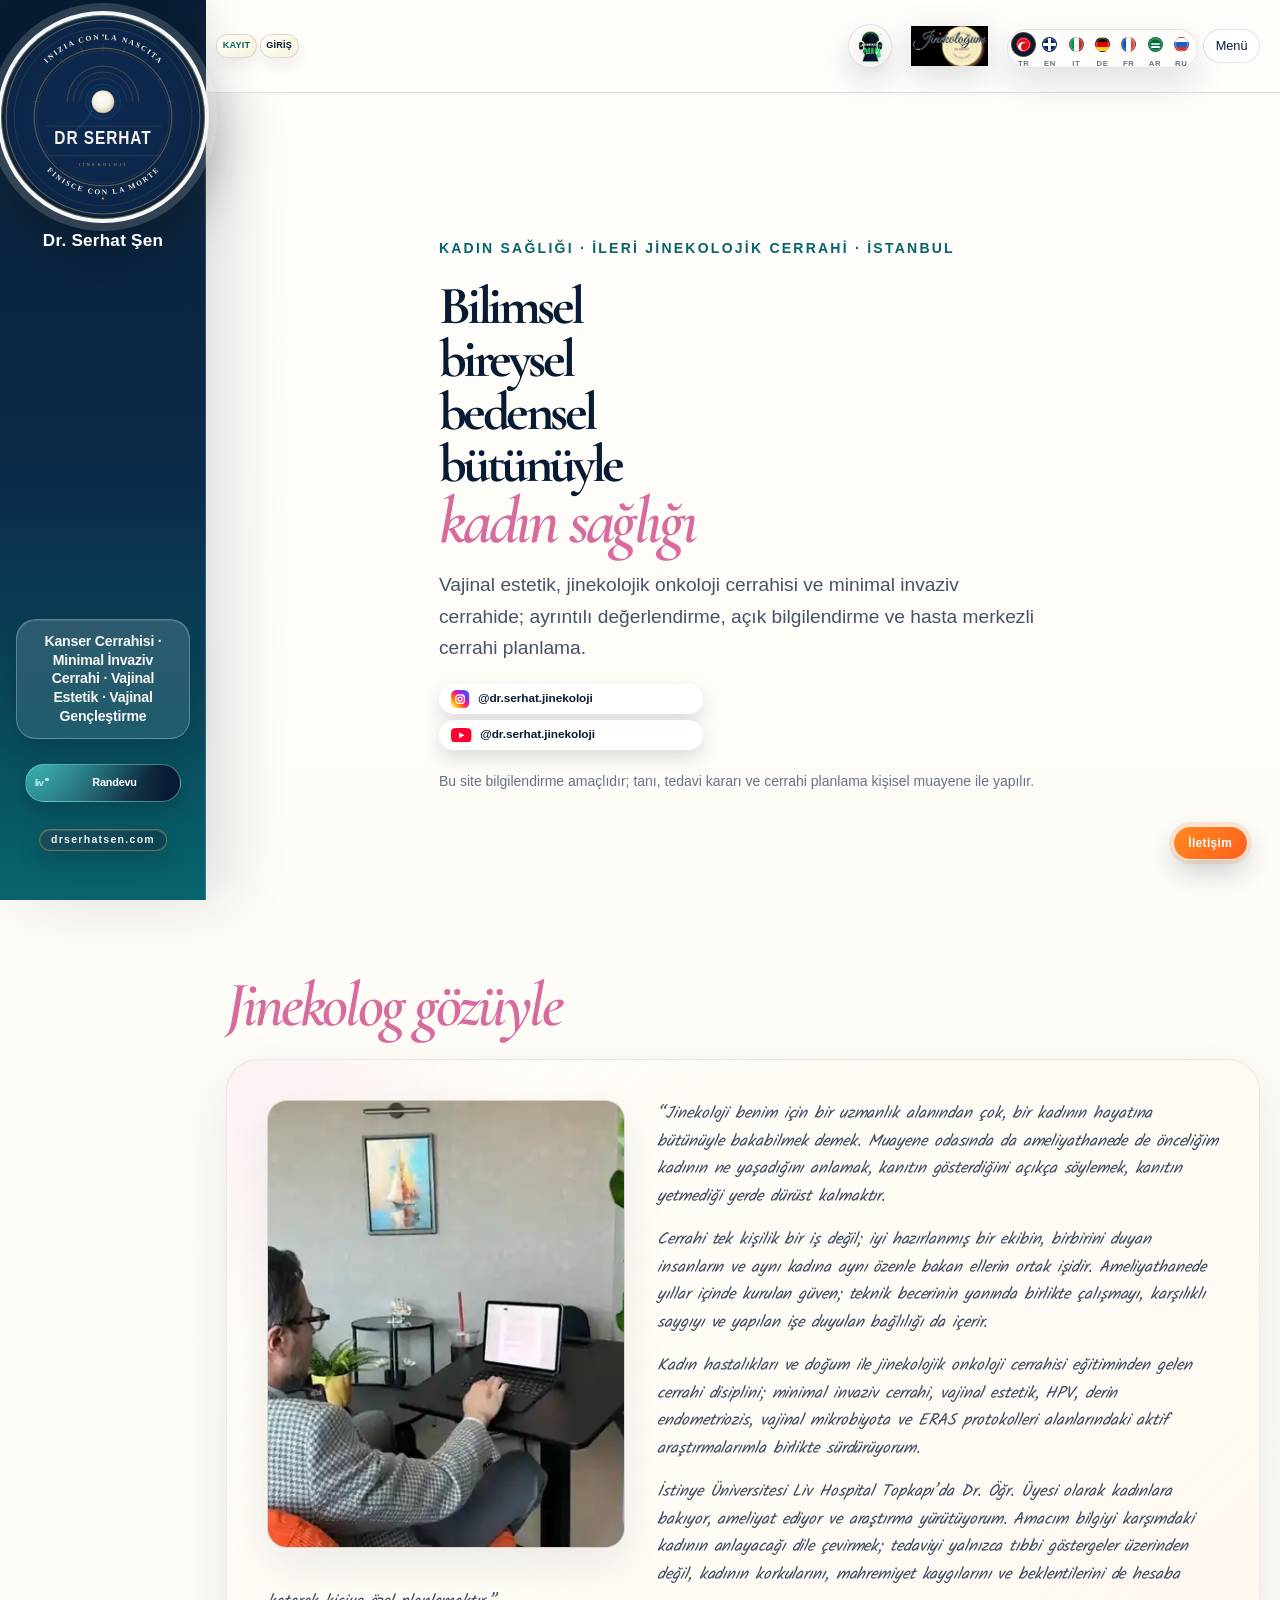
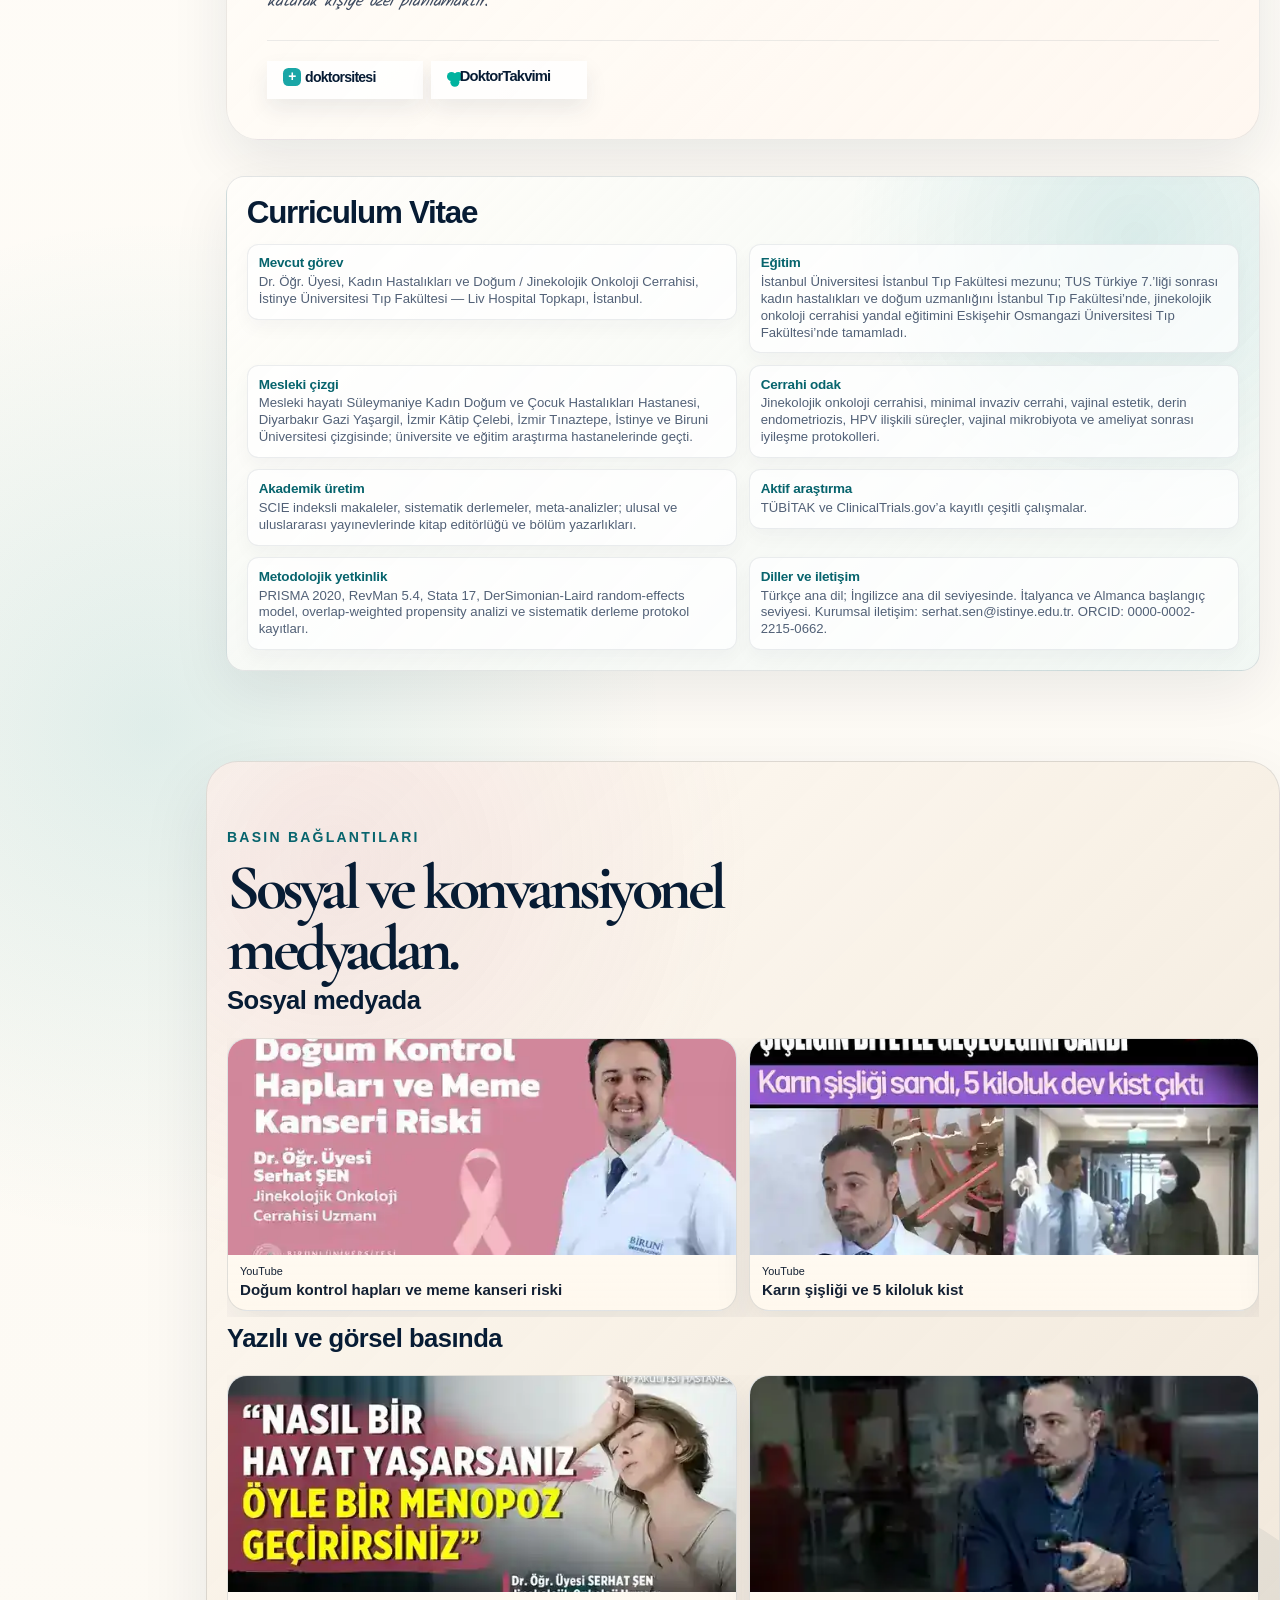
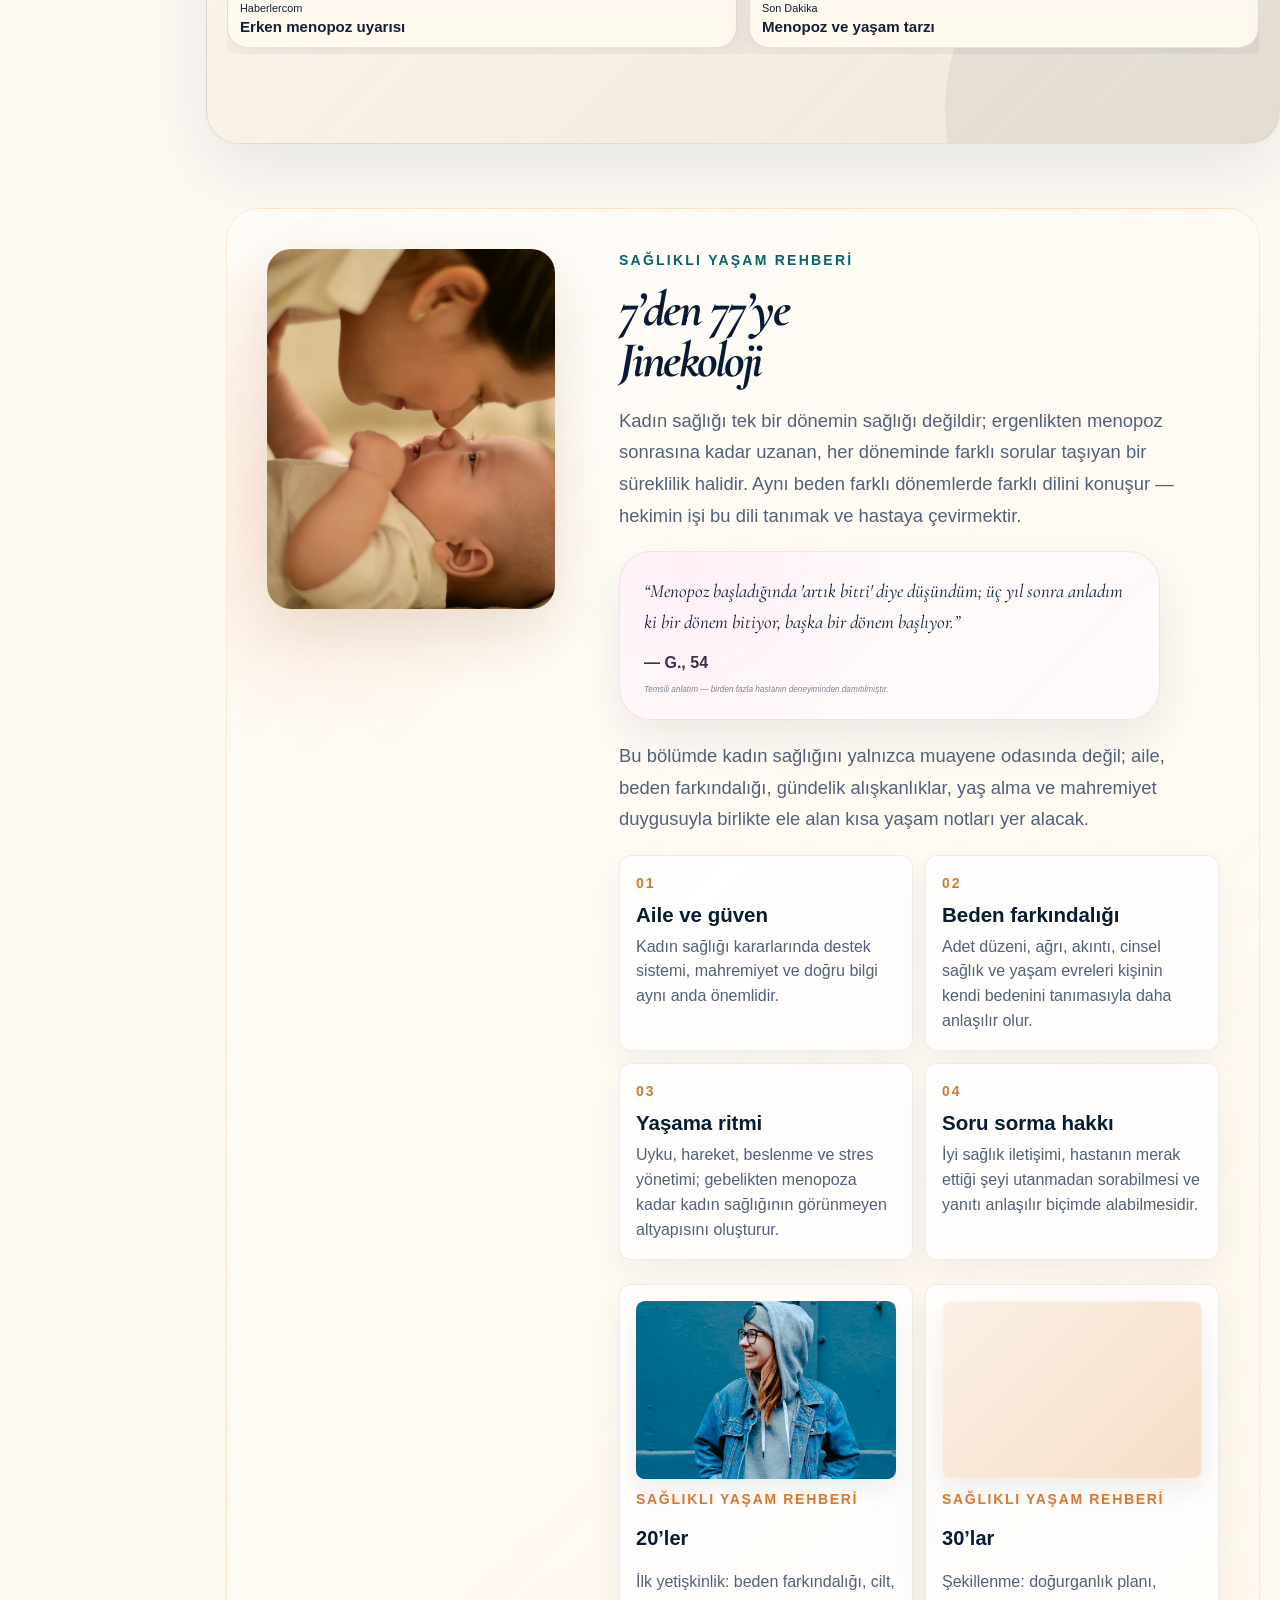
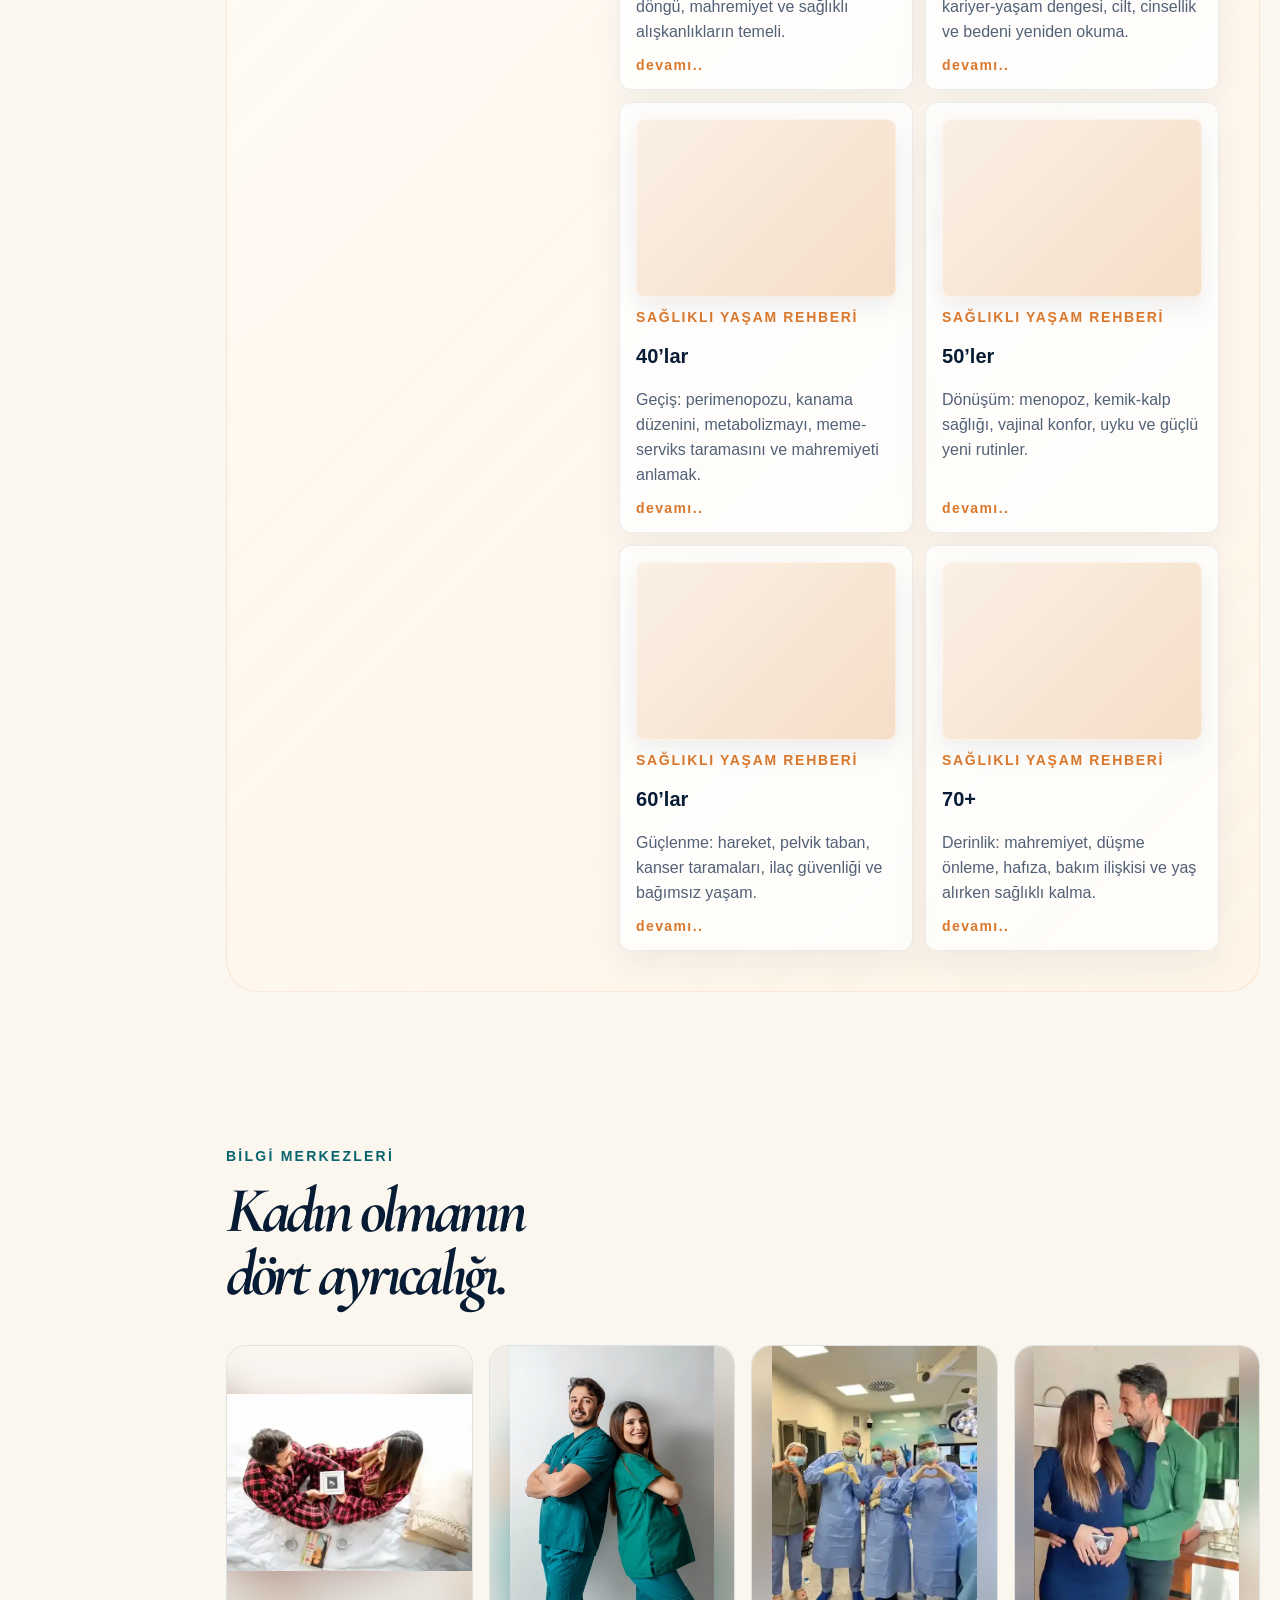
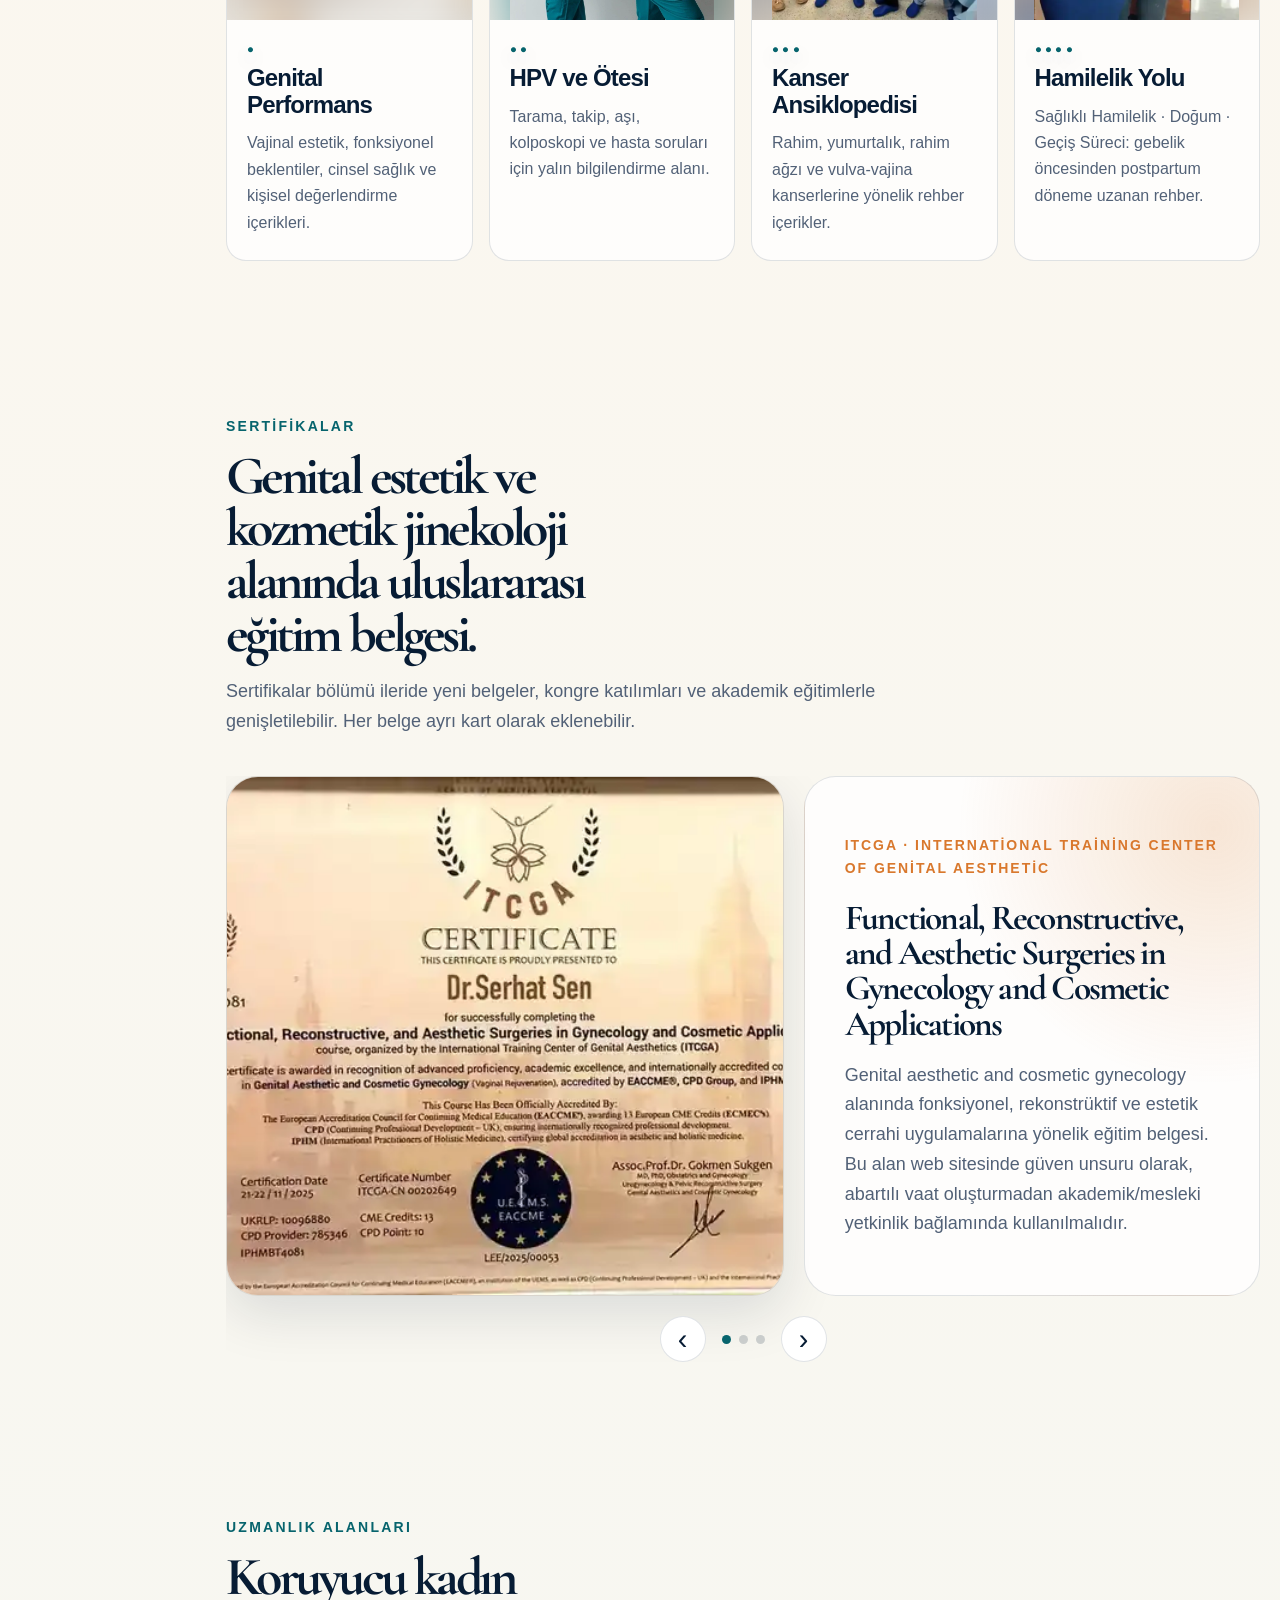
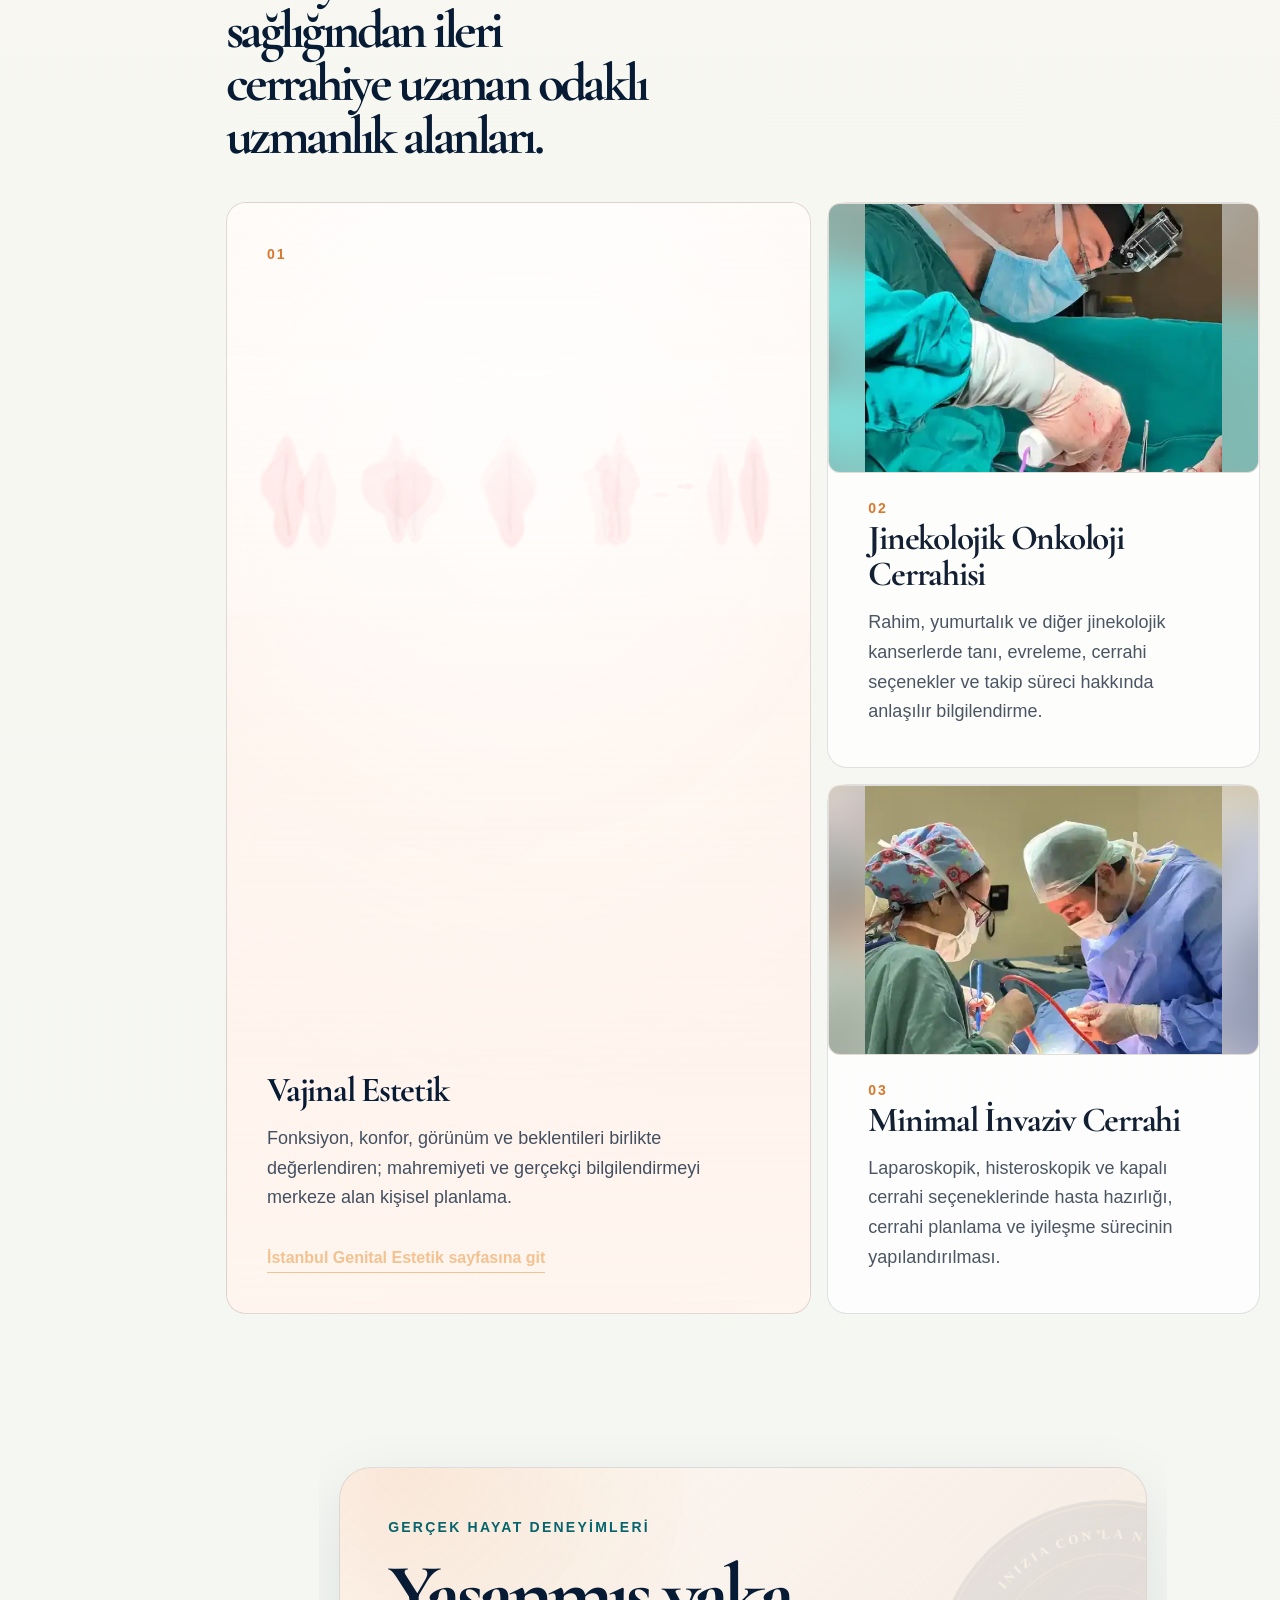
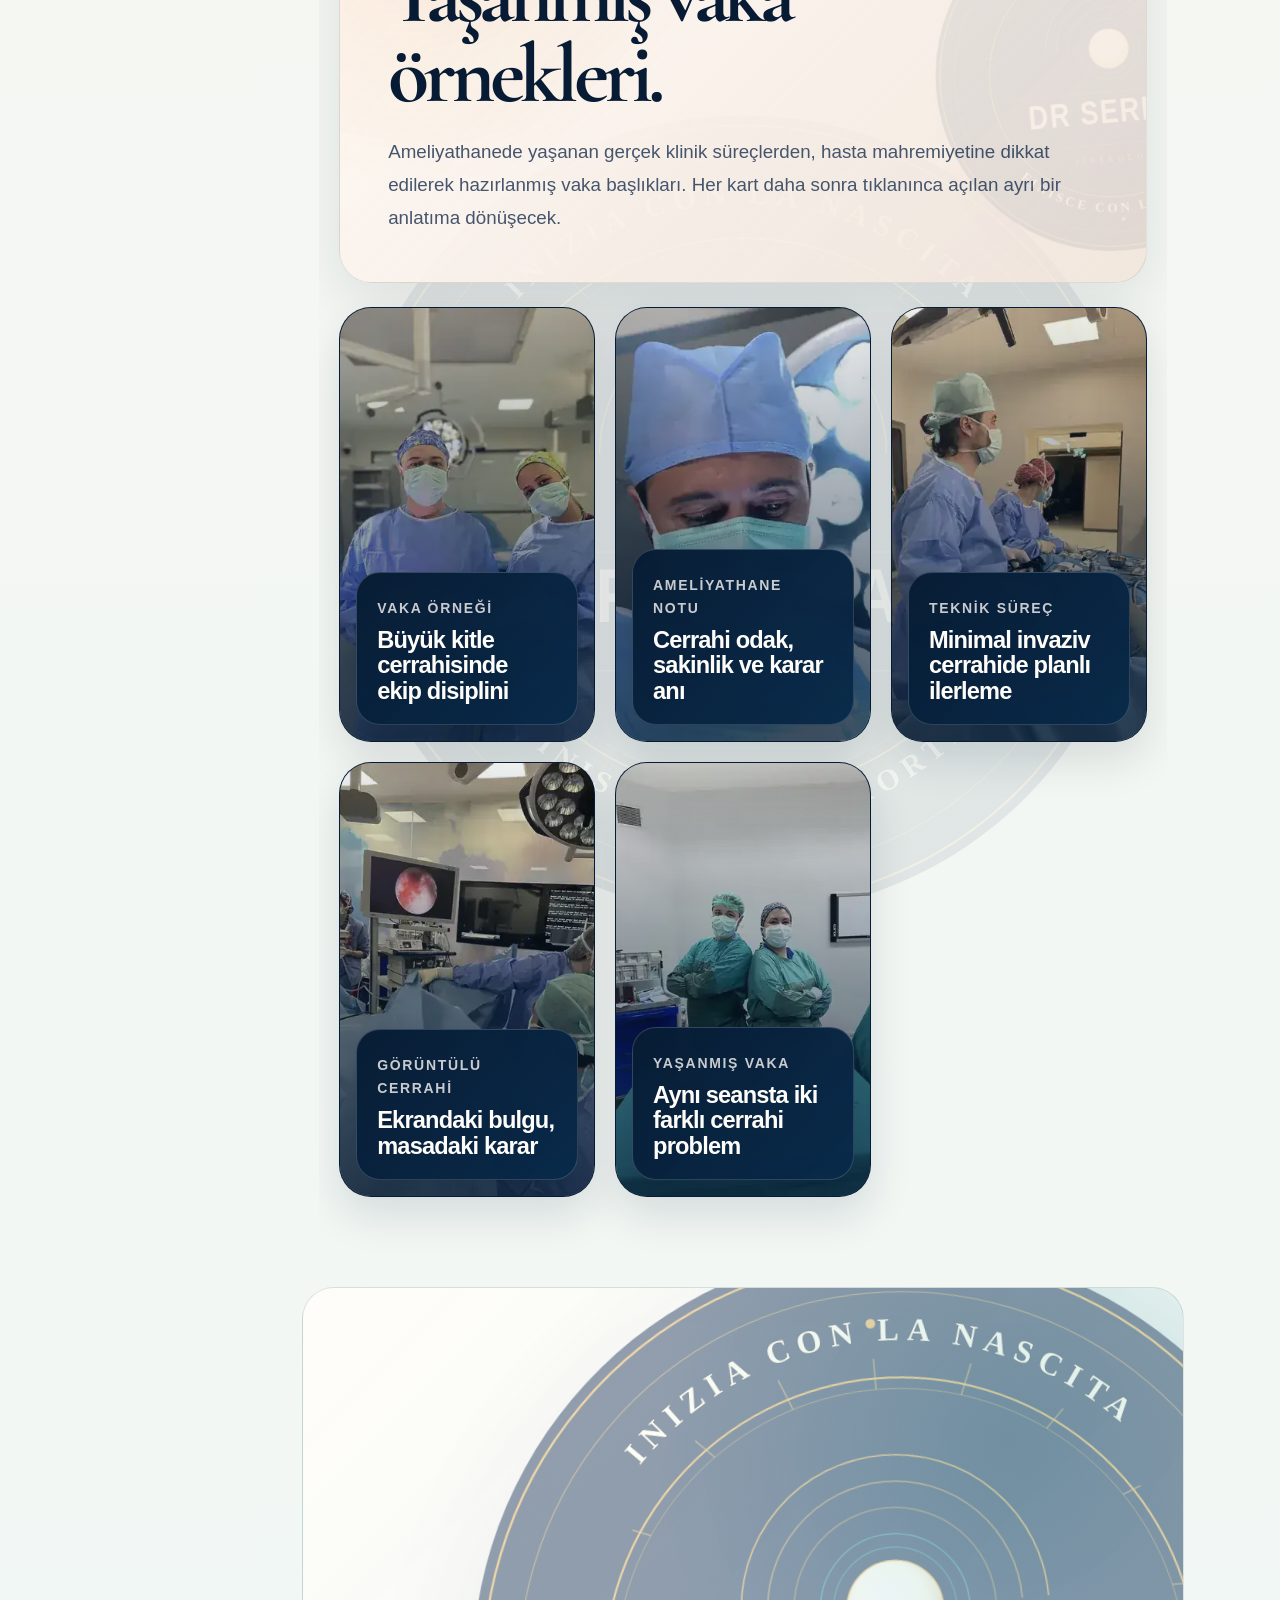
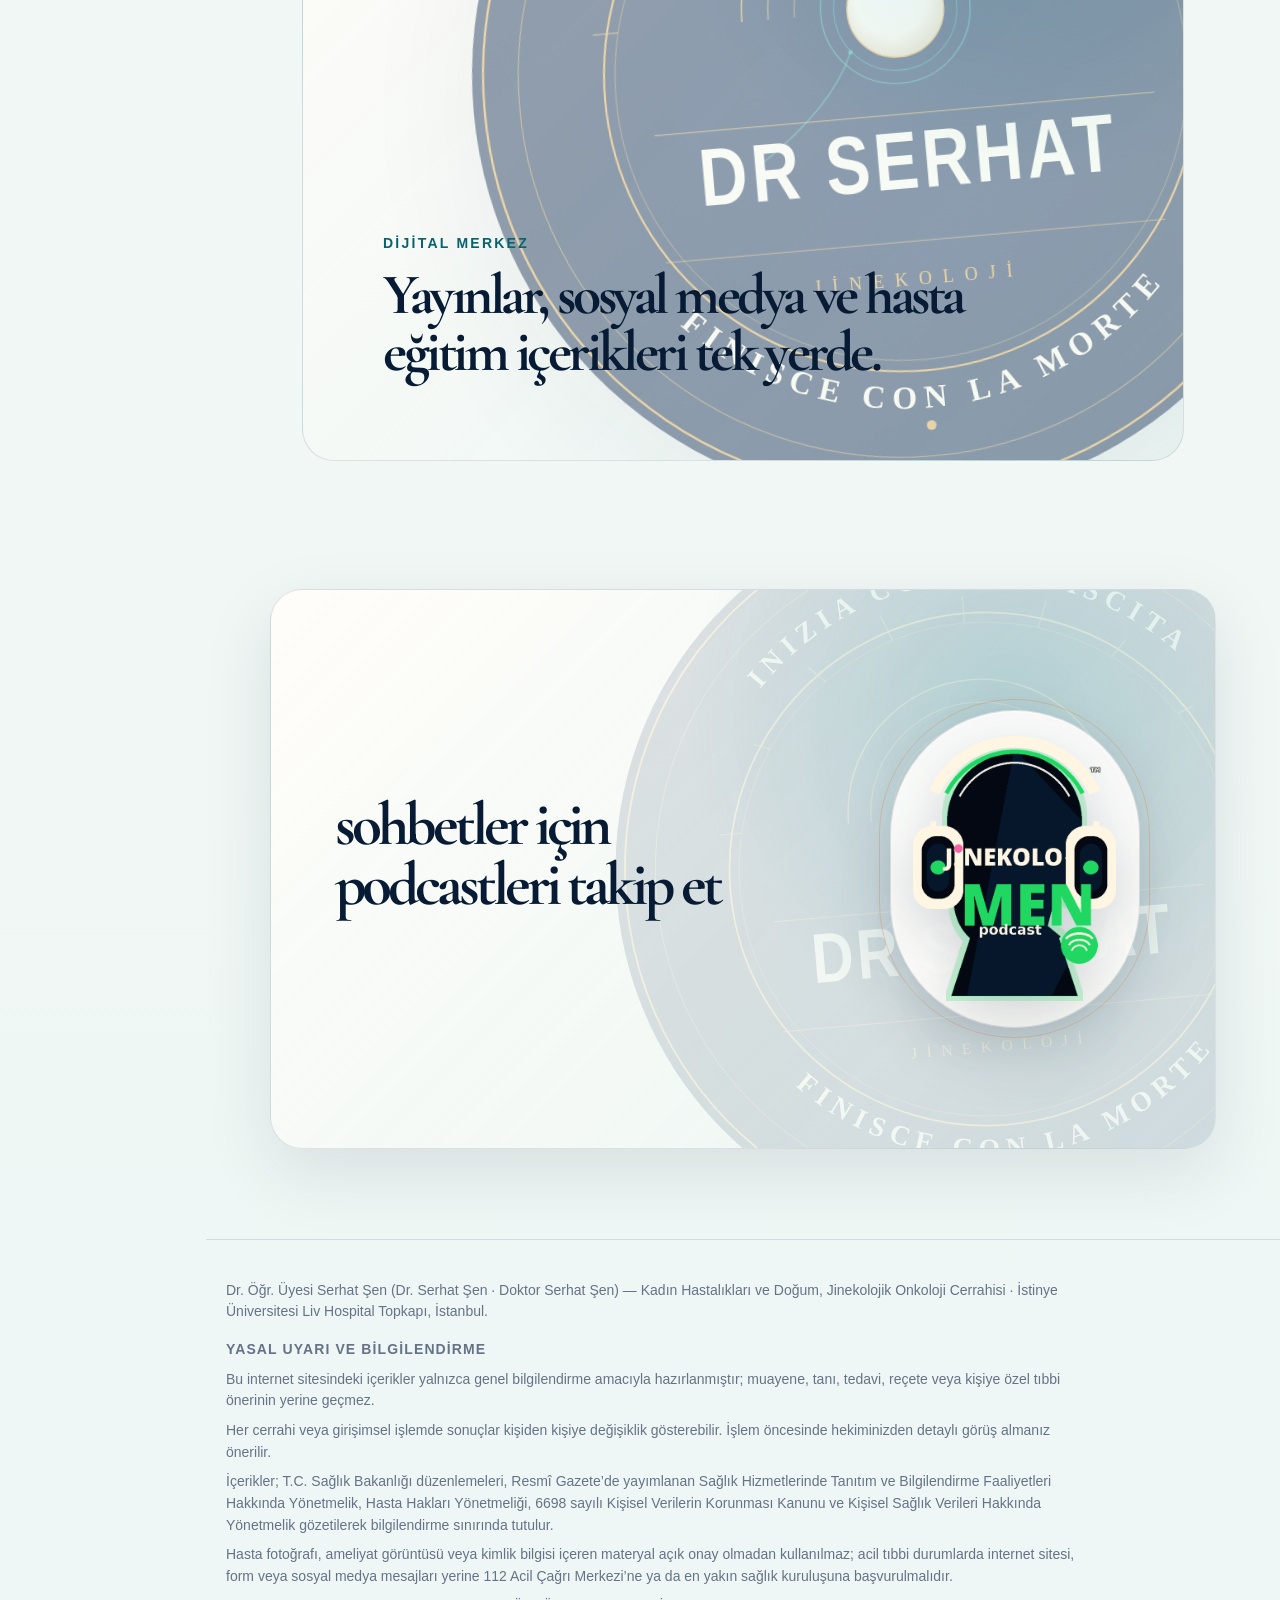
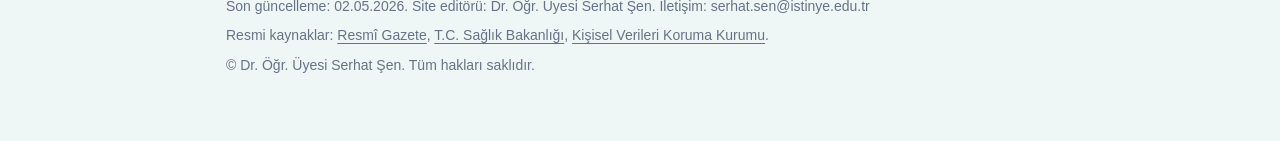
<file: index.html>
<!doctype html>
<html lang="tr" data-theme="light">
  <head>
    <meta charset="UTF-8" />
    <meta name="viewport" content="width=device-width, initial-scale=1.0" />
    <meta name="google-site-verification" content="vEcr1o-k57xt7FjD99-fcjdAjE752jF0wPJjFqrneIQ" />
    <title>Dr. Serhat Şen — Kadın Hastalıkları, Doğum ve Jinekolojik Onkoloji</title>
    <meta
      name="description"
      content="Dr. Öğr. Üyesi Serhat Şen — İstanbul Liv Hospital Topkapı. Jinekolojik onkoloji cerrahisi, minimal invaziv cerrahi, HPV ve kadın sağlığı."
    />
    <meta name="robots" content="index, follow, max-image-preview:large, max-snippet:-1, max-video-preview:-1" />
    <link rel="canonical" href="https://www.drserhatsen.com/" />
    <link rel="icon" href="https://static.wixstatic.com/media/9053c2_b58b2040c59941429138419e865b9305~mv2.png" type="image/png" sizes="512x512" />
    <link rel="shortcut icon" href="https://static.wixstatic.com/media/9053c2_b58b2040c59941429138419e865b9305~mv2.png" type="image/png" sizes="512x512" />
    <link rel="apple-touch-icon" href="https://static.wixstatic.com/media/9053c2_b58b2040c59941429138419e865b9305~mv2.png" sizes="512x512" />
    <meta property="og:type" content="website" />
    <meta property="og:locale" content="tr_TR" />
    <meta property="og:site_name" content="Dr. Serhat Şen" />
    <meta property="og:title" content="Dr. Serhat Şen — Kadın Hastalıkları, Doğum ve Jinekolojik Onkoloji" />
    <meta
      property="og:description"
      content="Dr. Öğr. Üyesi Serhat Şen — İstanbul Liv Hospital Topkapı. Jinekolojik onkoloji cerrahisi, minimal invaziv cerrahi, HPV ve kadın sağlığı."
    />
    <meta property="og:url" content="https://www.drserhatsen.com/" />
    <meta property="og:image" content="https://static.wixstatic.com/media/9053c2_7b58e0fadcbe4d56b91dda669a6a08f8~mv2.png" />
    <meta property="og:image:secure_url" content="https://static.wixstatic.com/media/9053c2_7b58e0fadcbe4d56b91dda669a6a08f8~mv2.png" />
    <meta property="og:image:type" content="image/png" />
    <meta property="og:image:width" content="1200" />
    <meta property="og:image:height" content="630" />
    <meta property="og:image:alt" content="Dr. Serhat Şen — kadın sağlığı ve jinekolojik onkoloji" />
    <meta name="twitter:card" content="summary_large_image" />
    <meta name="twitter:url" content="https://www.drserhatsen.com/" />
    <meta name="twitter:title" content="Dr. Serhat Şen — Kadın Hastalıkları, Doğum ve Jinekolojik Onkoloji" />
    <meta
      name="twitter:description"
      content="Dr. Öğr. Üyesi Serhat Şen — İstanbul Liv Hospital Topkapı. Jinekolojik onkoloji cerrahisi, minimal invaziv cerrahi, HPV ve kadın sağlığı."
    />
    <meta name="twitter:image" content="https://static.wixstatic.com/media/9053c2_7b58e0fadcbe4d56b91dda669a6a08f8~mv2.png" />
    <script type="application/ld+json">
      {
        "@context": "https://schema.org",
        "@graph": [
          {
            "@type": ["Person", "Physician"],
            "@id": "https://www.drserhatsen.com/#dr-serhat-sen",
            "name": "Dr. Öğr. Üyesi Serhat Şen",
            "alternateName": [
              "Dr. Serhat Şen",
              "Dr Serhat Şen",
              "Doktor Serhat Şen",
              "Serhat Şen"
            ],
            "honorificPrefix": "Dr. Öğr. Üyesi",
            "jobTitle": "Kadın Hastalıkları ve Doğum Uzmanı, Jinekolojik Onkoloji Cerrahisi Uzmanı",
            "description": "Dr. Öğr. Üyesi Serhat Şen — İstanbul Liv Hospital Topkapı. Jinekolojik onkoloji cerrahisi, minimal invaziv cerrahi, HPV ve kadın sağlığı.",
            "url": "https://www.drserhatsen.com/",
            "image": "https://www.drserhatsen.com/assets/dr-serhat-portrait.webp",
            "email": "serhat.sen@istinye.edu.tr",
            "medicalSpecialty": ["Gynecologic", "Obstetric", "Oncologic"],
            "knowsLanguage": ["tr", "en", "it"],
            "sameAs": [
              "https://orcid.org/0000-0002-2215-0662",
              "https://www.youtube.com/@dr.serhat.jinekoloji",
              "https://www.instagram.com/dr.serhat.jinekoloji/",
              "https://www.livhospital.com/dr-ogr-uyesi-serhat-sen",
              "https://www.livhospital.com/en/asst-prof-md-serhat-sen",
              "https://www.intechopen.com/profiles/1329983",
              "https://biravesis.biruni.edu.tr/serhat.sen/egitim"
            ],
            "workLocation": {
              "@id": "https://www.drserhatsen.com/#medical-practice"
            },
            "affiliation": {
              "@type": "Hospital",
              "name": "İstinye Üniversitesi Liv Hospital Topkapı",
              "url": "https://www.livhospital.com/dr-ogr-uyesi-serhat-sen",
              "address": {
                "@type": "PostalAddress",
                "addressLocality": "İstanbul",
                "addressCountry": "TR"
              }
            }
          },
          {
            "@type": ["MedicalBusiness", "Physician"],
            "@id": "https://www.drserhatsen.com/#medical-practice",
            "name": "Dr. Öğr. Üyesi Serhat Şen — Kadın Hastalıkları ve Doğum, Jinekolojik Onkoloji Cerrahisi",
            "alternateName": ["Dr. Serhat Şen", "Doktor Serhat Şen"],
            "url": "https://www.drserhatsen.com/",
            "image": "https://www.drserhatsen.com/assets/dr-serhat-portrait.webp",
            "telephone": "+905301140382",
            "medicalSpecialty": ["Gynecologic", "Obstetric", "Oncologic"],
            "address": {
              "@type": "PostalAddress",
              "addressLocality": "İstanbul",
              "addressCountry": "TR"
            },
            "areaServed": {
              "@type": "City",
              "name": "İstanbul"
            },
            "founder": {
              "@id": "https://www.drserhatsen.com/#dr-serhat-sen"
            },
            "hospitalAffiliation": {
              "@type": "Hospital",
              "name": "İstinye Üniversitesi Liv Hospital Topkapı",
              "url": "https://www.livhospital.com/dr-ogr-uyesi-serhat-sen"
            }
          },
          {
            "@type": "WebSite",
            "@id": "https://www.drserhatsen.com/#website",
            "url": "https://www.drserhatsen.com/",
            "name": "Dr. Serhat Şen",
            "alternateName": ["Doktor Serhat Şen", "Dr Serhat Şen"],
            "inLanguage": "tr-TR",
            "about": { "@id": "https://www.drserhatsen.com/#dr-serhat-sen" },
            "publisher": { "@id": "https://www.drserhatsen.com/#dr-serhat-sen" }
          }
        ]
      }
    </script>
    <link rel="preconnect" href="https://api.fontshare.com" />
    <link rel="preconnect" href="https://fonts.googleapis.com" />
    <link rel="preconnect" href="https://fonts.gstatic.com" crossorigin />
    <link rel="stylesheet" href="styles.css" />
    <link
      rel="stylesheet"
      href="https://api.fontshare.com/v2/css?f[]=satoshi@400,500,700,900&display=swap"
      media="print"
      onload="this.media='all'"
    />
    <link
      rel="stylesheet"
      href="https://fonts.googleapis.com/css2?family=Cormorant+Garamond:ital,wght@0,500;0,600;0,700;1,500;1,600;1,700&family=Kalam:wght@400;700&family=Noto+Sans+Arabic:wght@400..800&display=swap"
      media="print"
      onload="this.media='all'"
    />
    <noscript>
      <link rel="stylesheet" href="https://api.fontshare.com/v2/css?f[]=satoshi@400,500,700,900&display=swap" />
      <link rel="stylesheet" href="https://fonts.googleapis.com/css2?family=Cormorant+Garamond:ital,wght@0,500;0,600;0,700;1,500;1,600;1,700&family=Kalam:wght@400;700&family=Noto+Sans+Arabic:wght@400..800&display=swap" />
    </noscript>
  </head>
  <body class="is-page-mode">
    <svg class="svg-defs" aria-hidden="true" focusable="false">
      <symbol id="dr-serhat-seal" viewBox="0 0 160 160">
        <defs>
          <path id="seal-text-path-symbol" d="M80,80 m-62,0 a62,62 0 1,1 124,0 a62,62 0 1,1 -124,0" />
          <radialGradient id="ovum-gradient" cx="50%" cy="44%" r="58%">
            <stop offset="0%" stop-color="#fffdf9" />
            <stop offset="58%" stop-color="#e9f4f2" />
            <stop offset="100%" stop-color="#9fd7d5" />
          </radialGradient>
        </defs>
        <circle class="seal-coin-edge" cx="80" cy="80" r="76" />
        <circle class="seal-coin-line" cx="80" cy="80" r="64" />
        <text class="seal-ring">
          <textPath href="#seal-text-path-symbol" startOffset="50%" text-anchor="middle">
            INIZIA CON LA NASCITA · FINISCE CON LA MORTE ·
          </textPath>
        </text>
        <g class="seal-symbol">
          <ellipse class="seal-ovum" cx="80" cy="65" rx="28" ry="34" />
          <path class="seal-sperm" d="M34 105c20-27 41-38 65-33 10 2 18 7 27 16" />
          <path class="seal-sperm-tail" d="M35 105c15 4 28 2 39-7" />
          <circle class="seal-sperm-head" cx="104" cy="75" r="3.2" />
        </g>
        <text class="seal-center" x="80" y="122" text-anchor="middle">Dr. Serhat</text>
      </symbol>
    </svg>
    <a class="skip-link" href="#main">İçeriğe geç</a>
    <header class="site-header" data-header>
      <nav class="nav-shell" aria-label="Ana navigasyon">
        <div class="brand" aria-label="Dr. Serhat Şen ana sayfa">
          <a class="brand-home" href="#home" aria-label="Dr. Serhat Şen ana sayfa">
            <img class="brand-seal brand-seal-invert" src="assets/serhat-art-deco-logo.svg" alt="Dr. Serhat Art Deco dairesel logo" />
            <span>
              <strong>Dr. Serhat Şen</strong>
            </span>
          </a>
          <div class="brand-service-panel" aria-label="Odak alanları">
            <strong data-brand-service-text>Kanser Cerrahisi · Minimal İnvaziv Cerrahi · Vajinal Estetik · Vajinal Gençleştirme</strong>
          </div>
          <a class="button button-primary liv-appointment-button brand-appointment" href="https://www.livhospital.com/dr-ogr-uyesi-serhat-sen" target="_blank" rel="noopener noreferrer" data-hero-photo-appointment aria-label="Liv Hospital üzerinden randevu al">
            <span class="liv-mini-logo" aria-hidden="true">liv</span>
            <span class="appointment-label">Randevu Al</span>
          </a>
          <span class="brand-url">drserhatsen.com</span>
        </div>
        <div class="nav-utility-row" aria-label="Hızlı bağlantılar, kayıt girişi, dil ve menü">
          <div class="nav-auth-gate" data-nav-auth-gate aria-label="Jinekologum kayıt ve giriş">
            <a class="nav-auth-link nav-auth-register" href="#jinekologum" data-nav-register>Kayıt</a>
            <a class="nav-auth-link nav-auth-login" href="#jinekologum" data-nav-login>Giriş Yap</a>
          </div>
          <a class="podcast-nav-link" href="https://open.spotify.com/show/4AQeA7YTKETfPQTuz5mc5h" target="_blank" rel="noopener noreferrer" aria-label="Jinekoloman Spotify podcast profilini yeni sekmede aç" title="Jinekoloman Spotify">
            <img src="assets/jinekolo-men-final-logo.png" alt="Jinekoloman podcast logosu" width="601" height="783" loading="eager" decoding="async" />
          </a>
          <a class="jinekologum-nav-link" href="#jinekologum" data-jinekologum-nav-link aria-label="Jinekologum hasta alanını aç" title="Jinekologum">
            <img class="jinekologum-nav-logo" src="assets/jinekologum-logo-45j-transparent.png" alt="" width="1100" height="469" loading="eager" decoding="async" aria-hidden="true" />
            <span class="sr-only" data-jinekologum-nav-text>Jinekologum</span>
          </a>
          <div class="language-dock" aria-label="Dil seçenekleri">
            <button class="language-option is-active" type="button" data-lang-switch="tr" data-greeting="Merhaba" aria-label="Türkçe sürüm">
              <span class="flag flag-tr" aria-hidden="true"></span>
              <span class="lang-code">TR</span>
            </button>
            <button class="language-option" type="button" data-lang-switch="en" data-greeting="Hello" aria-label="English version">
              <span class="flag flag-gb" aria-hidden="true"></span>
              <span class="lang-code">EN</span>
            </button>
            <button class="language-option" type="button" data-lang-switch="it" data-greeting="Ciao" aria-label="Versione italiana">
              <span class="flag flag-it" aria-hidden="true"></span>
              <span class="lang-code">IT</span>
            </button>
            <button class="language-option" type="button" data-lang-switch="de" data-greeting="Hallo" aria-label="Deutsche Version">
              <span class="flag flag-de" aria-hidden="true"></span>
              <span class="lang-code">DE</span>
            </button>
            <button class="language-option" type="button" data-lang-switch="fr" data-greeting="Bonjour" aria-label="Version française">
              <span class="flag flag-fr" aria-hidden="true"></span>
              <span class="lang-code">FR</span>
            </button>
            <button class="language-option" type="button" data-lang-switch="ar" data-greeting="مرحباً" aria-label="النسخة العربية">
              <span class="flag flag-sa" aria-hidden="true"></span>
              <span class="lang-code">AR</span>
            </button>
            <button class="language-option" type="button" data-lang-switch="ru" data-greeting="Здравствуйте" aria-label="Русская версия">
              <span class="flag flag-ru" aria-hidden="true"></span>
              <span class="lang-code">RU</span>
            </button>
          </div>
          <button class="menu-toggle" type="button" aria-expanded="false" aria-controls="site-menu">
            Menü
          </button>
        </div>
        <div class="nav-links" id="site-menu">
          <a class="nav-home" href="#home">Ana Sayfa</a>
          <a class="nav-about" href="#doctor-profile">Hakkında</a>
          <a class="nav-jinekologum" href="#jinekologum">Jinekologum</a>
          <a href="#genital-performans">Genital Performans</a>
          <a href="#hpv">Hpv ve Ötesi</a>
          <a href="#kanser-ansiklopedisi">Kanser Ansiklopedisi</a>
          <a href="#saglikli-hamilelik">Hamilelik Yolu</a>
          <a href="#yasam-rehberi">7’den 77’ye Jinekoloji</a>
          <a href="#basinda">Videolar ve Basın</a>
          <a href="#feedback">Feedback</a>
        </div>
      </nav>
    </header>

    <main id="main">
      <section class="hero hero-no-card" id="top" aria-labelledby="hero-title">
        <div class="hero-copy">
          <p class="eyebrow">Kadın sağlığı · ileri jinekolojik cerrahi · İstanbul</p>
          <h1 id="hero-title">
            <span>Bilimsel</span>
            <span>bireysel</span>
            <span>bedensel</span>
            <span>bütünüyle</span>
            <span class="hero-title-accent">kadın sağlığı</span>
          </h1>
          <p class="hero-lede">
            Vajinal estetik, jinekolojik onkoloji cerrahisi ve minimal invaziv cerrahide;
            ayrıntılı değerlendirme, açık bilgilendirme ve hasta merkezli cerrahi planlama.
          </p>
          <div class="trust-strip trust-strip-uniform" aria-label="Hızlı bağlantılar">
            <a class="brand-chip brand-chip-instagram brand-chip-handle" href="https://www.instagram.com/dr.serhat.jinekoloji/" target="_blank" rel="noopener noreferrer" aria-label="Instagram profilini aç" title="Instagram">
              <svg class="media-logo-icon" viewBox="0 0 64 64" aria-hidden="true" focusable="false">
                <defs>
                  <linearGradient id="instagramGradient" x1="8" x2="56" y1="56" y2="8" gradientUnits="userSpaceOnUse">
                    <stop stop-color="#FEDA75" />
                    <stop offset="0.28" stop-color="#FA7E1E" />
                    <stop offset="0.52" stop-color="#D62976" />
                    <stop offset="0.74" stop-color="#962FBF" />
                    <stop offset="1" stop-color="#4F5BD5" />
                  </linearGradient>
                </defs>
                <rect width="64" height="64" rx="18" fill="url(#instagramGradient)" />
                <rect x="17" y="17" width="30" height="30" rx="10" fill="none" stroke="white" stroke-width="4.2" />
                <circle cx="32" cy="32" r="7.2" fill="none" stroke="white" stroke-width="4.2" />
                <circle cx="43" cy="21.5" r="2.8" fill="white" />
              </svg>
              <span class="brand-chip-label">@dr.serhat.jinekoloji</span>
            </a>
            <a class="brand-chip brand-chip-youtube brand-chip-handle" href="https://www.youtube.com/@dr.serhat.jinekoloji" target="_blank" rel="noopener noreferrer" aria-label="YouTube kanalını aç" title="YouTube">
              <svg class="media-logo-icon media-logo-icon-youtube" viewBox="0 0 64 45" aria-hidden="true" focusable="false">
                <path d="M62.7 7.1a8 8 0 0 0-5.6-5.7C52.2 0 32 0 32 0S11.8 0 6.9 1.4A8 8 0 0 0 1.3 7.1C0 12.1 0 22.5 0 22.5s0 10.4 1.3 15.4a8 8 0 0 0 5.6 5.7C11.8 45 32 45 32 45s20.2 0 25.1-1.4a8 8 0 0 0 5.6-5.7C64 32.9 64 22.5 64 22.5S64 12.1 62.7 7.1Z" fill="#ff0033" />
                <path d="M25.5 32.1V12.9l16.7 9.6-16.7 9.6Z" fill="white" />
              </svg>
              <span class="brand-chip-label">@dr.serhat.jinekoloji</span>
            </a>
          </div>
          <p class="compliance-note">
            Bu site bilgilendirme amaçlıdır; tanı, tedavi kararı ve cerrahi planlama kişisel muayene ile yapılır.
          </p>
        </div>
      </section>

      <section class="section about" id="hakkinda" aria-labelledby="about-title">
        <div class="about-grid">
          <h2 id="about-title">Jinekolog gözüyle</h2>
          <div class="about-letter">
            <figure class="about-photo" style="--photo-bg: url('assets/dr-serhat-working.webp')">
              <img src="assets/dr-serhat-working.webp" alt="Dr. Serhat Şen çalışma ortamında hasta eğitim içeriği hazırlarken" />
            </figure>
            <div class="prose about-letter-copy">
              <p>
                “Jinekoloji benim için bir uzmanlık alanından çok, bir kadının hayatına bütünüyle bakabilmek demek.
                Muayene odasında da ameliyathanede de önceliğim kadının ne yaşadığını anlamak, kanıtın gösterdiğini
                açıkça söylemek, kanıtın yetmediği yerde dürüst kalmaktır.
              </p>
              <p>
                Cerrahi tek kişilik bir iş değil; iyi hazırlanmış bir ekibin, birbirini duyan insanların ve aynı kadına
                aynı özenle bakan ellerin ortak işidir. Ameliyathanede yıllar içinde kurulan güven; teknik becerinin
                yanında birlikte çalışmayı, karşılıklı saygıyı ve yapılan işe duyulan bağlılığı da içerir.
              </p>
              <p>
                Kadın hastalıkları ve doğum ile jinekolojik onkoloji cerrahisi eğitiminden gelen cerrahi disiplini;
                minimal invaziv cerrahi, vajinal estetik, HPV, derin endometriozis, vajinal mikrobiyota ve ERAS
                protokolleri alanlarındaki aktif araştırmalarımla birlikte sürdürüyorum.
              </p>
              <p>
                İstinye Üniversitesi Liv Hospital Topkapı’da Dr. Öğr. Üyesi olarak kadınlara bakıyor, ameliyat ediyor
                ve araştırma yürütüyorum. Amacım bilgiyi karşımdaki kadının anlayacağı dile çevirmek; tedaviyi yalnızca
                tıbbi göstergeler üzerinden değil, kadının korkularını, mahremiyet kaygılarını ve beklentilerini de
                hesaba katarak kişiye özel planlamaktır.”
              </p>
            </div>
            <div class="about-platform-links" aria-label="Doktor platform bağlantıları">
              <a class="brand-chip brand-chip-doktorsitesi brand-chip-logo-only" href="https://www.doktorsitesi.com/serhat-sen/kadin-hastaliklari-ve-dogum/istanbul" target="_blank" rel="noopener noreferrer" aria-label="Doktorsitesi profilini aç" title="Doktorsitesi">
                <span class="ds-logo" aria-hidden="true">Doktorsitesi</span>
                <span class="sr-only">Doktorsitesi</span>
              </a>
              <a class="brand-chip brand-chip-doktortakvimi brand-chip-logo-only" href="https://www.doktortakvimi.com/serhat-sen/kadin-hastaliklari-ve-dogum-jinekolojik-onkoloji-cerrahisi/istanbul" target="_blank" rel="noopener noreferrer" aria-label="DoktorTakvimi profilini aç" title="DoktorTakvimi">
                <span class="dt-logo" aria-hidden="true">DoktorTakvimi</span>
                <span class="sr-only">DoktorTakvimi</span>
              </a>
            </div>
          </div>
          <div class="cv-block" aria-label="Curriculum Vitae özeti">
            <h3>Curriculum Vitae</h3>
            <div class="cv-grid">
              <article class="cv-item">
                <span>Mevcut görev</span>
                <p>Dr. Öğr. Üyesi, Kadın Hastalıkları ve Doğum / Jinekolojik Onkoloji Cerrahisi, İstinye Üniversitesi Tıp Fakültesi — Liv Hospital Topkapı, İstanbul.</p>
              </article>
              <article class="cv-item">
                <span>Eğitim</span>
                <p>İstanbul Üniversitesi İstanbul Tıp Fakültesi mezunu; TUS Türkiye 7.’liği sonrası kadın hastalıkları ve doğum uzmanlığını İstanbul Tıp Fakültesi’nde, jinekolojik onkoloji cerrahisi yandal eğitimini Eskişehir Osmangazi Üniversitesi Tıp Fakültesi’nde tamamladı.</p>
              </article>
              <article class="cv-item">
                <span>Mesleki çizgi</span>
                <p>Mesleki hayatı Süleymaniye Kadın Doğum ve Çocuk Hastalıkları Hastanesi, Diyarbakır Gazi Yaşargil, İzmir Kâtip Çelebi, İzmir Tınaztepe, İstinye ve Biruni Üniversitesi çizgisinde; üniversite ve eğitim araştırma hastanelerinde geçti.</p>
              </article>
              <article class="cv-item">
                <span>Cerrahi odak</span>
                <p>Jinekolojik onkoloji cerrahisi, minimal invaziv cerrahi, vajinal estetik, derin endometriozis, HPV ilişkili süreçler, vajinal mikrobiyota ve ameliyat sonrası iyileşme protokolleri.</p>
              </article>
              <article class="cv-item">
                <span>Akademik üretim</span>
                <p>SCIE indeksli makaleler, sistematik derlemeler, meta-analizler; ulusal ve uluslararası yayınevlerinde kitap editörlüğü ve bölüm yazarlıkları.</p>
              </article>
              <article class="cv-item">
                <span>Aktif araştırma</span>
                <p>TÜBİTAK ve ClinicalTrials.gov’a kayıtlı çeşitli çalışmalar.</p>
              </article>
              <article class="cv-item">
                <span>Metodolojik yetkinlik</span>
                <p>PRISMA 2020, RevMan 5.4, Stata 17, DerSimonian-Laird random-effects model, overlap-weighted propensity analizi ve sistematik derleme protokol kayıtları.</p>
              </article>
              <article class="cv-item">
                <span>Diller ve iletişim</span>
                <p>Türkçe ana dil; İngilizce ana dil seviyesinde. İtalyanca ve Almanca başlangıç seviyesi. Kurumsal iletişim: serhat.sen@istinye.edu.tr. ORCID: 0000-0002-2215-0662.</p>
              </article>
            </div>
          </div>
        </div>
      </section>

      <section class="section topic-hub" id="topics" aria-labelledby="topics-title">
        <div class="section-heading">
          <p class="section-kicker">Bilgi Merkezleri</p>
          <h2 id="topics-title">Kadın olmanın dört ayrıcalığı.</h2>
        </div>
        <div class="topic-grid">
          <article id="genital-performans" data-topic-route="genital-performans" role="link" tabindex="0" aria-label="Genital Performans sayfasını aç">
            <figure class="topic-photo" style="--photo-bg: url('assets/user-performans-pijamali.webp')">
              <img src="assets/user-performans-pijamali.webp" alt="Genital performans ve mahremiyet teması için pijamalı fotoğraf" />
            </figure>
            <span class="topic-dot-rank topic-dot-rank-1" aria-label="1. kart">•</span>
            <h3>Genital Performans</h3>
            <p>Vajinal estetik, fonksiyonel beklentiler, cinsel sağlık ve kişisel değerlendirme içerikleri.</p>
          </article>
          <article id="hpv" data-topic-route="hpv" role="link" tabindex="0" aria-label="Hpv ve Ötesi sayfasını aç">
            <figure class="topic-photo" style="--photo-bg: url('assets/user-hpv-kolposkopi.webp')">
              <img src="assets/user-hpv-kolposkopi.webp" alt="HPV ve kolposkopi bilgilendirmesi için klinik kolposkopi fotoğrafı" />
            </figure>
            <span class="topic-dot-rank topic-dot-rank-2" aria-label="2. kart">••</span>
            <h3>Hpv ve Ötesi</h3>
            <p>Tarama, takip, aşı, kolposkopi ve hasta soruları için yalın bilgilendirme alanı.</p>
          </article>
          <article id="kanser-ansiklopedisi" data-topic-route="kanser-ansiklopedisi" role="link" tabindex="0" aria-label="Kanser Ansiklopedisi sayfasını aç">
            <figure class="topic-photo" style="--photo-bg: url('assets/surgical-team-heart.webp')">
              <img src="assets/surgical-team-heart.webp" alt="Cerrahi ekip çalışması ve ameliyathane deneyimi" />
            </figure>
            <span class="topic-dot-rank topic-dot-rank-3" aria-label="3. kart">•••</span>
            <h3>Kanser Ansiklopedisi</h3>
            <p>Rahim, yumurtalık, rahim ağzı ve vulva-vajina kanserlerine yönelik rehber içerikler.</p>
          </article>
          <article id="saglikli-hamilelik" data-topic-route="saglikli-hamilelik" role="link" tabindex="0" aria-label="Hamilelik Yolu sayfasını aç">
            <figure class="topic-photo" style="--photo-bg: url('assets/user-hamilelik-mavi.webp')">
              <img src="assets/user-hamilelik-mavi.webp" alt="Sağlıklı hamilelik başlığı için anne-baba kupalı hamilelik fotoğrafı" />
            </figure>
            <span class="topic-dot-rank topic-dot-rank-4" aria-label="4. kart">••••</span>
            <h3>Hamilelik Yolu</h3>
            <p>Gebelik öncesi hazırlık, takip, beslenme, tarama testleri ve güvenli hasta eğitimi.</p>
          </article>
        </div>
      </section>

      <section class="section press-mentions" id="basinda" aria-labelledby="press-mentions-title">
        <div class="press-archive" aria-label="Basında çıkan haber, video ve sosyal medya bağlantıları">
          <header class="press-archive-heading">
            <p class="section-kicker" data-press-archive-kicker>Basın bağlantıları</p>
            <h2 id="press-mentions-title" data-press-archive-title>Sosyal ve konvansiyonel medyadan.</h2>
            <p data-press-archive-text hidden></p>
          </header>
          <section class="press-group" aria-labelledby="press-social-title">
            <h3 id="press-social-title" data-press-group-title>Sosyal medyada</h3>
            <div class="press-link-grid">
              <a class="press-link-card" href="https://www.youtube.com/watch?v=Wwh6OkFJNBs" target="_blank" rel="noopener noreferrer" data-press-card>
                <img src="assets/press-youtube-birth-control.webp" alt="Doğum kontrol hapları ve meme kanseri riski video görseli" />
                <span>YouTube</span>
                <h3>Doğum kontrol hapları ve meme kanseri riski</h3>
              </a>
              <a class="press-link-card" href="https://www.youtube.com/watch?v=Wh0QHVZy-58" target="_blank" rel="noopener noreferrer" data-press-card>
                <img src="assets/press-youtube-kist.webp" alt="Karın şişliği ve yumurtalık kisti haber videosu görseli" />
                <span>YouTube</span>
                <h3>Karın şişliği ve 5 kiloluk kist</h3>
              </a>
              <a class="press-link-card" href="https://www.youtube.com/shorts/8ydW5q37V6c" target="_blank" rel="noopener noreferrer" data-press-card>
                <img src="assets/press-youtube-hpv-shorts.webp" alt="HPV Virüsü kısa video görseli" />
                <span>YouTube Shorts</span>
                <h3>HPV virüsü</h3>
              </a>
              <a class="press-link-card press-link-card-portrait" href="https://www.instagram.com/reel/DM0XsT-NHjR/" target="_blank" rel="noopener noreferrer" data-press-card>
                <img src="assets/press-instagram-longevity.webp" alt="Uzun yaşamanın sırrı kadın olmak Instagram Reel görseli" />
                <span>Instagram</span>
                <h3>Uzun yaşamanın sırrı kadın olmak</h3>
              </a>
              <a class="press-link-card press-link-card-portrait" href="https://www.instagram.com/reel/DOwPMyHiPKO/" target="_blank" rel="noopener noreferrer" data-press-card>
                <img src="assets/press-instagram-hpv-oncotv.webp" alt="Onco TV HPV Instagram Reel görseli" />
                <span>Instagram · Onco TV</span>
                <h3>HPV hakkında önemli bilgiler</h3>
              </a>
              <a class="press-link-card press-link-card-portrait" href="https://www.instagram.com/reel/DBjBOUbp-sn/" target="_blank" rel="noopener noreferrer" data-press-card>
                <img src="assets/press-instagram-breast-cancer.webp" alt="Meme kanseri ve risk faktörleri Instagram Reel görseli" />
                <span>Instagram · Biruni Hastanesi</span>
                <h3>Meme kanseri ve risk faktörleri</h3>
              </a>
              <a class="press-link-card" href="https://www.facebook.com/isuhmedicalparkgaziosmanpasa/videos/kad%C4%B1n-hastal%C4%B1klar%C4%B1-ve-do%C4%9Fum-jinekolojik-onkoloji-cerrahisi-uzman%C4%B1-dr-%C3%B6%C4%9Fr-%C3%BCyesi-s/1271442293417449/" target="_blank" rel="noopener noreferrer" data-press-card>
                <img src="assets/press-facebook-over-kanseri.webp" alt="Over kanseri hakkında Facebook video görseli" />
                <span>Facebook · Medical Park</span>
                <h3>Over kanseri bilgilendirmesi</h3>
              </a>
            </div>
          </section>
          <section class="press-group" aria-labelledby="press-news-title">
            <h3 id="press-news-title" data-press-group-title>Yazılı ve görsel basında</h3>
            <div class="press-link-grid">
              <a class="press-link-card" href="https://www.youtube.com/watch?v=6V6rX4IWsVA" target="_blank" rel="noopener noreferrer" data-press-card>
                <img src="assets/press-haberler-menopoz.webp" alt="Haberler.com erken menopoz röportaj görseli" />
                <span>Haberlercom</span>
                <h3>Erken menopoz uyarısı</h3>
              </a>
              <a class="press-link-card" href="https://www.sondakika.com/saglik/haber-menopoz-sureci-yasam-tarzina-bagli-huzursuz-bir-18454638/" target="_blank" rel="noopener noreferrer" data-press-card>
                <img src="assets/press-sondakika-menopoz.webp" alt="Son Dakika menopoz haberi görseli" />
                <span>Son Dakika</span>
                <h3>Menopoz ve yaşam tarzı</h3>
              </a>
              <a class="press-link-card" href="https://www.sektorumdergisi.com/mutlusandan-8-mart-dunya-kadinlar-gunune-ozel-etkinlik/" target="_blank" rel="noopener noreferrer" data-press-card>
                <img src="assets/press-sektorum-kadin-sagligi.webp" alt="Sektörüm Dergisi kadın sağlığı etkinliği görseli" />
                <span>Sektörüm Dergisi</span>
                <h3>Kadın sağlığı semineri</h3>
              </a>
              <a class="press-link-card" href="https://www.kanal3.com.tr/tag/kadin-hastaliklari-ve-dogum-uzmani-dr-ogr-uyesi-serhat-sen/" target="_blank" rel="noopener noreferrer" data-press-card>
                <img src="assets/press-kanal3-normal-dogum.webp" alt="Kanal3 normal doğum haberi görseli" />
                <span>Kanal 3</span>
                <h3>Normal doğumun faydaları</h3>
              </a>
              <a class="press-link-card" href="https://www.haber1.com/haber/kadin-hastaliklari-ve-dogum-uzmani-dr-ogr-uyesi-serhat-sen/" target="_blank" rel="noopener noreferrer" data-press-card>
                <img src="assets/press-haber1-normal-dogum.webp" alt="Haber1 normal doğum haberi görseli" />
                <span>Haber 1</span>
                <h3>Normal doğumda hızlı iyileşme</h3>
              </a>
              <a class="press-link-card" href="https://www.egepostasi.com/haber/Karinlarindaki-kitlelerden-ayni-gun-kurtuldular/219299" target="_blank" rel="noopener noreferrer" data-press-card>
                <img src="assets/press-egepostasi-kitle.webp" alt="Ege Postası karın kitleleri haberi görseli" />
                <span>Ege Postası</span>
                <h3>Karın kitlelerinden aynı gün kurtuldular</h3>
              </a>
            </div>
          </section>
        </div>
      </section>

      <section class="section patient-letters-page" id="ameliyat-olanlardan-gelenler" aria-labelledby="letters-title">
        <figure class="letters-photo" style="--photo-bg: url('assets/dr-serhat-patient-bedside.webp')">
          <img src="assets/dr-serhat-patient-bedside.webp" alt="Dr. Serhat Şen klinik hasta değerlendirmesi sırasında" />
        </figure>
        <div class="letters-copy">
          <p class="section-kicker" data-story-section-kicker>Ameliyat Olanlar</p>
          <h2 id="letters-title" data-story-section-title>Hikayeni ekle</h2>
          <button class="button button-primary" type="button" data-open-story data-story-cta>Hikayeni ekle</button>
          <h3 class="letters-wall-title" data-letters-wall-title>Yorumlar</h3>
          <div class="letters-cards" data-review-wall aria-label="Hasta yorumları"></div>
        </div>
      </section>

      <section class="intro-band" id="home-summary" aria-label="Güven yaklaşımı">
        <div>
          <span class="metric">01</span>
          <p>Kişiselleştirilmiş değerlendirme. Standart paketler yerine muayene, öykü ve hedeflere dayalı planlama.</p>
        </div>
        <div>
          <span class="metric">02</span>
          <p>Mahremiyet ve mevzuat hassasiyeti. Hasta kimliği, ameliyat alanı ve uygunsuz görsel kullanılmaz.</p>
        </div>
        <div>
          <span class="metric">03</span>
          <p>Bilimsel güven. Gereksiz vaat, mucize sonuç ve “önce-sonra” baskısı yerine açık bilgilendirme.</p>
        </div>
      </section>

      <section class="section certificates" id="sertifikalar" aria-labelledby="certificates-title">
        <div class="section-heading">
          <p class="section-kicker">Sertifikalar</p>
          <h2 id="certificates-title">Genital estetik ve kozmetik jinekoloji alanında uluslararası eğitim belgesi.</h2>
          <p>
            Sertifikalar bölümü ileride yeni belgeler, kongre katılımları ve akademik eğitimlerle genişletilebilir.
            Her belge ayrı kart olarak eklenebilir.
          </p>
        </div>
        <div class="certificate-carousel" data-cert-carousel>
          <div class="certificate-track" data-cert-track>
            <article class="certificate-slide is-active">
              <figure>
                <img src="assets/certificate-itcga.webp" alt="ITCGA genital estetik ve kozmetik jinekoloji sertifikası" />
              </figure>
              <div class="certificate-copy">
                <span>ITCGA · International Training Center of Genital Aesthetic</span>
                <h3>Functional, Reconstructive, and Aesthetic Surgeries in Gynecology and Cosmetic Applications</h3>
                <p>
                  Genital aesthetic and cosmetic gynecology alanında fonksiyonel, rekonstrüktif ve estetik cerrahi
                  uygulamalarına yönelik eğitim belgesi. Bu alan web sitesinde güven unsuru olarak, abartılı vaat
                  oluşturmadan akademik/mesleki yetkinlik bağlamında kullanılmalıdır.
                </p>
              </div>
            </article>
            <article class="certificate-slide certificate-placeholder" aria-label="Gelecek sertifika alanı">
              <div class="certificate-empty">
                <span>Yeni sertifika alanı</span>
                <h3>Kongre, kurs veya akademik belge eklenecek</h3>
                <p>Yeni belge yüklendiğinde bu slayt görselle değiştirilecek.</p>
              </div>
            </article>
            <article class="certificate-slide certificate-placeholder" aria-label="Gelecek sertifika alanı">
              <div class="certificate-empty">
                <span>Yeni sertifika alanı</span>
                <h3>Uluslararası eğitim / üyelik belgesi</h3>
                <p>İleride eklenecek belgeler aynı kayan yapı içinde gösterilecek.</p>
              </div>
            </article>
          </div>
          <div class="certificate-controls" aria-label="Sertifika kaydırma kontrolleri">
            <button type="button" data-cert-prev aria-label="Önceki sertifika">‹</button>
            <div class="certificate-dots" data-cert-dots aria-hidden="true">
              <span class="is-active"></span>
              <span></span>
              <span></span>
            </div>
            <button type="button" data-cert-next aria-label="Sonraki sertifika">›</button>
          </div>
        </div>
      </section>

      <section class="section specialties" id="alanlar" aria-labelledby="specialties-title">
        <div class="section-heading">
          <p class="section-kicker">Uzmanlık Alanları</p>
          <h2 id="specialties-title">Koruyucu kadın sağlığından ileri cerrahiye uzanan odaklı uzmanlık alanları.</h2>
        </div>
        <div class="specialty-layout">
          <article class="specialty-card featured" style="--featured-bg: url('assets/vulva-illustration.jpeg')">
            <figure class="card-photo anatomical-silhouette" style="--photo-bg: url('assets/vulva-illustration.jpeg')">
              <img src="assets/vulva-illustration.jpeg" alt="Vulva anatomisi ve vajinal estetik değerlendirmesi için medikal illüstrasyon" />
            </figure>
            <span>01</span>
            <h3>Vajinal Estetik</h3>
            <p>
              Fonksiyon, konfor, görünüm ve beklentileri birlikte değerlendiren; mahremiyeti ve gerçekçi
              bilgilendirmeyi merkeze alan kişisel planlama.
            </p>
            <a href="https://istanbulgenitalestetik.com" target="_blank" rel="noopener noreferrer">İstanbul Genital Estetik sayfasına git</a>
          </article>
          <article class="specialty-card">
            <figure class="card-photo" style="--photo-bg: url('assets/surgery-detail-1.webp')">
              <img src="assets/surgery-detail-1.webp" alt="Jinekolojik cerrahi çalışma detayı" />
            </figure>
            <span>02</span>
            <h3>Jinekolojik Onkoloji Cerrahisi</h3>
            <p>
              Rahim, yumurtalık ve diğer jinekolojik kanserlerde tanı, evreleme, cerrahi seçenekler
              ve takip süreci hakkında anlaşılır bilgilendirme.
            </p>
          </article>
          <article class="specialty-card">
            <figure class="card-photo" style="--photo-bg: url('assets/surgery-team.webp')">
              <img src="assets/surgery-team.webp" alt="Ameliyathane ekip çalışması" />
            </figure>
            <span>03</span>
            <h3>Minimal İnvaziv Cerrahi</h3>
            <p>
              Laparoskopik, histeroskopik ve kapalı cerrahi seçeneklerinde hasta hazırlığı, cerrahi
              planlama ve iyileşme sürecinin yapılandırılması.
            </p>
          </article>
        </div>
      </section>

      <section class="section patient-info" id="bilgilendirme" aria-labelledby="info-title">
        <div class="section-heading">
          <p class="section-kicker">Hasta Bilgilendirme</p>
          <h2 id="info-title">Muayene öncesinden iyileşme dönemine kadar yapılandırılmış hasta rehberleri.</h2>
        </div>
        <div class="info-list">
          <article>
            <figure class="info-photo">
              <img src="assets/clinical-assessment.webp" alt="Klinik değerlendirme ortamı" />
            </figure>
            <h3>Vajinal rekonstrüksiyon sonrası iyileşme</h3>
            <p>Hijyen, hareket, cinsel aktiviteye dönüş, kontrol randevusu ve alarm bulguları sade bir dille anlatılır.</p>
          </article>
          <article>
            <figure class="info-photo">
              <img src="assets/surgery-detail-2.webp" alt="Cerrahi çalışma detayı" />
            </figure>
            <h3>Rahim kanseri cerrahisi sonrası dönem</h3>
            <p>Açık veya kapalı cerrahi sonrası takip süreci hasta dostu, adım adım protokole dönüştürülür.</p>
          </article>
          <article>
            <figure class="info-photo">
              <img src="assets/clinic-corridor.webp" alt="Klinik koridor ve hastane ortamı" />
            </figure>
            <h3>Endometriozis ve laparoskopi sonrası bakım</h3>
            <p>Ağrı, beslenme, mobilizasyon, işe dönüş ve kontrol zamanlaması için jinekolog onaylı rehberleme yapılır.</p>
          </article>
        </div>
      </section>

      <section class="section visual-direction" id="gorsel-dil" aria-labelledby="visual-title">
        <div class="section-heading">
          <p class="section-kicker">Yaşamın İçinden</p>
          <h2 id="visual-title">Danışanlarımla olduğum her yer benim için bir yaşam alanı.</h2>
        </div>
        <div class="visual-grid">
          <article class="visual-card large">
            <div class="image-slot image-slot-photo" style="--photo-bg: url('assets/dr-serhat-clinical-rounds-new.webp')">
              <img src="assets/dr-serhat-clinical-rounds-new.webp" alt="Dr. Serhat Şen klinik eğitim ve ekip değerlendirmesi sırasında" />
            </div>
            <h3>Yaşam alanım</h3>
            <p>
              Hastanede, koridorda, kongrede, ekranda ya da bir hasta rehberi hazırlarken;
              danışanlarımla temas ettiğim her yer jinekolog kimliğimin doğal yaşam alanıdır.
            </p>
          </article>
          <article class="visual-card">
            <div class="image-slot small">Video kapakları</div>
            <h3>İçerik görselleri</h3>
            <p>YouTube, basın ve eğitim içerikleri aynı çizgide; gerçek, sade ve hastaya yol gösteren bir dille seçilir.</p>
          </article>
          <article class="visual-card">
            <div class="image-slot small">Protokol ikonları</div>
            <h3>Hasta rehberleri</h3>
            <p>Ameliyat sonrası süreçler görselleştirilirken mahremiyet korunur; ham belge, hasta verisi veya özel klinik ayrıntı paylaşılmaz.</p>
          </article>
        </div>
      </section>

      <section class="section experience-page" id="deneyimlerim" aria-labelledby="experience-page-title">
        <div class="experience-hero">
          <img class="seal-watermark" src="assets/serhat-art-deco-logo.svg" alt="" aria-hidden="true" />
          <p class="section-kicker">Gerçek hayat deneyimleri</p>
          <h2 id="experience-page-title">Yaşanmış vaka örnekleri.</h2>
          <p>
            Ameliyathanede yaşanan gerçek klinik süreçlerden, hasta mahremiyetine dikkat edilerek hazırlanmış
            vaka başlıkları. Her kart daha sonra tıklanınca açılan ayrı bir anlatıma dönüşecek.
          </p>
        </div>
        <div class="case-story-grid" data-case-story-grid>
          <article class="case-story-card" data-case-story="kitle-cerrahisi" tabindex="0">
            <img src="assets/cases/case-life-01.webp" alt="Ameliyathane ortamında ekip çalışması ve çıkarılan büyük jinekolojik kitle" loading="lazy" />
            <div>
              <span>Vaka örneği</span>
              <h3>Büyük kitle cerrahisinde ekip disiplini</h3>
            </div>
          </article>
          <article class="case-story-card" data-case-story="cerrahi-odak" tabindex="0">
            <img src="assets/cases/case-life-02.webp" alt="Ameliyathanede cerrahi hazırlık ve odaklanma anı" loading="lazy" />
            <div>
              <span>Ameliyathane notu</span>
              <h3>Cerrahi odak, sakinlik ve karar anı</h3>
            </div>
          </article>
          <article class="case-story-card" data-case-story="minimal-invaziv" tabindex="0">
            <img src="assets/cases/case-life-03.webp" alt="Minimal invaziv cerrahide ameliyathane ekipmanı ve laparoskopik çalışma" loading="lazy" />
            <div>
              <span>Teknik süreç</span>
              <h3>Minimal invaziv cerrahide planlı ilerleme</h3>
            </div>
          </article>
          <article class="case-story-card" data-case-story="endoskopik-goruntu" tabindex="0">
            <img src="assets/cases/case-life-04.webp" alt="Ameliyathanede endoskopik görüntü eşliğinde cerrahi ekip çalışması" loading="lazy" />
            <div>
              <span>Görüntülü cerrahi</span>
              <h3>Ekrandaki bulgu, masadaki karar</h3>
            </div>
          </article>
          <article class="case-story-card" data-case-story="cift-tarafli-kitle" tabindex="0">
            <img src="assets/cases/case-life-05.webp" alt="Ameliyathanede iki taraflı jinekolojik kitle cerrahisi sonrası ekip pozu" loading="lazy" />
            <div>
              <span>Yaşanmış vaka</span>
              <h3>Aynı seansta iki farklı cerrahi problem</h3>
            </div>
          </article>
        </div>
      </section>

      <section class="link-stage" id="dijital-merkez" aria-labelledby="link-stage-title">
        <img class="seal-watermark" src="assets/serhat-art-deco-logo.svg" alt="" aria-hidden="true" />
        <div class="link-stage-copy">
          <p class="section-kicker">Dijital Merkez</p>
          <h2 id="link-stage-title">Yayınlar, sosyal medya ve hasta eğitim içerikleri tek yerde.</h2>
        </div>
      </section>

      <section class="section healthy-content" id="yasam-rehberi" aria-labelledby="healthy-content-title">
        <div class="healthy-content-layout">
          <figure class="healthy-content-photo" style="--photo-bg: url('assets/life-mother-child-portrait.webp')">
            <img src="assets/life-mother-child-portrait.webp" alt="7’den 77’ye jinekoloji sağlıklı yaşam rehberi için aile ve yaşam temalı fotoğraf" />
          </figure>
          <div class="healthy-content-copy">
            <p class="section-kicker" data-healthy-content-kicker>Sağlıklı Yaşam Rehberi</p>
            <h2 id="healthy-content-title" data-healthy-content-title>7’den 77’ye Jinekoloji</h2>
            <p class="detail-opening-copy">Kadın sağlığı tek bir dönemin sağlığı değildir; ergenlikten menopoz sonrasına kadar uzanan, her döneminde farklı sorular taşıyan bir süreklilik halidir. Aynı beden farklı dönemlerde farklı dilini konuşur — hekimin işi bu dili tanımak ve hastaya çevirmektir.</p>
            <figure class="detail-micro-story">
              <blockquote>“Menopoz başladığında 'artık bitti' diye düşündüm; üç yıl sonra anladım ki bir dönem bitiyor, başka bir dönem başlıyor.”</blockquote>
              <figcaption>— G., 54</figcaption>
              <p>Temsili anlatım — birden fazla hastanın deneyiminden damıtılmıştır.</p>
            </figure>
            <p data-healthy-content-text>
              Bu bölümde kadın sağlığını yalnızca muayene odasında değil; aile, beden farkındalığı,
              gündelik alışkanlıklar, yaş alma ve mahremiyet duygusuyla birlikte ele alan kısa yaşam
              notları yer alacak.
            </p>
            <div class="healthy-themes-grid" data-healthy-themes-grid aria-label="7’den 77’ye yaşam notları temaları">
              <article data-healthy-theme-card>
                <span>01</span>
                <h3>Aile ve güven</h3>
                <p>Kadın sağlığı kararlarında destek sistemi, mahremiyet ve doğru bilgi aynı anda önemlidir.</p>
              </article>
              <article data-healthy-theme-card>
                <span>02</span>
                <h3>Beden farkındalığı</h3>
                <p>Adet düzeni, ağrı, akıntı, cinsel sağlık ve yaşam evreleri kişinin kendi bedenini tanımasıyla daha anlaşılır olur.</p>
              </article>
              <article data-healthy-theme-card>
                <span>03</span>
                <h3>Yaşama ritmi</h3>
                <p>Uyku, hareket, beslenme ve stres yönetimi; gebelikten menopoza kadar kadın sağlığının görünmeyen altyapısını oluşturur.</p>
              </article>
              <article data-healthy-theme-card>
                <span>04</span>
                <h3>Soru sorma hakkı</h3>
                <p>İyi sağlık iletişimi, hastanın merak ettiği şeyi utanmadan sorabilmesi ve yanıtı anlaşılır biçimde alabilmesidir.</p>
              </article>
            </div>
            <div class="healthy-content-cards">
              <article data-healthy-content-card>
                <span>20’ler</span>
                <h3>20’ler</h3>
                <p>İlk yetişkinlik: beden farkındalığı, cilt, döngü, mahremiyet ve sağlıklı alışkanlıkların temeli.</p>
              </article>
              <article data-healthy-content-card>
                <span>30’lar</span>
                <h3>30’lar</h3>
                <p>Yakında eklenecek.</p>
              </article>
              <article data-healthy-content-card>
                <span>40’lar</span>
                <h3>40’lar</h3>
                <p>Yakında eklenecek.</p>
              </article>
              <article data-healthy-content-card>
                <span>50’ler</span>
                <h3>50’ler</h3>
                <p>Yakında eklenecek.</p>
              </article>
              <article data-healthy-content-card>
                <span>60’lar</span>
                <h3>60’lar</h3>
                <p>Yakında eklenecek.</p>
              </article>
              <article data-healthy-content-card>
                <span>70+</span>
                <h3>70+</h3>
                <p>Yakında eklenecek.</p>
              </article>
            </div>
          </div>
        </div>
      </section>

      <section class="section doctor-profile" id="doctor-profile" aria-labelledby="doctor-profile-title">
        <div class="profile-card about-hybrid-frame">
          <img class="about-hybrid-bg" src="assets/cv/about-hybrid-bg.webp" alt="" aria-hidden="true" loading="lazy" decoding="async" />
          <img class="about-hybrid-teaching" src="assets/cv/about-hybrid-teaching.webp" alt="" aria-hidden="true" loading="lazy" decoding="async" />
          <img class="about-hybrid-course" src="assets/cv/about-hybrid-course.webp" alt="" aria-hidden="true" loading="lazy" decoding="async" />
          <div class="about-hybrid-copy">
            <h2 id="doctor-profile-title">Akademik hayat, cerrahi odak, hasta iletişimi</h2>
          </div>
          <div class="about-hybrid-panel">
            <h3 data-academic-cv-title>AKADEMİK ÖZGEÇMİŞ</h3>
            <p data-full-cv-kicker>Eğitim, akademik yolculuk ve cerrahi deneyim tek bir akışta.</p>
            <div class="profile-actions">
              <button class="full-cv-circle" type="button" data-toggle-full-cv aria-controls="tam-ozgecmis-panel" aria-expanded="false" aria-label="Tam özgeçmiş metnini aç">
                <span data-full-cv-button>Tıkla</span>
                <svg class="full-cv-cursor" width="24" height="28" viewBox="0 0 24 28" aria-hidden="true" focusable="false">
                  <path d="M3 2.5 21 14.2 12.2 16.1 16.7 25.2 12.5 27 8 17.9 2.7 24.9 3 2.5Z" fill="currentColor" />
                </svg>
              </button>
            </div>
          </div>
        </div>
        <div class="full-cv-panel" id="tam-ozgecmis-panel" data-full-cv-panel hidden>
          <img class="full-cv-watermark" src="assets/serhat-art-deco-logo.svg" alt="" aria-hidden="true" />
          <div class="full-cv-visuals" aria-hidden="true">
            <figure class="full-cv-photo full-cv-photo-teaching">
              <img src="assets/cv/full-cv-teaching-wide.webp" alt="" loading="lazy" decoding="async" />
            </figure>
            <figure class="full-cv-photo full-cv-photo-strip">
              <img src="assets/cv/full-cv-course-linear.webp" alt="" loading="lazy" decoding="async" />
            </figure>
            <figure class="full-cv-photo full-cv-photo-ring">
              <img src="assets/cv/full-cv-course-ring.webp" alt="" loading="lazy" decoding="async" />
            </figure>
          </div>
          <div class="full-cv-content">
            <p class="section-kicker" data-full-cv-kicker>Kariyer faaliyetlerim</p>
            <h3 data-full-cv-title>TAM ÖZGEÇMİŞ</h3>
            <pre data-full-cv-text>SERHAT ŞEN, MD

Jinekolojik Onkoloji Cerrahı

Dr. Öğr. Üyesi · İstinye Üniversitesi, Liv Hospital Topkapı, İstanbul

E-posta: serhatsen@istinye.edu.tr · ORCID: 0000-0002-2215-0662

Güncelleme: Nisan 2026

KIŞISEL VE İLETIŞIM BILGILERI

  --------------------- -------------------------------------------------------
  Ad – Soyad            Serhat ŞEN, MD

  Doğum Yılı            1983

  Uyruk                 T.C.

  Ünvan                 Dr. Öğr. Üyesi, Jinekolojik Onkoloji

  Kurum                 İstinye Üniversitesi – Liv Hospital Topkapı, İstanbul

  E-posta               serhatsen@istinye.edu.tr

  ORCID                 0000-0002-2215-0662

  Yabancı Dil           İngilizce – ileri düzey (YÖKDİL: 88.5/100)
  --------------------- -------------------------------------------------------

EĞITIM

Jinekolojik Onkoloji Cerrahisi – Yan Dal Uzmanlığı

Eskişehir Osmangazi Üniversitesi Tıp Fakültesi, Jinekolojik Onkoloji Cerrahisi Anabilim Dalı · 2012 – 2015

-   T.C. Sağlık Bakanlığı Ulusal Yan Dal Belgesi (Jinekolojik Onkoloji Cerrahisi).

Kadın Hastalıkları ve Doğum – Uzmanlık

İstanbul Üniversitesi, İstanbul Tıp Fakültesi · 2006 – 2011

Tıp Doktoru (MD)

İstanbul Üniversitesi, İstanbul Tıp Fakültesi · 2000 – 2006

AKADEMIK VE MESLEKI DENEYIM

Dr. Öğr. Üyesi – Jinekolojik Onkoloji

İstinye Üniversitesi, Liv Hospital Topkapı, İstanbul · 2025 – Halen

Dr. Öğr. Üyesi – Jinekolojik Onkoloji

Biruni Üniversitesi Tıp Fakültesi, İstanbul · 2024 – 2025

Dr. Öğr. Üyesi – Jinekolojik Onkoloji

İstinye Üniversitesi, Medical Park Gaziosmanpaşa Hastanesi, İstanbul · 2022 – 2024

Dr. Öğr. Üyesi – Jinekolojik Onkoloji

İzmir Tınaztepe Üniversitesi Tıp Fakültesi · 2021 – 2022

Jinekolojik Onkoloji Cerrahisi Uzmanı

SBÜ İzmir Katip Çelebi Üniversitesi Atatürk Eğitim ve Araştırma Hastanesi · 2018 – 2021

Jinekolojik Onkoloji Cerrahisi Uzmanı

SBÜ Diyarbakır Gazi Yaşargil Eğitim ve Araştırma Hastanesi · 2016 – 2018

Kadın Hastalıkları ve Doğum Uzmanı

İstanbul Süleymaniye Semih Şakir Kadın Doğum ve Çocuk Hastalıkları Hastanesi · 2011 – 2012

AKADEMIK YAYINLAR

A. SCI / SCI-E Kapsamında Uluslararası Dergilerde Yayınlanan Makaleler

-   Kuru O, Sen S, Akbayır O, Goksedef BP, Ozsürmeli M, Attar E, Saygılı H. Outcomes of pregnancies complicated by hyperemesis gravidarum. Arch Gynecol Obstet. 2012 Jun;285(6):1517-21. doi: 10.1007/s00404-011-2176-3.

-   Sen S, Kuru O, Akbayır O, Oğuz H, Yasasever V, Berkman S. Determination of serum CRP, VEGF, Leptin, CK-MB, CA-15-3 and IL-6 levels for malignancy prediction in adnexal masses. J Turk Ger Gynecol Assoc. 2011 Dec 1;12(4):214-9.

-   Kuru O, Topuz S, Sen S, Iyibozkurt C, Berkman S. Sentinel lymph node biopsy in endometrial cancer: description of the technique and preliminary results. J Turk Ger Gynecol Assoc. 2011 Dec 1;12(4):204-8.

-   Ergun B, Bastu E, Kuru O, Sen S, Kilic. Comparison between roller-ball endometrial ablation and LNG-IUS in the treatment of abnormal uterine bleeding. J Turk Soc Obstet Gynecol. 2011;8:259-63.

-   Ugurlucan FG, Iyibozkurt AC, Sen S, Kuru O, Berkman S. Pyomyoma after dilatation and curettage for missed abortion. Clin Exp Obstet Gynecol. 2013;40(1):168-9.

-   Ergun B, Sen S, Kuru O, Nehir A, Bastu E. Insight into in vitro Fertilization Cycle Cancellations. International Medical Journal. 2013;20(1):54-55.

-   Yavuz F, Ulusoy S, Cebeci E, Sen S. What do repetitive thinking styles tell about hyperemesis gravidarum? Psychiatry and Clinical Psychopharmacology. 2018;28(2):170-176.

-   Andan C, Sait M, Serhat S. Concurrent primary repair of obturator nerve transection during pelvic lymphadenectomy via laparoscopic approach. Int J Surg Case Rep. 2018;53:394-6.

-   Aydogmus H, Sen S, Aydogmus S. Pathological discrepancy between colposcopic directed cervical biopsy and consolidation results. Pak J Med Sci. 2019;35(6):1627-1630.

-   Akgor U, Kuru O, Sakinci M, Boyraz G, Sen S, et al. Neuroendocrine carcinoma of the endometrium: A very rare gynecologic malignancy. J Gynecol Obstet Hum Reprod. 2021 May;50(5):101897.

-   Kuru O, Cakır I, Akgor U, Sen S, et al. Serum markers for the early diagnosis of intestinal anastomotic leak after gynaecological operations. Int J Clin Pract. 2021 Jul 7:e14609.

-   Altındağ SD, Yiğit S, Şen S, et al. Is microcystic, elongated, and fragmented pattern of myometrial invasion in endometrioid endometrial carcinoma associated with survival? Turk J Med Sci. 2022;52(5):1569-1579.

-   Yilmaz A, Gulbahar A, Sen S. Comparison of 5% vs 8% acetic acid concentrations for detecting premalignant and malignant lesions in colposcopy. Medicine. 2023;102(50):e36606.

-   Şen S, Gülgel Şen F. Platelet-Rich Plasma for Wound Healing and Scar Formation after Cesarean Section: A Systematic Review and Meta-Analysis. BMJ – değerlendirme aşamasında, 2026.

B. Devam Eden Araştırmalar ve Yazım Aşamasındaki Çalışmalar

-   Şen S, Gülgel Şen F. Robotic-Assisted vs. Conventional Laparoscopic Surgery for Deep Infiltrating Endometriosis: A Systematic Review and Meta-Analysis. Archives of Gynecology and Obstetrics – hazırlık aşamasında.

-   Şen S. Vaginal Microbiome in Perimenopause and Postmenopause: Dysbiosis, Genitourinary Syndrome, and Novel Therapeutic Approaches. Kitap bölümü, &quot;Perimenopause and Menopause – New Aspects &amp; Treatment Perspectives&quot; (Ed. Prof. P. Tsikouras, Democritus University of Thrace), IntechOpen. DOI: 10.5772/intechopen.1010503.

C. Kitap Editörlüğü ve Bölümler

-   Şen S (Academic Editor). Innovations in Gynecologic Procedures and Surgery. IntechOpen, 2026 (süreç devam etmektedir).

-   Özalp S, Şen S. Bölüm 4: Evde Doğum ve Postpartum Kanama – Jinekolog-Onkolog Perspektifi. Güneş Tıp Kitabevi, Ankara, 2017.

-   Topuz S, Şen S. Bölüm 34: Endometrial Hastalıkların Transvajinal Ultrasonografisi. Fleisher Sonography in Obstetrics and Gynecology, Güneş Tıp Kitabevi, 2012.

-   Şen S. Bölüm 15: Vajen Kanserinde Tanı ve Evreleme. Jinekolojik Kanserler, Akademisyen Yayınevi, İstanbul, 2020.

-   Şen S. Bölüm 17: Rekürren Vajen Kanserinde Tedavi Seçenekleri. Jinekolojik Kanserler, Akademisyen Yayınevi, İstanbul, 2020.

-   Şen S. Bölüm 19: Vulva Kanserinde Sistemik Tedavi Rejimleri. Jinekolojik Kanserler, Akademisyen Yayınevi, İstanbul, 2020.

D. Ulusal Hakemli Dergi Yayınları (seçilmiş)

-   Topuz S, Iyibozkurt C, Gursoy S, Kuru O, Sen S, Berkman S. Laparoscopic restaging in two suboptimally operated ovarian cancer patients. Laparosc Endosc Surg Sci. 2009;16(4):242-245.

-   Ergun MB, Şen S, Kuru O, Nehir A. IVF döngü iptalleri: kliniğimize ait veri ve sınıflama. Turkish J Gynecol Obstet. 2011;8(3):188-194.

-   Güngör Uğurlucan F, Şen S, İyibozkurt AC, Kuru O, Buyru F, Serdaroğlu H. Hastaneye yatırılan OHSS olgularının retrospektif analizi. J Clin Obstet Gynecol. 2011;21(4):238-244.

-   Iyıbozkurt C, Kuru O, Kaleliogu İ, Sen S, Turfanda. Tubo-ovaryan abse ile presente gastrointestinal stromal tümör olgusu. Nobel Med. 2011;7(2):121-123.

-   Şen S, Kuru O, Saygılı H, Berkman S. Tubo-ovaryan abse klinik yönetimi. J Istanbul Faculty Med. 2012;75(2):19-21.

-   Ergun B, Sen S, Kılıc Y, Kuru O, Ozsurmeli M. Sezaryen doğum kararında NST’nin rolü. J Turk Soc Obstet Gynecol. 2012;9(1):59-64.

-   Kuru O, Şen S, Saygılı H, Berkman S. Tubo-ovaryan abse: konservatif tedaviye yanıtsızlık risk faktörleri. Turk J Obstet Gynecol. 2012;9:106-109.

E. Uluslararası Bilimsel Toplantılarda Sunulan Bildiriler

-   Şen S. Management of Cervical Dysplasia. 1st International &amp; 16th National Gynecologic Oncology Congress, Türkiye, 2018.

-   Altındağ SD, Yiğit S, Şen S. Relationship between MELF pattern of myometrial invasion and histopathological prognostic factors in endometrioid endometrial carcinoma. 31st European Congress of Pathology (ECP 2019), Fransa, 2019.

-   Şen S. Preliminary Results of Hyperthermic Intraperitoneal Chemotherapy in Ovarian Carcinoma. 4th International Health Science and Family Medicine Congress, Türkiye, 2019.

F. Ulusal Bilimsel Toplantılarda Sunulan Bildiriler

-   Şen S. Over Kanseri Epidemiyolojisi. TJOD Eskişehir Şubesi, 2014.

-   Şen S. Jinekolojik Onkoloji Yan Dal Eğitiminde Sorunlar – Yayın Odaklı Değerlendirme. TRSGO Ulusal Kongresi, 2014.

-   Şen S. Over Kanseri Tedavisinde Neoadjuvan Kemoterapinin Yeri. TRSGO İzmir Genç Jinekolojik Onkologlar Çalıştayı, 2019.

-   Şen S. Adneksiyal Kitlelere Yaklaşım. TJOD İzmir Şubesi, 2020.

KURSLAR VE SÜREKLI MESLEKI GELIŞIM

-   SERGS Simulator Training Course – Level 1 (Society of European Robotic Gynaecological Surgery), Acıbadem Üniversitesi CASE (Center of Advanced Simulation and Education), İstanbul, 25–26 Mart 2026. İki günlük yoğun robotik cerrahi temel beceriler simülasyon eğitimi; SERGS Level 1 müfredatına uygun.

-   Fonksiyonel, Rekonstrüktif ve Estetik Jinekolojik Uygulamalar Hands-on Kursu, AB Akredite, International Training Center of Genital Aesthetics, 2025.

-   T.C. Sağlık Bakanlığı Servikal Patolojiler ve Kolposkopi Kursu, İzmir, 2019.

-   TRSGO İleri Açık ve Laparoskopik Jinekolojik Onkoloji Hands-on Kursu, İstanbul, 2018.

-   Minimal İnvaziv Jinekolojik Cerrahi Kongresi, Kadavra Üzerinde İleri Laparoskopik Cerrahi Kursu, İstanbul, 2018.

-   Acıbadem Üniversitesi &amp; Minimal İnvaziv Jinekolojik Onkoloji Derneği Laparoskopik Cerrahi Kursu, İstanbul, 2015.

DEVAM EDEN MÜFREDAT VE SERTIFIKASYON SÜREÇLERI

-   ESGO Fellowship in Surgical Gynaecological Oncology (FESGO-EBCOG Diploması) – İstanbul Üniversitesi-Cerrahpaşa Tıp Fakültesi, Jinekolojik Onkoloji Anabilim Dalı. 24 aylık tam zamanlı program; Eğitim Programı Direktörü ve Eğitim Sorumlusu: Prof. Dr. Tevfik Tugan Beşe. Planlanan dönem: Haziran 2026 – Mayıs 2028.

-   SERGS Certification Pathway – Level 1 Assessment of Basic Skills tamamlandı (Mart 2026, İstanbul). Level 2 Intermediate kurs ve mentörlük süreciyle SERGS Certified Robotic Surgeon sertifikasyonuna doğru ilerlenmektedir.

-   IntechOpen – “Innovations in Gynecologic Procedures and Surgery” kitabı Akademik Editörlüğü (devam ediyor); bölüm değerlendirme ve yazar kabul süreçleri yürütülmektedir.

MESLEKI ÜYELIKLER

-   European Society of Gynaecological Oncology (ESGO)

-   Türk Jinekolojik Onkoloji Derneği (TRSGO)

-   Türk Jinekoloji ve Obstetrik Derneği (TJOD)

-   İstanbul Tabip Odası

ARAŞTIRMA İLGI ALANLARI

-   Vajinal mikrobiyom ve jinekolojik sonuçlar.

-   Trombositten zengin plazma (PRP) uygulamalarının yara iyileşmesi ve skar modülasyonu üzerindeki etkisi.

-   İleri evre over kanserinde sitoredüksiyon tamlığı ve perioperatif sonuçlar.

-   Jinekolojik onkolojide HIPEC ve PIPAC uygulamaları.

-   Endometrium ve serviks kanserlerinde sentinel lenf nodu haritalama teknikleri.

-   Kolposkopi ve HPV ile ilişkili servikal patolojilerin yönetimi.

-   Minimal invaziv (laparoskopik ve robotik) jinekolojik onkoloji cerrahisi.</pre>
          </div>
        </div>
      </section>

      <section class="section patient-portal" id="jinekologum" aria-labelledby="jinekologum-title">
        <div class="patient-portal-shell">
          <div class="portal-heading">
            <img class="portal-brand-logo portal-brand-logo-white" src="assets/jinekologum-logo-site-white.png" alt="" width="860" height="390" loading="eager" decoding="async" aria-hidden="true" />
            <p class="section-kicker" data-portal-kicker hidden>Güvenli hasta alanı</p>
            <h2 id="jinekologum-title" class="sr-only" data-portal-title>Jinekologum</h2>
            <p data-portal-intro hidden>Randevu öncesi temel bilgilerinizi düzenli, sade ve güvenli bir akışta hazırlamak için tasarlandı.</p>
          </div>

          <div class="portal-grid">
            <article class="portal-auth-card is-login-mode" aria-labelledby="portal-auth-title" data-portal-auth-card>
              <h3 id="portal-auth-title" data-portal-auth-title>Jinekologum girişi</h3>
              <p data-portal-auth-text>Kullanıcı adınız ve şifrenizle güvenli hasta alanınıza girin.</p>

              <form class="portal-login-form" data-patient-login-form novalidate>
                <div class="portal-form-row">
                  <label>
                    <span data-login-username>Kullanıcı adı</span>
                    <input type="text" name="username" autocomplete="username" required placeholder="kullaniciadi" />
                  </label>
                  <label>
                    <span data-login-password>Şifre</span>
                    <input type="password" name="password" autocomplete="current-password" required placeholder="••••••••" />
                  </label>
                </div>
                <p class="portal-login-note" data-login-note>Onaylı hesabınız varsa kullanıcı adı ve şifrenizle Jinekologum alanına girersiniz.</p>
                <div class="portal-actions portal-login-actions">
                  <button type="submit" class="button button-primary" data-login-submit>Giriş yap</button>
                  <span class="portal-inline-separator" aria-hidden="true">-</span>
                  <button type="button" class="portal-register-inline" data-open-register>Kayıt ol</button>
                  <button type="button" class="portal-forgot-inline" data-open-password-reset>Şifremi unuttum</button>
                  <span class="portal-status" data-login-status role="status"></span>
                </div>
              </form>

              <form class="portal-reset-form" data-password-reset-form hidden novalidate>
                <label>
                  <span data-reset-email-label>E-posta adresi</span>
                  <input type="email" name="resetEmail" autocomplete="email" required placeholder="ornek@mail.com" />
                </label>
                <p class="portal-login-note" data-reset-note>Hesabınız onaylıysa şifre yenileme bağlantısı e-posta adresinize gönderilir.</p>
                <div class="portal-actions portal-login-actions">
                  <button type="submit" class="button button-primary" data-reset-submit>Onaylama maili gönder</button>
                  <span class="portal-inline-separator" aria-hidden="true">-</span>
                  <button type="button" class="portal-register-inline" data-reset-back-login>Girişe dön</button>
                  <span class="portal-status" data-reset-status role="status"></span>
                </div>
              </form>

              <form class="portal-form" data-patient-intake-form hidden novalidate>
                <div class="portal-form-row">
                  <label>
                    <span data-field-email>E-posta</span>
                    <input type="email" name="email" autocomplete="email" required placeholder="ornek@mail.com" />
                  </label>
                  <label>
                    <span data-field-phone>Cep telefonu</span>
                    <input type="tel" name="phone" autocomplete="tel" required placeholder="+90 5__ ___ __ __" />
                  </label>
                </div>

                <div class="portal-form-row portal-form-row-compact">
                  <label>
                    <span data-field-age>Yaş</span>
                    <input type="number" name="age" min="12" max="100" inputmode="numeric" required placeholder="35" />
                  </label>
                  <label>
                    <span data-field-city>Yaşadığı şehir</span>
                    <select name="city" data-city-select required></select>
                  </label>
                  <label>
                    <span data-field-district>İlçe</span>
                    <select name="district" data-district-select required></select>
                  </label>
                </div>

                <div class="portal-form-row">
                  <label>
                    <span data-field-profession>Meslek</span>
                    <select name="profession" data-profession-select required></select>
                  </label>
                  <label>
                    <span data-field-education>Öğretim durumu</span>
                    <select name="education" data-education-select required></select>
                  </label>
                </div>

                <div class="portal-form-row portal-form-row-compact">
                  <label>
                    <span data-field-live-births>Canlı doğum sayısı</span>
                    <select name="liveBirths" data-live-birth-count required></select>
                  </label>
                  <label>
                    <span data-field-miscarriages>Düşük sayısı</span>
                    <select name="miscarriages" data-count-select="miscarriages" required></select>
                  </label>
                  <label>
                    <span data-field-terminations>Gebelik tahliyesi sayısı</span>
                    <select name="terminations" data-count-select="terminations" required></select>
                  </label>
                </div>

                <div class="birth-details" data-birth-details aria-live="polite"></div>

                <label class="portal-textarea">
                  <span data-field-surgeries>Geçirdiği ameliyatlar</span>
                  <textarea name="surgeries" rows="4" placeholder="Ameliyat adı, yaklaşık yıl, varsa önemli not"></textarea>
                </label>

                <fieldset class="portal-medical-consent" data-medical-consent-block>
                  <legend data-consent-title>Bilgilendirilmiş onam</legend>
                  <div class="portal-consent-copy" data-consent-copy>
                    Bu bilgilendirme ve onam metni drserhatsen.com dijital hasta alanına kayıt, güvenli soru-cevap, kişisel sağlık verilerinin değerlendirilmesi ve hasta dokümanlarının site içinde görüntülenmesi için hazırlanmıştır. Bu alan acil başvuru hattı değildir; muayene, tanı, tedavi kararı veya işlem/ameliyat onamının yerine geçmez. Tıbbi kararlar ancak yüz yüze değerlendirme, gerekli tetkikler ve hekim kararı ile verilir. Onam vermeniz halinde başvurunuz doktor onayına sunulur; onam vermemeniz dijital başvuruyu durdurur, yüz yüze sağlık hizmeti alma hakkınızı ortadan kaldırmaz. İşlem veya cerrahi gerekiyorsa ilgili girişime özgü ayrı bilgilendirilmiş onam ayrıca alınır.
                  </div>
                  <div class="portal-consent-choices" role="radiogroup" aria-label="Bilgilendirilmiş onam seçimi">
                    <label>
                      <input type="radio" name="medicalConsent" value="accepted" required data-consent-accept />
                      <span data-consent-accept-label>Kabul ediyorum ve onaylıyorum</span>
                    </label>
                    <label>
                      <input type="radio" name="medicalConsent" value="rejected" required data-consent-reject />
                      <span data-consent-reject-label>Kabul etmiyorum</span>
                    </label>
                  </div>
                  <input type="hidden" name="consentVersion" value="drserhatsen-digital-patient-area-consent-v1.0-2026-05" data-consent-version />
                  <input type="hidden" name="consentTimestamp" value="" data-consent-timestamp />
                  <input type="hidden" name="consentLanguage" value="tr" data-consent-language />
                  <p class="portal-consent-record" data-consent-record>Onam durumu, metin sürümü, dil, zaman damgası ve başvuru e-postası hasta kaydında saklanmak üzere işlenir.</p>
                </fieldset>

                <div class="portal-actions">
                  <button type="submit" class="button button-primary" data-portal-submit>Kayıt ol</button>
                  <button type="button" class="button button-ghost" data-back-login>Giriş ekranına dön</button>
                  <span class="portal-status" data-portal-status role="status"></span>
                </div>
              </form>
              <div class="portal-registration-success" data-registration-success hidden>
                <strong data-registration-success-title>Kayıt isteği talebiniz başarıyla alınmıştır.</strong>
                <span data-registration-success-text>Onaylandıktan sonra giriş bilgileriniz e-posta ile gönderilecektir.</span>
              </div>
            </article>

            <div class="portal-dashboard" aria-label="Hasta alanı kartları" data-portal-member-area hidden>
              <button class="portal-feature-card is-active" type="button" data-portal-panel-trigger="questions">
                <span class="portal-card-visual portal-card-visual-questions" aria-hidden="true"></span>
                <strong data-card-questions-title>Sorularım</strong>
                <small data-card-questions-text>Muayeneye saklamak istemediğiniz soruları düzenleyin.</small>
              </button>
              <button class="portal-feature-card" type="button" data-portal-panel-trigger="documents">
                <span class="portal-card-visual portal-card-visual-documents" aria-hidden="true"></span>
                <strong data-card-documents-title>Dökümanlarım</strong>
                <small data-card-documents-text>PDF dosyalarını siteden ayrılmadan okuyun.</small>
              </button>
              <button class="portal-feature-card" type="button" data-portal-panel-trigger="doctor">
                <span class="portal-card-visual portal-card-visual-doctor" aria-hidden="true"></span>
                <strong data-card-doctor-title>Benim doktorum</strong>
                <small data-card-doctor-text>Hekim, randevu ve güvenli iletişim bilgileri.</small>
              </button>
            </div>
          </div>

          <div class="portal-panels" data-portal-member-panels hidden>
            <article class="portal-panel is-active" id="jinekologum-sorularim" data-portal-panel="questions">
              <h3 data-panel-questions-title>Sorularım</h3>
              <p data-panel-questions-text>Buraya yazılan sorular muayenede hekiminizle konuşmak üzere kişisel hazırlık notu olarak düşünülmelidir.</p>
              <div class="portal-question-actions">
                <button class="button button-primary" type="button" data-question-compose-toggle>Kısaca sor</button>
                <span data-question-compose-hint>Yalnızca metin mesajı yazılabilir.</span>
              </div>
              <form class="portal-question-form" data-question-form hidden>
                <label>
                  <span data-question-label>Sorunuzu yazın</span>
                  <textarea rows="5" maxlength="1200" data-questions-area data-question-textarea placeholder="Sormak istediklerinizi kısa kısa yazın."></textarea>
                </label>
                <p class="portal-kvkk-note" data-question-kvkk>KVKK gereği bu alana tıbbi tahlil, görüntü, rapor veya kişisel belge yüklenemez. Lütfen yalnızca kısa metin sorusu yazın.</p>
                <div class="portal-actions portal-question-submit-row">
                  <button type="submit" class="button button-ghost" data-question-submit>Gönder</button>
                  <span class="portal-status" data-question-status role="status"></span>
                </div>
              </form>
              <div class="portal-question-history" aria-live="polite">
                <h4 data-question-history-title>Sorularım ve cevaplarım</h4>
                <p data-question-history-text>Onaylı girişten sonra önceki sorularınız ve doktor yanıtları burada tarih sırasıyla görünür.</p>
                <div class="portal-qa-list" data-question-history-list>
                  <article class="portal-qa-empty">
                    <strong data-question-empty-title>Henüz kayıtlı soru yok</strong>
                    <span data-question-empty-text>İlk metin sorunuz doktor onayıyla güvenli hasta alanınıza eklendiğinde burada görünecek.</span>
                  </article>
                </div>
              </div>
            </article>
            <article class="portal-panel" id="jinekologum-dokumanlarim" data-portal-panel="documents" hidden>
              <h3 data-panel-documents-title>Dökümanlarım</h3>
              <p data-panel-documents-text>Dosyalar açılış ekranında görünmez; seçtiğiniz PDF bir sonraki ekranda tam sayfa okuyucu içinde açılır.</p>
              <div class="portal-doc-list">
                <button class="portal-doc-item" type="button" data-doc-placeholder data-doc-type="pdf" data-doc-url="" data-doc-1>
                  <span data-doc-label>Operasyon öncesi bilgilendirme · PDF</span>
                  <em data-doc-open>Oku</em>
                </button>
                <button class="portal-doc-item" type="button" data-doc-placeholder data-doc-type="pdf" data-doc-url="" data-doc-2>
                  <span data-doc-label>HPV takip notları · PDF</span>
                  <em data-doc-open>Oku</em>
                </button>
                <button class="portal-doc-item" type="button" data-doc-placeholder data-doc-type="pdf" data-doc-url="" data-doc-3>
                  <span data-doc-label>Gebelik hazırlık formu · PDF</span>
                  <em data-doc-open>Oku</em>
                </button>
                <button class="portal-doc-item" type="button" data-doc-placeholder data-doc-type="pdf" data-doc-url="" data-doc-4>
                  <span data-doc-label>Ameliyat sonrası bakım · PDF</span>
                  <em data-doc-open>Oku</em>
                </button>
              </div>
            </article>
            <article class="portal-panel portal-pdf-reader" id="jinekologum-dokuman-okuyucu" data-portal-panel="document-reader" hidden>
              <button class="portal-reader-back" type="button" data-portal-back-documents>← Dökümanlara dön</button>
              <h3 data-doc-reader-title>PDF okuyucu</h3>
              <p data-doc-reader-text>Doküman yalnızca bu hasta alanında görüntülenir; indirme bağlantısı gösterilmez.</p>
              <div class="portal-pdf-frame" data-pdf-frame oncontextmenu="return false">
                <div class="portal-reader-decor" aria-hidden="true">
                  <span class="detox-glass detox-glass-a"></span>
                  <span class="detox-glass detox-glass-b"></span>
                  <span class="detox-glass detox-glass-c"></span>
                  <span class="seed-bread-slice"></span>
                </div>
                <div class="portal-pdf-empty" data-pdf-empty>Doküman yüklendiğinde burada tam sayfa okunacaktır.</div>
                <iframe data-pdf-viewer title="Hasta dokümanı PDF okuyucu" loading="lazy" hidden></iframe>
              </div>
              <p class="portal-pdf-rights" data-doc-rights>Bu doküman yalnızca onaylı hasta alanında okunabilir. İndirme, çoğaltma, ekran görüntüsüyle yayma veya üçüncü kişilerle paylaşma izni verilmez. Tüm hakları saklıdır.</p>
            </article>
            <article class="portal-panel" id="jinekologum-doktorum" data-portal-panel="doctor" hidden>
              <h3 data-panel-doctor-title>Benim doktorum</h3>
              <p data-panel-doctor-text>Bu alan Dr. Serhat Şen ile randevu, klinik bilgilendirme ve güvenli iletişim akışını tek yerde toplamak için hazırlanmıştır.</p>
              <a class="button button-ghost" href="https://www.livhospital.com/dr-ogr-uyesi-serhat-sen" target="_blank" rel="noopener noreferrer" data-panel-doctor-link>Liv Hospital randevu sayfası</a>
            </article>
          </div>

          <div class="portal-dashboard portal-admin-area" aria-label="Yönetici kartları" data-portal-admin-area hidden>
            <button class="portal-feature-card is-active" type="button" data-admin-panel-trigger="requests">
              <span class="portal-card-visual portal-card-visual-questions" aria-hidden="true"></span>
              <strong data-admin-requests-title>Başvurular</strong>
              <small data-admin-requests-text>Yeni kayıt taleplerini, onamı ve temel bilgileri görün.</small>
            </button>
            <button class="portal-feature-card" type="button" data-admin-panel-trigger="answers">
              <span class="portal-card-visual portal-card-visual-doctor" aria-hidden="true"></span>
              <strong data-admin-answers-title>Sorular ve cevaplar</strong>
              <small data-admin-answers-text>Hastanın sorusunu seçin, cevabınızı yazın.</small>
            </button>
            <button class="portal-feature-card" type="button" data-admin-panel-trigger="pdfs">
              <span class="portal-card-visual portal-card-visual-documents" aria-hidden="true"></span>
              <strong data-admin-pdfs-title>PDF ekle</strong>
              <small data-admin-pdfs-text>Hastaya özel okunabilir, indirmesiz PDF atayın.</small>
            </button>
          </div>

          <div class="portal-panels portal-admin-panels" data-portal-admin-panels hidden>
            <article class="portal-panel is-active" data-admin-panel="requests">
              <h3 data-admin-dashboard-title>Hasta başvuruları ve sorular</h3>
              <p data-admin-dashboard-text>Hasta kayıt isteği, onam durumu ve temel bilgiler güvenli Jinekologum CMS kaydından yönetici paneline yüklenir.</p>
              <div class="admin-patient-list" data-admin-patient-list>
                <article class="admin-patient-row">
                  <span class="admin-patient-avatar" aria-hidden="true">01</span>
                  <div>
                    <strong data-admin-empty-title>Henüz kayıt başvurusu yok</strong>
                    <small data-admin-empty-text>Yeni hasta kayıtları, dijital onam durumu ve temel bilgiler Velo backend yayında olduğunda bu panelde listelenir.</small>
                  </div>
                  <span class="portal-status" data-admin-status role="status"></span>
                </article>
              </div>
            </article>
            <article class="portal-panel" data-admin-panel="answers" hidden>
              <h3 data-admin-answer-title>Soru cevap yönetimi</h3>
              <p data-admin-answer-text>Seçili hastanın sorusu burada görünür; cevabınız hastanın Jinekologum alanındaki “Sorularım ve cevaplarım” bölümüne düşer.</p>
              <form class="portal-admin-compose" data-admin-answer-form>
                <label>
                  <span data-admin-select-patient>Hasta seç</span>
                  <select disabled>
                    <option data-admin-no-patient>Hasta seçimi özel panel servisi açıldığında kullanılacak</option>
                  </select>
                </label>
                <label>
                  <span data-admin-reply-label>Cevabınız</span>
                  <textarea rows="5" maxlength="1600" data-admin-reply-textarea placeholder="Hastaya gidecek cevabı buraya yazın." disabled></textarea>
                </label>
                <button class="button button-primary" type="button" data-admin-send-answer disabled>Cevabı hastaya gönder</button>
              </form>
            </article>
            <article class="portal-panel" data-admin-panel="pdfs" hidden>
              <h3 data-admin-pdf-title>PDF ekle</h3>
              <p data-admin-pdf-text>PDF hastanın açılış ekranında görünmez; hasta “Dökümanlarım” sekmesinden site içi okuyucuda açar. İndirme bağlantısı gösterilmez.</p>
              <form class="portal-admin-compose" data-admin-pdf-form>
                <label>
                  <span data-admin-pdf-patient>Hasta seç</span>
                  <select disabled>
                    <option data-admin-no-patient-pdf>Hasta seçimi özel panel servisi açıldığında kullanılacak</option>
                  </select>
                </label>
                <label>
                  <span data-admin-pdf-file>PDF dosyası</span>
                  <input type="file" accept="application/pdf" data-admin-pdf-input />
                </label>
                <span class="portal-status" data-admin-pdf-status>Seçilen PDF gerçek servise bağlandığında hastaya atanacak.</span>
                <button class="button button-primary" type="button" data-admin-assign-pdf disabled>PDF’i hastaya ata</button>
              </form>
            </article>
          </div>

          <p class="portal-legal" data-portal-legal>Bu dijital alan acil durum hattı, kesin tanı veya tedavi talimatı değildir. Girilen bilgiler muayene öncesi iletişimi düzenlemek içindir; tıbbi karar, fizik muayene, tetkik ve hekim değerlendirmesiyle verilir. Acil durumlarda 112’ye veya en yakın sağlık kuruluşuna başvurulmalıdır. Kişisel sağlık verileri yalnızca açık rıza ve güvenli teknik altyapı ile işlenmelidir.</p>
        </div>
      </section>

      <section class="section topic-detail-page" id="sayfa-genital-performans" aria-labelledby="genital-page-title">
        <figure class="detail-photo" style="--photo-bg: url('assets/user-performans-pijamali.webp')">
          <img src="assets/user-performans-pijamali.webp" alt="Genital performans ve mahremiyet teması için pijamalı fotoğraf" />
        </figure>
        <div class="detail-copy">
          <p class="section-kicker">Genital Performans</p>
          <h2 id="genital-page-title">Fonksiyon, konfor ve mahremiyet birlikte değerlendirilir.</h2>
          <p class="detail-opening-copy">
            Vajinal estetik tek başına görüntü kararı değildir;
            fonksiyon, konfor ve mahremiyet birlikte
            değerlendirilen bir bütündür. Asıl soru "nasıl
            görünüyor" değil, "nasıl hissettiriyor" sorusudur.
          </p>
          <figure class="detail-micro-story">
            <blockquote>
              “Estetik kararı değildi benim için; konfor kararıydı.
              Bu farkı anlatabildiğim ilk muayenede rahatladım.”
            </blockquote>
            <figcaption>— K., 39</figcaption>
            <p>Temsili anlatım — birden fazla hastanın deneyiminden damıtılmıştır.</p>
          </figure>
          <p class="detail-summary">
            Vajinal estetik, cinsel sağlık ve fonksiyonel beklentiler tek başına görüntü üzerinden değil;
            muayene bulguları, kişinin şikayeti, yaşam dönemi ve gerçekçi hedefleriyle birlikte ele alınır.
          </p>
          <div class="detail-points">
            <button type="button" data-open-guide-slug="genital-performans-vajinal-estetik-neden-ne-zaman">Vajinal estetik, neden, ne zaman?</button>
            <span>Cinsel sağlık ve konfor</span>
            <span>Kişisel cerrahi planlama</span>
          </div>
        </div>
        <div class="genital-performance-explorer" data-genital-performance-explorer aria-label="Genital Performans üç katmanlı bilgi alanı">
          <div class="gp-loading">Genital Performans içerikleri hazırlanıyor...</div>
        </div>
        <div class="guide-card-shell" data-guide-category="genital-performans">
          <div class="guide-contact-row">
            <button class="button button-primary" type="button" data-open-callback>İletişime geç</button>
          </div>
          <div class="guide-card-grid" data-guide-grid aria-label="Genital Performans bilgilendirme kartları"></div>
          <article class="guide-reader" data-guide-reader aria-live="polite"></article>
        </div>
      </section>

      <section class="section topic-detail-page hpv-detail-page" id="sayfa-hpv" aria-labelledby="hpv-page-title">
        <figure class="detail-photo hpv-hero-photo" style="--photo-bg: url('assets/hpv-hero-clinical-cloud.webp')">
          <img src="assets/hpv-hero-clinical-cloud.webp" alt="HPV taraması ve kolposkopi bilgilendirmesi için klinik değerlendirme fotoğrafı" />
        </figure>
        <div class="detail-copy">
          <p class="section-kicker">HPV</p>
          <h2 id="hpv-page-title">Tarama, takip ve kolposkopi kararları anlaşılır hale getirilir.</h2>
          <p class="detail-opening-copy">HPV bir tanı değil, bir bulgudur. Hayat boyu cinsel aktif olan kadınların büyük çoğunluğu HPV ile bir kez temas eder. Önemli olan virüsün varlığı değil; tipini, kalıcılığını ve servikste ne yaratıp yaratmadığını okuyabilmektir.</p>
          <figure class="detail-micro-story">
            <blockquote>“Pozitif sonucu görünce hayatımın bittiğini düşündüm; üç yıl geçti, hâlâ takipteyim ve hâlâ iyiyim.”</blockquote>
            <figcaption>— H., 34</figcaption>
            <p>Temsili anlatım — birden fazla hastanın deneyiminden damıtılmıştır.</p>
          </figure>
          <p class="detail-summary">
            HPV sonucunun ne anlama geldiği, hangi durumda takip gerektiği, kolposkopi ihtiyacı ve aşı
            seçenekleri panik yaratmadan, basamak basamak açıklanır.
          </p>
        </div>
        <div class="hpv-knowledge" data-hpv-knowledge aria-label="HPV bilgi merkezi"></div>
      </section>

      <section class="section topic-detail-page" id="sayfa-kanser-ansiklopedisi" aria-labelledby="kanser-page-title">
        <figure class="detail-photo" style="--photo-bg: url('assets/surgical-team-heart.webp')">
          <img src="assets/surgical-team-heart.webp" alt="Ameliyathanede cerrahi ekip çalışması" />
        </figure>
        <div class="detail-copy">
          <p class="section-kicker">Kanser Ansiklopedisi</p>
          <h2 id="kanser-page-title">Jinekolojik kanserlerde karar süreci sade bir dille anlatılır.</h2>
          <p class="detail-opening-copy">Kanser kelimesi tek başına bir hüküm değildir; bir başlangıçtır. Tanı, evreleme, cerrahi seçenekler ve takip — her biri kendi içinde çerçevelenen, ayrı kararlardır. Asıl soru "ne olacak" değil, "şimdi hangi adımdayız" sorusudur.</p>
          <figure class="detail-micro-story">
            <blockquote>“Tanı geldiğinde önce annem ağladı, sonra ben; üçüncü ayda anladım ki bir kelime tek başına bir hüküm değil, bir başlangıçmış.”</blockquote>
            <figcaption>— F., 56</figcaption>
            <p>Temsili anlatım — birden fazla hastanın deneyiminden damıtılmıştır.</p>
          </figure>
          <p class="detail-summary">
            Rahim, yumurtalık, rahim ağzı ve vulva-vajina kanserlerinde tanı, evreleme, cerrahi seçenekler
            ve takip süreci hastanın anlayacağı netlikte yapılandırılır.
          </p>
          <div class="detail-points">
            <span>Rahim ve yumurtalık kanserleri</span>
            <span>Rahim ağzı kanseri</span>
            <span>Cerrahi ve takip süreci</span>
          </div>
        </div>
        <div class="cancer-encyclopedia" data-cancer-encyclopedia aria-label="Kanser Ansiklopedisi bilgi merkezi">
          <div class="gp-loading">Kanser Ansiklopedisi içerikleri hazırlanıyor...</div>
        </div>
      </section>

      <section class="section topic-detail-page" id="sayfa-saglikli-hamilelik" aria-labelledby="hamilelik-page-title">
        <figure class="detail-photo" style="--photo-bg: url('assets/user-hamilelik-mavi.webp')">
          <img src="assets/user-hamilelik-mavi.webp" alt="Sağlıklı hamilelik başlığı için anne-baba kupalı hamilelik fotoğrafı" />
        </figure>
        <div class="detail-copy">
          <p class="section-kicker">Hamilelik Yolu</p>
          <h2 id="hamilelik-page-title">Sağlıklı Hamilelik · Doğum · Geçiş Süreci.</h2>
          <p class="detail-opening-copy">Hamilelik tek bir an değil, bir yoldur. Gebelik öncesi hazırlıktan doğuma, doğumdan postpartum iyileşmeye — her aşamanın kendi soruları, kendi alarmları ve kendi destek planı vardır. Bedene güvenmek, takibi bırakmak değildir; ikisi birlikte yürür.</p>
          <figure class="detail-micro-story">
            <blockquote>“İlk hamileliğimde her bulguya panik yaptım; ikincide öğrendim ki bedene güvenmek, takibi bırakmak değilmiş.”</blockquote>
            <figcaption>— E., 33</figcaption>
            <p>Temsili anlatım — birden fazla hastanın deneyiminden damıtılmıştır.</p>
          </figure>
          <p class="detail-summary">
            Gebelik öncesi hazırlıktan doğuma, doğumdan postpartum iyileşmeye kadar izlenen yol; tarama, beslenme, hareket, alarm bulguları ve destek planıyla birlikte ele alınır.
          </p>
          <div class="detail-points">
            <span>Sağlıklı Hamilelik</span>
            <span>Doğum</span>
            <span>Geçiş Süreci</span>
          </div>
        </div>
        <div class="guide-card-shell" data-guide-category="saglikli-hamilelik">
          <div class="guide-card-grid" data-guide-grid aria-label="Hamilelik Yolu bilgilendirme kartları"></div>
          <article class="guide-reader" data-guide-reader aria-live="polite"></article>
        </div>
      </section>

      <section class="section platforms" id="platforms" aria-labelledby="platforms-title">
        <div class="platform-podcast-card">
          <div class="section-heading">
            <h2 id="platforms-title">sohbetler için podcastleri takip et</h2>
          </div>
          <a class="platform-podcast-link" href="https://open.spotify.com/show/4AQeA7YTKETfPQTuz5mc5h" target="_blank" rel="noopener noreferrer" data-platform-podcast-link aria-label="Jinekoloman Spotify podcast profilini yeni sekmede aç">
            <span class="platform-podcast-orbit" aria-hidden="true"></span>
            <img src="assets/jinekolo-men-final-logo.png" alt="Jinekoloman podcast logosu" width="601" height="783" loading="lazy" decoding="async" data-platform-podcast-logo />
            <span class="sr-only" data-platform-podcast-sr>Jinekoloman Spotify podcast profilini aç</span>
          </a>
        </div>
      </section>

    </main>

    <footer class="site-footer" aria-label="Yasal uyarı ve bilgilendirme">
      <div class="footer-legal">
        <p class="footer-identity" data-footer-identity>Dr. Öğr. Üyesi Serhat Şen (Dr. Serhat Şen · Doktor Serhat Şen) — Kadın Hastalıkları ve Doğum, Jinekolojik Onkoloji Cerrahisi · İstinye Üniversitesi Liv Hospital Topkapı, İstanbul.</p>
        <p class="footer-legal-title" data-footer-line>Yasal uyarı ve bilgilendirme</p>
        <p data-footer-line>Bu internet sitesindeki içerikler yalnızca genel bilgilendirme amacıyla hazırlanmıştır; muayene, tanı, tedavi, reçete veya kişiye özel tıbbi önerinin yerine geçmez.</p>
        <p data-footer-line>Her cerrahi veya girişimsel işlemde sonuçlar kişiden kişiye değişiklik gösterebilir. İşlem öncesinde hekiminizden detaylı görüş almanız önerilir.</p>
        <p data-footer-line>İçerikler; T.C. Sağlık Bakanlığı düzenlemeleri, Resmî Gazete’de yayımlanan Sağlık Hizmetlerinde Tanıtım ve Bilgilendirme Faaliyetleri Hakkında Yönetmelik, Hasta Hakları Yönetmeliği, 6698 sayılı Kişisel Verilerin Korunması Kanunu ve Kişisel Sağlık Verileri Hakkında Yönetmelik gözetilerek bilgilendirme sınırında tutulur.</p>
        <p data-footer-line>Hasta fotoğrafı, ameliyat görüntüsü veya kimlik bilgisi içeren materyal açık onay olmadan kullanılmaz; acil tıbbi durumlarda internet sitesi, form veya sosyal medya mesajları yerine 112 Acil Çağrı Merkezi’ne ya da en yakın sağlık kuruluşuna başvurulmalıdır.</p>
        <p data-footer-line>Son güncelleme: 01.05.2026. Site editörü: Dr. Öğr. Üyesi Serhat Şen. İletişim: serhat.sen@istinye.edu.tr</p>
        <p class="footer-source-links">
          <span data-footer-source-prefix>Resmi kaynaklar:</span>
          <a href="https://www.resmigazete.gov.tr/eskiler/2025/11/20251112-2.htm" target="_blank" rel="noopener noreferrer">Resmî Gazete</a>,
          <a href="https://www.saglik.gov.tr/" target="_blank" rel="noopener noreferrer">T.C. Sağlık Bakanlığı</a>,
          <a href="https://www.kvkk.gov.tr/" target="_blank" rel="noopener noreferrer">Kişisel Verileri Koruma Kurumu</a>.
        </p>
        <p class="footer-copyright" data-footer-copyright>© Dr. Öğr. Üyesi Serhat Şen. Tüm hakları saklıdır.</p>
      </div>
    </footer>

    <button class="note-float" type="button" data-open-callback data-note-float>İletişim</button>

    <div class="callback-modal" data-callback-modal hidden>
      <div class="modal-backdrop" data-close-callback></div>
      <section class="callback-panel" role="dialog" aria-modal="true" aria-labelledby="callback-title">
        <button class="modal-close" type="button" aria-label="Kapat" data-close-callback>×</button>
        <figure style="--photo-bg: url('assets/dr-serhat-press.webp')">
          <img src="assets/dr-serhat-press.webp" alt="Dr. Serhat Şen bilgilendirme röportajında" />
        </figure>
        <div class="callback-content">
          <p class="section-kicker">Talep bırak</p>
          <h2 id="callback-title">Kısaca bana anlatır mısınız?</h2>
          <p>
            Şikayetinizi, daha önce yapılmış tetkikleri ve hangi konuda bilgi almak istediğinizi kısa yazın.
            Tıbbi acil durumlar için bu form veya sosyal medya mesajları kullanılmamalıdır.
          </p>
          <form class="callback-form" data-delivery-endpoint="https://formsubmit.co/ajax/serhatsen8@gmail.com">
            <input type="hidden" name="_subject" value="Web sitesi dönüş talebi" />
            <input type="hidden" name="_template" value="box" />
            <input type="hidden" name="_captcha" value="false" />
            <label>
              Adınız Soyadınız
              <input type="text" name="name" placeholder="Ad Soyad" />
            </label>
            <label>
              E-posta
              <input type="email" name="email" placeholder="ornek@mail.com" />
            </label>
            <label>
              WhatsApp / Telefon (zorunlu)
              <input type="tel" name="phone" placeholder="+90 ..." autocomplete="tel" inputmode="tel" required aria-required="true" />
            </label>
            <label>
              Kısaca anlatın
              <textarea name="message" rows="5" placeholder="Konu, şikayet, beklenti veya randevu talebinizi yazın." data-callback-message></textarea>
            </label>
            <fieldset class="contact-choice">
              <legend>Yanıtı nereden almak istersiniz?</legend>
              <label>
                <input type="radio" name="channel" value="whatsapp" checked />
                <span>WhatsApp</span>
              </label>
              <label>
                <input type="radio" name="channel" value="email" />
                <span>E-posta</span>
              </label>
              <label>
                <input type="radio" name="channel" value="phone" />
                <span>Telefonla arama</span>
              </label>
            </fieldset>
            <div class="form-actions">
              <button class="button button-primary" type="submit">Mesajı gönder</button>
              <a class="button button-secondary" href="mailto:serhatsen8@gmail.com?subject=Web%20sitesi%20bilgilendirme%20talebi">E-posta ile gönder</a>
            </div>
            <p class="form-note" data-form-note>
              Prototipte mesaj seçilen kanala yönlendirilir. Yayın öncesi otomasyon eklenince size e-posta/uyarı olarak düşer.
            </p>
          </form>
        </div>
      </section>
    </div>

    <div class="callback-modal story-modal" data-story-modal hidden>
      <div class="modal-backdrop" data-close-story></div>
      <section class="callback-panel" role="dialog" aria-modal="true" aria-labelledby="story-title">
        <button class="modal-close" type="button" aria-label="Kapat" data-close-story>×</button>
        <figure style="--photo-bg: url('assets/dr-serhat-press.webp')">
          <img src="assets/dr-serhat-press.webp" alt="Dr. Serhat Şen bilgilendirme röportajında" />
        </figure>
        <div class="callback-content">
          <p class="section-kicker" data-story-kicker>Hikaye gönderimi</p>
          <h2 id="story-title" data-story-title>Hikayenizi yazın</h2>
          <p data-story-text>
            Yazdıklarınız doğrudan Dr. Serhat Şen’e ulaşır ve otomatik olarak yayımlanmaz. Tıbbi acil durumlar için bu form kullanılmamalıdır; gerektiğinde 112 Acil Çağrı Merkezi’ne ya da en yakın sağlık kuruluşuna başvurun.
          </p>
          <form class="callback-form story-form" data-story-form data-delivery-endpoint="https://formsubmit.co/ajax/serhatsen8@gmail.com">
            <input type="hidden" name="_subject" value="Web sitesi hikaye gönderimi" />
            <input type="hidden" name="_template" value="box" />
            <input type="hidden" name="_captcha" value="false" />
            <input type="hidden" name="_form_type" value="story" />
            <label>
              Adınız (isteğe bağlı)
              <input type="text" name="name" placeholder="Ad veya rumuz" autocomplete="name" />
            </label>
            <label>
              E-posta (isteğe bağlı)
              <input type="email" name="email" placeholder="ornek@mail.com" autocomplete="email" />
            </label>
            <label>
              Hikayeniz / sorunuz
              <textarea name="message" rows="7" placeholder="Yaşadığınız süreci veya sorunuzu yazın. Lütfen kimlik, T.C. kimlik numarası, adres gibi gereksiz kişisel bilgileri ve detaylı sağlık verilerini yazmaktan kaçının." required aria-required="true" data-story-message></textarea>
            </label>
            <label class="story-consent">
              <input type="checkbox" name="consent" value="yes" required aria-required="true" data-story-consent />
              <span data-story-consent-text>Mesajımın Dr. Serhat Şen tarafından okunmasını; ayrı bir onay ve anonimleştirme sürecinin ardından, kişisel kimlik bilgileri kaldırılarak yalnızca eğitsel klinik not olarak kullanılabilmesini kabul ediyorum. Mesajımın otomatik olarak yayımlanmayacağını anlıyorum.</span>
            </label>
            <p class="story-disclaimer" data-story-disclaimer>
              Önemli: Tıbbi acil durumlar için bu formu kullanmayın. Lütfen gereksiz hassas kişisel veya sağlık verisi (kimlik numarası, ayrıntılı tanı geçmişi, başkalarına ait bilgiler) paylaşmayın. Gönderdiğiniz mesaj otomatik olarak yayımlanmaz; yalnızca Dr. Serhat Şen tarafından okunur ve ancak ayrı bir onay ile anonimleştirme sonrasında eğitsel içeriğe dönüştürülebilir.
            </p>
            <div class="form-actions">
              <button class="button button-primary" type="submit" data-story-submit>Hikayeyi gönder</button>
              <a class="button button-secondary" data-story-mail href="mailto:serhatsen8@gmail.com?subject=Web%20sitesi%20hikaye%20g%C3%B6nderimi">E-posta ile gönder</a>
            </div>
            <p class="form-note" data-story-note>
              Mesajınız bana ulaştı; şimdi yanıtı bekleyebilirsiniz.
            </p>
          </form>
        </div>
      </section>
    </div>

    <script src="script.js" defer></script>
  </body>
</html>
</file>
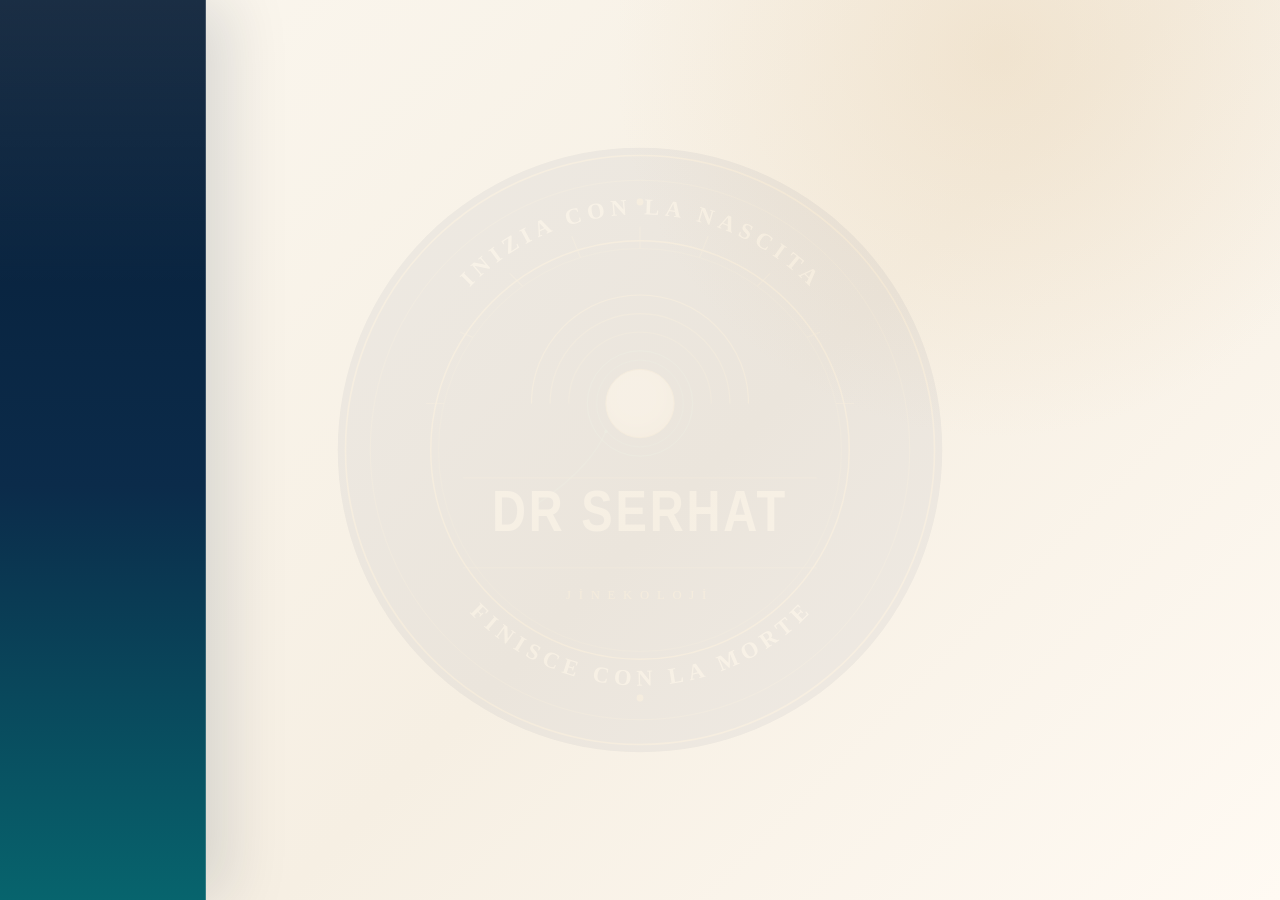
<file: yazilar/index.html>
<!doctype html>
<html lang="tr" data-theme="light">
  <head>
    <meta charset="UTF-8" />
    <meta name="viewport" content="width=device-width, initial-scale=1.0" />
    <meta name="google-site-verification" content="vEcr1o-k57xt7FjD99-fcjdAjE752jF0wPJjFqrneIQ" />
    <title>Yazılarım | Dr. Serhat Şen Substack Bülteni</title>
    <meta name="description" content="Kadın sağlığı, jinekolojik onkoloji ve kanıta dayalı tıp üzerine yazılarımı Substack bültenimde paylaşıyorum. Yeni yazılar için abone olabilirsiniz." />
    <meta name="robots" content="index, follow, max-image-preview:large, max-snippet:-1, max-video-preview:-1" />
    <link rel="canonical" href="https://www.drserhatsen.com/yazilar" />
    <meta property="og:type" content="article" />
    <meta property="og:locale" content="tr_TR" />
    <meta property="og:site_name" content="Dr. Serhat Şen" />
    <meta property="og:title" content="Yazılarım — Dr. Serhat Şen" />
    <meta property="og:description" content="Kadın sağlığı, jinekolojik onkoloji ve kanıta dayalı tıp üzerine yazılar. Substack bültenine abone olun." />
    <meta property="og:url" content="https://www.drserhatsen.com/yazilar" />
    <meta property="og:image" content="https://static.wixstatic.com/media/9053c2_7b58e0fadcbe4d56b91dda669a6a08f8~mv2.png" />
    <script type="application/ld+json">{"@context": "https://schema.org", "@type": "WebPage", "@id": "https://www.drserhatsen.com/yazilar#webpage", "url": "https://www.drserhatsen.com/yazilar", "name": "Yazılarım | Dr. Serhat Şen Substack Bülteni", "description": "Kadın sağlığı, jinekolojik onkoloji ve kanıta dayalı tıp üzerine yazılarımı Substack bültenimde paylaşıyorum. Yeni yazılar için abone olabilirsiniz.", "inLanguage": "tr-TR", "isPartOf": {"@id": "https://www.drserhatsen.com/#website"}, "about": {"@id": "https://www.drserhatsen.com/#physician"}, "author": {"@id": "https://www.drserhatsen.com/#physician"}, "dateModified": "2026-05-11", "breadcrumb": {"@type": "BreadcrumbList", "itemListElement": [{"@type": "ListItem", "position": 1, "name": "Ana Sayfa", "item": "https://www.drserhatsen.com/"}, {"@type": "ListItem", "position": 2, "name": "Yazılarım", "item": "https://www.drserhatsen.com/yazilar"}]}, "sameAs": "https://drserhatsen.substack.com"}</script>

    <link rel="preconnect" href="https://api.fontshare.com" />
    <link href="https://api.fontshare.com/v2/css?f[]=satoshi@400,500,700,900&display=swap" rel="stylesheet" />
    <link rel="preconnect" href="https://fonts.googleapis.com" />
    <link rel="preconnect" href="https://fonts.gstatic.com" crossorigin />
    <link href="https://fonts.googleapis.com/css2?family=Cormorant+Garamond:ital,wght@0,500;0,600;0,700;1,500;1,600;1,700&family=Noto+Sans+Arabic:wght@400..800&display=swap" rel="stylesheet" />
    <link rel="stylesheet" href="../styles.css" />

  </head>
  <body class="is-page-mode seo-service-page">
    <main class="seo-service-shell">
      <a class="seo-service-back" href="/">Ana sayfaya dön</a>
      <p class="seo-service-kicker">Dr. Serhat Şen · Bilgilendirme Sayfası</p>
      <h1>Yazılarım</h1>
      <p class="seo-service-updated">Son güncelleme: 11 Mayıs 2026</p>
      <section class="seo-service-section"><p><strong>Düşünen Hekim</strong> — Bu bülten, tıbbi bilgiyi yalnızca hastayla paylaşmak için değil; hekimin nasıl düşündüğünü, neyi neden seçtiğini ve belirsizlikle nasıl başa çıktığını aktarmak için yazılıyor. Kanıta dayalı tıbbın sınırları, klinik karar süreçleri ve kadın sağlığında sık sorulan ama az yanıt bulan sorular burada ele alınıyor.</p>
<p>Yazılarımı <strong><a href="https://drserhatsen.substack.com" target="_blank" rel="noopener">Substack bültenimde</a></strong> paylaşıyorum. Yeni yazılardan haberdar olmak için abone olabilirsiniz — ücretsiz.</p></section><section class="seo-service-section"><h2>Bültende Neler Var?</h2><ul><li>Jinekolojik onkoloji ve cerrahi kararlar üzerine klinik yazılar</li><li>Kadın sağlığında araştırma bulgularının pratik yansımaları</li><li>Hasta sorularından doğan, kanıta dayalı açıklamalar</li><li>HPV, endometriozis, miyom ve jinekolojik kanserler hakkında derinlemesine değerlendirmeler</li><li>Hekimin perspektifinden sağlık sistemi ve karar alma süreçleri</li></ul></section><section class="seo-service-section"><h2>Neden Substack?</h2><p>Substack, yazıların doğrudan okuyucuya ulaştığı, reklam algoritmasına bağımlı olmayan bir platform. Sosyal medyada kısa ve hızlı içerik yerine, burada uzun ve kaynaklı yazılar tercih ediyorum. Her yazı düşünülerek, zaman alarak yazılıyor.</p>
<p>Bülten ücretsizdir. Abone olmanız için kişisel bilgilerinizin ötesinde bir şey istemez; istediğiniz zaman aboneliği iptal edebilirsiniz.</p></section><section class="seo-service-section"><p><strong><a href="https://drserhatsen.substack.com/subscribe" target="_blank" rel="noopener">Bültene Abone Ol →</a></strong></p>
<p><strong><a href="https://drserhatsen.substack.com/archive" target="_blank" rel="noopener">Tüm Yazıları Oku →</a></strong></p></section>
      <footer class="seo-service-disclaimer">
        Bu sayfa yalnızca genel bilgilendirme amacı taşır; muayene, tanı, tedavi planı veya acil tıbbi değerlendirme yerine geçmez. Kişisel kararlar için hekim muayenesi gerekir; acil durumlarda 112 Acil Çağrı Merkezi’ne veya en yakın sağlık kuruluşuna başvurulmalıdır.
      </footer>
    </main>
  </body>
</html>
</file>
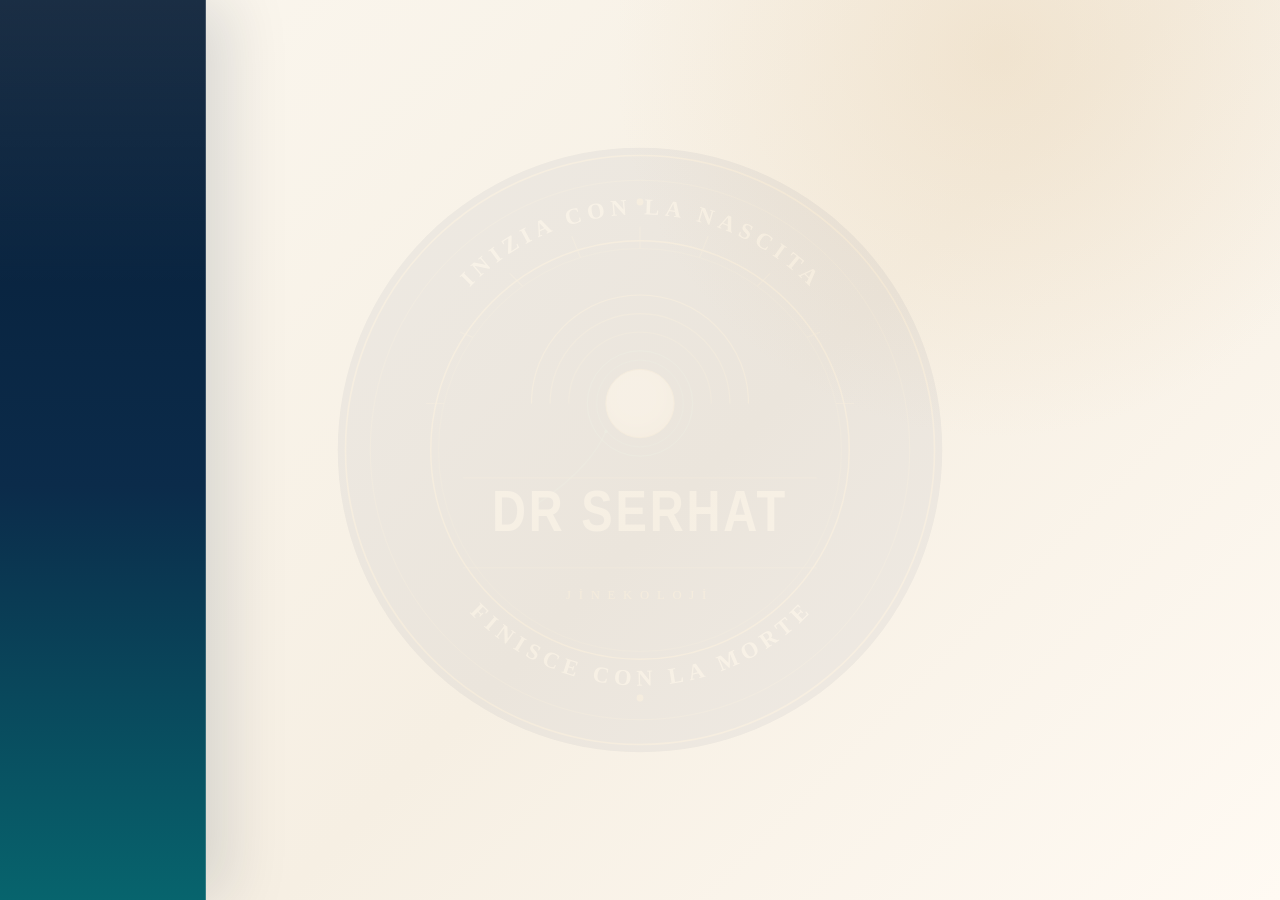
<file: yumurtalik-kisti/index.html>
<!doctype html>
<html lang="tr" data-theme="light">
  <head>
    <meta charset="UTF-8" />
    <meta name="viewport" content="width=device-width, initial-scale=1.0" />
    <meta name="google-site-verification" content="vEcr1o-k57xt7FjD99-fcjdAjE752jF0wPJjFqrneIQ" />
    <title>Yumurtalık Kisti | Dr. Serhat Şen — İstanbul Jinekoloji</title>
    <meta name="description" content="Yumurtalık kisti nedir, nasıl tedavi edilir? Dr. Serhat Şen ile İstanbul&#x27;da laparoskopik kist tedavisi ve ultrason değerlendirmesi hakkında bilgi alın." />
    <meta name="robots" content="index, follow, max-image-preview:large, max-snippet:-1, max-video-preview:-1" />
    <link rel="canonical" href="https://www.drserhatsen.com/yumurtalik-kisti" />
    <meta property="og:type" content="article" />
    <meta property="og:locale" content="tr_TR" />
    <meta property="og:site_name" content="Dr. Serhat Şen" />
    <meta property="og:title" content="Yumurtalık Kisti — Dr. Serhat Şen" />
    <meta property="og:description" content="Fonksiyonel kistlerden endometrioma ve dermoid kistlere kadar yumurtalık kisti türleri, belirtileri ve tedavi seçenekleri hakkında uzman bilgisi." />
    <meta property="og:url" content="https://www.drserhatsen.com/yumurtalik-kisti" />
    <meta property="og:image" content="https://static.wixstatic.com/media/9053c2_7b58e0fadcbe4d56b91dda669a6a08f8~mv2.png" />
    <script type="application/ld+json">{"@context": "https://schema.org", "@type": "MedicalWebPage", "@id": "https://www.drserhatsen.com/yumurtalik-kisti#webpage", "url": "https://www.drserhatsen.com/yumurtalik-kisti", "name": "Yumurtalık Kisti | Dr. Serhat Şen — İstanbul Jinekoloji", "description": "Yumurtalık kisti nedir, nasıl tedavi edilir? Dr. Serhat Şen ile İstanbul'da laparoskopik kist tedavisi ve ultrason değerlendirmesi hakkında bilgi alın.", "inLanguage": "tr-TR", "isPartOf": {"@id": "https://www.drserhatsen.com/#website"}, "about": {"@type": "MedicalCondition", "name": "Yumurtalık Kisti", "alternateName": "Over kisti", "associatedAnatomy": {"@type": "AnatomicalStructure", "name": "Yumurtalık (over)"}, "possibleTreatment": [{"@type": "MedicalTherapy", "name": "Laparoskopik kistektomi"}, {"@type": "MedicalTherapy", "name": "Ultrason ile izlem"}]}, "author": {"@id": "https://www.drserhatsen.com/#physician"}, "dateModified": "2026-05-11", "breadcrumb": {"@type": "BreadcrumbList", "itemListElement": [{"@type": "ListItem", "position": 1, "name": "Ana Sayfa", "item": "https://www.drserhatsen.com/"}, {"@type": "ListItem", "position": 2, "name": "Yumurtalık Kisti", "item": "https://www.drserhatsen.com/yumurtalik-kisti"}]}}</script>

    <link rel="preconnect" href="https://api.fontshare.com" />
    <link href="https://api.fontshare.com/v2/css?f[]=satoshi@400,500,700,900&display=swap" rel="stylesheet" />
    <link rel="preconnect" href="https://fonts.googleapis.com" />
    <link rel="preconnect" href="https://fonts.gstatic.com" crossorigin />
    <link href="https://fonts.googleapis.com/css2?family=Cormorant+Garamond:ital,wght@0,500;0,600;0,700;1,500;1,600;1,700&family=Noto+Sans+Arabic:wght@400..800&display=swap" rel="stylesheet" />
    <link rel="stylesheet" href="../styles.css" />

  </head>
  <body class="is-page-mode seo-service-page">
    <main class="seo-service-shell">
      <a class="seo-service-back" href="/">Ana sayfaya dön</a>
      <p class="seo-service-kicker">Dr. Serhat Şen · Bilgilendirme Sayfası</p>
      <h1>Yumurtalık Kisti</h1>
      <p class="seo-service-updated">Son güncelleme: 11 Mayıs 2026</p>
      <section class="seo-service-section"><h2>Yumurtalık Kisti Nedir?</h2><p>Yumurtalık kistleri, yumurtalıkların içinde veya üzerinde oluşan sıvı dolu keselerdir. Pek çok kadında hayatının bir döneminde görülür; büyük çoğunluğu kendiliğinden geçer ve belirti vermez.</p>
<p>Yumurtalık kistlerinin en sık görülen türleri şunlardır:</p>
<ul><li><strong>Fonksiyonel kistler</strong> (foliküler kist, korpus luteum kisti): Adet döngüsüyle ilişkili olup genellikle birkaç haftada kendiliğinden kaybolur.</li><li><strong>Dermoid kistler (teratom)</strong>: Doğumsal kökenli, yavaş büyüyen; saç, yağ veya kıkırdak gibi doku içerebilir.</li><li><strong>Endometrioma (çikolata kisti)</strong>: Endometriozis hastalığının yumurtalıktaki yansıması; doğurganlığı etkileyebilir.</li><li><strong>Seröz ve müsinöz kistler</strong>: İleri yaşlarda daha dikkatli izlenmesi gereken, zaman zaman büyük boyutlara ulaşabilen kistler.</li></ul></section><section class="seo-service-section"><h2>Belirtiler ve Şikayetler</h2><p>Çoğu yumurtalık kisti belirti vermez; rutin ultrasonla tesadüfen saptanır. Ancak bazı durumlarda:</p>
<ul><li>Karın alt bölgesinde baskı hissi veya ağrı</li><li>Adet düzensizliği</li><li>Cinsel ilişki sırasında ağrı</li><li>Sık idrara çıkma ihtiyacı</li><li>Ani, şiddetli karın ağrısı (kist rüptürü veya torsiyon — acil durum)</li></ul>
<p>Şiddetli karın ağrısı, bulantı-kusma ve ateş bir arada ise en yakın acil servise başvurulmalıdır.</p></section><section class="seo-service-section"><h2>Tanı: Ultrason Değerlendirmesi</h2><p>Yumurtalık kistlerinin tanısında transvajinal ultrasonografi birincil yöntemdir. Kistin boyutu, içeriği (sıvı, katı, karma), duvar kalınlığı ve kanlanması değerlendirilir.</p>
<p>Gerektiğinde MRI veya CA-125, HE4 gibi tümör belirteçleri ek bilgi sağlar. Tek başına yüksek CA-125 kanser anlamına gelmez; birçok iyi huylu durum da değeri yükseltebilir.</p></section><section class="seo-service-section"><h2>Tedavi Seçenekleri</h2><p>Tedavi kistin türüne, boyutuna, hastanın yaşına ve semptomlarına göre belirlenir:</p>
<p><strong>İzlem:</strong> Küçük, fonksiyonel kistlerde 6–8 haftalık ultrason takibi yeterlidir.</p>
<p><strong>Laparoskopik kistektomi:</strong> Kist, yumurtalık dokusunu koruyarak laparoskopi (kapalı cerrahi) ile çıkarılır. Kısa hastane yatışı, hızlı iyileşme süresi.</p>
<p><strong>Laparoskopik ooforektomi:</strong> Çok büyük, şüpheli veya tekrarlayan kistlerde yumurtalığın alınması gerekebilir; bu karar bireysel olarak değerlendirilir.</p>
<p>Endometrioma tedavisinde cerrahi sonrası tekrar riski dikkate alınarak hormon tedavisi planlanabilir.</p></section><section class="seo-service-section"><h2>Yumurtalık Kisti mi Kötü Huylu mu?</h2><p>Üreme çağındaki kadınlarda yumurtalık kistlerinin büyük çoğunluğu iyi huyludur. Ultrason özellikleri, yaş ve tümör belirteçleri bir arada değerlendirilerek risk sınıflandırması yapılır.</p>
<p>Şüpheli bulgu saptandığında ileri görüntüleme ve deneyimli jinekolojik onkoloji değerlendirmesi önerilir. Erken evrede yakalanan malign lezyonlarda tedavi başarısı belirgin şekilde artar.</p></section><section class="seo-service-section"><h2>Ne Zaman Doktora Başvurulmalı?</h2><p>Aşağıdaki durumlardan herhangi birinde ertelemeden muayeneye gelin:</p>
<ul><li>Kasıkta hissedilen dolgunluk veya sürekli ağrı</li><li>İki adet arasında lekelenme veya düzensizlik</li><li>Kist tanısı konulmuşsa ve kontrol randevunuz geçtiyse</li><li>Ani şiddetli karın ağrısı (acil)</li></ul>
<p>Adet düzensizliği veya ultrason bulgusu olmasa bile yıllık jinekolojik muayene bu tip kistlerin erken fark edilmesini sağlar.</p></section>
      <footer class="seo-service-disclaimer">
        Bu sayfa yalnızca genel bilgilendirme amacı taşır; muayene, tanı, tedavi planı veya acil tıbbi değerlendirme yerine geçmez. Kişisel kararlar için hekim muayenesi gerekir; acil durumlarda 112 Acil Çağrı Merkezi’ne veya en yakın sağlık kuruluşuna başvurulmalıdır.
      </footer>
    </main>
  </body>
</html>
</file>
<file: styles.css>
:root,
[data-theme='light'] {
  --font-display: 'Cormorant Garamond', 'Georgia', serif;
  --font-body: 'Satoshi', 'Aptos', 'Helvetica Neue', Arial, sans-serif;
  --font-accent: 'Cormorant Garamond', 'Georgia', serif;
  --font-letter: 'Kalam', 'Calibri', 'Aptos', 'Helvetica Neue', Arial, sans-serif;
  --font-arabic: 'Noto Sans Arabic', 'Satoshi', sans-serif;
  --text-xs: clamp(0.75rem, 0.7rem + 0.25vw, 0.875rem);
  --text-sm: clamp(0.875rem, 0.8rem + 0.35vw, 1rem);
  --text-base: clamp(1rem, 0.95rem + 0.25vw, 1.125rem);
  --text-lg: clamp(1.125rem, 1rem + 0.75vw, 1.5rem);
  --text-xl: clamp(1.5rem, 1.2rem + 1.25vw, 2.25rem);
  --text-2xl: clamp(2.5rem, 1.2rem + 4vw, 5.8rem);
  --space-1: 0.25rem;
  --space-2: 0.5rem;
  --space-3: 0.75rem;
  --space-4: 1rem;
  --space-5: 1.25rem;
  --space-6: 1.5rem;
  --space-8: 2rem;
  --space-10: 2.5rem;
  --space-12: 3rem;
  --space-16: 4rem;
  --space-20: 5rem;
  --space-24: 6rem;
  --space-32: 8rem;
  --navy: #071c34;
  --navy-2: #0b2b4a;
  --cream: #fbf7ef;
  --surface: #fffdf9;
  --mist: #e9f4f2;
  --turquoise: #0a8e95;
  --turquoise-dark: #07646d;
  --amber: #d9782d;
  --amber-soft: #f3c291;
  --text: #132033;
  --muted: #667286;
  --border: rgba(7, 28, 52, 0.12);
  --shadow: 0 24px 70px rgba(7, 28, 52, 0.14);
  --radius-sm: 0.45rem;
  --radius-md: 0.75rem;
  --radius-lg: 1.25rem;
  --radius-xl: 2rem;
  --content-wide: 1180px;
  --logo-rail: clamp(206px, 15.6vw, 278px);
  --transition: 180ms cubic-bezier(0.16, 1, 0.3, 1);
}

*,
*::before,
*::after {
  box-sizing: border-box;
  margin: 0;
  padding: 0;
}

html {
  scroll-behavior: smooth;
  scroll-padding-top: 84px;
  -webkit-text-size-adjust: none;
  text-size-adjust: none;
  width: 100%;
  overflow-x: clip;
}

body {
  position: relative;
  width: 100%;
  overflow-x: clip;
  min-height: 100vh;
  font-family: var(--font-body);
  font-size: var(--text-base);
  line-height: 1.65;
  color: var(--text);
  background:
    radial-gradient(circle at 12% 18%, rgba(10, 142, 149, 0.12), transparent 32rem),
    linear-gradient(180deg, #fffdf9 0%, var(--cream) 48%, #eef7f6 100%);
}

body::before {
  content: '';
  position: fixed;
  inset: 0 auto 0 0;
  width: var(--logo-rail);
  background:
    linear-gradient(180deg, rgba(255, 255, 255, 0.08), transparent 32%),
    linear-gradient(180deg, var(--navy) 0%, var(--navy-2) 54%, var(--turquoise-dark) 100%);
  box-shadow:
    inset -1px 0 0 rgba(255, 255, 255, 0.18),
    22px 0 58px rgba(7, 28, 52, 0.13);
  pointer-events: none;
  z-index: 0;
}

.site-header,
main,
.site-footer,
.callback-modal {
  position: relative;
  z-index: 1;
}

.site-loader {
  --entry-visual: url('assets/loading/serhat-entry-visual.webp');
  position: fixed;
  inset: 0;
  z-index: 2147483646;
  display: grid;
  place-items: center;
  background:
    linear-gradient(90deg, rgba(7, 28, 52, 0.92) 0 var(--logo-rail), rgba(255, 253, 249, 0.18) var(--logo-rail) 100%),
    linear-gradient(135deg, rgba(255, 253, 249, 0.36), rgba(238, 247, 246, 0.54)),
    var(--entry-visual) center / cover no-repeat,
    linear-gradient(135deg, #fffdf9 0%, #eef7f6 100%);
  overflow: hidden;
  transition: opacity 420ms ease, visibility 420ms ease;
}

.site-loader.is-hidden,
.site-loader[aria-hidden='true'] {
  opacity: 0;
  visibility: hidden;
  pointer-events: none;
}

.site-loader-card {
  position: relative;
  width: min(100vw, 1180px);
  min-height: min(100dvh, 760px);
  display: grid;
  place-items: center;
  isolation: isolate;
}

.site-loader-card::before {
  content: '';
  position: absolute;
  inset: 0;
  z-index: -2;
  background:
    radial-gradient(circle at 50% 42%, rgba(255, 253, 249, 0.5), transparent 13rem),
    linear-gradient(180deg, rgba(255, 253, 249, 0.08), rgba(7, 28, 52, 0.08));
  pointer-events: none;
}

.site-loader-watermark {
  position: absolute;
  right: -6%;
  top: 50%;
  z-index: -1;
  width: min(96vw, 980px);
  height: min(96vw, 980px);
  transform: translateY(-50%) rotate(-5deg);
  opacity: 0.08;
  object-fit: contain;
  filter: saturate(0.9) contrast(1.02) drop-shadow(0 20px 46px rgba(7, 28, 52, 0.14));
}

.site-loader-seal {
  position: relative;
  width: clamp(108px, 16vw, 172px);
  height: clamp(108px, 16vw, 172px);
  display: grid;
  place-items: center;
  border-radius: 999px;
  background: rgba(255, 253, 249, 0.74);
  backdrop-filter: blur(8px);
  box-shadow:
    0 22px 56px rgba(7, 28, 52, 0.16),
    inset 0 1px 0 rgba(255, 255, 255, 0.78);
}

.site-loader-seal img {
  width: 78%;
  height: 78%;
  object-fit: contain;
}

.site-loader-orbit {
  position: absolute;
  inset: -0.62rem;
  border-radius: 999px;
  border: 1px solid rgba(10, 142, 149, 0.22);
  animation: loaderOrbit 1.65s linear infinite;
}

.site-loader-plane {
  position: absolute;
  right: 8%;
  top: 9%;
  width: 1.35rem;
  height: 1.35rem;
  display: grid;
  place-items: center;
  border-radius: 999px;
  background: rgba(255, 253, 249, 0.94);
  color: var(--amber);
  box-shadow: 0 8px 18px rgba(7, 28, 52, 0.14);
  font-size: 0.78rem;
  line-height: 1;
}

@keyframes loaderOrbit {
  to {
    transform: rotate(360deg);
  }
}

@media (prefers-reduced-motion: reduce) {
  .site-loader-orbit {
    animation: none;
  }
}

main,
.site-footer {
  margin-left: var(--logo-rail);
}

body.is-page-mode {
  min-height: 100vh;
}

.svg-defs {
  position: absolute;
  width: 0;
  height: 0;
  overflow: hidden;
}

a {
  color: inherit;
  text-decoration: none;
}

img,
svg {
  display: block;
  max-width: 100%;
}

.skip-link {
  position: absolute;
  left: var(--space-4);
  top: var(--space-4);
  z-index: 100;
  transform: translateY(-160%);
  padding: var(--space-3) var(--space-4);
  border-radius: 999px;
  background: var(--navy);
  color: white;
}

.skip-link:focus {
  transform: translateY(0);
}

.site-header {
  position: fixed;
  top: 0;
  left: 0;
  right: 0;
  z-index: 50;
  border-bottom: 1px solid var(--border);
  background:
    linear-gradient(90deg, rgba(7, 28, 52, 0.96) 0 var(--logo-rail), rgba(255, 253, 249, 0.9) var(--logo-rail) 100%);
  backdrop-filter: blur(16px);
  transition: transform 0.28s ease, background 0.28s ease, border-color 0.28s ease;
}

main {
  padding-top: 84px;
}

.nav-shell {
  max-width: none;
  min-height: 84px;
  padding: 0.7rem calc(clamp(var(--space-4), 2vw, var(--space-6)) + 220px) 0.7rem 0;
  position: relative;
  display: grid;
  grid-template-columns: var(--logo-rail) minmax(0, 1fr);
  grid-template-rows: 1fr;
  align-items: center;
  gap: clamp(var(--space-2), 0.8vw, var(--space-3));
  transition: min-height 0.28s ease, padding 0.28s ease, gap 0.28s ease;
}

.brand {
  display: inline-flex;
  align-items: center;
  justify-content: flex-start;
  flex-direction: column;
  gap: var(--space-2);
  width: 100%;
  min-width: 0;
  min-height: auto;
  padding: 0.7rem var(--space-4) var(--space-3);
  position: fixed;
  inset: 0 auto 0 0;
  width: var(--logo-rail);
  min-height: 100vh;
  z-index: 3;
  grid-column: 1;
  grid-row: 1;
  color: white;
  transition: padding 0.28s ease, transform 0.28s ease, max-width 0.28s ease;
}

.brand-home {
  display: inline-flex;
  align-items: center;
  justify-content: flex-start;
  flex-direction: column;
  gap: var(--space-2);
  color: inherit;
}

.brand-service-panel {
  width: min(100%, 222px);
  margin-top: clamp(var(--space-6), 4.6vh, var(--space-12));
  padding: 0.76rem 0.82rem 0.82rem;
  border: 1px solid rgba(255, 255, 255, 0.26);
  border-radius: var(--radius-lg);
  background:
    linear-gradient(180deg, rgba(255, 255, 255, 0.1), rgba(255, 255, 255, 0.035)),
    rgba(255, 253, 249, 0.055);
  box-shadow:
    inset 0 1px 0 rgba(255, 255, 255, 0.12),
    0 16px 34px rgba(0, 0, 0, 0.16);
  color: rgba(255, 253, 249, 0.96);
}

.brand-service-panel strong {
  color: rgba(255, 253, 249, 0.96);
  font-size: clamp(0.76rem, 0.66rem + 0.28vw, 0.92rem);
  font-weight: 720;
  letter-spacing: -0.015em;
  line-height: 1.32;
  text-align: center;
  text-transform: none;
}

.brand-appointment {
  width: min(100%, 168px);
  min-height: 40px;
  margin-top: clamp(var(--space-4), 2.4vh, var(--space-6));
  margin-inline: 0;
  padding: 0.44rem 0.7rem 0.44rem 2.4rem;
  border: 1px solid rgba(157, 231, 223, 0.42);
  font-size: clamp(0.78rem, 0.7rem + 0.18vw, 0.9rem);
  letter-spacing: -0.015em;
  box-shadow: 0 12px 26px rgba(0, 0, 0, 0.18);
}

.brand-appointment .liv-mini-logo {
  left: 0.72rem;
  top: 50%;
  transform: translateY(-50%);
  color: #b8f0e8;
}

.brand-seal {
  width: clamp(212px, 15.2vw, 280px);
  height: clamp(212px, 15.2vw, 280px);
  margin-block: 0;
  object-fit: contain;
  padding: clamp(0.32rem, 0.6vw, 0.62rem);
  border: 4px solid rgba(255, 255, 255, 0.94);
  border-radius: 999px;
  background: rgba(255, 253, 249, 0.98);
  box-shadow:
    0 0 0 8px rgba(255, 255, 255, 0.18),
    0 26px 56px rgba(0, 0, 0, 0.3);
  filter: none;
  flex: 0 0 auto;
  transition: width 0.28s ease, height 0.28s ease, box-shadow 0.28s ease, transform 0.28s ease;
}

.brand-seal-invert {
  display: block;
  overflow: visible;
  padding: 0;
  max-width: none;
  border-color: rgba(255, 255, 255, 0.96);
  background:
    radial-gradient(circle at 50% 38%, rgba(14, 55, 88, 0.94) 0 42%, rgba(7, 28, 52, 0.98) 72%),
    var(--navy);
  box-shadow:
    0 0 0 8px rgba(255, 255, 255, 0.16),
    0 24px 58px rgba(0, 0, 0, 0.34),
    inset 0 0 0 1px rgba(212, 162, 76, 0.52);
}

.seal-coin-edge {
  fill: #fffdf9;
  stroke: var(--navy);
  stroke-width: 2.8;
}

.seal-coin-line {
  fill: rgba(233, 244, 242, 0.64);
  stroke: var(--turquoise-dark);
  stroke-width: 1.3;
}

.seal-ring {
  fill: var(--navy);
  font-family: var(--font-body);
  font-size: 7.15px;
  font-weight: 700;
  letter-spacing: 1.25px;
}

.seal-ovum {
  fill: url(#ovum-gradient);
  stroke: var(--turquoise-dark);
  stroke-width: 2.4;
}

.seal-sperm,
.seal-sperm-tail {
  fill: none;
  stroke: var(--turquoise-dark);
  stroke-linecap: round;
  stroke-linejoin: round;
}

.seal-sperm {
  stroke-width: 2;
  opacity: 0.7;
}

.seal-sperm-tail {
  stroke-width: 1.6;
  opacity: 0.44;
}

.seal-sperm-head {
  fill: var(--turquoise-dark);
  opacity: 0.58;
}

.seal-center {
  fill: var(--navy);
  font-family: var(--font-display);
  font-size: 15px;
}

.brand strong {
  display: block;
  font-size: clamp(0.9rem, 0.78rem + 0.36vw, 1.12rem);
  letter-spacing: 0.015em;
  text-transform: none;
  color: white;
  text-align: center;
  line-height: 1.15;
}

.brand .brand-service-panel strong {
  color: rgba(255, 253, 249, 0.96);
  font-size: clamp(0.76rem, 0.66rem + 0.28vw, 0.92rem);
  font-weight: 720;
  letter-spacing: -0.015em;
  line-height: 1.32;
  text-align: center;
}

.brand-city {
  display: block;
  margin-top: 0.04rem;
  color: #a9dde0;
  font-style: normal;
  font-size: clamp(0.61rem, 0.57rem + 0.17vw, 0.72rem);
  font-weight: 700;
  letter-spacing: 0.22em;
  line-height: 1.05;
  text-align: center;
  text-transform: uppercase;
  text-shadow: 0 1px 12px rgba(169, 221, 224, 0.22);
}

.brand small {
  display: block;
  font-size: clamp(0.58rem, 0.54rem + 0.16vw, 0.68rem);
  color: rgba(255, 255, 255, 0.74);
  margin-top: 0;
  text-align: center;
}

.brand-url {
  display: inline-flex;
  align-items: center;
  justify-content: center;
  position: absolute;
  left: 50%;
  bottom: clamp(2rem, 5.5vh, 4.2rem);
  transform: translateX(-50%);
  width: fit-content;
  max-width: calc(100% - 2rem);
  margin: 0;
  padding: 0.28rem 0.68rem 0.3rem;
  border: 1px solid rgba(212, 162, 76, 0.48);
  border-radius: 999px;
  color: rgba(255, 253, 249, 0.94);
  background:
    linear-gradient(135deg, rgba(255, 255, 255, 0.08), rgba(255, 255, 255, 0.02)),
    rgba(5, 24, 44, 0.42);
  box-shadow:
    inset 0 1px 0 rgba(255, 255, 255, 0.14),
    0 10px 24px rgba(0, 0, 0, 0.18);
  font-family: var(--font-body);
  font-size: clamp(0.58rem, 0.54rem + 0.15vw, 0.68rem);
  font-weight: 700;
  letter-spacing: 0.12em;
  line-height: 1;
  text-align: center;
  text-transform: lowercase;
}

.nav-links {
  grid-column: 2;
  grid-row: 1;
  display: flex;
  align-items: center;
  justify-content: flex-start;
  flex-wrap: wrap;
  gap: clamp(0.36rem, 0.62vw, var(--space-3));
  max-width: calc(100vw - var(--logo-rail) - 560px);
  min-width: 0;
  font-size: clamp(0.74rem, 0.58rem + 0.36vw, 0.92rem);
  color: var(--navy);
  white-space: normal;
  overflow: visible;
}

.nav-links a,
.nav-links button {
  min-height: 44px;
  display: inline-flex;
  align-items: center;
  white-space: nowrap;
  line-height: 1.12;
  border-radius: 999px;
  padding: 0 clamp(0.5rem, 0.72vw, 0.92rem);
  flex: 0 0 auto;
}

.nav-links .nav-about,
.nav-links .nav-home {
  order: -2;
  font-weight: 850;
  background: rgba(255, 255, 255, 0.72);
  box-shadow: inset 0 0 0 1px rgba(7, 28, 52, 0.08);
}

.nav-links .nav-letters {
  order: -1;
  font-weight: 650;
}

.nav-links a:hover,
.nav-links a.is-active,
.nav-links button:hover {
  color: var(--turquoise-dark);
  background: rgba(10, 142, 149, 0.08);
}

.nav-links button {
  border: 0;
  background: transparent;
  color: var(--navy);
  font: inherit;
  cursor: pointer;
}

.nav-auth-gate {
  position: absolute;
  right: calc(clamp(var(--space-4), 2vw, var(--space-6)) + 430px);
  top: 50%;
  z-index: 9;
  transform: translateY(-50%);
  display: inline-flex;
  align-items: center;
  gap: 0.2rem;
  min-height: 28px;
  padding: 0;
  border: 0;
  border-radius: 0;
  background: transparent;
  box-shadow: none;
  color: rgba(7, 28, 52, 0.5);
  font-family: var(--font-body);
  font-size: clamp(0.56rem, 0.48rem + 0.22vw, 0.68rem);
  font-weight: 850;
  letter-spacing: 0.035em;
  line-height: 1;
  text-transform: uppercase;
  white-space: nowrap;
}

.nav-auth-link {
  display: inline-flex;
  align-items: center;
  justify-content: center;
  min-height: 26px;
  padding: 0.18rem 0.44rem 0.2rem;
  border: 1px solid rgba(7, 28, 52, 0.14);
  border-radius: 999px;
  background:
    linear-gradient(135deg, rgba(255, 253, 249, 0.98), rgba(244, 226, 181, 0.46)),
    rgba(255, 253, 249, 0.95);
  box-shadow: 0 7px 14px rgba(7, 28, 52, 0.07);
  color: var(--navy);
  text-decoration: none;
}

.nav-auth-link:hover,
.nav-auth-link:focus-visible {
  color: var(--turquoise-dark);
  border-color: rgba(10, 142, 149, 0.28);
  box-shadow: 0 9px 18px rgba(10, 142, 149, 0.1);
}

.nav-auth-register {
  color: var(--turquoise-dark);
}

.jinekologum-nav-link {
  position: absolute;
  right: calc(clamp(var(--space-4), 2vw, var(--space-6)) + 286px);
  top: 50%;
  z-index: 9;
  transform: translateY(-50%);
  display: inline-flex;
  align-items: center;
  justify-content: center;
  width: clamp(132px, 10.8vw, 176px);
  min-height: 46px;
  padding: 0;
  border: 0;
  border-radius: 0;
  background: transparent;
  box-shadow: none;
  color: var(--navy);
  text-decoration: none;
  overflow: visible;
}

.jinekologum-nav-logo {
  display: block;
  width: 100%;
  height: auto;
  max-height: 58px;
  object-fit: contain;
  filter: drop-shadow(0 8px 16px rgba(7, 28, 52, 0.16));
}

.jinekologum-nav-link:hover,
.jinekologum-nav-link:focus-visible {
  outline: none;
  filter: saturate(1.08) contrast(1.04);
}

.podcast-nav-link {
  position: absolute;
  right: calc(clamp(var(--space-4), 2vw, var(--space-6)) + 228px);
  top: 50%;
  z-index: 9;
  width: clamp(58px, 4.5vw, 74px);
  height: clamp(58px, 4.5vw, 74px);
  transform: translateY(-50%);
  display: inline-flex;
  align-items: center;
  justify-content: center;
  border: 1px solid rgba(7, 28, 52, 0.12);
  border-radius: 999px;
  background:
    radial-gradient(circle at 50% 42%, rgba(255, 255, 255, 0.96), rgba(255, 253, 249, 0.82)),
    rgba(255, 253, 249, 0.92);
  box-shadow:
    0 14px 30px rgba(7, 28, 52, 0.12),
    inset 0 1px 0 rgba(255, 255, 255, 0.72);
  text-decoration: none;
  overflow: visible;
}

.podcast-nav-link img {
  width: 88%;
  height: 92%;
  object-fit: contain;
  filter: drop-shadow(0 4px 8px rgba(7, 28, 52, 0.12));
}

.podcast-nav-link:hover,
.podcast-nav-link:focus-visible {
  border-color: rgba(217, 120, 45, 0.4);
  box-shadow:
    0 16px 34px rgba(217, 120, 45, 0.16),
    inset 0 1px 0 rgba(255, 255, 255, 0.78);
}

.nav-note {
  font-weight: 650;
  color: var(--turquoise-dark);
}

.nav-cta {
  padding: 0 clamp(var(--space-3), 0.9vw, var(--space-4));
  border: 1px solid var(--border);
  border-radius: 999px;
  background: white;
  font-weight: 650;
  color: var(--navy);
}

.language-dock {
  position: absolute;
  right: clamp(var(--space-4), 2vw, var(--space-6));
  top: 50%;
  bottom: auto;
  transform: translateY(-50%);
  grid-column: 2;
  grid-row: 1;
  justify-self: end;
  align-self: end;
  display: inline-flex;
  align-items: center;
  gap: 0.16rem;
  padding: 0.24rem 0.3rem 0.72rem;
  border: 1px solid rgba(7, 28, 52, 0.1);
  border-radius: 999px;
  background: rgba(255, 253, 249, 0.92);
  box-shadow: 0 16px 34px rgba(7, 28, 52, 0.12);
  flex: 0 0 auto;
  z-index: 8;
}

.language-option {
  position: relative;
  width: 31px;
  height: 29px;
  display: grid;
  place-items: center;
  border: 1px solid transparent;
  border-radius: 999px;
  background: rgba(255, 255, 255, 0.62);
  color: var(--navy);
  cursor: pointer;
  text-decoration: none;
}

.language-option.is-active {
  border-color: rgba(217, 120, 45, 0.45);
  background: var(--navy);
  color: white;
}

.language-option .flag {
  width: 18px;
  height: 18px;
  display: block;
  overflow: hidden;
  border-radius: 999px;
  border: 1px solid rgba(7, 28, 52, 0.16);
  box-shadow: inset 0 0 0 1px rgba(255, 255, 255, 0.38);
}

.language-option .lang-code {
  position: absolute;
  inset: auto auto -0.74rem 50%;
  transform: translateX(-50%);
  color: var(--muted);
  font-size: 0.48rem;
  font-weight: 800;
  letter-spacing: 0.08em;
}

.flag-it {
  background: linear-gradient(90deg, #008c45 0 33.33%, #f4f5f0 33.33% 66.66%, #cd212a 66.66% 100%);
}

.flag-tr {
  position: relative;
  background: #e30a17;
}

.flag-tr::before {
  content: '';
  position: absolute;
  width: 8px;
  height: 8px;
  left: 4px;
  top: 5px;
  border-radius: 999px;
  box-shadow: -2px 0 0 1px white;
}

.flag-tr::after {
  content: '';
  position: absolute;
  width: 4px;
  height: 4px;
  left: 11px;
  top: 7px;
  background: white;
  clip-path: polygon(50% 0%, 61% 35%, 98% 35%, 68% 56%, 79% 91%, 50% 70%, 21% 91%, 32% 56%, 2% 35%, 39% 35%);
}

.flag-de {
  background: linear-gradient(180deg, #000 0 33.33%, #dd0000 33.33% 66.66%, #ffce00 66.66% 100%);
}

.flag-fr {
  background: linear-gradient(90deg, #0055a4 0 33.33%, #fff 33.33% 66.66%, #ef4135 66.66% 100%);
}

.flag-ru {
  background: linear-gradient(180deg, #fff 0 33.33%, #1f5fbf 33.33% 66.66%, #d52b1e 66.66% 100%);
}

.flag-sa {
  background: #006c35;
}

.flag-sa::after {
  content: '';
  display: block;
  width: 9px;
  height: 1.6px;
  margin: 8px auto 0;
  border-radius: 999px;
  background: white;
  box-shadow: 0 -3px 0 rgba(255, 255, 255, 0.78);
}

.flag-gb {
  position: relative;
  background: #012169;
}

.flag-gb::before {
  content: '';
  position: absolute;
  inset: 0;
  background:
    linear-gradient(90deg, transparent 0 42%, #fff 42% 58%, transparent 58% 100%),
    linear-gradient(180deg, transparent 0 42%, #fff 42% 58%, transparent 58% 100%),
    linear-gradient(90deg, transparent 0 46%, #c8102e 46% 54%, transparent 54% 100%),
    linear-gradient(180deg, transparent 0 46%, #c8102e 46% 54%, transparent 54% 100%);
}

.language-option::before {
  content: attr(data-greeting);
  position: absolute;
  top: calc(100% + 1.15rem);
  left: 50%;
  z-index: 5;
  transform: translate(-50%, -4px);
  opacity: 0;
  pointer-events: none;
  padding: var(--space-2) var(--space-3);
  border-radius: 999px;
  background: var(--navy);
  color: white;
  font-size: var(--text-xs);
  font-weight: 760;
  letter-spacing: 0.02em;
  white-space: nowrap;
  box-shadow: 0 16px 34px rgba(7, 28, 52, 0.18);
  transition:
    opacity var(--transition),
    transform var(--transition);
}

.language-option:hover::before,
.language-option:focus-visible::before {
  transform: translate(-50%, 0);
  opacity: 1;
}

html[dir='rtl'] body {
  font-family: var(--font-arabic);
}

html[dir='rtl'] .nav-shell,
html[dir='rtl'] .brand,
html[dir='rtl'] .language-dock {
  direction: ltr;
}

html[dir='rtl'] .nav-links {
  direction: rtl;
  justify-content: flex-end;
}

html[dir='rtl'] h1,
html[dir='rtl'] h2,
html[dir='rtl'] .specialty-card h3,
html[dir='rtl'] .certificate-copy h3,
html[dir='rtl'] .certificate-empty h3,
html[dir='rtl'] .appointment-main h3 {
  font-family: var(--font-arabic);
  letter-spacing: -0.018em;
}

html[dir='rtl'] .eyebrow,
html[dir='rtl'] .section-kicker,
html[dir='rtl'] .metric,
html[dir='rtl'] .topic-grid span,
html[dir='rtl'] .certificate-copy span,
html[dir='rtl'] .certificate-empty span {
  letter-spacing: 0.03em;
}

.menu-toggle {
  display: none;
  min-height: 44px;
  padding: 0 var(--space-4);
  border: 1px solid var(--border);
  border-radius: 999px;
  background: white;
  color: var(--navy);
  font: inherit;
}

@media (min-width: 1281px) and (max-width: 1500px) {
  .nav-shell {
    padding-right: calc(clamp(var(--space-4), 2vw, var(--space-6)) + 206px);
  }

  .nav-links {
    flex-wrap: nowrap;
    gap: clamp(0.22rem, 0.42vw, 0.48rem);
    max-width: calc(100vw - var(--logo-rail) - 470px);
    font-size: clamp(0.66rem, 0.48rem + 0.32vw, 0.78rem);
  }

  .nav-links a,
  .nav-links button {
    min-height: 38px;
    padding: 0 clamp(0.34rem, 0.52vw, 0.64rem);
  }

  .language-dock {
    right: clamp(var(--space-3), 1.5vw, var(--space-5));
    gap: 0.1rem;
    padding: 0.2rem 0.24rem 0.66rem;
  }

  .podcast-nav-link {
    right: calc(clamp(var(--space-3), 1.5vw, var(--space-5)) + 218px);
    width: 54px;
    height: 54px;
  }

  .jinekologum-nav-link {
    right: calc(clamp(var(--space-3), 1.5vw, var(--space-5)) + 276px);
    width: 126px;
    min-height: 42px;
  }

  .nav-auth-gate {
    right: calc(clamp(var(--space-3), 1.5vw, var(--space-5)) + 418px);
    min-height: 32px;
    padding-inline: 0.52rem;
    font-size: 0.66rem;
  }

  .language-option {
    width: 28px;
    height: 27px;
  }

  .language-option .flag {
    width: 17px;
    height: 17px;
  }
}

.hero {
  max-width: var(--content-wide);
  margin: 0 auto;
  min-height: min(860px, calc(100vh - 78px));
  padding: clamp(var(--space-12), 8vw, var(--space-24)) var(--space-5);
  display: grid;
  grid-template-columns: minmax(0, 1.05fr) minmax(320px, 0.72fr);
  gap: clamp(var(--space-10), 6vw, var(--space-20));
  align-items: center;
}

.hero.hero-no-card {
  grid-template-columns: minmax(0, 1fr);
  min-height: auto;
  padding-bottom: clamp(var(--space-10), 6vw, var(--space-16));
}

@media (min-width: 900px) {
  .hero.hero-no-card {
    min-height: calc(100svh - 78px);
  }
}

.hero.hero-no-card .hero-copy {
  max-width: min(100%, 800px);
}

.eyebrow,
.section-kicker {
  color: var(--turquoise-dark);
  font-size: var(--text-xs);
  font-weight: 650;
  letter-spacing: 0.16em;
  text-transform: uppercase;
}

h1,
h2 {
  font-family: var(--font-display);
  color: var(--navy);
  font-weight: 900;
  line-height: 0.98;
  letter-spacing: -0.06em;
  text-wrap: balance;
}

h1 {
  margin-top: var(--space-5);
  font-size: clamp(2.35rem, 1.25rem + 2.65vw, 4.35rem);
  max-width: 16.8ch;
  letter-spacing: -0.066em;
}

h1 span {
  display: block;
}

.hero-title-accent {
  width: max-content;
  margin-top: 0.02em;
  color: #d76b9d;
  font-family: var(--font-accent);
  font-size: 1.24em;
  font-style: italic;
  font-weight: 600;
  letter-spacing: -0.055em;
  line-height: 0.84;
  text-transform: lowercase;
  white-space: nowrap;
}

.hero-lede {
  margin-top: var(--space-5);
  max-width: 57ch;
  color: #44536a;
  font-size: clamp(1rem, 0.94rem + 0.34vw, 1.2rem);
  line-height: 1.66;
}

.hero-actions {
  display: flex;
  flex-wrap: wrap;
  gap: var(--space-3);
  margin-top: var(--space-8);
}

.trust-strip {
  display: flex;
  flex-wrap: wrap;
  gap: var(--space-2);
  margin-top: var(--space-5);
}

.trust-strip a {
  min-height: 36px;
  display: inline-flex;
  align-items: center;
  border: 1px solid rgba(7, 28, 52, 0.1);
  border-radius: 999px;
  background: rgba(255, 255, 255, 0.66);
  padding: 0 var(--space-4);
  color: var(--navy);
  font-size: var(--text-xs);
  font-weight: 650;
}

.sr-only {
  position: absolute;
  width: 1px;
  height: 1px;
  padding: 0;
  margin: -1px;
  overflow: hidden;
  clip: rect(0, 0, 0, 0);
  white-space: nowrap;
  border: 0;
}

.media-logo-button,
.brand-chip {
  gap: 0.55rem;
}

.media-logo-button {
  min-width: min(100%, 198px);
  border-color: rgba(255, 0, 0, 0.12);
  background: rgba(255, 255, 255, 0.76);
}

.media-logo-button-youtube {
  color: #ff0033;
}

.media-logo-icon {
  width: 1.42rem;
  height: 1.42rem;
  display: block;
  flex: 0 0 auto;
}

.media-logo-user {
  color: var(--navy);
  font-size: 0.78rem;
  font-weight: 680;
  letter-spacing: -0.01em;
}

.brand-chip {
  min-width: 44px;
  min-height: 38px;
  justify-content: center;
  padding: 0 0.82rem;
}

.brand-chip-instagram {
  padding-inline: 0.7rem 0.9rem;
}

.brand-chip-doktortakvimi,
.brand-chip-doktorsitesi {
  background: rgba(255, 255, 255, 0.82);
}

.dt-logo,
.ds-logo {
  display: inline-flex;
  align-items: center;
  color: var(--navy);
  font-weight: 820;
  letter-spacing: -0.055em;
  line-height: 1;
}

.dt-logo {
  font-size: 0.92rem;
}

.dt-logo::before {
  content: "";
  width: 0.58rem;
  height: 0.58rem;
  margin-right: 0.22rem;
  border-radius: 50%;
  background: #00b39f;
  box-shadow:
    0.42rem 0 #00b39f,
    0.21rem 0.36rem #00b39f;
}

.ds-logo {
  font-size: 0.88rem;
  text-transform: lowercase;
}

.ds-logo::before {
  content: "+";
  width: 1.1rem;
  height: 1.1rem;
  display: inline-flex;
  align-items: center;
  justify-content: center;
  margin-right: 0.28rem;
  border-radius: 0.34rem;
  background: #1aa6a6;
  color: white;
  font-size: 0.86rem;
  font-weight: 850;
}

.button {
  min-height: 48px;
  display: inline-flex;
  align-items: center;
  justify-content: center;
  padding: 0 var(--space-6);
  border-radius: 999px;
  font-size: var(--text-sm);
  font-weight: 600;
  transition:
    transform var(--transition),
    background var(--transition),
    color var(--transition),
    border-color var(--transition);
}

.button:hover {
  transform: translateY(-1px);
}

.button-primary {
  background: var(--navy);
  color: white;
  box-shadow: 0 14px 40px rgba(7, 28, 52, 0.18);
}

.liv-appointment-button {
  position: relative;
  width: min(100%, 710px);
  min-height: 62px;
  margin-inline: auto;
  overflow: hidden;
  background:
    radial-gradient(circle at 10% 0%, rgba(127, 232, 223, 0.46), transparent 8rem),
    linear-gradient(135deg, #007f86, #071c34 70%);
  color: white;
  font-size: clamp(1rem, 1.4vw, 1.22rem);
  letter-spacing: -0.01em;
  box-shadow: 0 18px 44px rgba(0, 127, 134, 0.22);
}

.liv-mini-logo {
  position: absolute;
  left: 1.05rem;
  top: 0.7rem;
  color: #9de7df;
  font-size: 0.86rem;
  font-weight: 880;
  letter-spacing: -0.08em;
  text-transform: lowercase;
}

.liv-mini-logo::after {
  content: "";
  display: inline-block;
  width: 0.24rem;
  height: 0.24rem;
  margin-left: 0.1rem;
  border-radius: 50%;
  background: currentColor;
  vertical-align: super;
}

.liv-appointment-button .appointment-label {
  position: relative;
  z-index: 1;
}

.button-secondary {
  border: 1px solid var(--border);
  background: rgba(255, 255, 255, 0.74);
  color: var(--navy);
}

.compliance-note {
  margin-top: var(--space-5);
  font-size: var(--text-xs);
  color: var(--muted);
}

.hero-card {
  position: relative;
  display: flex;
  flex-direction: column;
  min-height: clamp(220px, 24vw, 300px);
  padding: clamp(var(--space-6), 4vw, var(--space-10));
  border: 1px solid rgba(255, 255, 255, 0.56);
  border-radius: var(--radius-xl);
  background:
    radial-gradient(circle at 72% 12%, rgba(255, 255, 255, 0.72), transparent 11rem),
    linear-gradient(145deg, rgba(10, 142, 149, 0.14), rgba(245, 205, 119, 0.18) 58%, rgba(255, 253, 249, 0.55)),
    #f5ede2;
  box-shadow: var(--shadow);
  overflow: hidden;
  isolation: isolate;
}

.hero-card::before {
  content: '';
  position: absolute;
  inset: 0;
  z-index: 0;
  border-radius: inherit;
  background:
    linear-gradient(180deg, rgba(255, 253, 249, 0.22), rgba(255, 253, 249, 0.78)),
    radial-gradient(circle at 12% 82%, rgba(255, 220, 142, 0.24), transparent 11rem);
  pointer-events: none;
}

.hero-card > * {
  position: relative;
  z-index: 1;
}

.portrait-frame {
  position: relative;
  min-height: 500px;
  border: 1px solid rgba(255, 255, 255, 0.5);
  border-radius: var(--radius-xl);
  background: #f5ede2;
  box-shadow: var(--shadow);
  overflow: hidden;
  isolation: isolate;
}

.portrait-frame::before {
  content: '';
  position: absolute;
  inset: -8%;
  z-index: 0;
  background: var(--photo-bg) center / cover no-repeat;
  filter: blur(18px);
  opacity: 0.5;
  transform: scale(1.08);
}

.portrait-frame img {
  display: block;
  position: relative;
  z-index: 1;
  width: 100%;
  height: 500px;
  object-fit: contain;
  object-position: center;
}

.hero-card-panel {
  width: 100%;
  margin: 0 auto;
  position: relative;
  border: 1px solid rgba(255, 255, 255, 0.64);
  border-radius: var(--radius-lg);
  background:
    linear-gradient(135deg, rgba(255, 255, 255, 0.96), rgba(255, 246, 222, 0.92)),
    rgba(255, 253, 249, 0.92);
  backdrop-filter: blur(16px);
  padding: var(--space-5) var(--space-6);
  box-shadow:
    0 18px 44px rgba(7, 28, 52, 0.1),
    inset 0 1px 0 rgba(255, 255, 255, 0.7);
}

.hero-card-panel p {
  color: var(--muted);
  font-size: var(--text-sm);
}

.hero-card-panel strong {
  display: block;
  color: var(--navy);
  font-size: clamp(0.98rem, 1.55vw, 1.18rem);
  line-height: 1.28;
  letter-spacing: -0.015em;
}

.hero-photo-actions {
  width: 100%;
  margin: auto auto 0;
  display: flex;
  justify-content: center;
  padding-top: clamp(var(--space-6), 6vw, var(--space-12));
}

.hero-photo-actions .button {
  width: 100%;
}

.intro-band {
  max-width: var(--content-wide);
  margin: 0 auto;
  padding: 0 var(--space-5) var(--space-20);
  display: grid;
  grid-template-columns: repeat(3, 1fr);
  gap: var(--space-4);
}

.intro-band > div {
  border-top: 1px solid var(--border);
  padding-top: var(--space-5);
}

.metric {
  color: var(--amber);
  font-size: var(--text-xs);
  font-weight: 700;
  letter-spacing: 0.14em;
}

.intro-band p {
  margin-top: var(--space-3);
  color: #3f4b60;
}

.section {
  max-width: min(var(--content-wide), calc(100vw - var(--logo-rail)));
  margin: 0 auto;
  padding: clamp(var(--space-14, 3.5rem), 7vw, var(--space-24)) var(--space-5);
}

.patient-letters-page {
  max-width: none;
  width: 100%;
  margin: 0;
  padding: clamp(var(--space-10), 6vw, var(--space-20)) var(--space-5);
  display: grid;
  grid-template-columns: minmax(260px, 0.34fr) minmax(0, 1fr);
  gap: clamp(var(--space-6), 4vw, var(--space-12));
  align-items: start;
  position: relative;
  overflow: hidden;
  background:
    linear-gradient(90deg, rgba(255, 253, 249, 0.97), rgba(255, 247, 234, 0.94)),
    radial-gradient(circle at 82% 12%, rgba(238, 134, 54, 0.28), transparent 28%),
    url('assets/serhat-art-deco-logo.svg') center 6rem / min(72vw, 900px) repeat-y;
  background-blend-mode: soft-light, normal, normal;
}

.patient-letters-page::before {
  content: '';
  position: absolute;
  inset: clamp(var(--space-4), 5vw, var(--space-12));
  background:
    linear-gradient(90deg, rgba(255, 253, 249, 0.9), rgba(255, 253, 249, 0.68) 38%, rgba(255, 253, 249, 0.78)),
    url('assets/serhat-art-deco-logo.svg') center / min(64vw, 860px) no-repeat;
  opacity: 0.18;
  pointer-events: none;
  z-index: 0;
}

.patient-letters-page > * {
  position: relative;
  z-index: 1;
  min-width: 0;
}

.letters-photo {
  position: relative;
  overflow: hidden;
  width: 100%;
  max-width: 100%;
  min-width: 0;
  min-height: clamp(420px, 46vw, 620px);
  border-radius: var(--radius-xl);
  border: 1px solid var(--border);
  background: #f5ede2;
  box-shadow: 0 24px 70px rgba(7, 28, 52, 0.13);
  isolation: isolate;
}

.letters-photo::before {
  content: '';
  position: absolute;
  inset: -8%;
  z-index: 0;
  background: var(--photo-bg) center / cover no-repeat;
  filter: blur(18px);
  opacity: 0.48;
  transform: scale(1.08);
}

.letters-photo::after {
  content: '';
  position: absolute;
  inset: 0;
  z-index: 2;
  background: linear-gradient(180deg, transparent 52%, rgba(7, 28, 52, 0.28));
  pointer-events: none;
}

.letters-photo img {
  display: block;
  position: relative;
  z-index: 1;
  width: 100%;
  max-width: 100%;
  height: 100%;
  min-height: inherit;
  object-fit: contain;
  object-position: center;
}

.letters-copy {
  width: 100%;
  max-width: 100%;
  min-width: 0;
}

.letters-copy h2 {
  margin-top: var(--space-3);
  width: fit-content;
  max-width: 13ch;
  padding: var(--space-3) var(--space-4);
  border-radius: var(--radius-lg);
  background: linear-gradient(135deg, rgba(238, 134, 54, 0.98), rgba(255, 184, 84, 0.94));
  color: #fffaf2;
  font-size: clamp(1.5rem, 0.92rem + 2vw, 3.5rem);
  line-height: 0.96;
  letter-spacing: -0.055em;
  text-shadow: 0 2px 12px rgba(75, 34, 8, 0.28);
  box-shadow: 0 18px 44px rgba(111, 57, 13, 0.18);
}

.letters-wall-title {
  margin-top: clamp(var(--space-8), 4vw, var(--space-12));
  color: var(--navy);
  font-family: var(--font-display);
  font-size: clamp(1.65rem, 1.2rem + 1.4vw, 2.8rem);
  line-height: 1;
  letter-spacing: -0.045em;
}

.letters-copy > p:not(.section-kicker) {
  margin-top: var(--space-6);
  max-width: 62ch;
  color: #526177;
}

.letters-cards {
  display: flex;
  gap: clamp(var(--space-4), 2vw, var(--space-7, 1.75rem));
  margin-top: var(--space-5);
  margin-inline: calc(var(--space-5) * -1);
  padding: var(--space-10) max(var(--space-5), calc((100vw - 760px) / 2)) var(--space-12);
  overflow-x: auto;
  overflow-y: visible;
  scroll-snap-type: x mandatory;
  scroll-padding-inline: max(var(--space-5), calc((100vw - 760px) / 2));
  scrollbar-width: thin;
  scrollbar-color: rgba(238, 134, 54, 0.86) rgba(255, 214, 165, 0.44);
  perspective: 1200px;
  mask-image: linear-gradient(90deg, transparent, #000 7%, #000 93%, transparent);
  -webkit-mask-image: linear-gradient(90deg, transparent, #000 7%, #000 93%, transparent);
}

.letters-cards::-webkit-scrollbar {
  height: 0.55rem;
}

.letters-cards::-webkit-scrollbar-track {
  background: rgba(255, 214, 165, 0.35);
  border-radius: 999px;
}

.letters-cards::-webkit-scrollbar-thumb {
  background: rgba(238, 134, 54, 0.86);
  border-radius: 999px;
}

.letters-cards article {
  flex: 0 0 clamp(285px, 42vw, 430px);
  min-height: 190px;
  padding: clamp(var(--space-6), 2.2vw, var(--space-8)) var(--space-5) var(--space-5);
  border: 1px solid rgba(128, 74, 17, 0.3);
  border-radius: 0.42rem 0.62rem 0.5rem 0.58rem;
  background:
    linear-gradient(145deg, rgba(255, 198, 103, 0.98), rgba(238, 134, 54, 0.98)),
    #ee8636;
  box-shadow:
    0 22px 44px rgba(111, 57, 13, 0.16),
    0 2px 0 rgba(255, 255, 255, 0.28) inset;
  position: relative;
  scroll-snap-align: center;
  transform:
    translateY(calc(var(--depth, 1) * 14px))
    translateZ(calc(var(--depth, 1) * -58px))
    scale(calc(1 - (var(--depth, 1) * 0.06)))
    rotate(var(--tilt, -0.7deg));
  opacity: calc(1 - (var(--depth, 1) * 0.13));
  filter: saturate(calc(1 - (var(--depth, 1) * 0.08)));
  transition:
    transform 260ms cubic-bezier(0.16, 1, 0.3, 1),
    opacity 260ms cubic-bezier(0.16, 1, 0.3, 1),
    filter 260ms cubic-bezier(0.16, 1, 0.3, 1),
    box-shadow 260ms cubic-bezier(0.16, 1, 0.3, 1);
  color: #241206;
}

.letters-cards article.is-selected {
  --depth: 0;
  z-index: 4;
  box-shadow:
    0 30px 62px rgba(111, 57, 13, 0.24),
    0 2px 0 rgba(255, 255, 255, 0.35) inset;
}

.letters-cards article.is-before {
  transform:
    translateY(calc(var(--depth, 1) * 14px))
    translateX(calc(var(--depth, 1) * -8px))
    translateZ(calc(var(--depth, 1) * -58px))
    scale(calc(1 - (var(--depth, 1) * 0.06)))
    rotate(calc(var(--tilt, -0.7deg) - 1.2deg));
}

.letters-cards article.is-after {
  transform:
    translateY(calc(var(--depth, 1) * 14px))
    translateX(calc(var(--depth, 1) * 8px))
    translateZ(calc(var(--depth, 1) * -58px))
    scale(calc(1 - (var(--depth, 1) * 0.06)))
    rotate(calc(var(--tilt, -0.7deg) + 1.2deg));
}

.letters-cards article:nth-child(even) {
  --tilt: 0.75deg;
}

.letters-cards article::before {
  content: '';
  position: absolute;
  top: -0.72rem;
  left: 50%;
  width: min(54%, 210px);
  height: 2.2rem;
  transform: translateX(-50%) rotate(var(--tape-tilt, -1.5deg));
  border-radius: 0.16rem;
  background: rgba(255, 232, 124, 0.62);
  box-shadow: 0 4px 12px rgba(86, 56, 12, 0.1);
  backdrop-filter: blur(1px);
}

.letters-cards article:nth-child(3n)::before {
  --tape-tilt: 1.2deg;
}

.letters-cards article::after {
  content: '”';
  position: absolute;
  right: var(--space-4);
  bottom: -1.8rem;
  color: rgba(255, 244, 221, 0.25);
  font-family: var(--font-display);
  font-size: 8rem;
  line-height: 1;
  pointer-events: none;
}

.letters-cards span {
  display: block;
  color: rgba(36, 18, 6, 0.84);
  font-size: 0.72rem;
  font-weight: 800;
  letter-spacing: 0.16em;
  text-transform: uppercase;
}

.letters-cards h3 {
  margin-top: var(--space-3);
  font-family: var(--font-display);
  font-size: clamp(1.65rem, 1.25rem + 0.9vw, 2.35rem);
  line-height: 1.05;
  letter-spacing: -0.035em;
  color: #1e1007;
}

.letters-cards p {
  margin-top: var(--space-3);
  color: rgba(30, 16, 7, 0.94);
  font-size: clamp(0.82rem, 0.78rem + 0.1vw, 0.92rem);
  line-height: 1.48;
  font-weight: 800;
  letter-spacing: 0.08em;
  text-transform: uppercase;
}

.review-source {
  display: flex;
  align-items: center;
  justify-content: space-between;
  gap: var(--space-3);
  margin-top: var(--space-5);
  padding-top: var(--space-3);
  border-top: 1px solid rgba(48, 29, 18, 0.14);
  color: rgba(30, 16, 7, 0.78);
  font-size: 0.72rem;
  font-weight: 800;
  letter-spacing: 0.08em;
  text-transform: uppercase;
}

.review-source small,
.review-source strong {
  font: inherit;
}

.letters-copy .button {
  margin-top: var(--space-8);
  background: var(--navy);
  color: white;
  box-shadow: 0 16px 32px rgba(7, 28, 52, 0.18);
}

.page-panel {
  display: contents;
}

body.is-page-mode .page-panel {
  display: contents;
}

body.is-page-mode .page-panel.is-active {
  display: contents;
}

body.is-page-mode main > :not(.is-route-active):not(.callback-modal) {
  display: none !important;
}

body.is-page-mode main > .is-route-active {
  display: grid;
}

body.is-page-mode main > .intro-band.is-route-active {
  display: grid;
}

body.is-page-mode main > .section.is-route-active {
  display: block;
}

body.is-page-mode main > .topic-detail-page.is-route-active,
body.is-page-mode main > .link-stage.is-route-active,
body.is-page-mode main > .patient-letters-page.is-route-active,
body.is-page-mode main > .experience-page.is-route-active {
  display: grid;
}

body.is-page-mode main {
  display: flex;
  flex-direction: column;
  min-height: calc(100vh - 75px);
}

body.is-page-mode #top {
  order: 1;
}

body.is-page-mode #hakkinda {
  order: 2;
}

body.is-page-mode #basinda {
  order: 3;
}

body.is-page-mode #yasam-rehberi {
  order: 4;
}

body.is-page-mode #topics {
  order: 5;
}

body.is-page-mode #sertifikalar {
  order: 6;
}

body.is-page-mode #ameliyat-olanlardan-gelenler {
  order: 7;
}

body.is-page-mode #home-summary {
  order: 8;
}

body.is-page-mode #alanlar {
  order: 9;
}

body.is-page-mode #videolar {
  order: 10;
}

body.is-page-mode #bilgilendirme {
  order: 11;
}

body.is-page-mode #gorsel-dil {
  order: 12;
}

body.is-page-mode #klinik-galeri {
  order: 13;
}

body.is-page-mode #deneyimlerim {
  order: 14;
}

body.is-page-mode #iletisim {
  order: 15;
}

body.is-page-mode #dijital-merkez {
  order: 16;
}

body.is-page-mode #doctor-profile {
  order: 17;
}

body.is-page-mode #platforms {
  order: 18;
}

body.is-page-mode #guncel-randevu {
  order: 19;
}

body.is-page-mode .section,
body.is-page-mode .hero,
body.is-page-mode .intro-band,
body.is-page-mode .link-stage,
body.is-page-mode .patient-letters-page,
body.is-page-mode .experience-page {
  animation: pageReveal 360ms cubic-bezier(0.16, 1, 0.3, 1);
}

body.is-page-mode .section {
  padding-top: clamp(var(--space-10), 5vw, var(--space-16));
  padding-bottom: clamp(var(--space-12), 7vw, var(--space-24));
}

body.is-page-mode .intro-band {
  padding-top: 0;
}

body.is-page-mode .site-footer {
  display: block;
}

@keyframes pageReveal {
  from {
    opacity: 0;
    transform: translateY(10px);
  }
  to {
    opacity: 1;
    transform: translateY(0);
  }
}

.certificates {
  padding-top: clamp(var(--space-10), 5vw, var(--space-16));
  overflow-x: clip;
}

.healthy-content {
  padding-top: clamp(var(--space-10), 5vw, var(--space-16));
}

.healthy-content-layout {
  display: grid;
  grid-template-columns: minmax(260px, 0.48fr) minmax(420px, 1fr);
  gap: clamp(var(--space-8), 6vw, var(--space-16));
  align-items: start;
  border: 1px solid rgba(238, 134, 54, 0.16);
  border-radius: var(--radius-xl);
  background:
    radial-gradient(circle at 8% 12%, rgba(238, 134, 54, 0.14), transparent 18rem),
    linear-gradient(135deg, rgba(255, 253, 249, 0.96), rgba(255, 244, 230, 0.78));
  padding: clamp(var(--space-5), 4vw, var(--space-10));
  overflow: hidden;
}

.healthy-content-photo {
  position: relative;
  aspect-ratio: 4 / 5;
  width: 100%;
  max-width: 380px;
  min-width: 0;
  align-self: start;
  justify-self: start;
  margin: 0;
  transform: none;
  overflow: hidden;
  border-radius: calc(var(--radius-xl) - var(--space-2));
  background: #fffaf2;
  isolation: isolate;
  box-shadow: 0 24px 60px rgba(111, 57, 13, 0.14);
  z-index: 0;
}

.healthy-content-photo::before {
  content: '';
  position: absolute;
  inset: 0;
  z-index: 0;
  background: var(--photo-bg) center / cover no-repeat;
  opacity: 0;
}

.healthy-content-photo img {
  display: block;
  position: relative;
  z-index: 1;
  width: 100%;
  height: 100%;
  object-fit: cover;
  object-position: center;
}

.healthy-content-copy {
  align-self: start;
  min-width: 0;
  position: relative;
  z-index: 1;
}

.healthy-content-copy h2 {
  margin-top: var(--space-3);
  color: var(--navy);
  font-family: var(--font-display);
  font-size: clamp(2.1rem, 1.05rem + 2.6vw, 4.4rem);
  font-style: italic;
  line-height: 1;
  letter-spacing: -0.05em;
  max-width: 12ch;
}

.healthy-content-copy > p:not(.section-kicker) {
  margin-top: var(--space-5);
  max-width: 68ch;
  color: #526177;
  font-size: clamp(1rem, 0.96rem + 0.24vw, 1.16rem);
  line-height: 1.72;
}

.healthy-content-cards {
  display: grid;
  grid-template-columns: repeat(auto-fit, minmax(min(15rem, 100%), 1fr));
  gap: var(--space-3);
  margin-top: var(--space-6);
}

.healthy-content-cards article {
  padding: var(--space-4);
  border: 1px solid rgba(7, 28, 52, 0.08);
  border-radius: var(--radius-md);
  background: rgba(255, 255, 255, 0.72);
}

.healthy-content-cards span {
  color: var(--amber);
  font-size: var(--text-xs);
  font-weight: 850;
  letter-spacing: 0.12em;
}

.healthy-content-cards h3 {
  margin-top: var(--space-2);
  color: var(--navy);
  font-size: clamp(1.05rem, 0.95rem + 0.36vw, 1.32rem);
  line-height: 1.12;
}

.healthy-content-cards p {
  margin-top: var(--space-2);
  color: #526177;
  font-size: var(--text-sm);
  line-height: 1.56;
}

.healthy-themes-grid {
  display: grid;
  grid-template-columns: repeat(2, minmax(0, 1fr));
  gap: var(--space-3);
  margin-top: var(--space-5);
}

.healthy-themes-grid > article {
  display: flex;
  flex-direction: column;
  padding: var(--space-4);
  border: 1px solid rgba(7, 28, 52, 0.08);
  border-radius: var(--radius-md);
  background: rgba(255, 255, 255, 0.78);
  box-shadow: 0 14px 34px rgba(7, 28, 52, 0.05);
}

.healthy-themes-grid > article > span {
  color: var(--amber);
  font-size: var(--text-xs);
  font-weight: 850;
  letter-spacing: 0.14em;
}

.healthy-themes-grid > article > h3 {
  margin-top: var(--space-2);
  color: var(--navy);
  font-size: clamp(1.08rem, 0.96rem + 0.4vw, 1.36rem);
  line-height: 1.14;
}

.healthy-themes-grid > article > p {
  margin-top: var(--space-2);
  color: #526177;
  font-size: var(--text-sm);
  line-height: 1.56;
}

.healthy-decade-card,
.life-article-card {
  display: flex;
  flex-direction: column;
  gap: var(--space-3);
  width: 100%;
  min-height: 100%;
  padding: var(--space-4);
  border: 1px solid rgba(7, 28, 52, 0.08);
  border-radius: var(--radius-md);
  background: rgba(255, 255, 255, 0.74);
  color: inherit;
  text-align: left;
  cursor: pointer;
  box-shadow: 0 14px 34px rgba(7, 28, 52, 0.06);
  transition: transform 180ms ease, border-color 180ms ease, box-shadow 180ms ease, background 180ms ease;
}

.healthy-decade-card:hover,
.life-article-card:hover {
  transform: translateY(-2px);
  border-color: rgba(238, 134, 54, 0.28);
  background: rgba(255, 255, 255, 0.92);
  box-shadow: 0 18px 42px rgba(7, 28, 52, 0.1);
}

.healthy-decade-card:focus-visible,
.life-article-card:focus-visible,
.life-back:focus-visible {
  outline: 3px solid rgba(238, 134, 54, 0.36);
  outline-offset: 4px;
}

.healthy-decade-label {
  display: inline-flex;
  align-items: center;
  color: var(--amber);
  font-size: var(--text-xs);
  font-weight: 850;
  letter-spacing: 0.12em;
  text-transform: uppercase;
}

.life-daisy {
  display: block;
  width: 2.2rem;
  height: 2.2rem;
  filter: drop-shadow(0 7px 16px rgba(214, 154, 82, 0.18));
  transform: rotate(-4deg);
}

.life-pearl-flower {
  color: #d49a47;
}

.life-card-visual {
  display: block;
  width: 100%;
  aspect-ratio: 16 / 11;
  overflow: hidden;
  border-radius: calc(var(--radius-md) - 0.2rem);
  background:
    linear-gradient(135deg, rgba(255, 249, 241, 0.42), rgba(238, 134, 54, 0.12)),
    #f7eadc;
  box-shadow:
    inset 0 0 0 1px rgba(255, 255, 255, 0.42),
    0 10px 24px rgba(7, 28, 52, 0.07);
}

.life-card-visual img {
  display: block;
  width: 100%;
  height: 100%;
  object-fit: cover;
  object-position: center;
  filter: saturate(0.98) contrast(1.02) brightness(1.02);
  transition: transform 220ms ease, filter 220ms ease;
}

.healthy-decade-card:hover .life-card-visual img,
.life-article-card:hover .life-card-visual img {
  transform: scale(1.035);
  filter: saturate(1.04) contrast(1.04) brightness(1.04);
}

.healthy-decade-card .life-daisy {
  margin-bottom: var(--space-2);
}

.healthy-decade-card h3,
.life-article-card h3 {
  margin-top: var(--space-2);
  color: var(--navy);
  font-size: clamp(1.08rem, 0.98rem + 0.34vw, 1.34rem);
  line-height: 1.12;
}

.healthy-decade-card p {
  margin-top: var(--space-2);
  color: #526177;
  font-size: var(--text-sm);
  line-height: 1.56;
}

.healthy-decade-card em {
  margin-top: auto;
  color: var(--amber);
  font-size: var(--text-xs);
  font-style: normal;
  font-weight: 850;
  letter-spacing: 0.1em;
  text-transform: lowercase;
}

.healthy-content.is-life-list .healthy-content-cards,
.healthy-content.is-life-reader .healthy-content-cards {
  grid-template-columns: 1fr;
}

.healthy-content.is-life-reader .healthy-content-layout {
  grid-template-columns: 1fr;
}

.healthy-content.is-life-reader .healthy-content-photo {
  display: none;
}

.life-twenties-panel,
.life-reader {
  position: relative;
  width: 100%;
  min-width: 0;
  overflow: hidden;
  border-radius: var(--radius-lg);
  border: 1px solid rgba(7, 28, 52, 0.08);
  background:
    radial-gradient(circle at 94% 6%, rgba(238, 134, 54, 0.13), transparent 17rem),
    linear-gradient(135deg, rgba(255, 253, 249, 0.96), rgba(255, 247, 235, 0.88));
  padding: clamp(var(--space-5), 4vw, var(--space-8));
}

.life-levelbar {
  display: grid;
  grid-template-columns: minmax(0, 0.38fr) minmax(0, 1fr);
  gap: var(--space-4);
  align-items: start;
  margin-bottom: var(--space-5);
}

.life-levelbar span,
.life-reader-kicker {
  display: block;
  color: var(--amber);
  font-size: var(--text-xs);
  font-weight: 850;
  letter-spacing: 0.14em;
  text-transform: uppercase;
}

.life-levelbar strong {
  display: block;
  margin-top: var(--space-1);
  color: var(--navy);
  font-family: var(--font-display);
  font-size: clamp(1.45rem, 1.1rem + 1.4vw, 2.4rem);
  letter-spacing: -0.042em;
  line-height: 1.02;
}

.life-levelbar p {
  max-width: 58ch;
  margin-top: var(--space-2);
  color: #526177;
  font-size: var(--text-sm);
  line-height: 1.6;
}

.life-back {
  display: inline-flex;
  align-items: center;
  width: fit-content;
  border: 1px solid rgba(7, 28, 52, 0.1);
  border-radius: 999px;
  background: rgba(255, 255, 255, 0.74);
  color: var(--navy);
  padding: 0.72rem 1rem;
  font-size: var(--text-xs);
  font-weight: 800;
  letter-spacing: 0.02em;
  cursor: pointer;
}

.life-article-grid {
  display: grid;
  grid-template-columns: repeat(3, minmax(0, 1fr));
  gap: var(--space-3);
}

.life-article-card {
  justify-content: space-between;
  min-height: 240px;
}

.life-article-card .life-card-visual {
  aspect-ratio: 16 / 10;
}

.life-article-card h3 {
  margin: 0;
}

.life-article-copy {
  display: grid;
  gap: var(--space-2);
  min-width: 0;
}

.life-article-card em {
  color: var(--amber);
  font-size: var(--text-xs);
  font-style: normal;
  font-weight: 850;
  letter-spacing: 0.1em;
  text-transform: lowercase;
}

.life-loading {
  grid-column: 1 / -1;
  border-radius: var(--radius-md);
  background: rgba(255, 255, 255, 0.74);
  color: #526177;
  padding: var(--space-5);
  font-weight: 700;
}

.life-loading.is-error {
  color: #8c2f1f;
}

.life-reader {
  max-width: 980px;
  margin-inline: auto;
  min-width: 0;
}

.life-reader h2 {
  margin-top: var(--space-5);
  color: var(--navy);
  font-family: var(--font-display);
  font-size: clamp(2.1rem, 1.25rem + 3vw, 4.8rem);
  font-style: italic;
  line-height: 0.98;
  letter-spacing: -0.062em;
  overflow-wrap: anywhere;
}

.life-reader-subtitle {
  max-width: 68ch;
  margin-top: var(--space-3);
  color: #743146;
  font-family: var(--font-display);
  font-size: clamp(1.04rem, 0.96rem + 0.34vw, 1.28rem);
  font-style: italic;
  line-height: 1.45;
}

.life-reader-body {
  margin-top: var(--space-7);
  color: #26364b;
  font-family: var(--font-body);
  font-size: clamp(1.02rem, 0.98rem + 0.18vw, 1.16rem);
  line-height: 1.78;
}

html[dir='rtl'] .life-reader-body {
  font-family: var(--font-arabic);
}

.life-reader-body p + p,
.life-reader-body p + h3,
.life-reader-body aside + h3 {
  margin-top: var(--space-5);
}

.life-reader-body h3 {
  margin-top: var(--space-8);
  color: #743146;
  font-family: var(--font-display);
  font-size: clamp(1.35rem, 1.05rem + 0.9vw, 2rem);
  font-style: italic;
  letter-spacing: -0.035em;
  line-height: 1.08;
}

.life-opening {
  border-left: 4px solid rgba(238, 134, 54, 0.42);
  padding-left: var(--space-4);
  color: var(--navy);
  font-family: var(--font-display);
  font-size: clamp(1.12rem, 1rem + 0.5vw, 1.46rem);
  font-style: italic;
  line-height: 1.52;
}

.life-doctor-note {
  margin-top: var(--space-7);
  border-left: 4px solid rgba(180, 115, 69, 0.42);
  border-radius: var(--radius-md);
  background: rgba(255, 246, 231, 0.86);
  color: #38465c;
  padding: var(--space-5);
  font-size: clamp(0.98rem, 0.94rem + 0.18vw, 1.08rem);
  line-height: 1.68;
}

.life-editorial-break {
  --life-photo-tilt: -1deg;
  display: grid;
  grid-template-columns: minmax(156px, 0.31fr) minmax(0, 1fr);
  gap: clamp(var(--space-4), 4vw, var(--space-8));
  align-items: center;
  margin-block: clamp(var(--space-8), 7vw, var(--space-16));
}

.life-editorial-break:nth-of-type(even) {
  grid-template-columns: minmax(156px, 0.31fr) minmax(0, 1fr);
}

.life-editorial-break:nth-of-type(even) .life-editorial-photo {
  grid-column: 1;
  grid-row: 1;
}

.life-editorial-break:nth-of-type(even) blockquote {
  grid-column: 2;
  grid-row: 1;
}

.life-editorial-photo {
  position: relative;
  width: min(100%, 292px);
  aspect-ratio: 1;
  overflow: hidden;
  border: 0;
  border-radius: clamp(1rem, 2vw, 1.8rem);
  background:
    linear-gradient(135deg, rgba(255, 249, 241, 0.18), rgba(116, 49, 70, 0.06)),
    var(--life-photo-url) center / cover no-repeat,
    linear-gradient(135deg, #f7eadc, #dcb896);
  box-shadow:
    0 24px 52px rgba(92, 61, 37, 0.14),
    inset 0 0 0 1px rgba(255, 255, 255, 0.34);
  transform: rotate(var(--life-photo-tilt));
  isolation: isolate;
}

.life-editorial-photo::before,
.life-editorial-photo::after,
.life-editorial-photo span::before,
.life-editorial-photo span::after {
  content: '';
  position: absolute;
  display: block;
  border-radius: 999px;
  filter: blur(0.2px);
}

.life-editorial-photo::before {
  inset: 0;
  width: auto;
  aspect-ratio: auto;
  border-radius: inherit;
  background:
    linear-gradient(135deg, rgba(255, 255, 255, 0.3), transparent 38%),
    radial-gradient(circle at 74% 16%, rgba(255, 255, 255, 0.38), transparent 24%);
  box-shadow: inset 0 0 0 1px rgba(255, 255, 255, 0.28);
}

.life-editorial-photo::after {
  inset: 0;
  width: auto;
  aspect-ratio: auto;
  border-radius: inherit;
  background:
    radial-gradient(circle at 18% 86%, rgba(116, 49, 70, 0.18), transparent 42%),
    linear-gradient(0deg, rgba(7, 28, 52, 0.16), transparent 48%);
  filter: none;
}

.life-editorial-photo span {
  position: absolute;
  inset: 0;
  z-index: 1;
  background:
    linear-gradient(118deg, rgba(255, 255, 255, 0.42), transparent 32%),
    repeating-linear-gradient(100deg, rgba(255, 255, 255, 0.08) 0 2px, transparent 2px 12px);
  mix-blend-mode: soft-light;
  opacity: 0.28;
}

.life-editorial-photo span::before {
  display: none;
}

.life-editorial-photo span::after {
  display: none;
}

.life-editorial-break blockquote {
  margin: 0;
  max-width: 18ch;
  text-align: left;
  color: #743146;
  font-family: var(--font-display);
  font-size: clamp(1.42rem, 1.05rem + 1.45vw, 2.65rem);
  font-style: italic;
  font-weight: 500;
  letter-spacing: -0.046em;
  line-height: 1.08;
}

.life-editorial-break blockquote::before,
.life-editorial-break blockquote::after {
  color: rgba(238, 134, 54, 0.62);
}

.life-editorial-break blockquote::before {
  content: '“';
}

.life-editorial-break blockquote::after {
  content: '”';
}

.life-editorial-break[data-theme='citrus'] .life-editorial-photo,
.life-editorial-break[data-theme='olive'] .life-editorial-photo {
  background:
    radial-gradient(circle at 28% 32%, rgba(244, 185, 77, 0.82), transparent 15%),
    radial-gradient(circle at 72% 62%, rgba(127, 146, 94, 0.36), transparent 18%),
    linear-gradient(135deg, #fff0d0, #d7bd89);
}

.life-editorial-break[data-theme='ceramic'] .life-editorial-photo,
.life-editorial-break[data-theme='flower'] .life-editorial-photo {
  background:
    radial-gradient(circle at 60% 40%, rgba(255, 255, 255, 0.9), transparent 20%),
    radial-gradient(circle at 31% 60%, rgba(219, 177, 188, 0.3), transparent 18%),
    linear-gradient(135deg, #fffaf3, #ded6c8);
}

.life-editorial-break[data-theme='journal'] .life-editorial-photo,
.life-editorial-break[data-theme='book'] .life-editorial-photo {
  background:
    linear-gradient(90deg, rgba(107, 31, 46, 0.34) 0 3%, transparent 3% 100%),
    radial-gradient(circle at 70% 32%, rgba(255, 255, 255, 0.54), transparent 20%),
    linear-gradient(135deg, #f3dfc8, #b89372);
}

.life-editorial-break[data-theme='silk'] .life-editorial-photo,
.life-editorial-break[data-theme='shell'] .life-editorial-photo {
  background:
    radial-gradient(circle at 34% 24%, rgba(255, 255, 255, 0.78), transparent 16%),
    radial-gradient(circle at 72% 70%, rgba(215, 107, 157, 0.28), transparent 22%),
    linear-gradient(135deg, #fff2ee, #d9b1bd);
}

.life-editorial-break[data-theme='tea'] .life-editorial-photo,
.life-editorial-break[data-theme='glass'] .life-editorial-photo {
  background:
    radial-gradient(circle at 62% 36%, rgba(255, 255, 255, 0.72), transparent 18%),
    radial-gradient(circle at 36% 68%, rgba(98, 136, 138, 0.22), transparent 20%),
    linear-gradient(135deg, #f7efe3, #b9d2cf);
}

.life-editorial-break[data-theme='stone'] .life-editorial-photo {
  background:
    linear-gradient(122deg, rgba(116, 49, 70, 0.1), transparent 26%),
    radial-gradient(circle at 58% 58%, rgba(255, 255, 255, 0.72), transparent 20%),
    linear-gradient(135deg, #f6f0e8, #c9c1b5);
}

.life-editorial-break[data-theme='leaf'] .life-editorial-photo,
.life-editorial-break[data-theme='bread'] .life-editorial-photo {
  background:
    radial-gradient(circle at 72% 34%, rgba(132, 150, 89, 0.38), transparent 20%),
    radial-gradient(circle at 31% 63%, rgba(217, 161, 74, 0.38), transparent 18%),
    linear-gradient(135deg, #fbefda, #cdb88b);
}

.life-editorial-break[data-theme='pomegranate'] .life-editorial-photo {
  background:
    radial-gradient(circle at 32% 50%, rgba(137, 31, 57, 0.48), transparent 18%),
    radial-gradient(circle at 68% 36%, rgba(255, 236, 222, 0.8), transparent 19%),
    linear-gradient(135deg, #f5d9d0, #b9827f);
}

.life-editorial-break[data-theme] .life-editorial-photo {
  background:
    linear-gradient(135deg, rgba(255, 249, 241, 0.2), rgba(116, 49, 70, 0.08)),
    var(--life-photo-url) center / cover no-repeat,
    linear-gradient(135deg, #f7eadc, #dcb896);
}

.life-back-bottom {
  margin-top: var(--space-7);
}

.about-grid {
  display: block;
  max-width: var(--content-wide);
  margin-inline: auto;
}

.about-grid > .cv-block {
  margin-top: clamp(var(--space-10), 6vw, var(--space-16));
}

.section-heading h2,
.video-copy h2,
.contact h2 {
  margin-top: var(--space-3);
  font-size: clamp(2.35rem, 1.25rem + 2.65vw, 4.35rem);
  line-height: 0.98;
  letter-spacing: -0.066em;
  max-width: 16.8ch;
}

.about h2 {
  margin-top: 0;
  color: #d76b9d;
  font-family: var(--font-accent);
  font-size: clamp(2rem, 1.1rem + 3.6vw, 4.65rem);
  font-style: italic;
  font-weight: 600;
  line-height: 0.96;
  letter-spacing: -0.052em;
  max-width: 100%;
  white-space: nowrap;
}

.about-letter {
  margin-top: var(--space-6);
  padding: clamp(var(--space-5), 4vw, var(--space-10));
  border: 1px solid rgba(7, 28, 52, 0.08);
  border-radius: var(--radius-xl);
  background:
    radial-gradient(circle at 0% 0%, rgba(215, 107, 157, 0.08), transparent 18rem),
    linear-gradient(135deg, rgba(255, 253, 249, 0.92), rgba(255, 246, 238, 0.72));
  box-shadow: 0 22px 58px rgba(7, 28, 52, 0.09);
  overflow: hidden;
}

.about-letter::after {
  content: '';
  display: block;
  clear: both;
}

.about-photo {
  position: relative;
  float: left;
  width: clamp(220px, 28vw, 360px);
  margin: 0 clamp(var(--space-5), 3vw, var(--space-8)) var(--space-4) 0;
  border-radius: var(--radius-lg);
  overflow: hidden;
  border: 1px solid var(--border);
  background: #f5ede2;
  box-shadow: 0 16px 44px rgba(7, 28, 52, 0.08);
  isolation: isolate;
}

.about-photo::before,
.card-photo::before,
.press-photo-card::before,
.image-slot-photo::before,
.gallery-item::before {
  content: '';
  position: absolute;
  inset: -8%;
  z-index: 0;
  background: var(--photo-bg) center / cover no-repeat;
  filter: blur(18px);
  opacity: 0.48;
  transform: scale(1.08);
}

.about-photo img {
  display: block;
  position: relative;
  z-index: 1;
  width: 100%;
  height: 100%;
  aspect-ratio: 4 / 5;
  object-fit: cover;
  object-position: center;
}

html[dir='rtl'] .about-photo {
  float: right;
  margin: 0 0 var(--space-4) clamp(var(--space-5), 3vw, var(--space-8));
}

.prose {
  color: #44536a;
}

.about .prose p {
  font-style: italic;
  font-size: clamp(0.92rem, 0.86rem + 0.22vw, 1.04rem);
  line-height: 1.66;
  color: #3e4b60;
  letter-spacing: -0.006em;
}

.about-letter-copy p {
  font-family: var(--font-letter);
  font-size: clamp(1rem, 0.92rem + 0.24vw, 1.12rem);
  line-height: 1.72;
  font-style: normal;
  font-weight: 400;
  letter-spacing: -0.012em;
}

html[dir='rtl'] .about-letter-copy p {
  font-family: var(--font-arabic);
  font-size: clamp(0.96rem, 0.9rem + 0.2vw, 1.08rem);
  line-height: 1.82;
}

.prose p + p {
  margin-top: var(--space-4);
}

.about-platform-links {
  clear: both;
  display: flex;
  flex-wrap: wrap;
  gap: var(--space-2);
  margin-top: var(--space-6);
  padding-top: var(--space-5);
  border-top: 1px solid rgba(7, 28, 52, 0.08);
}

.about-platform-links .brand-chip {
  width: auto;
  min-width: 156px;
  min-height: 38px;
  padding: 0 var(--space-4);
  border-color: rgba(7, 28, 52, 0.12);
  background: rgba(255, 255, 255, 0.78);
  box-shadow: 0 10px 22px rgba(7, 28, 52, 0.08);
}

.section-heading {
  max-width: 780px;
  margin-bottom: var(--space-10);
}

.specialty-layout {
  display: grid;
  grid-template-columns: 1.15fr 0.85fr;
  grid-template-rows: auto auto;
  gap: var(--space-4);
}

.specialty-card {
  border: 1px solid var(--border);
  border-radius: var(--radius-lg);
  background: rgba(255, 255, 255, 0.72);
  padding: clamp(var(--space-6), 4vw, var(--space-10));
  min-height: 260px;
  display: flex;
  flex-direction: column;
  justify-content: space-between;
}

.specialty-card.featured {
  grid-row: span 2;
  min-height: 540px;
  position: relative;
  overflow: hidden;
  background:
    radial-gradient(circle at 50% 28%, rgba(255, 255, 255, 0.94), rgba(255, 245, 238, 0.9) 34%, rgba(255, 232, 223, 0.82) 68%),
    linear-gradient(145deg, rgba(255, 252, 248, 0.98), rgba(255, 235, 230, 0.92));
  color: var(--navy);
  isolation: isolate;
}

.specialty-card.featured::before {
  content: '';
  position: absolute;
  inset: clamp(var(--space-4), 2.5vw, var(--space-8));
  z-index: 0;
  border-radius: calc(var(--radius-lg) - var(--space-2));
  background: var(--featured-bg) center 18% / min(96%, 620px) auto no-repeat;
  filter: brightness(1.22) contrast(1.04) saturate(1.1);
  opacity: 0.34;
  mix-blend-mode: multiply;
  pointer-events: none;
}

.specialty-card.featured::after {
  content: '';
  position: absolute;
  inset: 0;
  z-index: 0;
  background:
    linear-gradient(180deg, rgba(255, 255, 255, 0.72) 0%, rgba(255, 248, 244, 0.52) 36%, rgba(255, 247, 241, 0.84) 100%),
    radial-gradient(circle at 50% 20%, rgba(255, 255, 255, 0.82), transparent 24rem);
  pointer-events: none;
}

.specialty-card.featured > * {
  position: relative;
  z-index: 1;
}

.specialty-card span {
  color: var(--amber);
  font-size: var(--text-xs);
  font-weight: 700;
  letter-spacing: 0.14em;
}

.specialty-card h3 {
  margin-top: auto;
  font-family: var(--font-display);
  font-size: var(--text-xl);
  font-weight: 760;
  line-height: 1.02;
  letter-spacing: -0.035em;
  color: inherit;
}

.specialty-card p {
  margin-top: var(--space-4);
  color: inherit;
  opacity: 0.76;
}

.specialty-card a {
  width: fit-content;
  margin-top: var(--space-8);
  border-bottom: 1px solid currentColor;
  color: var(--amber-soft);
  font-size: var(--text-sm);
  font-weight: 650;
}

.card-photo,
.info-photo,
.appointment-photo {
  position: relative;
  overflow: hidden;
  border: 1px solid rgba(7, 28, 52, 0.08);
  background: #f5ede2;
  isolation: isolate;
}

.card-photo {
  margin: calc(clamp(var(--space-6), 4vw, var(--space-10)) * -1) calc(clamp(var(--space-6), 4vw, var(--space-10)) * -1) var(--space-6);
  border-radius: calc(var(--radius-lg) - var(--space-2));
}

.card-photo img,
.info-photo img,
.appointment-photo img {
  display: block;
  position: relative;
  z-index: 1;
  width: 100%;
  height: 100%;
  object-fit: cover;
}

.card-photo img {
  object-fit: contain;
  object-position: center;
}

.card-photo img {
  aspect-ratio: 16 / 10;
}

.specialty-card.featured .card-photo img {
  aspect-ratio: 16 / 8.8;
}

.specialty-card.featured .card-photo.anatomical-silhouette {
  position: absolute;
  inset: 0;
  z-index: 0;
  margin: 0;
  border: 0;
  border-radius: inherit;
  background: transparent;
  pointer-events: none;
}

.specialty-card.featured .card-photo.anatomical-silhouette::before {
  display: none;
}

.specialty-card.featured .card-photo.anatomical-silhouette img {
  width: 100%;
  height: 100%;
  min-height: 100%;
  object-fit: contain;
  object-position: center 18%;
  padding: clamp(var(--space-8), 6vw, var(--space-14)) clamp(var(--space-5), 4vw, var(--space-10));
  filter: brightness(1.28) contrast(1.04) saturate(1.12);
  opacity: 0.34;
}

.editorial {
  display: grid;
  grid-template-columns: minmax(300px, 0.82fr) minmax(320px, 1fr);
  gap: clamp(var(--space-8), 6vw, var(--space-16));
  align-items: center;
}

.video-copy > p:not(.section-kicker) {
  margin-top: var(--space-5);
  color: #44536a;
}

.link-grid {
  display: grid;
  gap: var(--space-3);
  margin-top: var(--space-8);
}

.link-grid a {
  min-height: 54px;
  display: flex;
  align-items: center;
  justify-content: space-between;
  border: 1px solid var(--border);
  border-radius: var(--radius-md);
  background: white;
  padding: 0 var(--space-5);
  color: var(--navy);
  font-size: var(--text-sm);
  font-weight: 650;
}

.link-grid a::after {
  content: '↗';
  color: var(--turquoise-dark);
}

.video-board {
  display: grid;
  gap: var(--space-4);
}

.video-board article {
  min-height: 230px;
  border-radius: var(--radius-lg);
  padding: var(--space-8);
  background:
    linear-gradient(135deg, rgba(255, 255, 255, 0.82), rgba(233, 244, 242, 0.78)),
    var(--surface);
  border: 1px solid var(--border);
}

.video-board .press-photo-card {
  position: relative;
  min-height: 0;
  padding: 0;
  overflow: hidden;
  background: #f5ede2;
  isolation: isolate;
}

.press-photo-card img {
  display: block;
  position: relative;
  z-index: 1;
  width: 100%;
  height: 100%;
  aspect-ratio: 4 / 3;
  object-fit: contain;
  object-position: center;
}

.video-board span {
  color: var(--amber);
  font-size: var(--text-xs);
  font-weight: 700;
  text-transform: uppercase;
  letter-spacing: 0.16em;
}

.video-board h3,
.info-list h3 {
  margin-top: var(--space-6);
  color: var(--navy);
  font-size: var(--text-lg);
  line-height: 1.2;
}

.video-board p,
.info-list p,
.contact p {
  margin-top: var(--space-3);
  color: #526177;
}

.press-mentions {
  position: relative;
  overflow: hidden;
  border: 1px solid rgba(11, 39, 74, 0.1);
  border-radius: var(--radius-xl);
  background:
    radial-gradient(circle at 12% 10%, rgba(196, 133, 152, 0.16), transparent 32%),
    linear-gradient(135deg, rgba(255, 250, 242, 0.96), rgba(238, 227, 213, 0.84));
  box-shadow: 0 24px 70px rgba(7, 28, 52, 0.09);
}

.press-mentions::before {
  content: "";
  position: absolute;
  inset: auto -8% -18% auto;
  width: min(420px, 64vw);
  aspect-ratio: 1;
  border-radius: 999px;
  background: rgba(11, 39, 74, 0.06);
  pointer-events: none;
}

.press-archive {
  position: relative;
  display: grid;
  gap: var(--space-7);
  grid-column: 1 / -1;
  z-index: 1;
}

.press-archive-heading {
  display: grid;
  gap: var(--space-2);
  max-width: 760px;
}

.press-archive-heading h2,
.press-archive-heading h3 {
  margin: 0;
  max-width: 16ch;
  color: var(--navy);
  font-size: clamp(2rem, 5vw, 4.7rem);
  line-height: 0.96;
  letter-spacing: -0.07em;
}

.press-archive-heading p:not(.section-kicker) {
  margin: 0;
  max-width: 62ch;
  color: #526177;
  font-size: clamp(1rem, 1.4vw, 1.16rem);
  line-height: 1.6;
}

.press-group {
  display: grid;
  gap: var(--space-4);
}

.press-group > h3 {
  margin: 0;
  color: var(--navy);
  font-size: clamp(1.2rem, 2vw, 1.8rem);
  letter-spacing: -0.02em;
}

.press-link-grid {
  display: grid;
  grid-auto-flow: column;
  grid-auto-columns: calc((100% - var(--space-3)) / 2);
  grid-template-columns: none;
  gap: var(--space-3);
  overflow-x: auto;
  overflow-y: hidden;
  padding-bottom: 0.35rem;
  scroll-snap-type: x mandatory;
  scrollbar-width: thin;
  -webkit-overflow-scrolling: touch;
}

.press-link-card {
  display: grid;
  scroll-snap-align: start;
  min-height: 0;
  overflow: hidden;
  border: 1px solid var(--border);
  border-radius: var(--radius-lg);
  background:
    linear-gradient(180deg, rgba(255, 255, 255, 0.86), rgba(255, 247, 234, 0.72)),
    var(--surface);
  text-decoration: none;
  box-shadow: 0 14px 38px rgba(7, 28, 52, 0.08);
}

.press-link-card img {
  width: 100%;
  aspect-ratio: 16 / 6.8;
  object-fit: cover;
  object-position: center;
}

.press-link-card-portrait img {
  object-position: center 18%;
}

.press-link-card span,
.press-link-card h3 {
  margin-inline: var(--space-3);
}

.press-link-card span {
  margin-top: var(--space-2);
  font-size: 0.68rem;
}

.press-link-card h3 {
  margin-bottom: var(--space-3);
  font-size: clamp(0.78rem, 0.72rem + 0.28vw, 0.96rem);
  line-height: 1.16;
}

.press-link-card:hover {
  transform: translateY(-2px);
  box-shadow: 0 18px 44px rgba(7, 28, 52, 0.12);
}

.info-list {
  display: grid;
  grid-template-columns: repeat(3, 1fr);
  gap: var(--space-4);
}

.info-list article {
  min-height: 260px;
  border-radius: var(--radius-lg);
  padding: var(--space-7, 1.75rem);
  background: rgba(255, 255, 255, 0.68);
  border: 1px solid var(--border);
  overflow: hidden;
}

.info-photo {
  margin: calc(var(--space-7, 1.75rem) * -1) calc(var(--space-7, 1.75rem) * -1) var(--space-5);
  border-radius: calc(var(--radius-lg) - var(--space-2)) calc(var(--radius-lg) - var(--space-2)) var(--radius-sm) var(--radius-sm);
}

.info-photo img {
  aspect-ratio: 16 / 9;
}

.visual-direction {
  padding-top: var(--space-10);
}

.visual-grid {
  display: grid;
  grid-template-columns: 1.1fr 0.9fr;
  gap: var(--space-4);
}

.visual-card {
  border: 1px solid var(--border);
  border-radius: var(--radius-lg);
  background: rgba(255, 255, 255, 0.72);
  padding: var(--space-4);
}

.visual-card.large {
  grid-row: span 2;
}

.image-slot {
  min-height: 360px;
  display: grid;
  place-items: center;
  border-radius: calc(var(--radius-lg) - var(--space-2));
  background:
    linear-gradient(150deg, rgba(233, 244, 242, 0.92), rgba(255, 253, 249, 0.9)),
    repeating-linear-gradient(135deg, rgba(7, 28, 52, 0.06) 0 1px, transparent 1px 12px);
  color: var(--turquoise-dark);
  font-family: var(--font-display);
  font-size: var(--text-xl);
  font-weight: 760;
  line-height: 1.04;
  letter-spacing: -0.03em;
  text-align: center;
}

.image-slot.small {
  min-height: 180px;
  font-size: var(--text-lg);
}

.image-slot-photo {
  position: relative;
  padding: 0;
  overflow: hidden;
  background: #f5ede2;
  isolation: isolate;
}

.image-slot-photo img {
  display: block;
  position: relative;
  z-index: 1;
  width: 100%;
  min-height: 360px;
  height: 100%;
  object-fit: contain;
  object-position: center;
}

.visual-card h3 {
  margin-top: var(--space-5);
  color: var(--navy);
  font-size: var(--text-lg);
  font-weight: 760;
  letter-spacing: -0.02em;
  line-height: 1.12;
}

.visual-card p {
  margin-top: var(--space-2);
  color: #526177;
}

.clinical-gallery {
  padding-top: var(--space-10);
}

.section-heading > p:not(.section-kicker) {
  margin-top: var(--space-4);
  color: #526177;
  max-width: 68ch;
}

.gallery-mosaic {
  display: grid;
  grid-template-columns: repeat(4, 1fr);
  grid-auto-rows: 210px;
  gap: var(--space-4);
}

.gallery-item {
  position: relative;
  overflow: hidden;
  border-radius: var(--radius-lg);
  background: #f5ede2;
  border: 1px solid rgba(7, 28, 52, 0.1);
  box-shadow: 0 16px 44px rgba(7, 28, 52, 0.08);
  isolation: isolate;
}

.gallery-item.tall {
  grid-row: span 2;
}

.gallery-item.wide {
  grid-column: span 2;
}

.gallery-item img {
  display: block;
  position: relative;
  z-index: 1;
  width: 100%;
  height: 100%;
  object-fit: contain;
  object-position: center;
  transition: transform 600ms cubic-bezier(0.16, 1, 0.3, 1);
}

.gallery-item::after {
  content: '';
  position: absolute;
  inset: 0;
  z-index: 2;
  background: linear-gradient(180deg, transparent 42%, rgba(7, 28, 52, 0.78));
  pointer-events: none;
}

.gallery-item figcaption {
  position: absolute;
  left: var(--space-4);
  right: var(--space-4);
  bottom: var(--space-4);
  z-index: 3;
  z-index: 1;
  color: white;
  font-size: var(--text-sm);
  font-weight: 650;
}

.gallery-item:hover img {
  transform: scale(1.035);
}

.contact {
  margin-block: var(--space-16);
  border-radius: var(--radius-xl);
  background:
    radial-gradient(circle at 88% 14%, rgba(217, 120, 45, 0.18), transparent 18rem),
    linear-gradient(135deg, var(--navy), var(--navy-2));
  color: white;
  display: grid;
  grid-template-columns: 1fr auto;
  gap: var(--space-8);
  align-items: end;
}

.contact h2,
.contact .section-kicker {
  color: white;
}

.contact .section-kicker {
  color: var(--amber-soft);
}

.contact p {
  max-width: 58ch;
  color: rgba(255, 255, 255, 0.74);
}

.contact-actions {
  display: flex;
  flex-wrap: wrap;
  gap: var(--space-3);
  justify-content: flex-end;
}

.contact .button-primary {
  background: white;
  color: var(--navy);
}

.contact .button-secondary {
  color: white;
  border-color: rgba(255, 255, 255, 0.28);
  background: rgba(255, 255, 255, 0.08);
}

.link-stage {
  position: relative;
  max-width: var(--content-wide);
  min-height: clamp(680px, 86vh, 980px);
  margin: 0 auto var(--space-16);
  overflow: hidden;
  border-radius: var(--radius-xl);
  background:
    radial-gradient(circle at 80% 20%, rgba(10, 142, 149, 0.22), transparent 22rem),
    linear-gradient(135deg, rgba(255, 253, 249, 0.96), rgba(233, 244, 242, 0.9));
  border: 1px solid var(--border);
  display: grid;
  align-items: end;
  padding: clamp(var(--space-8), 7vw, var(--space-20));
}

.seal-watermark {
  position: absolute;
  width: min(clamp(1040px, 104vw, 1540px), 140vw);
  height: min(clamp(1040px, 104vw, 1540px), 140vw);
  right: -18%;
  top: 50%;
  transform: translateY(-50%) rotate(-5deg);
  opacity: 0.42;
  object-fit: contain;
  filter: saturate(1.08) contrast(1.12) drop-shadow(0 34px 72px rgba(7, 28, 52, 0.12));
  pointer-events: none;
  z-index: 0;
}

.link-stage-copy {
  position: relative;
  z-index: 1;
  max-width: 720px;
}

.link-stage-copy h2 {
  margin-top: var(--space-3);
  font-size: clamp(2.3rem, 1.2rem + 3vw, 5rem);
}

.link-stage-tabs {
  display: none !important;
  position: relative;
  z-index: 1;
  grid-template-columns: repeat(3, 1fr);
  gap: var(--space-3);
  margin-top: var(--space-10);
}

.link-stage-tabs a,
.link-stage-tabs button,
.platform-tabs a,
.profile-actions a {
  min-height: 58px;
  display: inline-flex;
  align-items: center;
  justify-content: center;
  border: 1px solid var(--border);
  border-radius: 999px;
  background: rgba(255, 255, 255, 0.78);
  color: var(--navy);
  font: inherit;
  font-size: var(--text-sm);
  font-weight: 650;
  cursor: pointer;
}

.doctor-profile,
.topic-hub,
.platforms,
.certificates {
  padding-top: var(--space-10);
}

.doctor-profile {
  max-width: min(1480px, calc(100vw - var(--logo-rail)));
}

.profile-card {
  display: grid;
  grid-template-columns: 1fr;
  gap: clamp(var(--space-4), 3vw, var(--space-8));
  align-items: center;
  border: 1px solid var(--border);
  border-radius: var(--radius-xl);
  background:
    linear-gradient(135deg, rgba(255, 253, 249, 0.78), rgba(255, 247, 234, 0.58)),
    rgba(255, 255, 255, 0.64);
  padding: clamp(var(--space-6), 4.4vw, var(--space-12));
  box-shadow: 0 20px 62px rgba(7, 28, 52, 0.08);
}

.profile-card .cv-block {
  grid-column: 1 / -1;
}

.profile-card figure {
  position: relative;
  overflow: hidden;
  border-radius: calc(var(--radius-xl) - var(--space-2));
  background: #f5ede2;
  isolation: isolate;
}

.profile-card figure::before {
  content: '';
  position: absolute;
  inset: -8%;
  z-index: 0;
  background: var(--photo-bg) center / cover no-repeat;
  filter: blur(18px);
  opacity: 0.48;
  transform: scale(1.08);
}

.profile-card img {
  display: block;
  position: relative;
  z-index: 1;
  width: 100%;
  height: 100%;
  aspect-ratio: 4 / 3;
  object-fit: contain;
  object-position: center;
}

.profile-card h2 {
  margin-top: var(--space-3);
  max-width: 18ch;
  font-size: clamp(3rem, 1.4rem + 6vw, 7.6rem);
  line-height: 0.98;
  letter-spacing: -0.055em;
}

.profile-card p:not(.section-kicker) {
  margin-top: var(--space-5);
  color: #526177;
}

.cv-block {
  width: 100%;
  margin-top: clamp(var(--space-8), 4vw, var(--space-12));
  padding: clamp(var(--space-5), 3vw, var(--space-8));
  border: 1px solid rgba(7, 28, 52, 0.1);
  border-radius: var(--radius-xl);
  background:
    radial-gradient(circle at 88% 12%, rgba(10, 142, 149, 0.12), transparent 18rem),
    linear-gradient(135deg, rgba(255, 253, 249, 0.96), rgba(233, 244, 242, 0.62));
  font-family: 'Aptos', 'Calibri', 'Arial', 'Helvetica Neue', sans-serif;
  box-shadow: 0 20px 58px rgba(7, 28, 52, 0.08);
}

.cv-block h3 {
  font-family: 'Aptos', 'Calibri', 'Arial', 'Helvetica Neue', sans-serif;
  font-size: clamp(2rem, 1.25rem + 2.5vw, 4rem);
  line-height: 0.98;
  letter-spacing: -0.06em;
  color: var(--navy);
}

.cv-grid {
  display: grid;
  grid-template-columns: repeat(2, minmax(0, 1fr));
  gap: var(--space-4);
  margin-top: var(--space-6);
}

.cv-item {
  min-height: 100%;
  padding: clamp(var(--space-4), 2vw, var(--space-5));
  border-radius: var(--radius-md);
  background: rgba(255, 255, 255, 0.72);
  border: 1px solid rgba(7, 28, 52, 0.08);
  box-shadow: 0 12px 28px rgba(7, 28, 52, 0.04);
}

.cv-item span {
  display: block;
  color: var(--turquoise-dark);
  font-size: clamp(0.92rem, 0.84rem + 0.24vw, 1.08rem);
  font-weight: 860;
  letter-spacing: -0.015em;
  text-transform: none;
  font-family: 'Aptos', 'Calibri', 'Arial', 'Helvetica Neue', sans-serif;
}

.cv-item p {
  margin-top: var(--space-3);
  color: #526177;
  font-size: clamp(0.94rem, 0.9rem + 0.16vw, 1.04rem);
  line-height: 1.62;
  font-family: 'Aptos', 'Calibri', 'Arial', 'Helvetica Neue', sans-serif;
}

@media (max-width: 1280px) and (min-width: 1121px) {
  main {
    padding-top: 88px;
  }

  html {
    scroll-padding-top: 96px;
  }

  .nav-shell {
    min-height: 88px;
    display: grid;
    grid-template-columns: var(--logo-rail) minmax(0, 1fr);
    grid-template-rows: 1fr;
    align-items: center;
    padding-right: clamp(var(--space-4), 2vw, var(--space-6));
  }

  .nav-links {
    max-width: calc(100vw - var(--logo-rail) - 190px);
  }

  .menu-toggle {
    display: inline-flex;
    align-items: center;
    justify-content: center;
    grid-column: 2;
    grid-row: 1;
    justify-self: end;
    margin-right: 0;
  }

  .nav-links {
    position: absolute;
    inset: calc(100% + var(--space-2)) var(--space-4) auto calc(var(--logo-rail) + var(--space-4));
    z-index: 10;
    display: none;
    flex-direction: column;
    align-items: stretch;
    padding: var(--space-4);
    border: 1px solid var(--border);
    border-radius: var(--radius-lg);
    background: rgba(255, 253, 249, 0.98);
    box-shadow: var(--shadow);
  }

  .nav-links[data-open='true'] {
    display: flex;
  }

  .language-dock {
    top: 50%;
    bottom: auto;
    right: calc(var(--space-4) + 88px);
    transform: translateY(-50%);
  }

  .podcast-nav-link {
    right: calc(var(--space-4) + 315px);
    width: 52px;
    height: 52px;
  }

  .jinekologum-nav-link {
    right: calc(var(--space-4) + 373px);
    width: 118px;
    min-height: 40px;
  }

  .nav-auth-gate {
    right: calc(var(--space-4) + 498px);
    min-height: 32px;
    padding-inline: 0.5rem;
    font-size: 0.64rem;
  }
}

.experience-title-link {
  display: inline-flex;
  align-items: center;
  gap: var(--space-3);
  color: var(--navy);
  text-decoration: none;
  flex-wrap: wrap;
  max-width: 100%;
  overflow-wrap: anywhere;
}

.experience-title-link::after {
  content: 'Aç';
  display: inline-flex;
  align-items: center;
  min-height: 2.15rem;
  padding: 0 var(--space-4);
  border-radius: 999px;
  background: linear-gradient(135deg, var(--amber), #f3a15f);
  color: #fffdf9;
  font-size: var(--text-xs);
  font-family: var(--font-body);
  font-weight: 850;
  letter-spacing: 0.08em;
  text-transform: uppercase;
  box-shadow: 0 12px 28px rgba(217, 120, 45, 0.22);
}

.experience-title-link:hover::after,
.experience-title-link:focus-visible::after {
  background: linear-gradient(135deg, var(--turquoise-dark), var(--turquoise));
}

.experience-page {
  position: relative;
  align-content: start;
  min-height: calc(100vh - 112px);
  overflow: hidden;
}

.experience-page::before {
  content: '';
  position: absolute;
  left: 50%;
  top: 48%;
  width: min(84vw, 820px);
  aspect-ratio: 1;
  background: url('assets/serhat-art-deco-logo.svg') center / contain no-repeat;
  opacity: 0.075;
  pointer-events: none;
  transform: translate(-50%, -50%);
  z-index: 0;
}

.experience-page > * {
  position: relative;
  z-index: 1;
}

.experience-hero {
  max-width: 920px;
  padding: clamp(var(--space-6), 5vw, var(--space-12));
  border: 1px solid rgba(7, 28, 52, 0.1);
  border-radius: var(--radius-xl);
  background:
    radial-gradient(circle at 8% 0%, rgba(217, 120, 45, 0.14), transparent 20rem),
    linear-gradient(135deg, rgba(255, 250, 245, 0.96), rgba(242, 226, 214, 0.72));
  box-shadow: 0 22px 64px rgba(7, 28, 52, 0.1);
  overflow: hidden;
}

.experience-hero .seal-watermark {
  width: min(48vw, 360px);
  opacity: 0.08;
}

.experience-hero h2 {
  margin-top: var(--space-4);
  max-width: 12ch;
  font-size: clamp(2.5rem, 1.25rem + 5vw, 5.8rem);
  line-height: 0.95;
  letter-spacing: -0.06em;
}

.experience-hero p:not(.section-kicker) {
  margin-top: var(--space-5);
  max-width: 68ch;
  color: #46556c;
  font-size: clamp(1rem, 0.95rem + 0.28vw, 1.18rem);
  line-height: 1.76;
}

.experience-grid {
  display: grid;
  grid-template-columns: repeat(2, minmax(0, 1fr));
  gap: var(--space-5);
  margin-top: var(--space-6);
}

.case-story-grid {
  display: grid;
  grid-template-columns: repeat(auto-fit, minmax(min(100%, 220px), 1fr));
  gap: clamp(var(--space-3), 1.6vw, var(--space-5));
  margin-top: var(--space-6);
}

.case-story-card {
  position: relative;
  min-height: clamp(320px, 34vw, 460px);
  display: flex;
  align-items: flex-end;
  overflow: hidden;
  border: 1px solid rgba(7, 28, 52, 0.1);
  border-radius: var(--radius-xl);
  background: var(--navy);
  box-shadow: 0 18px 44px rgba(7, 28, 52, 0.12);
  cursor: pointer;
  isolation: isolate;
}

.case-story-card img {
  position: absolute;
  inset: 0;
  z-index: -2;
  width: 100%;
  height: 100%;
  object-fit: cover;
  filter: saturate(0.92) contrast(0.98);
  transition: transform 0.28s ease, filter 0.28s ease;
}

.case-story-card::before {
  content: '';
  position: absolute;
  inset: 0;
  z-index: -1;
  background:
    linear-gradient(180deg, rgba(7, 28, 52, 0.05), rgba(7, 28, 52, 0.76)),
    radial-gradient(circle at 20% 0%, rgba(255, 253, 249, 0.2), transparent 48%);
}

.case-story-card div {
  position: relative;
  z-index: 1;
  width: 100%;
  margin: 0 clamp(var(--space-3), 1.6vw, var(--space-4)) clamp(var(--space-3), 1.6vw, var(--space-4));
  padding: clamp(var(--space-3), 1.7vw, var(--space-5));
  border: 1px solid rgba(255, 253, 249, 0.16);
  border-radius: calc(var(--radius-xl) - var(--space-2));
  background:
    linear-gradient(135deg, rgba(7, 28, 52, 0.9), rgba(9, 45, 79, 0.8)),
    rgba(7, 28, 52, 0.86);
  box-shadow: 0 12px 28px rgba(7, 28, 52, 0.2);
  color: #fffdf9;
  backdrop-filter: blur(7px);
}

.case-story-card span {
  display: inline-flex;
  margin-bottom: var(--space-2);
  color: rgba(255, 253, 249, 0.78);
  font-size: var(--text-xs);
  font-weight: 850;
  letter-spacing: 0.12em;
  text-transform: uppercase;
}

.case-story-card h3 {
  max-width: 15ch;
  color: #fffdf9;
  font-size: clamp(1.05rem, 0.9rem + 0.72vw, 1.55rem);
  line-height: 1.08;
  letter-spacing: -0.035em;
}

.case-story-card:hover img,
.case-story-card:focus-within img {
  transform: scale(1.035);
  filter: saturate(1.04) contrast(1.02);
}

.experience-card {
  padding: clamp(var(--space-5), 3vw, var(--space-8));
  border: 1px solid rgba(7, 28, 52, 0.1);
  border-radius: var(--radius-xl);
  background: rgba(255, 253, 249, 0.82);
  box-shadow: 0 18px 44px rgba(7, 28, 52, 0.08);
}

.experience-card span {
  color: var(--turquoise-dark);
  font-size: var(--text-xs);
  font-weight: 850;
  letter-spacing: 0.12em;
}

.experience-card h3 {
  margin-top: var(--space-3);
  color: var(--navy);
  font-size: var(--text-xl);
  line-height: 1.08;
}

.experience-card ul {
  display: grid;
  gap: var(--space-3);
  margin-top: var(--space-5);
  padding-left: 1.15rem;
  color: #46556c;
}

.experience-card li {
  line-height: 1.68;
  overflow-wrap: anywhere;
}

.experience-actions {
  display: flex;
  flex-wrap: wrap;
  gap: var(--space-3);
  margin-top: var(--space-6);
}

.profile-actions {
  display: flex;
  flex-wrap: wrap;
  gap: var(--space-3);
  margin-top: clamp(var(--space-6), 4vw, var(--space-10));
}

.full-cv-circle {
  width: min(100%, clamp(240px, 28vw, 440px));
  min-height: clamp(76px, 8.4vw, 118px);
  aspect-ratio: auto;
  border: 1px solid rgba(7, 28, 52, 0.22);
  border-radius: clamp(1.4rem, 3vw, 999px);
  background:
    radial-gradient(circle at 34% 24%, rgba(255, 255, 255, 0.96), rgba(255, 253, 249, 0.86) 42%, rgba(233, 244, 242, 0.76) 100%);
  color: var(--navy);
  box-shadow: 0 24px 58px rgba(7, 28, 52, 0.13);
  cursor: pointer;
  display: inline-flex;
  align-items: center;
  justify-content: center;
  padding: var(--space-4);
  text-align: center;
  transition:
    transform var(--transition),
    box-shadow var(--transition),
    border-color var(--transition);
}

.full-cv-circle span {
  max-width: 14ch;
  font-family: 'Aptos', 'Calibri', 'Arial', 'Helvetica Neue', sans-serif;
  font-size: clamp(1.32rem, 0.94rem + 1.62vw, 2.72rem);
  font-weight: 900;
  letter-spacing: -0.06em;
  line-height: 0.96;
  text-transform: uppercase;
}

.full-cv-circle:hover,
.full-cv-circle:focus-visible {
  transform: translateY(-4px);
  border-color: rgba(10, 142, 149, 0.42);
  box-shadow: 0 30px 72px rgba(7, 28, 52, 0.18);
}

.full-cv-panel {
  position: relative;
  overflow: hidden;
  margin-top: clamp(var(--space-6), 4vw, var(--space-10));
  border: 1px solid rgba(7, 28, 52, 0.12);
  border-radius: var(--radius-xl);
  background:
    linear-gradient(135deg, rgba(255, 253, 249, 0.97), rgba(242, 232, 223, 0.9));
  min-height: clamp(760px, 78vw, 1220px);
  padding: clamp(var(--space-6), 5vw, var(--space-14, 3.5rem));
  isolation: isolate;
  box-shadow:
    0 22px 70px rgba(7, 28, 52, 0.1),
    inset 0 1px 0 rgba(255, 255, 255, 0.72);
}

.full-cv-panel::before {
  content: '';
  position: absolute;
  inset: 0;
  z-index: 1;
  background:
    linear-gradient(90deg, rgba(255, 253, 249, 0.62) 0 21%, rgba(255, 253, 249, 0.34) 44%, rgba(255, 253, 249, 0.84) 100%),
    radial-gradient(circle at 76% 18%, rgba(10, 142, 149, 0.1), transparent 30%),
    radial-gradient(circle at 9% 78%, rgba(219, 125, 69, 0.12), transparent 32%);
  pointer-events: none;
}

.full-cv-panel[hidden] {
  display: none;
}

.full-cv-watermark {
  position: absolute;
  z-index: 0;
  width: min(96vw, 1120px);
  height: min(96vw, 1120px);
  inset: 50% auto auto 50%;
  transform: translate(-50%, -50%) rotate(-4deg);
  opacity: 0.1;
  object-fit: contain;
  filter: grayscale(0.25) saturate(0.92);
  pointer-events: none;
}

.full-cv-visuals {
  position: absolute;
  inset: 0;
  z-index: 1;
  pointer-events: none;
}

.full-cv-photo {
  position: absolute;
  overflow: hidden;
  margin: 0;
  border: 1px solid rgba(255, 255, 255, 0.58);
  background: rgba(255, 255, 255, 0.35);
  box-shadow: 0 24px 70px rgba(7, 28, 52, 0.12);
}

.full-cv-photo img {
  width: 100%;
  height: 100%;
  object-fit: cover;
  filter: saturate(0.9) contrast(0.98);
}

.full-cv-photo-teaching {
  inset: clamp(var(--space-5), 5vw, var(--space-14, 3.5rem)) clamp(var(--space-4), 4vw, var(--space-12)) auto auto;
  width: min(62vw, 840px);
  height: clamp(240px, 28vw, 430px);
  border-radius: clamp(2rem, 5vw, 5rem);
  opacity: 0.46;
  transform: rotate(1.6deg);
}

.full-cv-photo-strip {
  left: clamp(var(--space-4), 3vw, var(--space-10));
  top: clamp(var(--space-8), 8vw, var(--space-20));
  width: clamp(88px, 12vw, 190px);
  height: min(77%, 920px);
  border-radius: 999px;
  opacity: 0.56;
  transform: rotate(-2.4deg);
}

.full-cv-photo-ring {
  right: clamp(var(--space-5), 5vw, var(--space-16));
  top: clamp(var(--space-12), 15vw, var(--space-32));
  width: clamp(180px, 22vw, 340px);
  height: clamp(180px, 22vw, 340px);
  border-radius: 50%;
  opacity: 0.68;
  transform: rotate(3.2deg);
}

.full-cv-content {
  position: relative;
  z-index: 2;
  max-width: 1060px;
  margin: clamp(210px, 20vw, 330px) auto 0;
  border-radius: calc(var(--radius-xl) - var(--space-2));
  background: linear-gradient(135deg, rgba(255, 253, 249, 0.9), rgba(255, 250, 243, 0.82));
  padding: clamp(var(--space-4), 2.4vw, var(--space-8));
  backdrop-filter: blur(4px);
  box-shadow:
    0 18px 52px rgba(7, 28, 52, 0.1),
    inset 0 1px 0 rgba(255, 255, 255, 0.78);
}

.full-cv-content h3 {
  margin-top: var(--space-2);
  color: var(--navy);
  font-family: 'Aptos', 'Calibri', 'Arial', 'Helvetica Neue', sans-serif;
  font-size: clamp(2.1rem, 1.2rem + 4vw, 6.2rem);
  line-height: 0.92;
  letter-spacing: -0.07em;
  text-transform: uppercase;
}

.full-cv-content pre {
  margin: var(--space-6) 0 0;
  white-space: pre-wrap;
  overflow-wrap: anywhere;
  color: #29394e;
  font-family: 'Aptos', 'Calibri', 'Arial', 'Helvetica Neue', sans-serif;
  font-size: clamp(0.92rem, 0.84rem + 0.25vw, 1.05rem);
  line-height: 1.64;
}

@media (max-width: 900px) {
  .profile-card h2 {
    font-size: clamp(2.6rem, 10vw, 5.2rem);
  }

  .full-cv-panel {
    min-height: clamp(680px, 120vw, 980px);
  }

  .full-cv-photo-teaching {
    width: min(88vw, 620px);
    height: clamp(178px, 34vw, 310px);
    right: -10%;
    top: var(--space-6);
    opacity: 0.42;
  }

  .full-cv-photo-strip {
    left: var(--space-3);
    top: clamp(var(--space-10), 14vw, var(--space-18, 4.5rem));
    width: clamp(58px, 12vw, 92px);
    height: min(66%, 660px);
    opacity: 0.44;
  }

  .full-cv-photo-ring {
    right: var(--space-4);
    top: clamp(var(--space-10), 18vw, var(--space-20));
    width: clamp(118px, 24vw, 184px);
    height: clamp(118px, 24vw, 184px);
    opacity: 0.58;
  }

  .full-cv-content {
    margin-top: clamp(190px, 35vw, 310px);
  }
}

@media (max-width: 640px) {
  .full-cv-panel {
    min-height: 720px;
    padding: var(--space-3);
  }

  .full-cv-panel::before {
    background:
      linear-gradient(90deg, rgba(255, 253, 249, 0.78) 0 100%),
      radial-gradient(circle at 82% 9%, rgba(10, 142, 149, 0.08), transparent 32%),
      radial-gradient(circle at 12% 92%, rgba(219, 125, 69, 0.1), transparent 28%);
  }

  .full-cv-photo-teaching {
    width: 95vw;
    height: 164px;
    right: -34%;
    top: var(--space-5);
    opacity: 0.36;
  }

  .full-cv-photo-strip {
    left: -8px;
    top: 92px;
    width: 52px;
    height: 460px;
    opacity: 0.38;
  }

  .full-cv-photo-ring {
    right: var(--space-3);
    top: var(--space-7);
    width: 104px;
    height: 104px;
    opacity: 0.58;
  }

  .full-cv-content {
    margin-top: 184px;
    padding: var(--space-3);
    backdrop-filter: none;
  }

  .full-cv-content h3 {
    padding-right: 86px;
  }
}

.topic-grid {
  display: grid;
  grid-template-columns: repeat(4, 1fr);
  gap: var(--space-4);
}

#topics-title {
  color: var(--navy);
  font-family: var(--font-display);
  font-size: clamp(2.35rem, 1.25rem + 3.5vw, 5.4rem);
  font-style: italic;
  font-weight: 850;
  line-height: 0.96;
  letter-spacing: -0.066em;
  max-width: 10.5ch;
}

/* Approved About page hybrid frame: menu opens this as a separate route, not the home flow. */
.doctor-profile {
  max-width: min(1480px, calc(100vw - var(--logo-rail)));
}

.about-hybrid-frame {
  position: relative;
  display: block;
  min-height: clamp(640px, 55vw, 780px);
  overflow: hidden;
  border-radius: var(--radius-xl);
  background: #f4eadf;
  padding: clamp(var(--space-5), 5vw, var(--space-10));
  isolation: isolate;
}

.about-hybrid-frame .about-hybrid-bg,
.about-hybrid-frame .about-hybrid-teaching,
.about-hybrid-frame .about-hybrid-course {
  position: absolute;
  display: block;
  pointer-events: none;
  user-select: none;
  aspect-ratio: auto;
}

.about-hybrid-frame .about-hybrid-bg {
  inset: 0;
  z-index: 0;
  width: 100%;
  height: 100%;
  object-fit: cover;
  filter: saturate(0.9) brightness(1.04);
  opacity: 0.98;
}

.about-hybrid-frame .about-hybrid-teaching {
  z-index: 1;
  left: clamp(18rem, 30vw, 32rem);
  top: 0;
  width: clamp(280px, 30vw, 430px);
  height: calc(100% + 4px);
  object-fit: cover;
  object-position: center;
  border-radius: clamp(2rem, 6vw, 5rem);
  opacity: 0.96;
  box-shadow: 0 24px 74px rgba(7, 28, 52, 0.1);
}

.about-hybrid-frame .about-hybrid-course {
  z-index: 2;
  right: clamp(2.8rem, 6vw, 6.5rem);
  top: clamp(3.2rem, 5.5vw, 5.8rem);
  width: clamp(250px, 25vw, 370px);
  height: clamp(380px, 39vw, 560px);
  object-fit: cover;
  object-position: center;
  border-radius: clamp(1.6rem, 3vw, 2.8rem);
  opacity: 0.92;
  box-shadow: 0 24px 70px rgba(7, 28, 52, 0.12);
}

.about-hybrid-copy,
.about-hybrid-panel {
  position: relative;
  z-index: 4;
}

.about-hybrid-copy h2 {
  max-width: 12.2ch;
  margin: 0;
  color: #041d38;
  font-family: Georgia, Cambria, 'Times New Roman', serif;
  font-size: clamp(4.35rem, 3rem + 5.6vw, 8.2rem);
  font-weight: 700;
  line-height: 0.92;
  letter-spacing: -0.045em;
  overflow-wrap: anywhere;
  hyphens: auto;
  padding-bottom: 0.08em;
  text-shadow:
    0 0 1px rgba(255, 248, 238, 0.95),
    0 2px 0 rgba(255, 248, 238, 0.78),
    0 8px 22px rgba(255, 248, 238, 0.55);
}

.about-hybrid-panel {
  width: min(860px, 64vw);
  margin: clamp(5.5rem, 10vw, 7.8rem) auto 0;
  padding: clamp(var(--space-5), 3vw, var(--space-8));
  border: 1px solid rgba(223, 198, 174, 0.72);
  border-radius: clamp(1.4rem, 3vw, 2.4rem);
  background: rgba(255, 253, 249, 0.76);
  backdrop-filter: blur(4px);
  box-shadow: 0 18px 58px rgba(7, 28, 52, 0.08);
}

.about-hybrid-panel h3 {
  margin: 0;
  color: var(--navy);
  font-family: Georgia, Cambria, 'Times New Roman', serif;
  font-size: clamp(1.1rem, 0.92rem + 0.7vw, 1.72rem);
  font-weight: 700;
  line-height: 1.08;
  letter-spacing: -0.025em;
  text-transform: uppercase;
}

.about-hybrid-panel p {
  max-width: 68ch;
  margin-top: var(--space-5);
  color: #4d5869;
  font-size: clamp(1rem, 0.94rem + 0.24vw, 1.2rem);
  line-height: 1.58;
}

.about-hybrid-panel .profile-actions {
  margin-top: var(--space-5);
}

.about-hybrid-panel .full-cv-circle {
  width: auto;
  min-width: 138px;
  min-height: 56px;
  aspect-ratio: auto;
  gap: var(--space-2);
  padding: 0.78rem 1.35rem;
  border-color: rgba(232, 185, 203, 0.92);
  background: rgba(255, 244, 248, 0.95);
  box-shadow: 0 12px 30px rgba(7, 28, 52, 0.08);
}

.about-hybrid-panel .full-cv-circle span {
  max-width: none;
  font-family: var(--font-body);
  font-size: clamp(1rem, 0.94rem + 0.18vw, 1.14rem);
  letter-spacing: -0.012em;
  line-height: 1;
  text-transform: none;
}

.full-cv-cursor {
  width: 22px;
  height: 26px;
  color: var(--navy);
  transform: translate(1px, 4px);
  filter: drop-shadow(0 1px 0 rgba(255, 253, 249, 0.7));
}

.doctor-profile .full-cv-panel {
  margin-top: 0;
  border-top-left-radius: 0;
  border-top-right-radius: 0;
}

@media (max-width: 1120px) {
  .doctor-profile {
    max-width: 100%;
  }

  .about-hybrid-frame {
    min-height: clamp(620px, 86vw, 820px);
  }

  .about-hybrid-copy h2 {
    max-width: 10.8ch;
    font-size: clamp(3.4rem, 8vw, 6.6rem);
  }

  .about-hybrid-frame .about-hybrid-teaching {
    left: 29%;
    width: clamp(250px, 36vw, 360px);
    opacity: 0.9;
  }

  .about-hybrid-frame .about-hybrid-course {
    right: clamp(1.2rem, 4vw, 3rem);
    top: clamp(6rem, 12vw, 9rem);
    width: clamp(210px, 31vw, 310px);
    height: clamp(330px, 47vw, 490px);
    opacity: 0.88;
  }

  .about-hybrid-panel {
    width: min(760px, 82vw);
    margin-top: clamp(6rem, 18vw, 11rem);
  }
}

@media (max-width: 640px) {
  .about-hybrid-frame {
    min-height: 700px;
    padding: var(--space-4);
  }

  .about-hybrid-frame .about-hybrid-bg {
    opacity: 0.72;
    filter: saturate(0.78) brightness(1.08);
  }

  .about-hybrid-copy h2 {
    max-width: 100%;
    font-size: clamp(1.72rem, 8.4vw, 2.45rem);
    line-height: 0.99;
    letter-spacing: -0.038em;
    text-shadow:
      0 0 1px rgba(255, 248, 238, 0.95),
      0 2px 0 rgba(255, 248, 238, 0.86),
      0 8px 24px rgba(255, 248, 238, 0.72);
  }

  .about-hybrid-frame .about-hybrid-teaching {
    left: 24%;
    top: 108px;
    width: min(244px, 74vw);
    height: 430px;
    opacity: 0.62;
  }

  .about-hybrid-frame .about-hybrid-course {
    right: -30px;
    top: 138px;
    width: min(176px, 52vw);
    height: 276px;
    opacity: 0.72;
  }

  .about-hybrid-panel {
    width: 100%;
    margin-top: 206px;
    padding: var(--space-4);
    backdrop-filter: none;
  }

  .about-hybrid-panel p {
    font-size: 1rem;
  }

  .about-hybrid-panel h3 {
    font-size: clamp(0.94rem, 4.2vw, 1.18rem);
    letter-spacing: -0.018em;
  }
}

.topic-grid article {
  overflow: hidden;
  border: 1px solid var(--border);
  border-radius: var(--radius-lg);
  background: rgba(255, 255, 255, 0.76);
  cursor: pointer;
  transition:
    transform var(--transition),
    box-shadow var(--transition),
    border-color var(--transition);
}

.topic-grid article:hover,
.topic-grid article:focus-visible {
  transform: translateY(-5px);
  border-color: rgba(215, 107, 157, 0.42);
  box-shadow: 0 22px 54px rgba(7, 28, 52, 0.12);
}

.topic-photo {
  position: relative;
  overflow: hidden;
  aspect-ratio: 1 / 1.12;
  background: #f5ede2;
  isolation: isolate;
}

.topic-photo::before {
  content: '';
  position: absolute;
  inset: -8%;
  z-index: 0;
  background: var(--photo-bg) center / cover no-repeat;
  filter: blur(18px);
  opacity: 0.5;
  transform: scale(1.08);
}

.topic-grid img {
  display: block;
  position: relative;
  z-index: 1;
  width: 100%;
  height: 100%;
  object-fit: contain;
  object-position: center;
}

.topic-grid span,
.topic-grid h3,
.topic-grid p {
  margin-inline: var(--space-5);
}

.topic-grid span {
  display: block;
  margin-top: var(--space-5);
  color: var(--amber);
  font-size: var(--text-xs);
  font-weight: 750;
  letter-spacing: 0.14em;
}

.topic-grid .topic-dot-rank {
  display: block;
  min-height: 1.05rem;
  color: var(--turquoise-dark);
  font-family: var(--font-display);
  font-size: clamp(1.18rem, 1rem + 0.42vw, 1.55rem);
  font-weight: 900;
  line-height: 0.8;
  letter-spacing: 0.16em;
  text-shadow:
    0 1px 0 rgba(255, 253, 249, 0.9),
    0 8px 18px rgba(7, 100, 109, 0.24);
}

.topic-grid .topic-dot-rank::before,
.topic-grid .topic-dot-rank::after,
.topic-grid .topic-dot-rank > i {
  display: none;
}

.topic-grid h3 {
  margin-top: var(--space-2);
  color: var(--navy);
  font-size: var(--text-lg);
  font-weight: 760;
  letter-spacing: -0.035em;
  line-height: 1.12;
}

.topic-grid p {
  margin-top: var(--space-3);
  margin-bottom: var(--space-6);
  color: #526177;
  font-size: var(--text-sm);
}

.topic-detail-page {
  position: relative;
  display: grid;
  grid-template-columns: minmax(300px, 0.82fr) minmax(0, 1fr);
  gap: clamp(var(--space-8), 6vw, var(--space-16));
  align-items: start;
  min-height: calc(100vh - 112px);
  overflow: hidden;
}

.topic-detail-page::before {
  content: '';
  position: absolute;
  left: 50%;
  top: 50%;
  width: min(82vw, 880px);
  aspect-ratio: 1;
  background: url('assets/serhat-art-deco-logo.svg') center / contain no-repeat;
  opacity: 0.065;
  filter: saturate(0.8);
  pointer-events: none;
  z-index: 0;
  transform: translate(-50%, -50%);
}

.topic-detail-page > * {
  position: relative;
  z-index: 1;
}

.topic-detail-page > .guide-card-shell {
  grid-column: 1 / -1;
  margin-top: clamp(var(--space-6), 4vw, var(--space-10));
}

.detail-photo {
  position: relative;
  overflow: hidden;
  border-radius: var(--radius-xl);
  border: 1px solid var(--border);
  background: #f5ede2;
  box-shadow: 0 28px 70px rgba(7, 28, 52, 0.16);
  isolation: isolate;
}

.detail-photo::before {
  content: '';
  position: absolute;
  inset: -8%;
  z-index: 0;
  background: var(--photo-bg) center / cover no-repeat;
  filter: blur(20px);
  opacity: 0.52;
  transform: scale(1.08);
}

.detail-photo img {
  display: block;
  position: relative;
  z-index: 1;
  width: 100%;
  height: clamp(420px, 56vw, 680px);
  object-fit: contain;
  object-position: center;
}

.detail-copy h2 {
  margin-top: var(--space-4);
  font-size: clamp(2.2rem, 1.2rem + 3vw, 4.8rem);
}

.detail-copy p:not(.section-kicker) {
  margin-top: var(--space-5);
  color: #44536a;
  font-size: clamp(1rem, 0.95rem + 0.24vw, 1.16rem);
  line-height: 1.7;
}

.detail-opening-copy {
  max-width: 64ch;
}

.detail-micro-story {
  margin-top: var(--space-5);
  max-width: 54ch;
  padding: clamp(var(--space-4), 3vw, var(--space-6));
  border: 1px solid rgba(215, 107, 157, 0.18);
  border-radius: var(--radius-xl);
  background:
    radial-gradient(circle at 12% 8%, rgba(255, 237, 247, 0.74), transparent 13rem),
    rgba(255, 248, 251, 0.72);
  box-shadow: 0 18px 44px rgba(7, 28, 52, 0.08);
}

.detail-micro-story blockquote {
  margin: 0;
  color: var(--navy);
  font-family: var(--font-display);
  font-size: clamp(1.02rem, 0.96rem + 0.28vw, 1.18rem);
  font-style: italic;
  line-height: 1.62;
}

.detail-micro-story figcaption {
  margin-top: var(--space-3);
  color: color-mix(in srgb, var(--navy), #d76b9d 26%);
  font-size: var(--text-sm);
  font-weight: 680;
}

.detail-copy .detail-micro-story p,
.healthy-content-copy .detail-micro-story p {
  margin-top: var(--space-2);
  color: #7b8493;
  font-size: clamp(0.46rem, 0.43rem + 0.1vw, 0.52rem);
  font-style: italic;
  line-height: 1.35;
}

.detail-points {
  display: flex;
  flex-wrap: wrap;
  gap: var(--space-3);
  margin: var(--space-8) 0;
}

.detail-points span,
.detail-points button {
  display: inline-flex;
  align-items: center;
  min-height: 44px;
  padding: 0 var(--space-4);
  border: 1px solid rgba(215, 107, 157, 0.25);
  border-radius: 999px;
  background: rgba(255, 240, 247, 0.84);
  color: var(--navy);
  font-size: var(--text-sm);
  font-weight: 680;
}

.detail-points button {
  font: inherit;
  cursor: pointer;
  transition: transform 180ms ease, border-color 180ms ease, background 180ms ease;
}

.detail-points button:hover,
.detail-points button:focus-visible {
  transform: translateY(-1px);
  border-color: rgba(215, 107, 157, 0.44);
  background: rgba(255, 232, 243, 0.96);
  outline: none;
}

.genital-performance-explorer {
  --gp-bg: #f5f0e8;
  --gp-surface: #fff9f2;
  --gp-accent: #b8956a;
  --gp-watermark: #e0c7a7;
  grid-column: 1 / -1;
  position: relative;
  max-width: 100%;
  min-width: 0;
  margin-top: clamp(var(--space-6), 4vw, var(--space-10));
  padding: clamp(var(--space-5), 3.2vw, var(--space-8));
  border-radius: var(--radius-xl);
  background:
    radial-gradient(circle at 88% 12%, color-mix(in srgb, var(--gp-accent), transparent 82%), transparent 18rem),
    linear-gradient(135deg, color-mix(in srgb, var(--gp-bg), white 18%), rgba(255, 255, 255, 0.78));
  box-shadow: 0 24px 62px rgba(7, 28, 52, 0.09);
  overflow: hidden;
  isolation: isolate;
}

.genital-performance-explorer::before {
  content: '';
  position: absolute;
  inset: 8%;
  background: url('assets/serhat-art-deco-logo.svg') center / min(76vw, 720px) no-repeat;
  opacity: 0.045;
  filter: saturate(0.74) sepia(0.12);
  pointer-events: none;
  z-index: 0;
}

.genital-performance-explorer > * {
  position: relative;
  z-index: 1;
}

.gp-loading {
  min-height: 180px;
  display: grid;
  place-items: center;
  color: #526177;
  font-size: var(--text-sm);
}

.gp-loading.is-error {
  color: #8f3e3e;
}

.gp-layer-heading {
  max-width: 860px;
  margin-bottom: var(--space-6);
}

.gp-kicker,
.gp-main-number,
.gp-sub-number {
  color: var(--gp-accent);
  font-size: var(--text-xs);
  font-weight: 850;
  letter-spacing: 0.14em;
  text-transform: uppercase;
}

.gp-layer-heading h3,
.gp-article-copy h3 {
  margin-top: var(--space-3);
  color: var(--navy);
  font-family: var(--font-accent);
  font-size: clamp(2.15rem, 1.35rem + 2.7vw, 4.8rem);
  font-style: italic;
  font-weight: 650;
  line-height: 0.96;
  letter-spacing: -0.055em;
}

.gp-layer-heading p:not(.gp-kicker),
.gp-lede {
  margin-top: var(--space-4);
  color: #46546a;
  font-size: clamp(1rem, 0.96rem + 0.22vw, 1.14rem);
  line-height: 1.72;
}

.gp-main-grid {
  display: grid;
  grid-template-columns: repeat(3, minmax(0, 1fr));
  gap: var(--space-4);
}

.gp-main-card,
.gp-sub-card {
  position: relative;
  min-width: 0;
  text-align: left;
  cursor: pointer;
  overflow: hidden;
  color: var(--text);
  border: 1px solid color-mix(in srgb, var(--gp-accent), transparent 72%);
  background:
    radial-gradient(circle at 90% 0%, color-mix(in srgb, var(--gp-watermark), transparent 68%), transparent 12rem),
    color-mix(in srgb, var(--gp-surface), white 14%);
  box-shadow: 0 14px 36px rgba(7, 28, 52, 0.07);
  transition:
    transform 180ms ease,
    border-color 180ms ease,
    box-shadow 180ms ease;
}

.gp-main-card:hover,
.gp-main-card:focus-visible,
.gp-sub-card:hover,
.gp-sub-card:focus-visible {
  transform: translateY(-3px);
  border-color: color-mix(in srgb, var(--gp-accent), transparent 36%);
  box-shadow: 0 20px 48px rgba(7, 28, 52, 0.12);
}

.gp-main-card {
  min-height: 330px;
  display: flex;
  flex-direction: column;
  justify-content: space-between;
  gap: var(--space-4);
  padding: clamp(var(--space-5), 3vw, var(--space-7, 1.75rem));
  border-radius: var(--radius-xl);
}

.gp-card-visual {
  position: relative;
  z-index: 1;
  display: block;
  width: 100%;
  aspect-ratio: 16 / 11;
  overflow: hidden;
  border-radius: calc(var(--radius-lg) - 0.25rem);
  background:
    linear-gradient(135deg, rgba(255, 249, 241, 0.5), color-mix(in srgb, var(--gp-accent), transparent 88%)),
    color-mix(in srgb, var(--gp-surface), white 8%);
  box-shadow:
    inset 0 0 0 1px rgba(255, 255, 255, 0.46),
    0 10px 24px rgba(7, 28, 52, 0.07);
}

.gp-card-visual img {
  display: block;
  width: 100%;
  height: 100%;
  object-fit: cover;
  object-position: center;
  filter: saturate(0.96) contrast(1.02) brightness(1.03);
  transform: scale(1.01);
  transition: transform 220ms ease, filter 220ms ease;
}

.gp-main-card:hover .gp-card-visual img,
.gp-sub-card:hover .gp-card-visual img {
  transform: scale(1.035);
  filter: saturate(1.04) contrast(1.04) brightness(1.04);
}

.gp-main-card h3 {
  position: relative;
  z-index: 1;
  color: var(--navy);
  font-family: var(--font-display);
  font-size: clamp(1.75rem, 1.16rem + 1.5vw, 3rem);
  font-weight: 760;
  line-height: 0.98;
  letter-spacing: -0.052em;
}

.gp-main-card p,
.gp-sub-card p {
  position: relative;
  z-index: 1;
  color: #526177;
  font-size: var(--text-sm);
  line-height: 1.55;
  overflow-wrap: anywhere;
}

.gp-main-card em,
.gp-sub-card em {
  position: relative;
  z-index: 1;
  color: color-mix(in srgb, var(--gp-accent), var(--navy) 22%);
  font-size: var(--text-xs);
  font-style: normal;
  font-weight: 850;
  letter-spacing: 0.08em;
  text-transform: lowercase;
}

.gp-still-life {
  position: absolute;
  inset: auto -12% -18% auto;
  width: min(72%, 260px);
  aspect-ratio: 1;
  pointer-events: none;
  opacity: 0.9;
}

.gp-silk {
  position: absolute;
  inset: 18% 4% 4% 18%;
  border-radius: 48% 52% 44% 56%;
  background:
    linear-gradient(135deg, rgba(255, 255, 255, 0.72), transparent 56%),
    color-mix(in srgb, var(--gp-watermark), white 28%);
  filter: blur(0.4px);
  transform: rotate(-16deg);
}

.gp-orb,
.gp-stem {
  position: absolute;
  display: block;
}

.gp-orb {
  width: 35%;
  aspect-ratio: 1;
  right: 28%;
  top: 20%;
  border-radius: 50% 48% 52% 46%;
  background: radial-gradient(circle at 34% 28%, rgba(255, 255, 255, 0.92), color-mix(in srgb, var(--gp-accent), white 28%) 42%, var(--gp-accent));
  box-shadow: inset -10px -14px 22px rgba(7, 28, 52, 0.08);
}

.gp-orb-soft {
  width: 26%;
  right: 14%;
  top: 48%;
  opacity: 0.42;
}

.gp-petal-wine {
  background: radial-gradient(circle at 34% 28%, rgba(255, 255, 255, 0.9), #c88a94 44%, #6b1f2e);
}

.gp-petal-sage {
  background: radial-gradient(circle at 34% 28%, rgba(255, 255, 255, 0.9), #c2d1bf 44%, #8aa68f);
}

.gp-petal-camel {
  background: radial-gradient(circle at 34% 28%, rgba(255, 255, 255, 0.9), #e0c7a7 44%, #b8956a);
}

.gp-stem {
  right: 42%;
  bottom: 8%;
  width: 2px;
  height: 48%;
  background: linear-gradient(180deg, transparent, color-mix(in srgb, var(--gp-accent), #31432f 20%));
  transform: rotate(32deg);
  opacity: 0.38;
}

.gp-sub-grid {
  display: grid;
  grid-template-columns: repeat(2, minmax(0, 1fr));
  gap: var(--space-3);
}

.gp-sub-card {
  min-height: 154px;
  display: grid;
  grid-template-columns: minmax(92px, 0.36fr) minmax(0, 1fr);
  gap: var(--space-4);
  padding: var(--space-4);
  border-radius: var(--radius-lg);
}

.gp-sub-visual {
  height: 100%;
  min-height: 126px;
  aspect-ratio: auto;
  align-self: stretch;
}

.gp-sub-copy {
  display: grid;
  gap: var(--space-2);
  min-width: 0;
}

.gp-sub-copy h4 {
  color: var(--navy);
  font-family: var(--font-accent);
  font-size: clamp(1.16rem, 1rem + 0.54vw, 1.58rem);
  font-weight: 720;
  line-height: 1.08;
  letter-spacing: -0.038em;
  overflow-wrap: anywhere;
}

.gp-back {
  display: inline-flex;
  align-items: center;
  justify-content: center;
  min-height: 44px;
  margin-bottom: var(--space-4);
  padding: 0 var(--space-4);
  border: 1px solid color-mix(in srgb, var(--gp-accent), transparent 62%);
  border-radius: 999px;
  background: rgba(255, 255, 255, 0.62);
  color: var(--navy);
  font-size: var(--text-xs);
  font-weight: 820;
  letter-spacing: 0.05em;
  text-transform: uppercase;
}

.gp-back-main {
  margin-left: var(--space-2);
}

.gp-article-shell {
  display: grid;
  grid-template-columns: minmax(220px, 0.36fr) minmax(0, 1fr);
  gap: clamp(var(--space-5), 4vw, var(--space-10));
  align-items: stretch;
}

.gp-article-visual {
  position: relative;
  min-height: 420px;
  overflow: hidden;
  border-radius: var(--radius-xl);
  background:
    radial-gradient(circle at 42% 18%, color-mix(in srgb, var(--gp-accent), transparent 72%), transparent 18rem),
    linear-gradient(145deg, color-mix(in srgb, var(--gp-bg), white 20%), rgba(255, 255, 255, 0.74));
}

.gp-article-visual .gp-still-life {
  inset: auto 50% 10% auto;
  width: min(92%, 360px);
  transform: translateX(50%);
}

.gp-article-visual span {
  position: absolute;
  left: var(--space-5);
  right: var(--space-5);
  bottom: var(--space-5);
  color: color-mix(in srgb, var(--gp-accent), var(--navy) 30%);
  font-family: var(--font-display);
  font-size: clamp(2rem, 2.2vw, 3rem);
  font-weight: 760;
  line-height: 0.95;
  letter-spacing: -0.055em;
}

.gp-article-copy {
  min-width: 0;
  padding: clamp(var(--space-5), 4vw, var(--space-10));
  border-radius: var(--radius-xl);
  background: rgba(255, 255, 255, 0.58);
}

.gp-article-copy p:not(.gp-kicker) {
  margin-top: var(--space-4);
  color: #37465b;
  font-family: 'Aptos', 'Calibri', 'Arial', 'Helvetica Neue', sans-serif;
  font-size: clamp(1rem, 0.96rem + 0.16vw, 1.12rem);
  line-height: 1.78;
  max-width: 78ch;
}

.gp-article-copy blockquote {
  margin-top: var(--space-6);
  padding: var(--space-5);
  border-radius: var(--radius-lg);
  background:
    linear-gradient(135deg, rgba(255, 255, 255, 0.72), color-mix(in srgb, var(--gp-bg), white 30%));
  color: #35445b;
  font-family: var(--font-accent);
  font-size: clamp(1.08rem, 1rem + 0.22vw, 1.22rem);
  font-style: italic;
  line-height: 1.68;
}

.gp-article-copy blockquote strong {
  display: block;
  margin-bottom: var(--space-2);
  color: var(--gp-accent);
  font-family: var(--font-body);
  font-size: var(--text-xs);
  font-style: normal;
  letter-spacing: 0.12em;
  text-transform: uppercase;
}

.cancer-encyclopedia {
  --cancer-bg: #f4eee5;
  --cancer-surface: #fffaf4;
  --cancer-accent: #9f6a58;
  --cancer-wine: #6b1f2e;
  --cancer-sage: #7c9682;
  grid-column: 1 / -1;
  position: relative;
  max-width: 100%;
  min-width: 0;
  margin-top: clamp(var(--space-6), 4vw, var(--space-10));
  padding: clamp(var(--space-5), 3.2vw, var(--space-8));
  border: 1px solid color-mix(in srgb, var(--cancer-accent), transparent 72%);
  border-radius: var(--radius-xl);
  background:
    radial-gradient(circle at 10% 0%, color-mix(in srgb, var(--cancer-wine), transparent 88%), transparent 20rem),
    radial-gradient(circle at 92% 12%, color-mix(in srgb, var(--cancer-sage), transparent 84%), transparent 18rem),
    linear-gradient(135deg, color-mix(in srgb, var(--cancer-bg), white 24%), rgba(255, 255, 255, 0.78));
  box-shadow: 0 24px 62px rgba(7, 28, 52, 0.09);
  overflow: hidden;
  isolation: isolate;
}

.cancer-encyclopedia::before {
  content: '';
  position: absolute;
  inset: 5%;
  background: url('assets/serhat-art-deco-logo.svg') center / min(80vw, 760px) no-repeat;
  opacity: 0.052;
  filter: saturate(0.72) sepia(0.1);
  pointer-events: none;
  z-index: 0;
}

.cancer-encyclopedia > * {
  position: relative;
  z-index: 1;
}

.cancer-layer-heading {
  max-width: 920px;
  margin-bottom: var(--space-6);
}

.cancer-kicker,
.cancer-sub-number,
.cancer-main-card-meta strong {
  color: var(--cancer-accent);
  font-size: var(--text-xs);
  font-weight: 850;
  letter-spacing: 0.12em;
  text-transform: uppercase;
}

.cancer-layer-heading h3,
.cancer-article-copy h3 {
  margin-top: var(--space-3);
  color: var(--navy);
  font-family: var(--font-accent);
  font-size: clamp(2.15rem, 1.36rem + 2.4vw, 4.6rem);
  font-style: italic;
  font-weight: 680;
  line-height: 0.98;
  letter-spacing: -0.055em;
}

.cancer-layer-heading p:not(.cancer-kicker),
.cancer-lede {
  margin-top: var(--space-4);
  color: #46546a;
  font-size: clamp(1rem, 0.96rem + 0.22vw, 1.14rem);
  line-height: 1.72;
}

.cancer-main-grid {
  display: grid;
  grid-template-columns: repeat(3, minmax(0, 1fr));
  gap: var(--space-4);
}

.cancer-main-card,
.cancer-sub-card {
  position: relative;
  min-width: 0;
  text-align: left;
  cursor: pointer;
  color: var(--text);
  border: 1px solid color-mix(in srgb, var(--cancer-accent), transparent 76%);
  background:
    linear-gradient(145deg, rgba(255, 255, 255, 0.78), color-mix(in srgb, var(--cancer-surface), white 10%)),
    radial-gradient(circle at 88% 12%, color-mix(in srgb, var(--cancer-accent), transparent 78%), transparent 12rem);
  box-shadow: 0 14px 36px rgba(7, 28, 52, 0.07);
  overflow: hidden;
  transition:
    transform 180ms ease,
    border-color 180ms ease,
    box-shadow 180ms ease;
}

.cancer-main-card:hover,
.cancer-main-card:focus-visible,
.cancer-sub-card:hover,
.cancer-sub-card:focus-visible {
  transform: translateY(-3px);
  border-color: color-mix(in srgb, var(--cancer-accent), transparent 36%);
  box-shadow: 0 20px 48px rgba(7, 28, 52, 0.12);
}

.cancer-main-card {
  min-height: 360px;
  display: flex;
  flex-direction: column;
  justify-content: space-between;
  gap: var(--space-4);
  padding: clamp(var(--space-5), 2.6vw, var(--space-7, 1.75rem));
  border-radius: var(--radius-xl);
}

.cancer-main-card-visual {
  position: relative;
  z-index: 1;
  display: block;
  width: 100%;
  aspect-ratio: 16 / 10.5;
  overflow: hidden;
  border-radius: calc(var(--radius-xl) - var(--space-3));
  background:
    linear-gradient(145deg, rgba(255, 253, 249, 0.62), rgba(239, 229, 216, 0.5)),
    color-mix(in srgb, var(--cancer-surface), white 18%);
  box-shadow:
    inset 0 0 0 1px rgba(255, 255, 255, 0.48),
    0 12px 26px rgba(7, 28, 52, 0.08);
}

.cancer-main-card-visual img {
  display: block;
  width: 100%;
  height: 100%;
  object-fit: cover;
  object-position: center;
  filter: saturate(0.96) contrast(1.02) brightness(1.03);
  transform: scale(1.012);
  transition: transform 220ms ease, filter 220ms ease;
}

.cancer-main-card:hover .cancer-main-card-visual img,
.cancer-sub-card:hover .cancer-sub-visual img {
  transform: scale(1.035);
  filter: saturate(1.03) contrast(1.04) brightness(1.04);
}

.cancer-main-card::after {
  content: '';
  position: absolute;
  right: -52px;
  bottom: -58px;
  width: 170px;
  height: 170px;
  border-radius: 999px;
  background:
    radial-gradient(circle at 34% 30%, rgba(255, 255, 255, 0.78), transparent 38%),
    color-mix(in srgb, var(--cancer-wine), transparent 78%);
  opacity: 0.42;
}

.cancer-main-card-meta {
  position: relative;
  z-index: 1;
  display: flex;
  align-items: center;
  justify-content: space-between;
  gap: var(--space-3);
}

/* Ana kart üstündeki akrep ikonu */
.cancer-main-card-meta .cancer-scorpion-icon {
  width: 40px;
  height: 40px;
  color: #8B1538;
  opacity: 0.88;
}

.cancer-main-card-meta em,
.cancer-card-cta,
.cancer-sub-card em {
  position: relative;
  z-index: 1;
  color: color-mix(in srgb, var(--cancer-accent), var(--navy) 22%);
  font-size: var(--text-xs);
  font-style: normal;
  font-weight: 850;
  letter-spacing: 0.08em;
  text-transform: lowercase;
}

.cancer-main-card h3 {
  position: relative;
  z-index: 1;
  color: var(--navy);
  font-family: var(--font-display);
  font-size: clamp(1.56rem, 1.04rem + 1.32vw, 2.68rem);
  font-weight: 760;
  line-height: 1;
  letter-spacing: -0.052em;
}

.cancer-main-card p,
.cancer-sub-card p {
  position: relative;
  z-index: 1;
  color: #526177;
  font-size: var(--text-sm);
  line-height: 1.55;
  overflow-wrap: anywhere;
}

.cancer-sub-grid {
  display: grid;
  grid-template-columns: repeat(2, minmax(0, 1fr));
  gap: var(--space-3);
}

.cancer-sub-card {
  min-height: 164px;
  display: grid;
  grid-template-columns: minmax(86px, 0.34fr) minmax(0, 1fr);
  gap: var(--space-4);
  padding: var(--space-4);
  border-radius: var(--radius-lg);
}

.cancer-sub-card.is-outline {
  opacity: 0.82;
}

/* ── Cancer sub-card icon ── */
.cancer-sub-visual {
  position: relative;
  display: block;
  width: 100%;
  min-width: 0;
  height: 100%;
  min-height: 132px;
  overflow: hidden;
  border-radius: calc(var(--radius-lg) - var(--space-2));
  background:
    linear-gradient(145deg, rgba(255, 253, 249, 0.74), rgba(239, 229, 216, 0.66)),
    color-mix(in srgb, var(--cancer-surface), white 18%);
  box-shadow:
    inset 0 0 0 1px rgba(255, 255, 255, 0.46),
    0 12px 26px rgba(7, 28, 52, 0.08);
}

.cancer-sub-visual img {
  width: 100%;
  height: 100%;
  min-height: 132px;
  object-fit: cover;
  object-position: center;
  filter: saturate(0.96) contrast(1.02) brightness(1.02);
  transform: scale(1.015);
}

.cancer-sub-visual::after {
  content: '';
  position: absolute;
  inset: 0;
  background:
    linear-gradient(180deg, transparent 48%, rgba(7, 28, 52, 0.24)),
    radial-gradient(circle at 76% 18%, rgba(255, 255, 255, 0.34), transparent 40%);
  pointer-events: none;
}

.cancer-sub-visual.is-fallback {
  display: grid;
  place-items: center;
}

.cancer-sub-icon {
  display: flex;
  align-items: flex-start;
  justify-content: center;
  flex-shrink: 0;
  width: 48px;
  height: 48px;
  padding-top: 2px;
  color: #8B1538;
}

.cancer-sub-icon-overlay {
  position: absolute;
  right: 0.5rem;
  bottom: 0.5rem;
  z-index: 1;
  width: 34px;
  height: 34px;
  align-items: center;
  padding-top: 0;
  border-radius: 999px;
  background: rgba(255, 253, 249, 0.82);
  color: #8B1538;
  box-shadow: 0 8px 18px rgba(7, 28, 52, 0.12);
  backdrop-filter: blur(8px);
}

.cancer-sub-icon-overlay .cancer-scorpion-icon {
  width: 24px;
  height: 24px;
}

.cancer-scorpion-icon {
  width: 48px;
  height: 48px;
  display: block;
  flex-shrink: 0;
}

.cancer-scorpion-icon .scorpion-accent {
  stroke: #071c34;
  opacity: 0.65;
}

/* ── Cancer sub-card copy ── */
.cancer-sub-copy {
  display: grid;
  gap: var(--space-2);
  min-width: 0;
}

/* Üst etiket: wine, uppercase, küçük */
.cancer-sub-eyebrow {
  display: block;
  color: #8B1538;
  font-family: var(--font-body, 'Aptos', 'Calibri', sans-serif);
  font-size: 0.68rem;
  font-weight: 800;
  letter-spacing: 0.14em;
  text-transform: uppercase;
  line-height: 1.3;
  overflow-wrap: anywhere;
}

/* Ana başlık: lacivert, serif italic */
.cancer-sub-copy h4 {
  color: var(--navy);
  font-family: var(--font-accent);
  font-size: clamp(1.05rem, 0.94rem + 0.42vw, 1.38rem);
  font-weight: 720;
  font-style: italic;
  line-height: 1.12;
  letter-spacing: -0.03em;
  overflow-wrap: anywhere;
  margin-top: 2px;
}

/* Gövde metin: gri sans-serif */
.cancer-sub-copy p {
  color: #526177;
  font-family: var(--font-body, 'Aptos', 'Calibri', sans-serif);
  font-size: var(--text-sm);
  line-height: 1.55;
  overflow-wrap: anywhere;
}

/* devamı.. linki: wine küçük harfler */
.cancer-sub-copy em {
  color: #8B1538;
  font-style: normal;
  font-size: 0.72rem;
  font-weight: 700;
  letter-spacing: 0.04em;
  text-transform: lowercase;
}

.cancer-back {
  display: inline-flex;
  align-items: center;
  justify-content: center;
  min-height: 44px;
  margin: 0 var(--space-2) var(--space-4) 0;
  padding: 0 var(--space-4);
  border: 1px solid color-mix(in srgb, var(--cancer-accent), transparent 62%);
  border-radius: 999px;
  background: rgba(255, 255, 255, 0.66);
  color: var(--navy);
  font-size: var(--text-xs);
  font-weight: 820;
  letter-spacing: 0.04em;
}

.cancer-article-layout {
  display: grid;
  grid-template-columns: minmax(220px, 0.34fr) minmax(0, 1fr);
  gap: clamp(var(--space-5), 4vw, var(--space-10));
  align-items: start;
}

.cancer-article-visual {
  position: sticky;
  top: clamp(96px, 10vw, 132px);
  overflow: hidden;
  border-radius: var(--radius-xl);
  background: #efe5d8;
  box-shadow: 0 22px 50px rgba(7, 28, 52, 0.12);
}

.cancer-article-visual img {
  width: 100%;
  height: clamp(320px, 44vw, 560px);
  object-fit: cover;
  object-position: center;
  filter: saturate(0.96) contrast(1.02);
}

.cancer-article-visual figcaption {
  position: absolute;
  left: var(--space-4);
  right: var(--space-4);
  bottom: var(--space-4);
  padding: 0.54rem 0.7rem;
  border-radius: 999px;
  background: rgba(255, 253, 249, 0.78);
  color: var(--navy);
  font-size: var(--text-xs);
  font-weight: 800;
  letter-spacing: 0.04em;
  text-transform: uppercase;
  backdrop-filter: blur(10px);
}

/* Cancer article visual fallback — broken/missing image → inline SVG */
.cancer-fallback-panel {
  position: absolute;
  inset: 0;
  display: flex;
  align-items: center;
  justify-content: center;
  background: #fdf9f4;
  border-radius: inherit;
  overflow: hidden;
}

.cancer-fallback-svg-inner {
  width: 100%;
  height: 100%;
  object-fit: contain;
  display: block;
}

/* Hide broken img alt/icon — onerror hides it, but double-safeguard */
.cancer-article-visual.cancer-visual-error img {
  display: none !important;
}

.cancer-article-visual.cancer-visual-error .cancer-fallback-panel {
  display: flex !important;
}

.cancer-article-copy {
  min-width: 0;
  padding: clamp(var(--space-5), 4vw, var(--space-10));
  border-radius: var(--radius-xl);
  background: rgba(255, 255, 255, 0.62);
}

.cancer-article-copy p:not(.cancer-kicker) {
  margin-top: var(--space-4);
  color: #37465b;
  font-family: 'Aptos', 'Calibri', 'Arial', 'Helvetica Neue', sans-serif;
  font-size: clamp(1rem, 0.96rem + 0.16vw, 1.12rem);
  line-height: 1.78;
  max-width: 78ch;
}

.cancer-doctor-note,
.cancer-sources {
  margin-top: var(--space-6);
  padding: var(--space-5);
  border-radius: var(--radius-lg);
  background:
    linear-gradient(135deg, rgba(255, 255, 255, 0.74), color-mix(in srgb, var(--cancer-bg), white 30%));
  color: #35445b;
}

.cancer-doctor-note {
  border: 1px solid color-mix(in srgb, var(--cancer-accent), transparent 68%);
  font-family: var(--font-accent);
  font-style: italic;
}

.cancer-doctor-note strong,
.cancer-sources strong {
  display: block;
  margin-bottom: var(--space-2);
  color: var(--cancer-accent);
  font-family: var(--font-body);
  font-size: var(--text-xs);
  font-style: normal;
  font-weight: 860;
  letter-spacing: 0.12em;
  text-transform: uppercase;
}

.cancer-sources {
  background: rgba(255, 253, 249, 0.48);
}

.cancer-sources p {
  margin-top: 0 !important;
  font-size: var(--text-sm) !important;
  line-height: 1.58 !important;
}

.guide-card-shell {
  --guide-bg: #f9e8df;
  --guide-surface: #fff9f5;
  --guide-accent: #c98778;
  --guide-watermark: #e8b9ac;
  position: relative;
  margin: var(--space-8) 0;
  padding: clamp(var(--space-4), 2.6vw, var(--space-6));
  border: 1px solid color-mix(in srgb, var(--guide-accent), transparent 70%);
  border-radius: var(--radius-xl);
  background:
    radial-gradient(circle at 8% 0%, color-mix(in srgb, var(--guide-accent), transparent 76%), transparent 18rem),
    linear-gradient(135deg, color-mix(in srgb, var(--guide-bg), white 28%), rgba(255, 255, 255, 0.72));
  box-shadow: 0 22px 58px rgba(7, 28, 52, 0.09);
  overflow: hidden;
  max-width: 100%;
  min-width: 0;
}

.guide-card-shell::before {
  content: '';
  position: absolute;
  left: 50%;
  top: 50%;
  width: min(78vw, 760px);
  aspect-ratio: 1;
  background: var(--guide-logo-url) center / contain no-repeat;
  opacity: 0.08;
  filter: saturate(0.82);
  pointer-events: none;
  z-index: 0;
  transform: translate(-50%, -50%);
}

.guide-card-shell > * {
  position: relative;
  z-index: 1;
}

.guide-card-grid {
  display: grid;
  grid-template-columns: repeat(3, minmax(0, 1fr));
  gap: clamp(var(--space-3), 1.35vw, var(--space-4));
}

.guide-card {
  position: relative;
  min-height: 158px;
  display: flex;
  flex-direction: column;
  justify-content: space-between;
  gap: var(--space-3);
  padding: clamp(var(--space-3), 1.2vw, var(--space-4));
  border: 1px solid color-mix(in srgb, var(--guide-accent), transparent 82%);
  border-radius: var(--radius-lg);
  background:
    linear-gradient(145deg, rgba(255, 255, 255, 0.62), rgba(255, 255, 255, 0.22)),
    color-mix(in srgb, var(--guide-surface), white 18%);
  color: var(--text);
  text-align: left;
  cursor: pointer;
  overflow: hidden;
  min-width: 0;
  box-shadow: 0 10px 26px rgba(7, 28, 52, 0.055);
}

.guide-card-has-visual {
  min-height: 238px;
  padding-top: var(--space-3);
}

.guide-card-visual {
  position: relative;
  z-index: 1;
  display: block;
  width: 100%;
  height: auto;
  aspect-ratio: 16 / 11;
  margin-bottom: 0;
  border-radius: calc(var(--radius-lg) - 6px);
  overflow: hidden;
  background: color-mix(in srgb, var(--guide-surface), var(--guide-accent) 8%);
  box-shadow:
    inset 0 0 0 1px rgba(255, 255, 255, 0.42),
    0 10px 24px rgba(7, 28, 52, 0.07);
}

.guide-card-visual img {
  width: 100%;
  height: 100%;
  display: block;
  object-fit: cover;
  filter: saturate(0.94) contrast(0.98) brightness(1.04);
  transform: scale(1.012);
}

.guide-main-visual {
  max-height: 220px;
}

.guide-card::after {
  content: '';
  position: absolute;
  right: -58px;
  bottom: -64px;
  width: 142px;
  height: 142px;
  border-radius: 999px;
  background: color-mix(in srgb, var(--guide-watermark), transparent 54%);
  opacity: 0.28;
}

.guide-main-card:first-child {
  grid-column: 1 / -1;
  min-height: 190px;
  background:
    radial-gradient(circle at 86% 18%, color-mix(in srgb, var(--guide-accent), transparent 78%), transparent 14rem),
    color-mix(in srgb, var(--guide-surface), white 10%);
}

.guide-card:hover,
.guide-card:focus-visible,
.guide-card.is-active {
  transform: translateY(-3px);
  border-color: color-mix(in srgb, var(--guide-accent), transparent 36%);
  box-shadow: 0 18px 44px rgba(7, 28, 52, 0.12);
}

.guide-card small {
  position: relative;
  z-index: 1;
  color: var(--guide-accent);
  font-size: var(--text-xs);
  font-weight: 850;
  letter-spacing: 0.12em;
  text-transform: uppercase;
}

.guide-card h3 {
  position: relative;
  z-index: 1;
  color: var(--navy);
  font-family: var(--font-accent);
  font-size: clamp(1.16rem, 0.98rem + 0.62vw, 1.62rem);
  font-weight: 700;
  line-height: 1.04;
  letter-spacing: -0.035em;
  overflow-wrap: anywhere;
}

.guide-card p {
  position: relative;
  z-index: 1;
  color: #526177;
  font-size: clamp(0.82rem, 0.78rem + 0.2vw, 0.95rem);
  line-height: 1.42;
  overflow-wrap: anywhere;
}

.guide-card em {
  position: relative;
  z-index: 1;
  color: color-mix(in srgb, var(--guide-accent), var(--navy) 22%);
  font-size: var(--text-xs);
  font-style: normal;
  font-weight: 800;
  letter-spacing: 0.08em;
  text-transform: lowercase;
}

.guide-reader {
  position: relative;
  margin-top: var(--space-5);
  padding: clamp(var(--space-5), 3.2vw, var(--space-8));
  border: 1px solid color-mix(in srgb, var(--guide-accent), transparent 64%);
  border-radius: var(--radius-xl);
  background:
    radial-gradient(circle at 8% 7%, color-mix(in srgb, var(--guide-accent), white 68%), transparent 18rem),
    linear-gradient(135deg, rgba(255, 250, 245, 0.96), color-mix(in srgb, var(--guide-bg), #fffaf4 42%)),
    repeating-linear-gradient(116deg, rgba(118, 92, 78, 0.025) 0 1px, transparent 1px 12px);
  overflow: hidden;
  max-width: 100%;
  min-width: 0;
  font-family: var(--font-accent);
}

.guide-reader:empty {
  display: none;
}

.guide-card-shell.is-reading {
  padding: clamp(var(--space-5), 4.8vw, var(--space-12));
  background:
    radial-gradient(circle at 50% 8%, color-mix(in srgb, var(--guide-accent), transparent 76%), transparent 22rem),
    linear-gradient(135deg, color-mix(in srgb, var(--guide-bg), white 34%), rgba(255, 255, 255, 0.84));
}

.guide-card-shell.is-reading .guide-reader {
  width: min(960px, 100%);
  margin: var(--space-6) auto 0;
  min-height: min(820px, 72vh);
}

.guide-reader::before {
  content: '';
  position: absolute;
  left: 50%;
  top: 50%;
  width: min(78vw, 680px);
  aspect-ratio: 1;
  background: var(--guide-logo-url) center / contain no-repeat;
  opacity: 0.082;
  filter: saturate(0.72) sepia(0.08);
  pointer-events: none;
  z-index: 0;
  transform: translate(-50%, -50%);
}

.seo-service-page {
  background:
    radial-gradient(circle at 78% 6%, rgba(229, 204, 167, 0.34), transparent 24rem),
    linear-gradient(135deg, #fbf7ef, #f6efe3 54%, #fffaf3);
  color: var(--navy);
}

.seo-service-shell {
  position: relative;
  width: min(920px, calc(100% - clamp(1.5rem, 6vw, 6rem)));
  margin: 0 auto;
  padding: clamp(var(--space-8), 8vw, var(--space-20)) 0;
}

.seo-service-shell::before {
  content: '';
  position: fixed;
  inset: 50% auto auto 50%;
  width: min(70vw, 620px);
  aspect-ratio: 1;
  background: url('assets/serhat-art-deco-logo.svg') center / contain no-repeat;
  opacity: 0.045;
  transform: translate(-50%, -50%);
  pointer-events: none;
}

.seo-service-back,
.seo-service-kicker,
.seo-service-updated {
  position: relative;
  z-index: 1;
  font-family: var(--font-body);
  font-size: var(--text-sm);
  letter-spacing: 0.08em;
  text-transform: uppercase;
}

.seo-service-back {
  display: inline-flex;
  align-items: center;
  min-height: 44px;
  color: var(--muted);
  text-decoration: none;
}

.seo-service-kicker {
  margin-top: var(--space-8);
  color: var(--gold);
  font-weight: 800;
}

.seo-service-shell h1 {
  position: relative;
  z-index: 1;
  margin-top: var(--space-3);
  max-width: 13ch;
  font-family: var(--font-accent);
  font-size: clamp(3rem, 9vw, 6.8rem);
  line-height: 0.92;
  letter-spacing: -0.07em;
}

.seo-service-updated {
  margin: var(--space-4) 0 var(--space-8);
  color: var(--muted);
  text-transform: none;
  letter-spacing: 0.02em;
}

.seo-service-section {
  position: relative;
  z-index: 1;
  margin-top: var(--space-6);
  padding: clamp(var(--space-5), 3vw, var(--space-8));
  border: 1px solid rgba(184, 149, 106, 0.16);
  border-radius: var(--radius-xl);
  background: rgba(255, 253, 248, 0.72);
  box-shadow: 0 16px 40px rgba(7, 28, 52, 0.055);
  backdrop-filter: blur(10px);
}

.seo-service-section h2 {
  margin-bottom: var(--space-4);
  font-family: var(--font-accent);
  font-size: clamp(1.75rem, 3vw, 2.55rem);
  line-height: 1;
  letter-spacing: -0.045em;
}

.seo-service-section p,
.seo-service-section li,
.seo-service-disclaimer {
  font-family: var(--font-body);
  font-size: clamp(1rem, 0.96rem + 0.24vw, 1.1rem);
  line-height: 1.78;
  color: #38475a;
}

.seo-service-section p + p,
.seo-service-section ul + p,
.seo-service-section p + ul {
  margin-top: var(--space-4);
}

.seo-service-section ul {
  display: grid;
  gap: var(--space-2);
  padding-left: 1.2rem;
}

.seo-service-section a {
  color: var(--navy);
  font-weight: 800;
  text-underline-offset: 0.18em;
}

.seo-service-disclaimer {
  position: relative;
  z-index: 1;
  margin-top: var(--space-8);
  padding-top: var(--space-5);
  border-top: 1px solid rgba(7, 28, 52, 0.12);
  font-size: var(--text-xs);
  color: var(--muted);
}

.hpv-detail-page {
  --hpv-ink: #071c34;
  --hpv-muted: #546277;
  --hpv-cream: #fff8ee;
  --hpv-rose: #d48aa8;
  --hpv-sage: #789d91;
  --hpv-camel: #b8956a;
}

.hpv-detail-page .hpv-hero-photo {
  border: 0;
  background: transparent;
  box-shadow: none;
  border-radius: clamp(2rem, 6vw, 5rem);
}

.hpv-detail-page .hpv-hero-photo img {
  height: clamp(380px, 44vw, 600px);
  object-fit: cover;
  object-position: center;
  filter: saturate(0.94) contrast(0.98);
  border-radius: inherit;
  mask-image: radial-gradient(ellipse at center, #000 54%, rgba(0, 0, 0, 0.78) 72%, transparent 100%);
}

.hpv-knowledge {
  grid-column: 1 / -1;
  position: relative;
  margin-top: clamp(var(--space-6), 5vw, var(--space-14));
  padding: clamp(var(--space-5), 4.6vw, var(--space-12));
  border-radius: clamp(1.8rem, 5vw, 4.8rem);
  background:
    radial-gradient(circle at 12% 4%, rgba(212, 138, 168, 0.18), transparent 22rem),
    radial-gradient(circle at 88% 16%, rgba(120, 157, 145, 0.2), transparent 24rem),
    linear-gradient(145deg, rgba(255, 249, 240, 0.96), rgba(248, 238, 224, 0.74));
  box-shadow: 0 30px 86px rgba(7, 28, 52, 0.08);
  overflow: hidden;
  isolation: isolate;
}

.hpv-knowledge::before {
  content: '';
  position: absolute;
  inset: 3% auto auto 50%;
  width: min(70vw, 760px);
  aspect-ratio: 1;
  background: url('assets/serhat-art-deco-logo.svg') center / contain no-repeat;
  opacity: 0.055;
  transform: translateX(-50%);
  pointer-events: none;
  z-index: 0;
}

.hpv-knowledge > * {
  position: relative;
  z-index: 1;
}

.hpv-knowledge-hero {
  display: grid;
  grid-template-columns: minmax(0, 1.08fr) minmax(280px, 0.72fr);
  gap: clamp(var(--space-6), 5vw, var(--space-12));
  align-items: center;
}

.hpv-kicker,
.hpv-card small,
.hpv-article-label,
.hpv-source-title {
  color: color-mix(in srgb, var(--hpv-rose), var(--hpv-ink) 26%);
  font-size: var(--text-xs);
  font-weight: 850;
  letter-spacing: 0.13em;
  text-transform: uppercase;
}

.hpv-gem {
  display: inline-flex;
  width: 2.05rem;
  height: 2.05rem;
  flex: 0 0 auto;
  align-items: center;
  justify-content: center;
  margin-bottom: var(--space-2);
  filter: drop-shadow(0 0.34rem 0.52rem rgba(7, 28, 52, 0.14));
}

.hpv-gem svg {
  width: 100%;
  height: 100%;
}

.hpv-knowledge h2,
.hpv-knowledge h3 {
  color: var(--hpv-ink);
  font-family: var(--font-accent);
  letter-spacing: -0.045em;
  line-height: 0.98;
}

.hpv-knowledge h2 {
  margin-top: var(--space-3);
  font-size: clamp(3.3rem, 2rem + 7vw, 8.4rem);
}

.hpv-subtitle {
  display: block;
  margin-top: var(--space-1);
  color: color-mix(in srgb, var(--hpv-rose), var(--hpv-ink) 12%);
  font-family: var(--font-accent);
  font-size: clamp(1.8rem, 1.2rem + 2.2vw, 3.8rem);
  font-style: italic;
  letter-spacing: -0.035em;
}

.hpv-emphasis {
  display: inline-flex;
  margin-top: var(--space-4);
  padding: 0.32rem 0.82rem;
  border-radius: 999px;
  background: rgba(255, 255, 255, 0.66);
  color: color-mix(in srgb, var(--hpv-sage), var(--hpv-ink) 34%);
  font-weight: 850;
}

.hpv-hero-text {
  margin-top: var(--space-5);
  max-width: 66ch;
  color: var(--hpv-muted);
  font-size: clamp(1.05rem, 0.96rem + 0.34vw, 1.26rem);
  line-height: 1.72;
}

.hpv-hero-visual {
  min-height: clamp(300px, 38vw, 520px);
  border-radius: clamp(2rem, 5vw, 4rem);
  background:
    linear-gradient(90deg, rgba(255, 248, 238, 0.18), rgba(255, 248, 238, 0.84)),
    var(--hpv-hero-image, url('assets/hpv-hero-clinical-cloud.webp')) center / cover no-repeat;
  mask-image: radial-gradient(ellipse at center, #000 50%, rgba(0, 0, 0, 0.74) 72%, transparent 100%);
  filter: saturate(0.9) contrast(0.98);
}

.hpv-letter {
  width: min(980px, 100%);
  margin: clamp(var(--space-8), 6vw, var(--space-16)) auto 0;
  padding: clamp(var(--space-5), 4vw, var(--space-10));
  border-radius: clamp(1.5rem, 4vw, 3.5rem);
  background:
    radial-gradient(circle at 14% 0%, rgba(212, 138, 168, 0.16), transparent 18rem),
    rgba(255, 255, 255, 0.58);
  color: #3d4a5f;
  font-family: var(--font-letter);
  font-size: clamp(1.02rem, 0.94rem + 0.32vw, 1.2rem);
  line-height: 1.86;
}

.hpv-letter p + p {
  margin-top: var(--space-4);
}

.hpv-card-grid {
  display: grid;
  grid-template-columns: repeat(5, minmax(0, 1fr));
  gap: var(--space-3);
  margin-top: clamp(var(--space-8), 6vw, var(--space-14));
}

.hpv-card {
  display: flex;
  min-height: 278px;
  flex-direction: column;
  justify-content: space-between;
  gap: var(--space-3);
  border: 0;
  border-radius: 1.55rem;
  padding: var(--space-4);
  background: rgba(255, 255, 255, 0.64);
  color: var(--hpv-ink);
  text-align: left;
  box-shadow: 0 16px 38px rgba(7, 28, 52, 0.06);
  cursor: pointer;
  transition: transform 180ms ease, box-shadow 180ms ease, background 180ms ease;
}

.hpv-card-visual {
  position: relative;
  display: block;
  width: 100%;
  aspect-ratio: 16 / 11;
  overflow: hidden;
  border-radius: 1.05rem;
  background:
    linear-gradient(135deg, rgba(255, 255, 255, 0.54), rgba(210, 154, 177, 0.13)),
    rgba(247, 235, 232, 0.72);
  box-shadow:
    inset 0 0 0 1px rgba(255, 255, 255, 0.42),
    0 10px 24px rgba(7, 28, 52, 0.07);
}

.hpv-card-visual img {
  display: block;
  width: 100%;
  height: 100%;
  object-fit: cover;
  object-position: center;
  filter: saturate(0.98) contrast(1.02) brightness(1.03);
  transform: scale(1.01);
  transition: transform 220ms ease, filter 220ms ease;
}

.hpv-card:hover .hpv-card-visual img {
  transform: scale(1.035);
  filter: saturate(1.05) contrast(1.04) brightness(1.04);
}

.hpv-card-visual .hpv-gem {
  position: absolute;
  right: 0.62rem;
  bottom: 0.62rem;
  width: 2rem;
  height: 2rem;
  margin: 0;
  padding: 0.24rem;
  border-radius: 999px;
  background: rgba(255, 253, 249, 0.82);
  backdrop-filter: blur(8px);
  box-shadow: 0 8px 18px rgba(7, 28, 52, 0.12);
}

.hpv-card:hover,
.hpv-card:focus-visible {
  transform: translateY(-3px);
  background: rgba(255, 255, 255, 0.82);
  box-shadow: 0 22px 46px rgba(7, 28, 52, 0.1);
  outline: none;
}

.hpv-card h3 {
  margin-top: var(--space-1);
  font-size: clamp(1.28rem, 1.03rem + 0.72vw, 1.85rem);
}

.hpv-card p {
  color: #526177;
  font-size: var(--text-sm);
  line-height: 1.5;
}

.hpv-card em {
  color: color-mix(in srgb, var(--hpv-sage), var(--hpv-ink) 32%);
  font-size: var(--text-xs);
  font-style: normal;
  font-weight: 850;
  letter-spacing: 0.08em;
  text-transform: lowercase;
}

.hpv-reader-page,
.hpv-article {
  display: grid;
  grid-template-columns: minmax(0, 1fr);
  gap: var(--space-5);
  padding: clamp(var(--space-5), 4vw, var(--space-10));
  border-radius: clamp(1.55rem, 4vw, 3.2rem);
  background:
    radial-gradient(circle at 10% 8%, rgba(184, 149, 106, 0.13), transparent 20rem),
    rgba(255, 255, 255, 0.68);
  box-shadow: 0 18px 50px rgba(7, 28, 52, 0.06);
}

.hpv-reader-page.has-visual,
.hpv-article.has-visual {
  grid-template-columns: minmax(0, 0.96fr) minmax(280px, 0.78fr);
  align-items: center;
}

.hpv-reader-page.has-visual .hpv-reader-topline,
.hpv-reader-page.has-visual h2,
.hpv-reader-page.has-visual .hpv-reader-preview,
.hpv-reader-page.has-visual .hpv-reader-body,
.hpv-reader-page.has-visual .hpv-reader-back-bottom {
  grid-column: 1;
}

.hpv-reader-page.has-visual .hpv-reader-visual {
  grid-column: 2;
  grid-row: 1 / span 5;
  align-self: center;
}

.hpv-reader-page {
  margin-top: 0;
}

.hpv-reader-topline {
  display: flex;
  align-items: center;
  justify-content: space-between;
  gap: var(--space-3);
  min-width: 0;
}

.hpv-reader-topline .hpv-gem {
  margin-bottom: 0;
}

.hpv-reader-page h2,
.hpv-article h3 {
  margin-top: var(--space-2);
  font-size: clamp(2rem, 1.2rem + 2.8vw, 4.8rem);
  overflow-wrap: anywhere;
}

.hpv-reader-preview,
.hpv-reader-body p,
.hpv-article p {
  max-width: 76ch;
  color: #45546a;
  line-height: 1.76;
}

.hpv-reader-body p + p,
.hpv-article p + p {
  margin-top: var(--space-3);
}

.hpv-reader-body h4 {
  margin-top: clamp(var(--space-5), 4vw, var(--space-8));
  color: var(--hpv-ink);
  font-family: var(--font-accent);
  font-size: clamp(1.36rem, 1rem + 1.1vw, 2.2rem);
  letter-spacing: -0.03em;
  line-height: 1.08;
}

.hpv-reader-body h4:first-child {
  margin-top: 0;
}

.hpv-reader-body ul {
  display: grid;
  gap: var(--space-2);
  margin: var(--space-3) 0 0;
  padding-left: 1.1rem;
  max-width: 76ch;
  color: #45546a;
  line-height: 1.72;
}

.hpv-reader-back {
  justify-self: start;
  border: 0;
  border-radius: 999px;
  padding: 0.72rem 1.05rem;
  background: rgba(255, 255, 255, 0.72);
  color: var(--hpv-ink);
  font-weight: 850;
  cursor: pointer;
  box-shadow: 0 12px 26px rgba(7, 28, 52, 0.06);
}

.hpv-reader-back-bottom {
  margin-top: var(--space-5);
}

.hpv-article-visual {
  min-height: clamp(260px, 34vw, 440px);
  border-radius: clamp(1.8rem, 4vw, 3.8rem);
  background:
    linear-gradient(90deg, rgba(255, 248, 238, 0.06), rgba(255, 248, 238, 0.82)),
    var(--hpv-article-image, url('assets/hpv-next-cervix-cloud.webp')) center / cover no-repeat;
  mask-image: radial-gradient(ellipse at center, #000 48%, rgba(0, 0, 0, 0.72) 72%, transparent 100%);
  filter: saturate(0.92) contrast(0.98);
}

.hpv-academic,
.hpv-sources,
.hpv-cta-panel {
  margin-top: clamp(var(--space-8), 6vw, var(--space-14));
  padding: clamp(var(--space-5), 3.8vw, var(--space-8));
  border-radius: clamp(1.4rem, 3vw, 2.4rem);
  background: rgba(255, 255, 255, 0.56);
}

.hpv-academic h3,
.hpv-cta-panel h3 {
  font-size: clamp(1.9rem, 1.1rem + 2.5vw, 4rem);
}

.hpv-academic ul,
.hpv-sources ul {
  display: grid;
  gap: var(--space-3);
  margin-top: var(--space-5);
  padding-left: 1.1rem;
  color: #45546a;
}

.hpv-sources a {
  color: var(--turquoise-dark);
  font-weight: 750;
  text-decoration: none;
}

.hpv-cta-actions {
  display: flex;
  flex-wrap: wrap;
  gap: var(--space-3);
  margin-top: var(--space-5);
}

.hpv-cta-actions .button {
  border: 0;
}

@media (max-width: 1180px) {
  .hpv-card-grid {
    grid-template-columns: repeat(2, minmax(0, 1fr));
  }
}

@media (max-width: 900px) {
  .hpv-knowledge-hero,
  .hpv-reader-page.has-visual,
  .hpv-article.has-visual {
    grid-template-columns: 1fr;
  }

  .hpv-card-grid {
    grid-template-columns: repeat(2, minmax(0, 1fr));
  }
}

@media (max-width: 560px) {
  .hpv-detail-page .detail-copy h2 {
    font-size: clamp(2rem, 1.25rem + 9vw, 3.25rem);
    line-height: 1.02;
    letter-spacing: -0.055em;
  }

  .hpv-detail-page .detail-copy p:not(.section-kicker) {
    font-size: 1rem;
    line-height: 1.58;
  }

  .hpv-detail-page .hpv-hero-photo img {
    height: clamp(300px, 82vw, 420px);
  }

  .hpv-knowledge {
    margin-inline: calc(var(--space-4) * -1);
    padding: var(--space-5) var(--space-4);
    border-radius: 2rem;
  }

  .hpv-card-grid {
    grid-template-columns: 1fr;
  }

  .hpv-card {
    min-height: 0;
    padding: var(--space-5);
  }

  .hpv-card .hpv-gem {
    width: 1.9rem;
    height: 1.9rem;
    margin-bottom: var(--space-1);
  }

  .hpv-reader-page,
  .hpv-article {
    gap: var(--space-4);
    padding: var(--space-4);
    padding-bottom: calc(var(--space-8) + env(safe-area-inset-bottom, 0px));
    border-radius: 1.8rem;
    overflow: visible;
  }

  .hpv-reader-page h2,
  .hpv-article h3 {
    margin-top: 0;
    font-size: clamp(1.55rem, 8.8vw, 2.28rem);
    line-height: 1.04;
    letter-spacing: -0.045em;
    overflow-wrap: normal;
    word-break: normal;
  }

  .hpv-reader-page.has-visual .hpv-reader-topline,
  .hpv-reader-page.has-visual h2,
  .hpv-reader-page.has-visual .hpv-reader-preview,
  .hpv-reader-page.has-visual .hpv-reader-body,
  .hpv-reader-page.has-visual .hpv-reader-back-bottom,
  .hpv-reader-page.has-visual .hpv-reader-visual {
    grid-column: 1;
    grid-row: auto;
  }

  .hpv-reader-preview,
  .hpv-reader-body p,
  .hpv-article p {
    font-size: 1rem;
    line-height: 1.62;
  }

  .hpv-reader-body {
    min-width: 0;
  }

  .hpv-reader-topline {
    align-items: flex-start;
    gap: var(--space-2);
  }

  .hpv-reader-topline .hpv-gem {
    width: 1.9rem;
    height: 1.9rem;
    margin-top: 0.2rem;
  }

  .hpv-reader-back {
    min-height: 2.55rem;
    max-width: calc(100% - 2.6rem);
    padding: 0.55rem 0.78rem;
    font-size: 0.78rem;
    line-height: 1.15;
    text-align: left;
    white-space: normal;
  }

  .hpv-reader-back-bottom {
    align-self: flex-start;
  }

  .hpv-hero-visual,
  .hpv-article-visual {
    min-height: 250px;
  }
}

.topic-detail-page .detail-copy .detail-micro-story > p,
.healthy-content-copy .detail-micro-story > p {
  font-size: clamp(0.46rem, 0.43rem + 0.1vw, 0.52rem);
  line-height: 1.35;
}

.guide-reader::after {
  content: '';
  position: absolute;
  inset: 0;
  background:
    radial-gradient(circle at 22% 18%, rgba(255, 255, 255, 0.46), transparent 24rem),
    linear-gradient(90deg, rgba(255, 255, 255, 0.28), transparent 40%, rgba(255, 255, 255, 0.18));
  pointer-events: none;
  z-index: 0;
}

.guide-reader > * {
  position: relative;
  z-index: 1;
}

.guide-reader .reader-meta {
  display: flex;
  flex-wrap: wrap;
  gap: var(--space-2);
  color: var(--guide-accent);
  font-family: var(--font-body);
  font-size: var(--text-xs);
  font-weight: 850;
  letter-spacing: 0.16em;
  text-transform: uppercase;
  overflow-wrap: anywhere;
}

.guide-reader .reader-meta span {
  min-width: 0;
  overflow-wrap: anywhere;
}

.guide-reader h3 {
  margin-top: var(--space-3);
  color: var(--navy);
  font-family: var(--font-accent);
  font-size: clamp(2.25rem, 1.34rem + 3.2vw, 5rem);
  font-style: italic;
  font-weight: 600;
  line-height: 0.95;
  letter-spacing: -0.055em;
  overflow-wrap: anywhere;
}

.guide-reader p {
  margin-top: var(--space-4);
  color: #39475d;
  font-size: clamp(1.08rem, 1rem + 0.22vw, 1.22rem);
  line-height: 1.78;
  overflow-wrap: anywhere;
}

.guide-reader .reader-lede {
  color: #253348;
  font-size: clamp(1.06rem, 1rem + 0.28vw, 1.22rem);
  line-height: 1.72;
  max-width: 78ch;
}

.guide-reader-visual {
  position: relative;
  z-index: 1;
  display: block;
  width: min(100%, 820px);
  height: clamp(210px, 34vw, 390px);
  margin-top: var(--space-5);
  border-radius: var(--radius-xl);
  overflow: hidden;
  background: color-mix(in srgb, var(--guide-surface), var(--guide-accent) 10%);
  box-shadow:
    0 18px 46px rgba(7, 28, 52, 0.12),
    inset 0 0 0 1px rgba(255, 255, 255, 0.52);
}

.guide-reader-visual::after {
  content: '';
  position: absolute;
  inset: 0;
  background:
    linear-gradient(180deg, rgba(255, 255, 255, 0.10), rgba(255, 250, 244, 0.14)),
    radial-gradient(circle at 12% 0%, rgba(255, 255, 255, 0.28), transparent 18rem);
  pointer-events: none;
}

.guide-reader-visual img {
  width: 100%;
  height: 100%;
  display: block;
  object-fit: cover;
  filter: saturate(0.94) contrast(0.98) brightness(1.05);
}

.guide-reader .reader-section {
  max-width: 84ch;
}

.guide-reader .reader-section + .reader-section {
  margin-top: var(--space-2);
}

.guide-reader .reader-body-text {
  margin-top: var(--space-6);
  color: #37465b;
  font-family: 'Aptos', 'Calibri', 'Arial', 'Helvetica Neue', sans-serif;
  font-size: clamp(1rem, 0.96rem + 0.16vw, 1.12rem);
  line-height: 1.78;
  max-width: 78ch;
}

.guide-reader h4 {
  margin-top: var(--space-6);
  color: var(--navy);
  font-family: var(--font-accent);
  font-size: clamp(1.34rem, 1.02rem + 0.8vw, 1.82rem);
  font-weight: 700;
  line-height: 1.18;
  letter-spacing: -0.028em;
}

.guide-reader ul {
  display: grid;
  gap: var(--space-2);
  margin-top: var(--space-3);
  padding-left: 1.2rem;
  color: #39475d;
}

.guide-reader li {
  line-height: 1.68;
  overflow-wrap: anywhere;
}

.guide-reader a {
  color: color-mix(in srgb, var(--guide-accent), var(--navy) 28%);
  font-weight: 800;
  text-decoration: underline;
  text-underline-offset: 0.18em;
  overflow-wrap: anywhere;
}

.reader-sources {
  margin-top: var(--space-5);
  padding: var(--space-4);
  border: 1px solid color-mix(in srgb, var(--guide-accent), transparent 72%);
  border-radius: var(--radius-md);
  background: rgba(255, 255, 255, 0.72);
}

.reader-sources strong {
  display: block;
  color: var(--navy);
  font-family: var(--font-body);
  font-size: var(--text-sm);
  margin-bottom: var(--space-2);
}

.reader-sources ul {
  margin-top: 0;
  padding-left: 1rem;
}

.reader-sources li {
  font-family: var(--font-body);
  font-size: var(--text-sm);
}

.guide-reader .reader-warning {
  margin-top: var(--space-5);
  padding: var(--space-4);
  border-left: 4px solid var(--guide-accent);
  border-radius: var(--radius-md);
  background: rgba(255, 255, 255, 0.7);
  color: #44536a;
  font-family: var(--font-body);
  font-size: var(--text-sm);
}

.platform-podcast-card {
  position: relative;
  min-height: clamp(340px, 48vw, 560px);
  display: grid;
  grid-template-columns: minmax(0, 1fr) minmax(210px, 0.56fr);
  align-items: center;
  gap: clamp(var(--space-6), 5vw, var(--space-14, 3.5rem));
  padding: clamp(var(--space-6), 6vw, var(--space-16));
  border: 1px solid var(--border);
  border-radius: var(--radius-xl);
  background:
    radial-gradient(circle at 78% 22%, rgba(10, 142, 149, 0.18), transparent 20rem),
    linear-gradient(135deg, rgba(255, 253, 249, 0.96), rgba(233, 244, 242, 0.86));
  box-shadow: 0 24px 70px rgba(7, 28, 52, 0.1);
  overflow: hidden;
}

.platform-podcast-card::before {
  content: '';
  position: absolute;
  right: -16%;
  top: 50%;
  width: min(76vw, 760px);
  aspect-ratio: 1;
  transform: translateY(-50%) rotate(-5deg);
  background: url('assets/serhat-art-deco-logo.svg') center / contain no-repeat;
  opacity: 0.12;
  pointer-events: none;
}

.platform-podcast-card > * {
  position: relative;
  z-index: 1;
}

.platform-podcast-card .section-heading {
  max-width: 720px;
}

.platform-podcast-card h2 {
  font-size: clamp(2.25rem, 1.35rem + 3.1vw, 5.1rem);
}

.platform-podcast-link {
  position: relative;
  justify-self: center;
  width: clamp(150px, 22vw, 250px);
  min-height: clamp(190px, 28vw, 318px);
  display: grid;
  place-items: center;
  border: 1px solid rgba(7, 28, 52, 0.12);
  border-radius: 999px;
  background:
    radial-gradient(circle at 50% 38%, rgba(255, 255, 255, 0.95), rgba(255, 253, 249, 0.62)),
    rgba(255, 253, 249, 0.72);
  box-shadow:
    0 26px 64px rgba(7, 28, 52, 0.14),
    inset 0 1px 0 rgba(255, 255, 255, 0.82);
}

.platform-podcast-link img {
  width: 82%;
  height: 88%;
  object-fit: contain;
  filter: drop-shadow(0 16px 28px rgba(7, 28, 52, 0.18));
  transition: transform 220ms ease;
}

.platform-podcast-link:hover img,
.platform-podcast-link:focus-visible img {
  transform: translateY(-2px) scale(1.025);
}

.platform-podcast-orbit {
  position: absolute;
  inset: -0.72rem;
  border: 1px solid rgba(217, 120, 45, 0.28);
  border-radius: 999px;
  pointer-events: none;
}

.certificate-carousel {
  position: relative;
  overflow: hidden;
  max-width: 100%;
}

.certificate-track {
  display: flex;
  direction: ltr;
  transition: transform 420ms cubic-bezier(0.16, 1, 0.3, 1);
  min-width: 0;
}

.certificate-slide {
  flex: 0 0 100%;
  min-width: 0;
  max-width: 100%;
  display: grid;
  grid-template-columns: minmax(320px, 1.1fr) minmax(300px, 0.9fr);
  gap: var(--space-5);
  align-items: stretch;
}

.certificate-slide figure {
  overflow: hidden;
  border: 1px solid var(--border);
  border-radius: var(--radius-xl);
  background: #f7efe2;
  box-shadow: 0 18px 54px rgba(7, 28, 52, 0.12);
}

.certificate-slide img {
  width: 100%;
  height: 100%;
  min-height: 420px;
  object-fit: cover;
}

.certificate-copy {
  border: 1px solid var(--border);
  border-radius: var(--radius-xl);
  background:
    radial-gradient(circle at 90% 10%, rgba(217, 120, 45, 0.18), transparent 16rem),
    rgba(255, 255, 255, 0.76);
  padding: clamp(var(--space-6), 4vw, var(--space-10));
  display: flex;
  flex-direction: column;
  justify-content: center;
}

.certificate-copy span {
  color: var(--amber);
  font-size: var(--text-xs);
  font-weight: 750;
  letter-spacing: 0.14em;
  text-transform: uppercase;
}

.certificate-copy h3 {
  margin-top: var(--space-5);
  color: var(--navy);
  font-family: var(--font-display);
  font-size: var(--text-xl);
  font-weight: 760;
  line-height: 1;
  letter-spacing: -0.05em;
}

.certificate-copy p {
  margin-top: var(--space-5);
  color: #526177;
}

.certificate-placeholder {
  grid-template-columns: 1fr;
}

.certificate-empty {
  min-height: 520px;
  display: grid;
  place-content: center;
  text-align: center;
  border: 1px dashed rgba(7, 28, 52, 0.22);
  border-radius: var(--radius-xl);
  background:
    radial-gradient(circle at 50% 30%, rgba(10, 142, 149, 0.14), transparent 16rem),
    rgba(255, 255, 255, 0.66);
  padding: var(--space-10);
}

.certificate-empty span {
  color: var(--amber);
  font-size: var(--text-xs);
  font-weight: 750;
  letter-spacing: 0.14em;
  text-transform: uppercase;
}

.certificate-empty h3 {
  margin-top: var(--space-4);
  color: var(--navy);
  font-family: var(--font-display);
  font-size: var(--text-xl);
  font-weight: 760;
  line-height: 1;
  letter-spacing: -0.05em;
}

.certificate-empty p {
  margin-top: var(--space-3);
  color: #526177;
}

.certificate-controls {
  display: flex;
  align-items: center;
  justify-content: center;
  gap: var(--space-4);
  margin-top: var(--space-5);
}

.certificate-controls button {
  width: 46px;
  height: 46px;
  border: 1px solid var(--border);
  border-radius: 999px;
  background: white;
  color: var(--navy);
  font-size: 1.8rem;
  line-height: 1;
  cursor: pointer;
}

.certificate-dots {
  display: flex;
  gap: var(--space-2);
}

.certificate-dots span {
  width: 9px;
  height: 9px;
  border-radius: 999px;
  background: rgba(7, 28, 52, 0.18);
}

.certificate-dots span.is-active {
  background: var(--turquoise-dark);
}

.appointment-info {
  padding-top: var(--space-10);
}

.appointment-card {
  display: grid;
  grid-template-columns: 0.92fr 1.08fr;
  gap: var(--space-4);
  border-radius: var(--radius-xl);
  background:
    radial-gradient(circle at 18% 0%, rgba(10, 142, 149, 0.18), transparent 18rem),
    linear-gradient(135deg, rgba(255, 255, 255, 0.86), rgba(233, 244, 242, 0.78));
  border: 1px solid var(--border);
  padding: var(--space-5);
  overflow: hidden;
}

.appointment-photo {
  grid-column: 1 / -1;
  margin: calc(var(--space-5) * -1) calc(var(--space-5) * -1) var(--space-4);
  border-radius: calc(var(--radius-xl) - var(--space-3));
}

.appointment-photo img {
  aspect-ratio: 16 / 6.5;
}

.appointment-main {
  border-radius: calc(var(--radius-xl) - var(--space-2));
  background: var(--navy);
  color: white;
  padding: clamp(var(--space-6), 4vw, var(--space-10));
  display: flex;
  flex-direction: column;
  justify-content: space-between;
  min-height: 340px;
}

.appointment-main h3 {
  font-family: var(--font-display);
  font-size: var(--text-xl);
  font-weight: 760;
  line-height: 1;
  letter-spacing: -0.05em;
}

.appointment-main p {
  margin-top: var(--space-5);
  color: rgba(255, 255, 255, 0.78);
}

.appointment-actions {
  display: flex;
  flex-wrap: wrap;
  gap: var(--space-3);
  margin-top: var(--space-8);
}

.appointment-main .button-primary {
  background: white;
  color: var(--navy);
}

.appointment-main .button-secondary {
  border-color: rgba(255, 255, 255, 0.3);
  background: rgba(255, 255, 255, 0.08);
  color: white;
}

.appointment-notes {
  display: grid;
  gap: var(--space-4);
}

.appointment-notes article {
  border: 1px solid var(--border);
  border-radius: var(--radius-lg);
  background: rgba(255, 255, 255, 0.7);
  padding: var(--space-6);
}

.appointment-notes span {
  color: var(--amber);
  font-size: var(--text-xs);
  font-weight: 750;
  letter-spacing: 0.14em;
  text-transform: uppercase;
}

.appointment-notes p {
  margin-top: var(--space-3);
  color: #526177;
}

.callback-modal[hidden] {
  display: none;
}

.callback-modal {
  position: fixed;
  inset: 0;
  z-index: 100;
  display: grid;
  place-items: center;
  padding: var(--space-5);
}

.modal-backdrop {
  position: absolute;
  inset: 0;
  background: rgba(7, 28, 52, 0.54);
  backdrop-filter: blur(10px);
}

.callback-panel {
  position: relative;
  z-index: 1;
  width: min(980px, 100%);
  max-height: min(840px, 92vh);
  overflow: auto;
  display: grid;
  grid-template-columns: 0.88fr 1fr;
  border-radius: var(--radius-xl);
  background: var(--surface);
  box-shadow: 0 36px 90px rgba(7, 28, 52, 0.28);
}

.callback-panel::before {
  content: '';
  position: absolute;
  inset: auto -8% -18% auto;
  width: min(620px, 74vw);
  aspect-ratio: 1;
  background: url('assets/serhat-art-deco-logo.svg') center / contain no-repeat;
  opacity: 0.055;
  pointer-events: none;
  z-index: 0;
}

.callback-panel > * {
  position: relative;
  z-index: 1;
}

.callback-panel figure {
  position: relative;
  overflow: hidden;
  min-height: 100%;
  background: #f5ede2;
  isolation: isolate;
}

.callback-panel figure::before {
  content: '';
  position: absolute;
  inset: -8%;
  z-index: 0;
  background: var(--photo-bg) 62% 50% / cover no-repeat;
  filter: blur(16px) saturate(1.04);
  opacity: 0.42;
  transform: scale(1.08);
}

.callback-panel img {
  display: block;
  position: relative;
  z-index: 1;
  width: 100%;
  height: 100%;
  min-height: 620px;
  object-fit: cover;
  object-position: 62% 50%;
}

.modal-close {
  position: absolute;
  right: var(--space-4);
  top: var(--space-4);
  z-index: 2;
  width: 44px;
  height: 44px;
  border: 0;
  border-radius: 999px;
  background: rgba(255, 255, 255, 0.9);
  color: var(--navy);
  font-size: 1.7rem;
  cursor: pointer;
}

.callback-content {
  padding: clamp(var(--space-8), 5vw, var(--space-12));
  position: relative;
}

.callback-content h2 {
  margin-top: var(--space-3);
  color: var(--navy);
  font-family: var(--font-accent);
  font-size: clamp(2.05rem, 1.25rem + 2.2vw, 4rem);
  font-style: italic;
  font-weight: 600;
  line-height: 0.98;
  letter-spacing: -0.055em;
}

.callback-content p {
  margin-top: var(--space-4);
  color: #526177;
}

.callback-form {
  display: grid;
  gap: var(--space-4);
  margin-top: var(--space-8);
}

.callback-form.is-sending {
  opacity: 0.74;
  pointer-events: none;
}

.callback-form label {
  display: grid;
  gap: var(--space-2);
  color: var(--navy);
  font-size: var(--text-sm);
  font-weight: 650;
}

.callback-form input,
.callback-form textarea {
  width: 100%;
  border: 1px solid var(--border);
  border-radius: var(--radius-md);
  background: white;
  padding: var(--space-4);
  color: var(--text);
  font: inherit;
}

.form-note.is-success {
  border-color: rgba(13, 114, 95, 0.22);
  background: rgba(232, 248, 242, 0.86);
  color: #0f5f51;
}

.form-note.is-error {
  border-color: rgba(161, 44, 123, 0.2);
  background: rgba(255, 238, 247, 0.86);
  color: #7f205f;
}

.review-panel {
  width: min(680px, 100%);
  grid-template-columns: 1fr;
  background:
    radial-gradient(circle at 90% 0%, rgba(238, 134, 54, 0.22), transparent 17rem),
    linear-gradient(135deg, rgba(255, 253, 249, 0.98), rgba(255, 242, 222, 0.96));
}

.review-panel::before {
  inset: auto -10% -30% auto;
  width: min(540px, 82vw);
  opacity: 0.07;
}

.review-modal-content {
  position: relative;
  z-index: 1;
  padding: clamp(var(--space-8), 6vw, var(--space-14, 3.5rem));
}

.review-modal-content h2 {
  margin-top: var(--space-3);
  color: var(--navy);
  font-family: var(--font-accent);
  font-size: clamp(2rem, 1.15rem + 2.5vw, 4rem);
  font-style: italic;
  font-weight: 600;
  line-height: 0.98;
  letter-spacing: -0.06em;
  max-width: 11ch;
}

.review-actions {
  display: grid;
  grid-template-columns: 1fr 1fr;
  gap: var(--space-3);
  margin-top: var(--space-8);
}

.review-actions .button {
  min-height: 58px;
}

.review-actions .button-primary {
  background: linear-gradient(135deg, rgba(238, 134, 54, 1), rgba(255, 183, 77, 0.98));
  color: #241206;
  box-shadow: 0 18px 36px rgba(111, 57, 13, 0.18);
}

.contact-choice {
  display: grid;
  grid-template-columns: repeat(3, 1fr);
  gap: var(--space-2);
  border: 0;
}

.contact-choice legend {
  grid-column: 1 / -1;
  margin-bottom: var(--space-2);
  color: var(--navy);
  font-size: var(--text-sm);
  font-weight: 650;
}

.contact-choice label {
  position: relative;
}

.contact-choice input {
  position: absolute;
  opacity: 0;
  pointer-events: none;
}

.contact-choice span {
  min-height: 48px;
  display: grid;
  place-items: center;
  border: 1px solid var(--border);
  border-radius: 999px;
  background: white;
  color: var(--navy);
  font-size: var(--text-sm);
  font-weight: 650;
}

.contact-choice input:checked + span {
  border-color: var(--turquoise-dark);
  background: var(--mist);
  color: var(--turquoise-dark);
}

.form-actions {
  display: flex;
  flex-wrap: wrap;
  gap: var(--space-3);
}

.form-actions button {
  border: 0;
  cursor: pointer;
}

.form-note {
  color: var(--muted);
  font-size: var(--text-xs);
}

.note-float {
  position: fixed;
  right: clamp(var(--space-4), 3vw, var(--space-8));
  bottom: clamp(var(--space-5), 5vw, var(--space-10));
  z-index: 999;
  min-height: 2.15rem;
  padding: 0 0.92rem;
  border: 1px solid rgba(255, 255, 255, 0.82);
  border-radius: 999px;
  background:
    linear-gradient(135deg, #ff8a1f, #ff5f1f);
  color: white;
  box-shadow:
    0 12px 28px rgba(7, 28, 52, 0.2),
    0 0 0 4px rgba(255, 122, 26, 0.14);
  font-size: clamp(0.68rem, 0.62rem + 0.16vw, 0.78rem);
  font-weight: 800;
  letter-spacing: 0.03em;
  cursor: pointer;
  pointer-events: auto;
  touch-action: manipulation;
  -webkit-tap-highlight-color: transparent;
  user-select: none;
}

.note-float:hover,
.note-float:focus-visible {
  transform: translateY(-2px);
}

.cookie-consent[hidden] {
  display: none;
}

.cookie-consent {
  position: fixed;
  left: calc(var(--logo-rail) + var(--space-4));
  bottom: var(--space-5);
  z-index: 10050;
  width: min(520px, calc(100vw - var(--logo-rail) - var(--space-8)));
  display: grid;
  grid-template-columns: minmax(0, 1fr) auto;
  gap: var(--space-4);
  align-items: center;
  padding: var(--space-4);
  border: 1px solid rgba(7, 28, 52, 0.1);
  border-radius: var(--radius-lg);
  background: #fffdf9;
  box-shadow: 0 20px 52px rgba(7, 28, 52, 0.16);
  backdrop-filter: none;
  -webkit-backdrop-filter: none;
  isolation: isolate;
  overflow: hidden;
  pointer-events: auto;
}

.cookie-consent::before {
  content: '';
  position: absolute;
  inset: 0;
  z-index: -1;
  border-radius: inherit;
  background: #fffdf9;
}

@media (min-width: 900px) {
  .cookie-consent {
    top: auto;
    right: auto;
    bottom: 0.9rem;
    left: calc(var(--logo-rail) + 1rem);
    width: min(360px, calc(100vw - var(--logo-rail) - 7rem));
    grid-template-columns: minmax(0, 1fr) auto;
    gap: 0.52rem;
    padding: 0.58rem 0.66rem;
    border-radius: 999px;
    background: color-mix(in srgb, #fffdf9 92%, #f2d9bd 8%);
    box-shadow: 0 14px 34px rgba(7, 28, 52, 0.12);
  }

  .cookie-consent strong {
    font-size: 0.66rem;
  }

  .cookie-consent p {
    font-size: 0.56rem;
    line-height: 1.2;
    max-height: 1.35em;
    overflow: hidden;
  }

  .cookie-actions {
    justify-content: space-between;
    flex-wrap: nowrap;
    gap: 0.24rem;
  }

  .cookie-actions .button {
    min-height: 1.54rem;
    padding-inline: 0.42rem;
    font-size: 0.56rem;
  }
}

.cookie-consent strong {
  display: block;
  color: var(--navy);
  font-size: var(--text-sm);
}

.cookie-consent p {
  margin-top: var(--space-1);
  color: #526177;
  font-size: var(--text-xs);
  line-height: 1.45;
}

.cookie-actions {
  display: flex;
  gap: var(--space-2);
}

.cookie-actions .button {
  min-height: 2.4rem;
  padding: 0 var(--space-3);
  font-size: var(--text-xs);
}

.site-footer {
  max-width: none;
  margin: 0 0 0 var(--logo-rail);
  padding: var(--space-10) var(--space-5) var(--space-16);
  border-top: 1px solid var(--border);
  color: var(--muted);
  font-size: var(--text-xs);
}

.footer-legal {
  width: min(100%, 1180px);
  display: grid;
  gap: var(--space-2);
  line-height: 1.55;
}

.footer-legal p {
  max-width: 112ch;
}

.footer-legal-title {
  color: var(--ink);
  font-weight: 700;
  letter-spacing: 0.08em;
  text-transform: uppercase;
}

.footer-identity {
  color: color-mix(in srgb, var(--muted), var(--ink) 30%);
  font-size: var(--text-xs);
  line-height: 1.55;
  margin: 0 0 var(--space-2) 0;
  max-width: 96ch;
}

.footer-source-links,
.footer-copyright {
  color: color-mix(in srgb, var(--muted), var(--ink) 18%);
}

.footer-source-links a {
  color: inherit;
  text-decoration: underline;
  text-underline-offset: 0.18em;
}

.footer-source-links a:hover {
  color: var(--accent);
}

:focus-visible {
  outline: 2px solid var(--amber);
  outline-offset: 4px;
}

@media (max-width: 1120px) {
  main {
    padding-top: 88px;
  }

  html {
    scroll-padding-top: 96px;
  }

  .nav-shell {
    min-height: 88px;
    display: grid;
    grid-template-columns: var(--logo-rail) minmax(0, 1fr);
    grid-template-rows: 1fr;
    align-items: center;
    padding-right: var(--space-4);
  }

  .brand {
    grid-column: 1;
    grid-row: 1 / span 2;
  }

  html[dir='rtl'] .brand {
    overflow-x: clip;
    overflow-y: visible;
  }

  .menu-toggle {
    display: inline-flex;
    align-items: center;
    justify-content: center;
    grid-column: 2;
    grid-row: 1;
    justify-self: end;
    margin-right: 0;
  }

  .nav-links {
    position: absolute;
    inset: calc(100% + var(--space-2)) var(--space-4) auto calc(var(--logo-rail) + var(--space-4));
    z-index: 10;
    display: none;
    flex-direction: column;
    align-items: stretch;
    padding: var(--space-4);
    border: 1px solid var(--border);
    border-radius: var(--radius-lg);
    background: rgba(255, 253, 249, 0.98);
    box-shadow: var(--shadow);
  }

  .nav-links[data-open='true'] {
    display: flex;
  }

  .language-dock {
    grid-column: 2;
    grid-row: 1;
    justify-self: end;
    align-self: center;
    width: auto;
    justify-content: flex-end;
    margin-bottom: 0;
    right: calc(var(--space-4) + 88px);
    top: 50%;
    bottom: auto;
    transform: translateY(-50%);
  }

  .podcast-nav-link {
    grid-column: 2;
    grid-row: 1;
    right: calc(var(--space-4) + 315px);
    width: 52px;
    height: 52px;
  }

  .jinekologum-nav-link {
    grid-column: 2;
    grid-row: 1;
    right: calc(var(--space-4) + 373px);
    width: 118px;
    min-height: 40px;
  }

  .nav-auth-gate {
    grid-column: 2;
    grid-row: 1;
    right: calc(var(--space-4) + 498px);
    min-height: 32px;
    padding-inline: 0.5rem;
    font-size: 0.64rem;
  }

  .language-option::before {
    top: auto;
    bottom: calc(100% + 0.75rem);
  }

  .hero,
  .healthy-content-layout,
  .patient-letters-page,
  .about-grid,
  .editorial,
  .contact,
  .profile-card,
  .topic-detail-page,
  .callback-panel {
    grid-template-columns: 1fr;
  }

  .healthy-content-photo {
    aspect-ratio: 1 / 1;
    width: min(100%, 480px);
    margin-inline: auto;
    min-height: 0;
  }

  .healthy-content-cards,
  .healthy-themes-grid {
    grid-template-columns: repeat(2, minmax(0, 1fr));
  }

  .life-levelbar,
  .life-article-grid {
    grid-template-columns: repeat(2, minmax(0, 1fr));
  }

  .life-levelbar {
    grid-template-columns: 1fr;
  }

  .life-article-card {
    min-height: auto;
  }

  .life-editorial-break,
  .life-editorial-break:nth-of-type(even) {
    grid-template-columns: 1fr;
    gap: var(--space-4);
    margin-block: var(--space-8);
  }

  .life-editorial-break:nth-of-type(even) .life-editorial-photo,
  .life-editorial-break:nth-of-type(even) blockquote {
    grid-column: auto;
    grid-row: auto;
  }

  .life-editorial-photo {
    width: min(100%, 238px);
    min-height: 0;
    justify-self: start;
  }

  .life-editorial-break blockquote {
    font-size: clamp(1.32rem, 1.05rem + 1.7vw, 1.82rem);
    line-height: 1.14;
  }

  .life-reader h2 {
    max-width: 100%;
    font-size: clamp(2rem, 12vw, 3.2rem);
    letter-spacing: -0.054em;
  }

  .life-reader-body {
    font-size: 1rem;
    line-height: 1.72;
  }

  .press-link-grid {
    grid-template-columns: none;
  }

  .about-grid > div:first-child {
    display: contents;
  }

  .about #about-title {
    order: 1;
  }

  .about-grid > .prose {
    order: 2;
  }

  .about-photo {
    order: 3;
    margin-top: var(--space-5);
  }

  .about-grid > .cv-block {
    order: 4;
  }

  h1 {
    max-width: 14.5ch;
  }

	  .intro-band,
	  .info-list,
	  .visual-grid,
		  .cv-grid,
		  .link-stage-tabs,
	  .topic-grid,
  .gp-main-grid,
  .gp-sub-grid,
  .cancer-main-grid,
  .cancer-sub-grid,
  .guide-card-grid,
  .appointment-card,
  .certificate-slide,
  .review-actions {
    grid-template-columns: 1fr;
  }

  .callback-panel {
    width: min(720px, 100%);
    max-height: 92dvh;
    grid-template-columns: 1fr;
    background:
      linear-gradient(180deg, rgba(255, 253, 249, 0.96), rgba(255, 253, 249, 0.92)),
      var(--surface);
  }

  .callback-panel figure {
    display: block;
    width: 100%;
    height: clamp(220px, 46vw, 360px);
    min-height: 0;
    max-height: none;
    aspect-ratio: auto;
    border-radius: var(--radius-xl) var(--radius-xl) 0 0;
  }

  .callback-panel img {
    min-height: 100%;
    object-fit: cover;
    object-position: 62% 50%;
  }

  .callback-panel::before {
    inset: auto -18% -18% auto;
    width: min(520px, 95vw);
    opacity: 0.07;
  }

  .detail-photo img {
    min-height: 360px;
  }

  .gallery-mosaic {
    grid-template-columns: repeat(2, 1fr);
    grid-auto-rows: 220px;
  }

  .visual-card.large {
    grid-row: auto;
  }

  .specialty-layout {
    grid-template-columns: 1fr;
  }

  .specialty-card.featured {
    min-height: 360px;
  }

  .contact-actions {
    justify-content: flex-start;
  }

  .site-footer {
    flex-direction: column;
  }
}

@media (min-width: 901px) and (max-width: 1120px) {
  .guide-card-grid {
    grid-template-columns: repeat(2, minmax(0, 1fr));
  }

  .healthy-content-layout {
    grid-template-columns: minmax(220px, 0.5fr) minmax(360px, 1fr);
    gap: clamp(var(--space-5), 4vw, var(--space-9));
    padding: clamp(var(--space-4), 3vw, var(--space-7));
  }

  .healthy-content-photo {
    aspect-ratio: 4 / 5;
    max-width: 340px;
    min-height: 0;
  }

  .healthy-content-copy {
    align-self: start;
    min-width: 0;
  }

  .healthy-content-copy h2 {
    font-size: clamp(2.15rem, 1rem + 3.1vw, 4.35rem);
    max-width: 9.5ch;
  }

  .healthy-content-copy > p:not(.section-kicker) {
    margin-top: var(--space-4);
    font-size: clamp(0.94rem, 0.78rem + 0.32vw, 1.08rem);
    line-height: 1.58;
  }

  .healthy-content-cards {
    grid-template-columns: repeat(2, minmax(0, 1fr));
    gap: var(--space-3);
    margin-top: var(--space-4);
  }

  .life-article-grid {
    grid-template-columns: 1fr;
  }

  .healthy-decade-card,
  .life-article-card {
    padding: clamp(0.86rem, 1.4vw, 1.1rem);
  }

  .life-card-visual {
    aspect-ratio: 16 / 9;
  }

  .healthy-decade-card h3,
  .life-article-card h3 {
    font-size: clamp(1rem, 0.8rem + 0.42vw, 1.16rem);
  }

  .healthy-decade-card p {
    font-size: clamp(0.82rem, 0.74rem + 0.18vw, 0.94rem);
    line-height: 1.48;
  }

  .healthy-decade-card .life-daisy {
    width: 1.95rem;
    height: 1.95rem;
    margin-bottom: var(--space-1);
  }
}

@media (max-width: 560px) {
  :root,
  [data-theme='light'] {
    --logo-rail: clamp(148px, 42vw, 176px);
  }

  html,
  body {
    width: 100%;
    max-width: 100%;
    overflow-x: hidden;
  }

  .healthy-content-cards,
  .life-article-grid,
  .healthy-themes-grid {
    grid-template-columns: minmax(0, 1fr) !important;
  }

  .healthy-content {
    padding-inline: 0.4rem;
    padding-top: clamp(var(--space-6), 6vw, var(--space-10));
    padding-bottom: clamp(var(--space-6), 6vw, var(--space-10));
    max-width: 100%;
  }

  .healthy-content-layout {
    grid-template-columns: minmax(0, 1fr) !important;
    gap: var(--space-4);
    padding: 0.6rem 0.55rem 0.85rem;
    border-radius: var(--radius-md);
  }

  .healthy-content-photo {
    width: 100%;
    max-width: 100%;
    aspect-ratio: 5 / 4;
  }

  .healthy-content-copy,
  .healthy-content-cards,
  .healthy-themes-grid {
    width: 100%;
    min-width: 0;
  }

  .healthy-content-copy h2 {
    font-size: clamp(1.55rem, 7vw, 2.3rem);
    max-width: 100%;
    letter-spacing: -0.04em;
  }

  .healthy-content-copy > p:not(.section-kicker) {
    margin-top: var(--space-3);
    font-size: 0.92rem;
    line-height: 1.5;
  }

  .healthy-themes-grid {
    gap: 0.55rem;
    margin-top: var(--space-4);
  }

  .healthy-themes-grid > article {
    padding: 0.7rem 0.7rem 0.78rem;
  }

  .healthy-themes-grid > article > h3 {
    font-size: 1rem;
    line-height: 1.15;
  }

  .healthy-themes-grid > article > p {
    font-size: 0.84rem;
    line-height: 1.48;
  }

  .healthy-content-cards article,
  .healthy-decade-card,
  .life-article-card {
    padding: 0.7rem 0.7rem 0.78rem;
  }

  .healthy-decade-card h3,
  .life-article-card h3,
  .healthy-content-cards h3 {
    font-size: 1rem;
  }

  .healthy-decade-card p,
  .healthy-content-cards p {
    font-size: 0.84rem;
    line-height: 1.48;
  }

  .life-card-visual {
    aspect-ratio: 16 / 9;
  }

  .seal-watermark {
    max-width: 92vw;
    max-height: 92vw;
    right: 50%;
    transform: translate(50%, -50%) rotate(-5deg);
  }

  body::before {
    width: var(--logo-rail);
    box-shadow:
      inset -1px 0 0 rgba(255, 255, 255, 0.18),
      18px 0 44px rgba(7, 28, 52, 0.13);
    transition: transform 360ms cubic-bezier(0.16, 1, 0.3, 1), opacity 260ms ease;
  }

  main,
  .site-footer {
    margin-left: var(--logo-rail);
    transition: margin-left 360ms cubic-bezier(0.16, 1, 0.3, 1), max-width 360ms cubic-bezier(0.16, 1, 0.3, 1);
  }

  main,
  .hero {
    max-width: calc(100vw - var(--logo-rail));
    overflow-x: hidden;
  }

  .site-header {
    background:
      linear-gradient(90deg, rgba(7, 28, 52, 0.96) 0 var(--logo-rail), rgba(255, 253, 249, 0.92) var(--logo-rail) 100%);
    box-shadow: 0 10px 26px rgba(7, 28, 52, 0.08);
  }

  main {
    padding-top: clamp(84px, 23vw, 98px);
  }

  html {
    scroll-padding-top: clamp(92px, 24vw, 108px);
  }

  .nav-shell {
    min-height: clamp(84px, 23vw, 98px);
    padding: 0.42rem var(--space-2) 0.44rem 0;
    grid-template-columns: var(--logo-rail) minmax(0, 1fr);
    grid-template-rows: minmax(38px, auto) minmax(34px, auto);
    gap: 0.16rem 0.38rem;
  }

  .brand {
    position: fixed;
    inset: 0 auto 0 0;
    width: var(--logo-rail);
    min-height: 100vh;
    grid-column: 1;
    grid-row: 1;
    justify-self: stretch;
    align-self: stretch;
    align-items: center;
    flex-direction: column;
    gap: clamp(0.72rem, 2.4vw, 1.02rem);
    padding: 0.72rem 0.58rem 1.06rem;
    max-width: none;
    transform: none;
    color: white;
    transition: transform 360ms cubic-bezier(0.16, 1, 0.3, 1), opacity 260ms ease;
  }

  .brand-home {
    flex-direction: column;
    align-items: center;
    justify-content: center;
    gap: 0.52rem;
  }

  .brand-service-panel,
  .brand-appointment,
  .brand-url {
    display: flex;
  }

  .brand-seal {
    width: clamp(122px, 35vw, 154px);
    height: clamp(122px, 35vw, 154px);
    padding: 0.18rem;
    border-width: 3px;
    box-shadow:
      0 0 0 5px rgba(255, 255, 255, 0.2),
      0 14px 28px rgba(7, 28, 52, 0.18);
  }

  .brand small {
    display: none;
  }

  .brand strong {
    display: block;
    max-width: 100%;
    font-size: clamp(0.82rem, 2.55vw, 0.96rem);
    line-height: 1.04;
    letter-spacing: -0.03em;
    color: rgba(255, 253, 249, 0.96);
    text-align: center;
    white-space: normal;
   }

  .brand-service-panel {
    width: min(100%, 136px);
    margin-top: clamp(0.92rem, 3.4vh, 1.5rem);
    padding: 0.48rem 0.5rem 0.52rem;
    border-radius: 0.82rem;
  }

  .brand .brand-service-panel strong {
    font-size: clamp(0.56rem, 1.85vw, 0.68rem);
    line-height: 1.28;
    letter-spacing: -0.018em;
    color: rgba(255, 253, 249, 0.96);
  }

  .brand-appointment {
    width: min(100%, 122px);
    min-height: 36px;
    margin-top: clamp(0.7rem, 2.6vh, 1.1rem);
    padding: 0.32rem 0.46rem 0.32rem 1.94rem;
    border-radius: 999px;
    font-size: clamp(0.66rem, 1.85vw, 0.76rem);
    box-shadow: 0 10px 20px rgba(0, 0, 0, 0.18);
  }

  .brand-appointment .liv-mini-logo {
    left: 0.54rem;
    font-size: 0.62rem;
  }

  .brand-city {
    display: none;
  }

  .brand-url {
    position: static;
    align-items: center;
    justify-content: center;
    transform: none;
    max-width: min(100%, 132px);
    margin-top: auto;
    padding: 0.25rem 0.62rem 0.27rem;
    font-size: 0.64rem;
    letter-spacing: 0.09em;
    white-space: nowrap;
  }

  .nav-links {
    inset: calc(100% + var(--space-2)) var(--space-2) auto calc(var(--logo-rail) + var(--space-2));
    width: auto;
    max-width: none;
    min-width: 0;
    max-height: calc(100dvh - 136px);
    overflow: auto;
  }

  .nav-links a,
  .nav-links button {
    width: 100%;
    justify-content: flex-start;
    white-space: normal;
    overflow-wrap: anywhere;
  }

  body.is-mobile-rail-hidden .nav-links {
    left: var(--space-2);
    width: calc(100vw - (var(--space-2) * 2));
    max-width: calc(100vw - (var(--space-2) * 2));
  }

  .menu-toggle {
    grid-column: 2;
    grid-row: 2;
    justify-self: end;
    align-self: start;
    min-height: 34px;
    padding: 0 0.78rem;
    font-size: var(--text-xs);
    margin-top: 0.42rem;
  }

  .language-dock {
    grid-column: 2;
    grid-row: 1;
    right: var(--space-2);
    top: 0.5rem;
    bottom: auto;
    transform: none;
    align-self: start;
    justify-self: end;
    gap: 0.1rem;
    padding: 0.12rem 0.18rem 0.52rem;
  }

  .podcast-nav-link {
    left: var(--space-2);
    right: auto;
    top: auto;
    bottom: -0.36rem;
    width: 46px;
    height: 46px;
    transform: none;
    box-shadow:
      0 10px 22px rgba(7, 28, 52, 0.1),
      inset 0 1px 0 rgba(255, 255, 255, 0.72);
  }

  .jinekologum-nav-link {
    display: none;
  }

  .nav-auth-gate {
    grid-column: 2;
    grid-row: 2;
    top: auto;
    right: calc(var(--space-2) + 4.8rem);
    bottom: 0.12rem;
    transform: none;
    min-height: 32px;
    max-width: calc(100vw - var(--logo-rail) - 8.8rem);
    padding: 0.16rem 0.48rem 0.18rem;
    font-size: clamp(0.58rem, 2.35vw, 0.68rem);
    letter-spacing: 0.025em;
  }

  .language-option {
    width: 28px;
    height: 27px;
  }

  .language-option .flag {
    width: 16px;
    height: 16px;
  }

  body.is-header-compact main {
    padding-top: clamp(78px, 21vw, 90px);
  }

  body.is-header-compact .site-header {
    background:
      linear-gradient(90deg, rgba(7, 28, 52, 0.96) 0 var(--logo-rail), rgba(255, 253, 249, 0.92) var(--logo-rail) 100%);
    box-shadow: 0 12px 28px rgba(7, 28, 52, 0.12);
  }

  body.is-header-compact .nav-shell {
    min-height: clamp(78px, 21vw, 90px);
    grid-template-columns: var(--logo-rail) minmax(0, 1fr);
    grid-template-rows: 38px 36px;
    gap: 0.18rem;
    padding: 0.34rem var(--space-2) 0.38rem 0;
  }

  body.is-header-compact .brand {
    max-width: none;
    padding: 0.72rem 0.58rem 1.06rem;
    transform: none;
  }

  body.is-header-compact .brand-seal {
    width: clamp(122px, 35vw, 154px);
    height: clamp(122px, 35vw, 154px);
    border-width: 3px;
    box-shadow:
      0 0 0 5px rgba(255, 255, 255, 0.2),
      0 14px 28px rgba(7, 28, 52, 0.18);
  }

  body.is-header-compact .brand strong {
    display: block;
    font-size: clamp(0.82rem, 2.55vw, 0.96rem);
    max-width: 100%;
    line-height: 1.04;
  }

  body.is-header-compact .brand-city {
    display: none;
  }

  body.is-header-compact .language-dock {
    top: 0.42rem;
    right: var(--space-2);
    padding: 0.12rem 0.18rem 0.52rem;
    transform: scale(0.92);
    transform-origin: top right;
  }

  body.is-header-compact .podcast-nav-link {
    left: var(--space-2);
    bottom: -0.32rem;
    width: 42px;
    height: 42px;
  }

  body.is-header-compact .nav-auth-gate {
    right: calc(var(--space-2) + 4.7rem);
    bottom: 0.16rem;
    transform: scale(0.96);
    transform-origin: right bottom;
  }

  body.is-header-compact .language-option {
    width: 27px;
    height: 26px;
  }

  body.is-header-compact .language-option .flag {
    width: 16px;
    height: 16px;
  }

  body.is-header-compact .menu-toggle {
    min-height: 34px;
    padding: 0 0.72rem;
    margin-top: 0.42rem;
    align-self: start;
  }

  @media (max-width: 380px) {
    .podcast-nav-link {
      width: 42px;
      height: 42px;
      bottom: -0.28rem;
    }

    body.is-header-compact .podcast-nav-link {
      width: 40px;
      height: 40px;
      bottom: -0.26rem;
    }

    .nav-shell {
      grid-template-columns: var(--logo-rail) minmax(0, 1fr);
      padding-left: 0;
      gap: 0.14rem 0.28rem;
    }

    .brand {
      max-width: none;
      gap: 0.34rem;
      padding-inline: 0.46rem;
    }

    .brand-seal {
      width: clamp(112px, 34vw, 136px);
      height: clamp(112px, 34vw, 136px);
    }

    .brand strong {
      max-width: 100%;
      font-size: 0.78rem;
    }

    .brand-service-panel {
      width: min(100%, 120px);
      padding: 0.4rem 0.42rem 0.44rem;
    }

    .brand .brand-service-panel strong {
      font-size: 0.54rem;
    }

    .brand-appointment {
      width: min(100%, 116px);
      min-height: 36px;
      padding-left: 1.88rem;
      font-size: 0.66rem;
    }

    .brand-url {
      max-width: min(100%, 118px);
      font-size: 0.6rem;
    }

    .language-option {
      width: 25px;
      height: 25px;
    }

    .language-option .flag {
      width: 15px;
      height: 15px;
    }

    .menu-toggle {
      min-height: 32px;
      padding: 0 0.62rem;
      margin-top: 0.4rem;
    }

    body.is-header-compact .nav-shell {
      grid-template-columns: var(--logo-rail) minmax(0, 1fr);
      padding-left: 0;
    }

    body.is-header-compact .brand {
      max-width: none;
    }

    body.is-header-compact .brand-seal {
      width: clamp(112px, 34vw, 136px);
      height: clamp(112px, 34vw, 136px);
    }
  }

  .hero {
    padding-top: var(--space-12);
  }

  .section {
    max-width: calc(100vw - var(--logo-rail));
    padding-inline: clamp(0.72rem, 3vw, 1rem);
  }

  .site-loader {
    background:
      linear-gradient(90deg, rgba(7, 28, 52, 0.94) 0 var(--logo-rail), rgba(255, 253, 249, 0.16) var(--logo-rail) 100%),
      linear-gradient(135deg, rgba(255, 253, 249, 0.3), rgba(238, 247, 246, 0.5)),
      var(--entry-visual) center / cover no-repeat,
      linear-gradient(135deg, #fffdf9 0%, #eef7f6 100%);
  }

  .site-loader-card {
    width: 100vw;
    min-height: 100dvh;
    padding-left: var(--logo-rail);
  }

  .site-loader-watermark {
    right: -24%;
    width: min(132vw, 760px);
    height: min(132vw, 760px);
    opacity: 0.07;
  }

  .site-loader-seal {
    width: clamp(86px, 24vw, 118px);
    height: clamp(86px, 24vw, 118px);
  }

  .patient-letters-page {
    padding-top: var(--space-10);
  }

  .letters-photo {
    min-height: 340px;
  }

  .letters-cards article {
    min-height: auto;
  }

  h1 {
    max-width: 100%;
    font-size: clamp(1.98rem, 8.6vw, 2.45rem);
    line-height: 1.02;
    letter-spacing: -0.058em;
  }

  .hero-title-accent {
    width: auto;
    max-width: 100%;
    font-size: 1.08em;
    line-height: 0.92;
    white-space: normal;
    text-wrap: balance;
  }

  .cv-block {
    max-width: 100%;
    padding: clamp(0.82rem, 3.5vw, 1rem);
    border-radius: var(--radius-lg);
  }

  .cv-grid {
    width: 100%;
    max-width: 100%;
    overflow: hidden;
  }

  .cv-item {
    min-width: 0;
    max-width: 100%;
    padding: 0.78rem;
  }

  .hero-actions,
  .contact-actions {
    flex-direction: column;
  }

  .platform-podcast-card {
    min-height: clamp(300px, 76vw, 430px);
    grid-template-columns: 1fr;
    justify-items: start;
    gap: var(--space-6);
    padding: clamp(var(--space-5), 6vw, var(--space-8));
  }

  .platform-podcast-card h2 {
    font-size: clamp(1.9rem, 8.2vw, 3rem);
    max-width: 10.5ch;
  }

  .platform-podcast-link {
    justify-self: center;
    width: clamp(118px, 34vw, 156px);
    min-height: clamp(150px, 43vw, 198px);
  }

  .gallery-mosaic {
    grid-template-columns: 1fr;
  }

  .gallery-item,
  .gallery-item.wide,
  .gallery-item.tall {
    grid-column: auto;
    grid-row: auto;
  }

  .contact-choice {
    grid-template-columns: 1fr;
  }

  .button {
    width: 100%;
  }

  .brand .brand-appointment.button {
    width: min(100%, 116px);
    max-width: 116px;
    min-height: 36px;
    padding: 0.32rem 0.44rem 0.32rem 1.92rem;
    font-size: clamp(0.64rem, 1.85vw, 0.74rem);
    align-self: center;
  }

  .brand .brand-appointment .liv-mini-logo {
    left: 0.5rem;
    font-size: 0.6rem;
  }

  .brand .brand-url {
    min-width: 124px;
    max-width: 136px;
    font-size: clamp(0.64rem, 1.82vw, 0.72rem);
    font-weight: 800;
  }

  body.is-mobile-rail-hidden::before {
    opacity: 0;
    transform: translateX(calc(-1 * var(--logo-rail) - 12px));
  }

  body.is-mobile-rail-hidden main,
  body.is-mobile-rail-hidden .site-footer {
    margin-left: 0;
  }

  body.is-mobile-rail-hidden main,
  body.is-mobile-rail-hidden .hero,
  body.is-mobile-rail-hidden .section,
  body.is-mobile-rail-hidden .certificates {
    max-width: 100vw;
  }

  body.is-mobile-rail-hidden .brand {
    opacity: 0;
    pointer-events: none;
    transform: translateX(calc(-1 * var(--logo-rail) - 12px));
  }

  body.is-mobile-rail-hidden .site-header,
  body.is-mobile-rail-hidden.is-header-compact .site-header {
    background: rgba(255, 253, 249, 0.94);
  }

  body.is-mobile-rail-hidden .nav-shell,
  body.is-mobile-rail-hidden.is-header-compact .nav-shell {
    grid-template-columns: minmax(0, 1fr);
    padding-left: var(--space-2);
  }

  body.is-mobile-rail-hidden .language-dock,
  body.is-mobile-rail-hidden .menu-toggle {
    grid-column: 1;
  }

  .genital-performance-explorer {
    margin-inline: 0;
    padding: var(--space-4);
    border-radius: var(--radius-lg);
  }

  .cancer-encyclopedia {
    margin-inline: 0;
    padding: var(--space-4);
    border-radius: var(--radius-lg);
  }

  .gp-layer-heading h3,
  .gp-article-copy h3,
  .cancer-layer-heading h3,
  .cancer-article-copy h3 {
    font-size: clamp(1.75rem, 10vw, 2.55rem);
    line-height: 1.03;
  }

  .gp-main-card,
  .cancer-main-card {
    min-height: 252px;
  }

  .gp-sub-card,
  .cancer-sub-card {
    grid-template-columns: 1fr;
    min-height: 0;
  }

  .cancer-sub-grid {
    grid-template-columns: 1fr;
  }

  .cancer-sub-visual {
    min-height: 156px;
    height: 156px;
  }

  .cancer-sub-visual img {
    min-height: 156px;
  }

  .gp-article-shell,
  .cancer-article-layout {
    grid-template-columns: 1fr;
  }

  .gp-article-visual,
  .cancer-article-visual {
    position: relative;
    top: auto;
    min-height: 240px;
  }

  .gp-article-copy,
  .cancer-article-copy {
    padding: var(--space-4);
  }

  .gp-back-main {
    margin-left: 0;
  }

  .guide-card-shell {
    margin-inline: 0;
    padding: var(--space-4);
    border-radius: var(--radius-lg);
  }

  .certificates {
    width: 100%;
    max-width: 100vw;
    overflow: hidden;
  }

  .certificates .section-heading,
  .certificate-carousel,
  .certificate-track,
  .certificate-slide,
  .certificate-controls {
    width: 100%;
    max-width: 100%;
    min-width: 0;
  }

  .certificate-slide {
    flex: 0 0 100%;
  }

  .certificate-copy,
  .certificate-empty {
    min-width: 0;
    overflow-wrap: anywhere;
  }

  .guide-card {
    min-height: 158px;
  }

  .guide-reader {
    padding: var(--space-4);
    border-radius: var(--radius-lg);
    overflow-wrap: anywhere;
  }

  .guide-reader::before {
    left: 50%;
    top: 50%;
    width: min(112vw, 420px);
    opacity: 0.084;
    transform: translate(-50%, -50%);
  }

  .guide-reader .reader-meta {
    display: grid;
    grid-template-columns: 1fr;
    gap: 0.35rem;
    letter-spacing: 0.06em;
  }

  .guide-reader h3 {
    font-size: clamp(1.32rem, 7.2vw, 1.82rem);
    line-height: 1.14;
  }

  .guide-reader p,
  .guide-reader li {
    font-size: 1rem;
    line-height: 1.72;
  }

  .note-float {
    right: var(--space-3);
    bottom: var(--space-4);
    min-height: 2rem;
    padding-inline: 0.72rem;
    font-size: 0.68rem;
  }

  .cookie-consent {
    left: calc(var(--logo-rail) + 0.45rem);
    right: 0.45rem;
    bottom: 0.45rem;
    width: auto;
    grid-template-columns: minmax(0, 1fr) auto;
    gap: 0.48rem;
    padding: 0.58rem 0.62rem;
    border-radius: 1rem;
  }

  .cookie-consent strong {
    font-size: 0.72rem;
  }

  .cookie-consent p {
    margin-top: 0.12rem;
    font-size: 0.62rem;
    line-height: 1.28;
  }

  .cookie-actions {
    gap: 0.35rem;
  }

  .cookie-actions .button {
    min-height: 1.72rem;
    padding-inline: 0.52rem;
    border-radius: 999px;
    font-size: 0.6rem;
    width: auto;
  }

  .hero-card {
    min-height: 270px;
  }

  .portrait-frame,
  .portrait-frame img {
    min-height: 410px;
    height: 410px;
  }
}
  .press-link-grid { grid-template-columns: none; }

/* Story submission ('Hikayeni ekle') — minimal additions, reuse callback-modal/panel/form styles */
.letters-intro {
  margin: var(--space-4) 0 var(--space-6) 0;
  font-size: var(--text-base, 1rem);
  line-height: 1.55;
  color: var(--ink-2, rgba(7, 28, 52, 0.78));
  max-width: 56ch;
}

.story-consent {
  display: grid !important;
  grid-template-columns: auto 1fr;
  align-items: start;
  gap: var(--space-3);
  font-size: 0.92rem;
  line-height: 1.5;
  margin-top: var(--space-2);
  color: var(--ink-2, rgba(7, 28, 52, 0.82));
}

.story-consent input[type="checkbox"] {
  margin-top: 0.25rem;
  width: 1.05rem;
  height: 1.05rem;
  flex: 0 0 auto;
  accent-color: var(--navy, #071c34);
}

.story-disclaimer {
  font-size: 0.85rem;
  line-height: 1.55;
  color: var(--ink-3, rgba(7, 28, 52, 0.64));
  background: rgba(7, 28, 52, 0.04);
  border-radius: 12px;
  padding: var(--space-4);
  margin-top: var(--space-3);
}

[dir="rtl"] .story-consent {
  grid-template-columns: 1fr auto;
}

[dir="rtl"] .story-consent input[type="checkbox"] {
  order: 2;
}

/* Hero brand-chip strip — uniform, compact, no overlap, equal sizing */
.trust-strip-uniform {
  display: flex;
  flex-wrap: wrap;
  gap: 0.5rem;
  margin-top: var(--space-6);
  align-items: stretch;
}

.trust-strip-uniform .brand-chip {
  height: 34px;
  min-height: 34px;
  min-width: 0;
  width: 124px;
  padding: 0 0.5rem;
  border-radius: 999px;
  border: 1px solid rgba(7, 28, 52, 0.12);
  background: rgba(255, 255, 255, 0.82);
  display: inline-flex;
  align-items: center;
  justify-content: center;
  gap: 0.4rem;
  font-size: 0.78rem;
  font-weight: 650;
  letter-spacing: -0.005em;
  color: var(--navy, #071c34);
  white-space: nowrap;
  line-height: 1;
  flex: 0 0 auto;
}

.trust-strip-uniform .media-logo-icon {
  width: 1rem;
  height: 1rem;
  flex: 0 0 auto;
}

.trust-strip-uniform .brand-chip-label {
  font-size: 0.78rem;
  font-weight: 680;
  letter-spacing: -0.005em;
  color: var(--navy, #071c34);
  line-height: 1;
}

/* DoktorTakvimi / Doktorsitesi marks: scale down to match icon footprint */
.trust-strip-uniform .dt-logo,
.trust-strip-uniform .ds-logo {
  font-size: 0.74rem;
  letter-spacing: -0.04em;
  font-weight: 800;
  line-height: 1;
}

.trust-strip-uniform .dt-logo::before {
  width: 0.42rem;
  height: 0.42rem;
  margin-right: 0.18rem;
  box-shadow:
    0.30rem 0 #00b39f,
    0.15rem 0.26rem #00b39f;
}

.trust-strip-uniform .ds-logo::before {
  width: 0.85rem;
  height: 0.85rem;
  margin-right: 0.22rem;
  border-radius: 0.26rem;
  font-size: 0.7rem;
}

/* Mobile: keep chips side-by-side on a row, allow 2x2 wrap if needed.
   IMPORTANT — override the global "@media max-width" rule that flips
   .hero-actions/.trust-strip-related rows to column layout. */
@media (max-width: 720px) {
  .about h2 {
    font-size: clamp(1.82rem, 9vw, 2.62rem);
    letter-spacing: -0.058em;
  }

  .about-letter {
    padding: var(--space-5);
  }

  .about-photo,
  html[dir='rtl'] .about-photo {
    float: none;
    width: 100%;
    margin: 0 0 var(--space-5) 0;
  }

  .about-photo img {
    aspect-ratio: 4 / 3;
    object-fit: contain;
  }

  .about-platform-links .brand-chip {
    width: 100%;
  }

  .trust-strip-uniform {
    flex-direction: row !important;
    flex-wrap: wrap;
    gap: 0.45rem;
    justify-content: flex-start;
  }
  .trust-strip-uniform .brand-chip {
    height: 32px;
    min-height: 32px;
    width: calc((100% - 0.45rem) / 2);
    max-width: 150px;
    padding: 0 0.48rem;
    font-size: 0.74rem;
  }
  .trust-strip-uniform .brand-chip-label,
  .trust-strip-uniform .dt-logo,
  .trust-strip-uniform .ds-logo {
    font-size: 0.72rem;
  }
  .trust-strip-uniform .media-logo-icon {
    width: 0.92rem;
    height: 0.92rem;
  }
}

/* Final hero quick links: compact vertical stack, requested order is set in HTML. */
.brand-chip-doktorsesi {
  background: rgba(255, 255, 255, 0.88);
  color: var(--navy, #071c34);
}

.doctorvoice-logo {
  display: inline-flex;
  align-items: baseline;
  gap: 0.08rem;
  color: var(--navy, #071c34);
  font-family: var(--font-sans);
  font-size: 0.78rem;
  font-weight: 760;
  letter-spacing: -0.04em;
  line-height: 1;
  text-transform: lowercase;
}

.doctorvoice-logo strong {
  color: #f18d2f;
  font-weight: 860;
}

.trust-strip-uniform {
  flex-direction: column !important;
  flex-wrap: nowrap !important;
  align-items: flex-start;
  gap: 0.36rem;
  margin-top: var(--space-5);
}

.trust-strip-uniform .brand-chip {
  width: min(100%, 264px);
  max-width: 264px;
  height: 30px;
  min-height: 30px;
  padding: 0 0.72rem;
  justify-content: flex-start;
  gap: 0.52rem;
  font-size: 0.74rem;
  border-color: rgba(255, 255, 255, 0.58);
  box-shadow: 0 8px 18px rgba(13, 35, 54, 0.14);
}

.trust-strip-uniform .brand-chip-label {
  min-width: 0;
  max-width: 210px;
  overflow: hidden;
  text-overflow: ellipsis;
  font-size: 0.74rem;
  line-height: 1;
}

.trust-strip-uniform .media-logo-icon {
  width: 1.14rem;
  height: 1.14rem;
  flex: 0 0 auto;
  filter: saturate(1.18) contrast(1.08);
}

.trust-strip-uniform .media-logo-icon-youtube {
  width: 1.28rem;
  height: 0.9rem;
}

.trust-strip-uniform .dt-logo,
.trust-strip-uniform .doctorvoice-logo {
  font-size: 0.78rem;
  transform: none;
}

.trust-strip-uniform .dt-logo::before {
  width: 0.54rem;
  height: 0.54rem;
  margin-right: 0.2rem;
  opacity: 1;
}

.trust-strip-uniform .brand-chip-logo-only {
  justify-content: flex-start;
}

@media (max-width: 720px) {
  .trust-strip-uniform {
    flex-direction: column !important;
    flex-wrap: nowrap !important;
    gap: 0.34rem;
    align-items: flex-start;
    justify-content: flex-start;
  }

  .trust-strip-uniform .brand-chip {
    width: min(100%, 240px);
    max-width: 240px;
    height: 30px;
    min-height: 30px;
    padding: 0 0.62rem;
  }

  .trust-strip-uniform .brand-chip-label {
    max-width: 186px;
    font-size: 0.72rem;
  }
}

@media (max-width: 380px) {
  .trust-strip-uniform .brand-chip {
    width: min(100%, 222px);
    max-width: 222px;
    padding-inline: 0.56rem;
  }

  .trust-strip-uniform .brand-chip-label {
    max-width: 172px;
    font-size: 0.69rem;
  }
}

/* Final appointment and mobile menu safeguards. Keep the Liv appointment CTA compact inside the logo rail only. */
.brand .brand-appointment.button {
  width: min(100%, 156px);
  max-width: 156px;
  min-height: 38px;
  margin: clamp(0.72rem, 1.7vw, 1.04rem) auto 0;
  padding: 0.34rem 0.56rem 0.34rem 2rem;
  border-radius: 999px;
  border-color: rgba(157, 231, 223, 0.46);
  font-size: clamp(0.68rem, 0.82vw, 0.78rem);
  line-height: 1;
  letter-spacing: -0.02em;
  align-self: center;
  justify-content: center;
  box-shadow: 0 10px 22px rgba(0, 0, 0, 0.18);
}

.brand .brand-appointment .liv-mini-logo {
  left: 0.54rem;
  top: 50%;
  transform: translateY(-50%);
  font-size: 0.62rem;
}

.brand .brand-appointment .appointment-label {
  display: inline-block;
  max-width: 100%;
  overflow: hidden;
  text-overflow: ellipsis;
  white-space: nowrap;
}

@media (max-width: 900px) {
  .brand .brand-appointment.button {
    width: min(100%, 128px);
    max-width: 128px;
    min-height: 36px;
    margin-top: 0.7rem;
    padding: 0.31rem 0.48rem 0.31rem 1.9rem;
    font-size: clamp(0.64rem, 1.35vw, 0.72rem);
  }

  .brand .brand-appointment .liv-mini-logo {
    left: 0.5rem;
    font-size: 0.58rem;
  }
}

@media (max-width: 560px) {
  .brand .brand-appointment.button {
    width: min(100%, 108px);
    max-width: 108px;
    min-height: 34px;
    margin-top: 0.64rem;
    padding: 0.3rem 0.42rem 0.3rem 1.78rem;
    font-size: 0.62rem;
  }

  .brand .brand-url {
    min-width: 124px;
    max-width: 136px;
  }

  #site-menu.nav-links[data-open='true'] {
    display: flex;
    left: calc(var(--logo-rail) + var(--space-2)) !important;
    right: var(--space-2) !important;
    width: calc(100vw - var(--logo-rail) - (var(--space-2) * 2)) !important;
    max-width: calc(100vw - var(--logo-rail) - (var(--space-2) * 2)) !important;
    min-width: 0 !important;
  }

  #site-menu.nav-links[data-open='true'] a,
  #site-menu.nav-links[data-open='true'] button {
    width: 100%;
    justify-content: flex-start;
    white-space: normal;
    overflow-wrap: anywhere;
  }

  body.is-mobile-rail-hidden #site-menu.nav-links[data-open='true'] {
    left: var(--space-2) !important;
    width: calc(100vw - (var(--space-2) * 2)) !important;
    max-width: calc(100vw - (var(--space-2) * 2)) !important;
  }
}

/* Mobile menu hardening: keep the drawer inside the visible phone viewport.
   The Wix embed plus the left logo rail can otherwise let the absolute menu
   drift to the right and appear clipped. This rule only affects phone width. */
@media (max-width: 560px) {
  #site-menu.nav-links {
    box-sizing: border-box;
    position: fixed !important;
    top: calc(env(safe-area-inset-top, 0px) + clamp(6.45rem, 23vw, 7.65rem)) !important;
    left: calc(var(--logo-rail) + var(--space-2)) !important;
    right: max(var(--space-2), env(safe-area-inset-right, 0px)) !important;
    bottom: auto !important;
    width: auto !important;
    min-width: 0 !important;
    max-width: none !important;
    max-height: min(62dvh, 31rem) !important;
    z-index: 2200 !important;
    align-items: stretch !important;
    gap: 0.34rem !important;
    padding: 0.72rem !important;
    overflow-x: hidden !important;
    overflow-y: auto !important;
    overscroll-behavior: contain;
    border-radius: 1.15rem !important;
    border: 1px solid rgba(7, 28, 52, 0.12) !important;
    background: rgba(255, 253, 249, 0.985) !important;
    box-shadow:
      0 24px 64px rgba(7, 28, 52, 0.22),
      inset 0 1px 0 rgba(255, 255, 255, 0.86) !important;
  }

  #site-menu.nav-links[data-open='true'] {
    display: flex !important;
    left: calc(var(--logo-rail) + var(--space-2)) !important;
    right: max(var(--space-2), env(safe-area-inset-right, 0px)) !important;
    width: auto !important;
    min-width: 0 !important;
    max-width: none !important;
    transform: none !important;
  }

  #site-menu.nav-links[data-open='true'] a,
  #site-menu.nav-links[data-open='true'] button {
    min-height: 38px !important;
    width: 100% !important;
    justify-content: flex-start !important;
    padding: 0.54rem 0.62rem !important;
    white-space: normal !important;
    overflow-wrap: anywhere !important;
    text-align: left !important;
    font-size: clamp(0.72rem, 2.7vw, 0.84rem) !important;
    line-height: 1.14 !important;
  }

  html[dir='rtl'] #site-menu.nav-links[data-open='true'] a,
  html[dir='rtl'] #site-menu.nav-links[data-open='true'] button {
    text-align: right !important;
    justify-content: flex-end !important;
  }

  body.is-mobile-rail-hidden #site-menu.nav-links,
  body.is-mobile-rail-hidden #site-menu.nav-links[data-open='true'] {
    left: max(var(--space-2), env(safe-area-inset-left, 0px)) !important;
    right: max(var(--space-2), env(safe-area-inset-right, 0px)) !important;
    width: auto !important;
    max-width: none !important;
  }
}

/* Final Curriculum Vitae scale: compact MacBook/desktop cards so they read like text, not oversized tiles. */
@media (min-width: 901px) {
  .about-grid > .cv-block {
    margin-top: clamp(1.7rem, 2.8vw, 2.65rem);
  }

  .cv-block {
    padding: clamp(1rem, 1.55vw, 1.55rem) !important;
    border-radius: 1.15rem;
  }

  .cv-block h3 {
    font-size: clamp(1.35rem, 1rem + 1.2vw, 2.35rem) !important;
    line-height: 1.05;
    letter-spacing: -0.04em;
  }

  .cv-grid {
    gap: clamp(0.55rem, 0.9vw, 0.9rem) !important;
    margin-top: clamp(0.85rem, 1.35vw, 1.2rem) !important;
  }

  .cv-item {
    padding: clamp(0.72rem, 1vw, 1rem) !important;
    border-radius: 0.72rem;
    box-shadow: 0 8px 18px rgba(7, 28, 52, 0.035);
  }

  .cv-item span {
    font-size: clamp(0.78rem, 0.72rem + 0.12vw, 0.88rem) !important;
    line-height: 1.22;
  }

  .cv-item p {
    margin-top: 0.42rem !important;
    font-size: clamp(0.82rem, 0.78rem + 0.1vw, 0.9rem) !important;
    line-height: 1.42 !important;
  }
}

/* Final rail spacing correction: keep logo unchanged, but pull the specialty box and appointment CTA lower. */
.brand-service-panel {
  margin-top: auto !important;
}

.brand .brand-appointment.button {
  margin-top: clamp(0.72rem, 1.8vh, 1.12rem) !important;
  margin-bottom: clamp(5.4rem, 8.8vh, 6.55rem) !important;
}

.brand .brand-url {
  margin-top: clamp(1.05rem, 2.4vh, 1.55rem) !important;
}

@media (max-width: 900px) {
  .brand-service-panel {
    margin-top: auto !important;
  }

  .brand .brand-appointment.button {
    margin-top: clamp(0.66rem, 1.7vh, 0.96rem) !important;
    margin-bottom: clamp(5.15rem, 8.4vh, 6.15rem) !important;
  }

  .brand .brand-url {
    margin-top: clamp(0.92rem, 2.1vh, 1.32rem) !important;
  }
}

@media (max-width: 560px) {
  .brand-service-panel {
    margin-top: auto !important;
  }

  .brand .brand-appointment.button {
    margin-top: clamp(0.58rem, 1.55vh, 0.82rem) !important;
    margin-bottom: 0 !important;
  }

  .brand .brand-url {
    margin-top: clamp(0.78rem, 1.85vh, 1.08rem) !important;
  }
}

/* Final CV cards: same compact typography on every device, no dead space inside frames. */
.cv-block {
  align-self: start;
  height: auto !important;
  min-height: 0 !important;
}

.cv-grid {
  align-items: start;
  grid-auto-rows: auto;
  gap: clamp(0.48rem, 0.9vw, 0.82rem) !important;
  margin-top: clamp(0.68rem, 1.1vw, 0.96rem) !important;
}

.cv-item {
  align-self: start;
  height: auto !important;
  min-height: 0 !important;
  padding: clamp(0.54rem, 0.85vw, 0.82rem) !important;
  border-radius: 0.72rem !important;
}

.cv-item span {
  font-family: 'Aptos', 'Calibri', 'Arial', 'Helvetica Neue', sans-serif !important;
  font-size: clamp(0.78rem, 0.7rem + 0.18vw, 0.92rem) !important;
  line-height: 1.12 !important;
}

.cv-item p {
  margin-top: 0.22rem !important;
  font-family: 'Aptos', 'Calibri', 'Arial', 'Helvetica Neue', sans-serif !important;
  font-size: clamp(0.76rem, 0.68rem + 0.18vw, 0.9rem) !important;
  line-height: 1.28 !important;
}

@media (min-width: 561px) and (max-width: 1120px) {
  .cv-grid {
    grid-template-columns: repeat(2, minmax(0, 1fr)) !important;
  }
}

@media (max-width: 560px) {
  .cv-block {
    padding: clamp(0.46rem, 2.4vw, 0.66rem) !important;
  }

  .cv-grid {
    grid-template-columns: 1fr !important;
    gap: 0.46rem !important;
    margin-top: 0.54rem !important;
  }

  .cv-item {
    padding: 0.48rem !important;
  }

  .cv-item span {
    font-size: clamp(0.72rem, 3.25vw, 0.82rem) !important;
  }

  .cv-item p {
    margin-top: 0.18rem !important;
    font-size: clamp(0.7rem, 3.05vw, 0.8rem) !important;
    line-height: 1.22 !important;
  }
}

/* Jinekologum patient portal: secure, compact, responsive web-app layer. */
.patient-portal {
  position: relative;
  padding-top: clamp(2.2rem, 5vw, 5rem);
}

.patient-portal-shell {
  width: min(1120px, 100%);
  margin: 0 auto;
  padding: clamp(1rem, 2.2vw, 2rem);
  border: 1px solid rgba(7, 28, 52, 0.1);
  border-radius: clamp(1.4rem, 3vw, 2.4rem);
  background:
    radial-gradient(circle at 12% 8%, rgba(204, 156, 111, 0.18), transparent 34%),
    radial-gradient(circle at 84% 16%, rgba(18, 110, 112, 0.12), transparent 30%),
    rgba(255, 253, 249, 0.94);
  box-shadow: 0 28px 80px rgba(7, 28, 52, 0.1);
  overflow: hidden;
}

.patient-portal [hidden],
.patient-portal-shell [hidden] {
  display: none !important;
}

.portal-heading {
  max-width: 760px;
  margin-bottom: clamp(1rem, 2.6vw, 1.8rem);
}

.portal-brand-logo {
  display: block;
  width: min(420px, 62vw);
  height: auto;
  margin: 0 0 0.72rem -0.18rem;
  filter: drop-shadow(0 14px 30px rgba(7, 28, 52, 0.12));
}

.portal-brand-logo-white {
  width: min(520px, 92vw);
  max-width: 100%;
  margin: 0 0 clamp(0.75rem, 2vw, 1.15rem);
  border-radius: clamp(1.1rem, 3vw, 2rem);
  filter: drop-shadow(0 18px 34px rgba(7, 28, 52, 0.1));
}

.portal-heading h2 {
  margin: 0;
  font-family: var(--font-display);
  font-size: clamp(2.6rem, 7.2vw, 6rem);
  line-height: 0.92;
  letter-spacing: -0.06em;
  color: var(--ink);
}

.portal-heading p:not(.section-kicker) {
  max-width: 640px;
  margin-top: 0.72rem;
  color: rgba(7, 28, 52, 0.72);
  font-size: clamp(0.98rem, 1vw, 1.08rem);
  line-height: 1.55;
}

.portal-grid {
  display: grid;
  grid-template-columns: minmax(0, 1.22fr) minmax(260px, 0.78fr);
  gap: clamp(0.9rem, 2vw, 1.4rem);
  align-items: start;
}

.portal-auth-card,
.portal-panel,
.portal-feature-card {
  border: 1px solid rgba(7, 28, 52, 0.1);
  background: rgba(255, 255, 255, 0.72);
  box-shadow: 0 18px 46px rgba(7, 28, 52, 0.08);
  backdrop-filter: blur(18px);
}

.portal-auth-card {
  padding: clamp(1rem, 2vw, 1.45rem);
  border-radius: 1.45rem;
}

.patient-portal-shell.is-member-session .portal-grid {
  grid-template-columns: 1fr;
}

.patient-portal-shell.is-member-session .portal-dashboard,
.patient-portal-shell.is-admin-session .portal-dashboard {
  grid-template-columns: repeat(3, minmax(0, 1fr));
}

.patient-portal-shell.is-admin-session .portal-grid {
  grid-template-columns: 1fr;
}

.portal-auth-tabs {
  display: flex;
  gap: 0.32rem;
  padding: 0.28rem;
  border: 1px solid rgba(7, 28, 52, 0.1);
  border-radius: 999px;
  background: rgba(255, 253, 249, 0.78);
  width: fit-content;
}

.portal-auth-tabs button {
  min-height: 2.24rem;
  min-width: 5.15rem;
  padding: 0 0.92rem;
  border: 0;
  border-radius: 999px;
  background: transparent;
  color: rgba(7, 28, 52, 0.64);
  font-weight: 800;
  cursor: pointer;
}

.portal-auth-tabs button.is-active {
  background: var(--ink);
  color: #fffdf9;
  box-shadow: 0 8px 22px rgba(7, 28, 52, 0.16);
}

.portal-auth-card h3,
.portal-panel h3 {
  margin: 1rem 0 0.35rem;
  font-size: clamp(1.25rem, 2vw, 1.9rem);
  color: var(--ink);
}

.portal-auth-card > p,
.portal-panel > p {
  margin: 0 0 1rem;
  color: rgba(7, 28, 52, 0.68);
  line-height: 1.5;
}

.portal-form,
.portal-login-form,
.portal-reset-form,
.portal-admin-form {
  display: grid;
  gap: 0.78rem;
}

.portal-form-row {
  display: grid;
  grid-template-columns: repeat(2, minmax(0, 1fr));
  gap: 0.7rem;
}

.portal-form-row-compact {
  grid-template-columns: repeat(3, minmax(0, 1fr));
}

.portal-form label,
.portal-login-form label,
.portal-reset-form label,
.portal-admin-form label,
.birth-detail-row label {
  display: grid;
  gap: 0.34rem;
  min-width: 0;
  color: rgba(7, 28, 52, 0.78);
  font-size: 0.82rem;
  font-weight: 800;
}

.portal-form input,
.portal-form select,
.portal-form textarea,
.portal-login-form input,
.portal-reset-form input,
.portal-admin-form input,
.portal-admin-compose input,
.portal-admin-compose select,
.portal-admin-compose textarea,
.portal-panel textarea {
  width: 100%;
  min-height: 2.78rem;
  border: 1px solid rgba(7, 28, 52, 0.12);
  border-radius: 0.92rem;
  background: rgba(255, 253, 249, 0.9);
  color: var(--ink);
  font: inherit;
  font-weight: 650;
  padding: 0.72rem 0.82rem;
  outline: none;
  box-shadow: inset 0 1px 0 rgba(255, 255, 255, 0.82);
}

.portal-login-note {
  margin: 0;
  color: rgba(7, 28, 52, 0.6);
  font-size: clamp(0.78rem, 0.82vw, 0.9rem);
  font-weight: 650;
  line-height: 1.42;
}

.portal-login-actions {
  align-items: center;
}

.portal-inline-separator {
  color: rgba(7, 28, 52, 0.38);
  font-weight: 900;
}

.portal-register-inline,
.portal-forgot-inline {
  min-height: 2.55rem;
  padding: 0 0.72rem;
  border: 1px solid rgba(7, 28, 52, 0.12);
  border-radius: 999px;
  background: rgba(255, 253, 249, 0.86);
  color: var(--turquoise-dark);
  font-weight: 900;
  text-decoration: none;
}

.portal-forgot-inline {
  background: transparent;
  color: rgba(7, 28, 52, 0.66);
  font-size: clamp(0.78rem, 0.82vw, 0.9rem);
}

.portal-register-inline:hover,
.portal-register-inline:focus-visible,
.portal-forgot-inline:hover,
.portal-forgot-inline:focus-visible {
  border-color: rgba(10, 142, 149, 0.32);
  background: rgba(235, 250, 247, 0.9);
}

.portal-registration-success {
  display: grid;
  gap: 0.28rem;
  margin-top: 0.82rem;
  padding: 0.8rem 0.9rem;
  border: 1px solid rgba(10, 142, 149, 0.24);
  border-radius: 1rem;
  background: rgba(235, 250, 247, 0.86);
  color: rgba(7, 28, 52, 0.74);
  font-size: clamp(0.8rem, 0.88vw, 0.94rem);
  line-height: 1.38;
}

.portal-registration-success strong {
  color: var(--ink);
  font-size: clamp(0.9rem, 0.98vw, 1.05rem);
}

.portal-form select {
  appearance: auto;
}

.portal-form textarea,
.portal-panel textarea {
  resize: vertical;
  min-height: 7rem;
  line-height: 1.42;
}

.birth-details {
  display: grid;
  gap: 0.62rem;
}

.birth-detail-row {
  display: grid;
  grid-template-columns: repeat(2, minmax(0, 1fr));
  gap: 0.62rem;
  padding: 0.66rem;
  border: 1px dashed rgba(7, 28, 52, 0.14);
  border-radius: 1rem;
  background: rgba(255, 253, 249, 0.52);
}

.portal-consent {
  display: flex !important;
  grid-template-columns: none !important;
  align-items: flex-start;
  gap: 0.55rem !important;
  font-size: 0.8rem !important;
  line-height: 1.35;
}

.portal-consent input {
  width: 1rem;
  min-height: 1rem;
  margin-top: 0.12rem;
}

.portal-actions {
  display: flex;
  align-items: center;
  flex-wrap: wrap;
  gap: 0.7rem;
}

.portal-status {
  flex: 1 1 14rem;
  min-height: 1.2rem;
  color: rgba(7, 28, 52, 0.72);
  font-size: 0.82rem;
  line-height: 1.35;
}

.portal-dashboard {
  display: grid;
  gap: 0.78rem;
}

.portal-feature-card {
  display: grid;
  grid-template-columns: 5.2rem minmax(0, 1fr);
  gap: 0.8rem;
  align-items: center;
  width: 100%;
  padding: 0.78rem;
  border-radius: 1.25rem;
  text-align: left;
  cursor: pointer;
}

html[dir='rtl'] .portal-feature-card {
  text-align: right;
}

.portal-feature-card.is-active {
  border-color: rgba(18, 110, 112, 0.34);
  background: linear-gradient(135deg, rgba(235, 250, 247, 0.86), rgba(255, 253, 249, 0.88));
}

.portal-feature-card strong,
.portal-feature-card small {
  grid-column: 2;
}

.portal-feature-card strong {
  color: var(--ink);
  font-size: 1rem;
}

.portal-feature-card small {
  display: block;
  margin-top: 0.24rem;
  color: rgba(7, 28, 52, 0.62);
  line-height: 1.35;
}

.portal-card-visual {
  grid-row: 1 / span 2;
  width: 5.2rem;
  aspect-ratio: 1;
  border-radius: 1rem;
  background:
    linear-gradient(135deg, rgba(7, 28, 52, 0.78), rgba(18, 110, 112, 0.52)),
    url('assets/serhat-art-deco-logo.svg') center / 72% no-repeat;
  box-shadow: inset 0 1px 0 rgba(255,255,255,0.22), 0 14px 28px rgba(7, 28, 52, 0.16);
}

.portal-card-visual-documents {
  background:
    linear-gradient(135deg, rgba(204, 156, 111, 0.76), rgba(7, 28, 52, 0.62)),
    url('assets/serhat-art-deco-logo.svg') center / 72% no-repeat;
}

.portal-card-visual-doctor {
  background:
    linear-gradient(135deg, rgba(14, 55, 88, 0.72), rgba(244, 132, 50, 0.64)),
    url('assets/serhat-art-deco-logo.svg') center / 72% no-repeat;
}

.portal-panels {
  margin-top: clamp(0.9rem, 2vw, 1.35rem);
}

.patient-portal-shell.is-reader-mode .portal-grid {
  display: none;
}

.patient-portal-shell.is-reader-mode .portal-heading {
  display: none;
}

.patient-portal-shell.is-reader-mode .portal-panels {
  margin-top: 0;
}

.portal-panel {
  padding: clamp(0.95rem, 1.8vw, 1.35rem);
  border-radius: 1.3rem;
}

.portal-question-actions {
  display: flex;
  flex-wrap: wrap;
  align-items: center;
  gap: 0.72rem;
  margin-top: 0.9rem;
}

.portal-question-actions span {
  color: rgba(7, 28, 52, 0.56);
  font-size: clamp(0.76rem, 0.86vw, 0.9rem);
  font-weight: 700;
}

.portal-question-form {
  margin-top: 0.95rem;
  padding: clamp(0.82rem, 1.8vw, 1.15rem);
  border-radius: 1.05rem;
  border: 1px solid rgba(7, 28, 52, 0.1);
  background:
    linear-gradient(135deg, rgba(255, 253, 249, 0.9), rgba(244, 226, 181, 0.28)),
    url('assets/serhat-art-deco-logo.svg') right 1rem top 0.6rem / 5.8rem no-repeat;
}

.portal-question-form label {
  display: grid;
  gap: 0.42rem;
  color: rgba(7, 28, 52, 0.78);
  font-weight: 850;
}

.portal-question-form textarea {
  width: 100%;
  min-height: 9rem;
  resize: vertical;
}

.portal-kvkk-note {
  margin: 0.55rem 0 0;
  color: rgba(7, 28, 52, 0.5);
  font-size: clamp(0.66rem, 0.72vw, 0.76rem);
  line-height: 1.32;
  letter-spacing: -0.01em;
}

.portal-question-submit-row {
  margin-top: 0.72rem;
}

.portal-question-history {
  margin-top: clamp(1rem, 2.1vw, 1.5rem);
  padding-top: clamp(0.88rem, 1.8vw, 1.12rem);
  border-top: 1px solid rgba(7, 28, 52, 0.08);
}

.portal-question-history h4 {
  margin: 0 0 0.32rem;
  color: var(--ink);
  font-size: clamp(1.05rem, 1.35vw, 1.36rem);
  letter-spacing: -0.035em;
}

.portal-question-history > p {
  color: rgba(7, 28, 52, 0.58);
  font-weight: 650;
}

.portal-qa-list {
  display: grid;
  gap: 0.65rem;
  margin-top: 0.78rem;
}

.portal-qa-empty {
  display: grid;
  gap: 0.24rem;
  padding: 0.92rem;
  border-radius: 1rem;
  background: rgba(255, 253, 249, 0.82);
  border: 1px dashed rgba(7, 28, 52, 0.16);
}

.portal-qa-empty strong {
  color: rgba(7, 28, 52, 0.8);
  font-size: clamp(0.9rem, 0.96vw, 1rem);
}

.portal-qa-empty span {
  color: rgba(7, 28, 52, 0.56);
  font-size: clamp(0.78rem, 0.84vw, 0.9rem);
  line-height: 1.45;
}

.portal-medical-consent {
  margin-top: 0.95rem;
  padding: clamp(0.82rem, 1.8vw, 1.18rem);
  border: 1px solid rgba(7, 28, 52, 0.12);
  border-radius: 1.08rem;
  background:
    linear-gradient(135deg, rgba(255, 253, 249, 0.9), rgba(244, 226, 181, 0.24)),
    url('assets/serhat-art-deco-logo.svg') right 0.9rem top 0.65rem / 5.3rem no-repeat;
}

.portal-medical-consent legend {
  padding: 0 0.36rem;
  color: var(--ink);
  font-size: clamp(0.98rem, 1.12vw, 1.16rem);
  font-weight: 900;
  letter-spacing: -0.035em;
}

.portal-consent-copy {
  margin-top: 0.42rem;
  color: rgba(7, 28, 52, 0.7);
  font-size: clamp(0.78rem, 0.86vw, 0.92rem);
  font-weight: 650;
  line-height: 1.48;
}

.portal-consent-choices {
  display: grid;
  grid-template-columns: repeat(2, minmax(0, 1fr));
  gap: 0.62rem;
  margin-top: 0.82rem;
}

.portal-consent-choices label {
  display: flex;
  align-items: center;
  gap: 0.48rem;
  min-height: 2.85rem;
  padding: 0.62rem 0.72rem;
  border-radius: 0.88rem;
  background: rgba(255, 255, 255, 0.74);
  border: 1px solid rgba(7, 28, 52, 0.1);
  color: rgba(7, 28, 52, 0.76);
  font-size: clamp(0.76rem, 0.84vw, 0.9rem);
  font-weight: 850;
}

.portal-consent-choices input {
  inline-size: 1rem;
  block-size: 1rem;
  accent-color: var(--teal);
}

.portal-consent-record {
  margin: 0.62rem 0 0;
  color: rgba(7, 28, 52, 0.48);
  font-size: clamp(0.64rem, 0.7vw, 0.74rem);
  line-height: 1.32;
}

.portal-doc-list {
  display: grid;
  gap: 0.55rem;
}

.portal-doc-item {
  display: flex;
  align-items: center;
  justify-content: space-between;
  gap: 0.8rem;
  width: 100%;
  padding: 0.82rem 0.9rem;
  border-radius: 0.95rem;
  background: rgba(255, 253, 249, 0.82);
  border: 1px solid rgba(7, 28, 52, 0.1);
  color: var(--ink);
  font-weight: 800;
  text-decoration: none;
  text-align: start;
}

.portal-doc-item:hover,
.portal-doc-item:focus-visible {
  background: rgba(255, 253, 249, 0.96);
  border-color: rgba(7, 28, 52, 0.22);
  box-shadow: 0 12px 24px rgba(7, 28, 52, 0.1);
  transform: translateY(-1px);
}

.portal-doc-item em {
  flex: 0 0 auto;
  min-width: 3.15rem;
  padding: 0.32rem 0.6rem;
  border-radius: 999px;
  background: rgba(7, 28, 52, 0.08);
  color: rgba(7, 28, 52, 0.72);
  font-size: clamp(0.72rem, 0.76vw, 0.82rem);
  font-style: normal;
  line-height: 1;
  text-align: center;
}

.portal-pdf-reader {
  min-height: min(72vh, 46rem);
  scroll-margin-top: 6rem;
}

.patient-portal-shell.is-reader-mode .portal-pdf-reader {
  position: fixed;
  inset: 0;
  z-index: 12000;
  overflow-y: auto;
  min-height: 100dvh;
  padding: clamp(1rem, 2.8vw, 2.2rem);
  border-radius: 0;
  background:
    linear-gradient(135deg, rgba(255, 253, 246, 0.98), rgba(244, 226, 181, 0.38)),
    radial-gradient(circle at 15% 10%, rgba(255, 255, 255, 0.96), transparent 28%),
    url('assets/serhat-art-deco-logo.svg') center 62% / min(40rem, 68vw) no-repeat;
  box-shadow: none;
}

.patient-portal-shell.is-reader-mode .portal-pdf-reader > * {
  max-width: min(78rem, calc(100vw - clamp(2rem, 5.6vw, 4.4rem)));
  margin-inline: auto;
}

.portal-reader-back {
  display: inline-flex;
  align-items: center;
  min-height: 2.6rem;
  margin-bottom: 0.72rem;
  padding: 0.5rem 0.85rem;
  border-radius: 999px;
  background: rgba(7, 28, 52, 0.08);
  color: rgba(7, 28, 52, 0.78);
  font-weight: 800;
}

.portal-pdf-reader h3 {
  margin: 0 0 0.38rem;
  color: var(--ink);
  font-size: clamp(1.35rem, 2.4vw, 2rem);
  letter-spacing: -0.04em;
}

.portal-pdf-reader > p:not(.portal-pdf-rights) {
  max-width: 76ch;
  color: rgba(7, 28, 52, 0.66);
  font-weight: 650;
}

.portal-pdf-frame {
  position: relative;
  overflow: hidden;
  min-height: min(72vh, 48rem);
  margin-top: 0.8rem;
  border-radius: 1rem;
  border: 1px solid rgba(7, 28, 52, 0.12);
  background:
    linear-gradient(135deg, rgba(255, 253, 246, 0.96), rgba(244, 226, 181, 0.28)),
    radial-gradient(circle at 18% 14%, rgba(255, 255, 255, 0.94), transparent 34%),
    url('assets/serhat-art-deco-logo.svg') center / min(36rem, 64%) no-repeat;
  box-shadow: inset 0 1px 0 rgba(255,255,255,0.86), 0 18px 42px rgba(7, 28, 52, 0.12);
  isolation: isolate;
}

.patient-portal-shell.is-reader-mode .portal-pdf-frame,
.patient-portal-shell.is-reader-mode .portal-pdf-frame iframe,
.patient-portal-shell.is-reader-mode .portal-pdf-empty {
  height: min(72dvh, 54rem);
  min-height: min(72dvh, 54rem);
}

.portal-pdf-frame iframe {
  position: relative;
  z-index: 2;
  display: block;
  width: 100%;
  height: min(72vh, 48rem);
  border: 0;
  background: rgba(255, 255, 255, 0.94);
}

.portal-pdf-empty {
  position: relative;
  z-index: 2;
  display: grid;
  min-height: min(72vh, 48rem);
  place-items: center;
  padding: clamp(1rem, 4vw, 2rem);
  color: rgba(7, 28, 52, 0.64);
  font-size: clamp(0.96rem, 1.4vw, 1.18rem);
  font-weight: 700;
  line-height: 1.45;
  text-align: center;
}

.portal-reader-decor {
  position: absolute;
  inset: 0;
  z-index: 1;
  pointer-events: none;
}

.detox-glass,
.seed-bread-slice {
  position: absolute;
  display: block;
  filter: drop-shadow(0 16px 20px rgba(7, 28, 52, 0.12));
  opacity: 0.78;
}

.detox-glass {
  width: clamp(2.6rem, 5.2vw, 4.4rem);
  height: clamp(4.1rem, 8.2vw, 6.5rem);
  border-radius: 0.5rem 0.5rem 1.35rem 1.35rem;
  border: 2px solid rgba(255,255,255,0.76);
  background:
    linear-gradient(180deg, rgba(255,255,255,0.45) 0 18%, transparent 18%),
    linear-gradient(180deg, rgba(162, 206, 150, 0.58), rgba(244, 166, 88, 0.42));
  transform: rotate(var(--glass-rotate, -8deg));
}

.detox-glass::before {
  content: '';
  position: absolute;
  left: 18%;
  top: -18%;
  width: 62%;
  height: 34%;
  border-radius: 50%;
  background:
    radial-gradient(circle at 28% 42%, rgba(30, 129, 86, 0.72) 0 10%, transparent 11%),
    radial-gradient(circle at 65% 44%, rgba(247, 196, 82, 0.78) 0 16%, transparent 17%),
    linear-gradient(135deg, rgba(130, 187, 95, 0.72), rgba(255, 246, 199, 0.82));
}

.detox-glass::after {
  content: '';
  position: absolute;
  right: 18%;
  top: 10%;
  width: 0.22rem;
  height: 72%;
  border-radius: 999px;
  background: rgba(255, 255, 255, 0.72);
  transform: rotate(12deg);
}

.detox-glass-a {
  top: 1rem;
  right: clamp(0.8rem, 2vw, 1.6rem);
  --glass-rotate: 8deg;
}

.detox-glass-b {
  bottom: 1.2rem;
  right: clamp(4.2rem, 9vw, 7.2rem);
  width: clamp(2.2rem, 4.6vw, 3.6rem);
  height: clamp(3.5rem, 7vw, 5.4rem);
  opacity: 0.52;
  --glass-rotate: -12deg;
}

.detox-glass-c {
  bottom: clamp(0.8rem, 2vw, 1.6rem);
  left: clamp(0.7rem, 2vw, 1.4rem);
  width: clamp(2.1rem, 4.2vw, 3.4rem);
  height: clamp(3.3rem, 6.6vw, 5rem);
  background:
    linear-gradient(180deg, rgba(255,255,255,0.48) 0 18%, transparent 18%),
    linear-gradient(180deg, rgba(247, 214, 111, 0.62), rgba(132, 186, 126, 0.34));
  opacity: 0.5;
  --glass-rotate: 10deg;
}

.seed-bread-slice {
  right: clamp(0.8rem, 2.4vw, 1.8rem);
  bottom: clamp(0.8rem, 2.2vw, 1.8rem);
  width: clamp(3.3rem, 7.5vw, 5.4rem);
  aspect-ratio: 1.12;
  border-radius: 46% 46% 24% 24% / 52% 52% 18% 18%;
  border: 2px solid rgba(151, 99, 45, 0.32);
  background:
    radial-gradient(circle at 26% 30%, rgba(88, 58, 35, 0.68) 0 4%, transparent 4.8%),
    radial-gradient(circle at 48% 22%, rgba(88, 58, 35, 0.62) 0 3.8%, transparent 4.6%),
    radial-gradient(circle at 68% 36%, rgba(88, 58, 35, 0.58) 0 4.2%, transparent 5%),
    radial-gradient(circle at 38% 54%, rgba(245, 245, 230, 0.82) 0 4%, transparent 4.9%),
    radial-gradient(circle at 62% 62%, rgba(98, 65, 36, 0.55) 0 3.6%, transparent 4.4%),
    linear-gradient(135deg, rgba(235, 190, 125, 0.98), rgba(183, 126, 73, 0.88));
  transform: rotate(-8deg);
  opacity: 0.7;
}

.portal-pdf-rights {
  margin: 0.7rem 0 0;
  color: rgba(7, 28, 52, 0.58);
  font-size: clamp(0.68rem, 0.72vw, 0.78rem);
  line-height: 1.34;
  letter-spacing: -0.01em;
}

.portal-legal {
  margin: clamp(0.85rem, 1.8vw, 1.2rem) 0 0;
  padding-top: 0.82rem;
  border-top: 1px solid rgba(7, 28, 52, 0.08);
  color: rgba(7, 28, 52, 0.52);
  font-size: clamp(0.66rem, 0.68vw, 0.76rem);
  line-height: 1.28;
  letter-spacing: -0.01em;
}

.portal-admin-gateway {
  margin-top: 0.75rem;
  padding: 0.72rem 0.82rem;
  border: 1px solid rgba(7, 28, 52, 0.09);
  border-radius: 1rem;
  background: rgba(255, 253, 249, 0.58);
  color: rgba(7, 28, 52, 0.6);
}

.portal-admin-gateway summary {
  cursor: pointer;
  color: rgba(7, 28, 52, 0.68);
  font-size: clamp(0.72rem, 0.78vw, 0.84rem);
  font-weight: 900;
  letter-spacing: 0.035em;
  text-transform: uppercase;
}

.portal-admin-form {
  margin-top: 0.72rem;
  max-width: 34rem;
}

.portal-admin-dashboard {
  margin-top: 0.72rem;
  padding: 0.78rem 0.86rem;
  border-radius: 0.9rem;
  background: rgba(255, 255, 255, 0.68);
  border: 1px dashed rgba(7, 28, 52, 0.16);
}

.portal-admin-dashboard strong {
  display: block;
  color: var(--ink);
  margin-bottom: 0.22rem;
}

.portal-admin-area {
  margin-top: 0;
}

.portal-admin-panels {
  margin-top: clamp(0.86rem, 1.6vw, 1.15rem);
}

.admin-patient-list,
.portal-admin-compose {
  display: grid;
  gap: 0.72rem;
}

.admin-patient-row {
  display: grid;
  grid-template-columns: auto minmax(0, 1fr) auto;
  align-items: center;
  gap: 0.76rem;
  padding: 0.78rem;
  border: 1px solid rgba(7, 28, 52, 0.1);
  border-radius: 1rem;
  background: rgba(255, 253, 249, 0.72);
}

.admin-patient-avatar {
  display: inline-grid;
  place-items: center;
  width: 2.6rem;
  height: 2.6rem;
  border-radius: 999px;
  background: linear-gradient(135deg, rgba(7, 28, 52, 0.92), rgba(10, 142, 149, 0.82));
  color: #fffdf9;
  font-size: 0.74rem;
  font-weight: 950;
  letter-spacing: 0.08em;
}

.admin-patient-row strong,
.admin-patient-row small {
  display: block;
}

.admin-patient-row small {
  margin-top: 0.18rem;
  color: rgba(7, 28, 52, 0.6);
  line-height: 1.38;
}

.portal-admin-compose label {
  display: grid;
  gap: 0.34rem;
  color: rgba(7, 28, 52, 0.78);
  font-size: 0.82rem;
  font-weight: 800;
}

@media (max-width: 900px) {
  .portal-grid {
    grid-template-columns: 1fr;
  }

  .portal-dashboard {
    grid-template-columns: repeat(3, minmax(0, 1fr));
    gap: 0.62rem;
  }

  .portal-feature-card {
    grid-template-columns: 1fr;
    align-content: start;
    text-align: center;
  }

  .portal-feature-card strong,
  .portal-feature-card small,
  .portal-card-visual {
    grid-column: 1;
    grid-row: auto;
    margin-inline: auto;
  }
}

@media (max-width: 560px) {
  .patient-portal {
    padding-top: clamp(1.1rem, 4vw, 1.7rem);
  }

  .patient-portal-shell {
    padding: 0.78rem;
    border-radius: 1.22rem;
  }

  .portal-heading h2 {
    max-width: 100%;
    font-size: clamp(1.95rem, 9.4vw, 2.85rem);
    letter-spacing: -0.055em;
    overflow-wrap: normal;
    white-space: nowrap;
  }

  .portal-brand-logo {
    width: min(280px, 82vw);
    margin-bottom: 0.46rem;
  }

  .portal-brand-logo-white {
    width: min(340px, 92vw);
    margin-inline: auto;
    margin-bottom: 0.7rem;
  }

  .portal-auth-tabs {
    width: 100%;
  }

  .portal-auth-tabs button {
    flex: 1 1 0;
    min-width: 0;
    padding-inline: 0.48rem;
    font-size: clamp(0.72rem, 3.15vw, 0.84rem);
  }

  .portal-form-row,
  .portal-form-row-compact,
  .birth-detail-row {
    grid-template-columns: 1fr;
  }

  .portal-form input,
  .portal-form select,
  .portal-form textarea,
  .portal-panel textarea {
    min-height: 2.64rem;
    font-size: 16px;
    border-radius: 0.78rem;
  }

  .portal-dashboard {
    display: flex;
    gap: 0.58rem;
    overflow-x: auto;
    scroll-snap-type: x mandatory;
    padding-bottom: 0.24rem;
  }

  .portal-feature-card {
    flex: 0 0 min(72vw, 17rem);
    scroll-snap-align: start;
  }

  .portal-card-visual {
    width: 4.8rem;
  }

  .portal-doc-item {
    align-items: flex-start;
    flex-direction: column;
  }

  .portal-question-actions {
    align-items: stretch;
    flex-direction: column;
  }

  .portal-question-actions .button {
    width: 100%;
  }

  .portal-consent-choices {
    grid-template-columns: 1fr;
  }

  .portal-doc-item em {
    min-width: 0;
  }

  .portal-pdf-reader {
    min-height: 78vh;
  }

  .portal-pdf-frame,
  .portal-pdf-frame iframe,
  .portal-pdf-empty {
    min-height: 68vh;
    height: 68vh;
  }

  .detox-glass-b,
  .detox-glass-c {
    opacity: 0.34;
  }

  .seed-bread-slice {
    opacity: 0.46;
  }
}

/* Header utility alignment v2: keeps registration, podcast, Jinekologum, language and menu in one responsive system. */
.nav-utility-row {
  grid-column: 2;
  grid-row: 1;
  justify-self: end;
  align-self: center;
  display: flex;
  align-items: center;
  justify-content: flex-end;
  gap: clamp(0.22rem, 0.5vw, 0.52rem);
  width: fit-content;
  max-width: calc(100vw - var(--logo-rail) - clamp(var(--space-4), 2vw, var(--space-6)));
  min-width: 0;
  z-index: 18;
}

.nav-utility-row .nav-auth-gate,
.nav-utility-row .jinekologum-nav-link,
.nav-utility-row .podcast-nav-link,
.nav-utility-row .language-dock {
  position: static;
  inset: auto;
  transform: none;
  flex: 0 0 auto;
}

.nav-utility-row .nav-auth-gate {
  min-height: 28px;
  padding: 0;
  font-size: clamp(0.52rem, 0.46rem + 0.18vw, 0.64rem);
  letter-spacing: 0.025em;
  box-shadow: none;
}

.nav-utility-row .nav-auth-link {
  min-height: 25px;
  padding: 0.16rem 0.38rem 0.18rem;
}

.nav-utility-row .podcast-nav-link {
  width: clamp(46px, 3.8vw, 62px);
  height: clamp(46px, 3.8vw, 62px);
  padding: 0.18rem;
}

.nav-utility-row .jinekologum-nav-link {
  width: clamp(112px, 8.4vw, 152px);
  min-height: clamp(36px, 3vw, 48px);
  padding-block: 0.08rem;
}

.nav-utility-row .jinekologum-nav-logo {
  max-height: 44px;
}

.nav-utility-row .language-dock {
  padding: 0.2rem 0.26rem 0.66rem;
  gap: 0.12rem;
  overflow-x: clip;
  overflow-y: visible;
}

.nav-links {
  max-width: min(calc(100vw - var(--logo-rail) - 560px), calc(100vw - var(--logo-rail) - 48vw));
}

@media (max-width: 1500px) {
  .nav-links {
    max-width: calc(100vw - var(--logo-rail) - 520px);
  }

  .nav-utility-row .nav-auth-gate {
    font-size: 0.58rem;
  }

  .nav-utility-row .jinekologum-nav-link {
    width: 116px;
    min-height: 38px;
  }

  .nav-utility-row .podcast-nav-link {
    width: 48px;
    height: 48px;
  }

  .nav-utility-row .language-option {
    width: 27px;
    height: 26px;
  }

  .nav-utility-row .language-option .flag {
    width: 16px;
    height: 16px;
  }
}

@media (max-width: 1280px) {
  .nav-shell {
    min-height: 92px;
    padding-right: clamp(var(--space-3), 2vw, var(--space-4));
  }

  .nav-links {
    max-width: none;
  }

  .nav-utility-row {
    width: min(100%, calc(100vw - var(--logo-rail) - clamp(var(--space-3), 2vw, var(--space-4))));
    max-width: calc(100vw - var(--logo-rail) - clamp(var(--space-3), 2vw, var(--space-4)));
  }

  .nav-utility-row .nav-auth-gate {
    margin-right: auto;
  }

  .nav-utility-row .menu-toggle {
    flex: 0 0 auto;
    margin: 0;
  }
}

@media (max-width: 900px) {
  .nav-shell {
    min-height: 98px;
  }

  .nav-utility-row {
    flex-wrap: wrap;
    row-gap: 0.22rem;
  }

  .nav-utility-row .nav-auth-gate {
    order: 1;
  }

  .nav-utility-row .language-dock {
    order: 2;
  }

  .nav-utility-row .podcast-nav-link {
    order: 3;
  }

  .nav-utility-row .jinekologum-nav-link {
    order: 4;
  }

  .nav-utility-row .menu-toggle {
    order: 5;
  }
}

@media (max-width: 560px) {
  main {
    padding-top: clamp(108px, 30vw, 120px);
  }

  html {
    scroll-padding-top: clamp(116px, 32vw, 132px);
  }

  .nav-shell,
  body.is-header-compact .nav-shell {
    min-height: clamp(108px, 30vw, 120px);
    grid-template-rows: minmax(40px, auto) minmax(42px, auto);
    padding: 0.42rem var(--space-2) 0.42rem 0;
  }

  .nav-utility-row,
  body.is-header-compact .nav-utility-row {
    grid-column: 2;
    grid-row: 1 / 3;
    justify-self: stretch;
    align-self: stretch;
    display: grid;
    grid-template-columns: minmax(4.7rem, 1fr) auto auto;
    grid-template-rows: minmax(36px, auto) minmax(40px, auto);
    align-items: center;
    gap: 0.18rem 0.28rem;
    width: calc(100vw - var(--logo-rail) - var(--space-2));
    max-width: calc(100vw - var(--logo-rail) - var(--space-2));
    padding-left: 0.38rem;
  }

  .nav-utility-row .nav-auth-gate,
  body.is-header-compact .nav-utility-row .nav-auth-gate {
    grid-column: 1;
    grid-row: 1;
    align-self: start;
    justify-self: start;
    max-width: 5.9rem;
    min-height: 28px;
    margin: 0;
    padding: 0;
    font-size: clamp(0.45rem, 1.82vw, 0.54rem);
    letter-spacing: 0.012em;
    line-height: 1.05;
    transform: none;
  }

  .nav-utility-row .nav-auth-link,
  body.is-header-compact .nav-utility-row .nav-auth-link {
    min-height: 22px;
    padding: 0.08rem 0.26rem;
    box-shadow: 0 5px 10px rgba(7, 28, 52, 0.06);
  }

  .nav-utility-row .language-dock,
  body.is-header-compact .nav-utility-row .language-dock {
    grid-column: 2 / 4;
    grid-row: 1;
    align-self: start;
    justify-self: end;
    padding: 0.1rem 0.14rem 0.46rem;
    gap: 0.06rem;
    overflow: hidden;
    transform: none;
    transform-origin: top right;
  }

  .nav-utility-row .podcast-nav-link,
  body.is-header-compact .nav-utility-row .podcast-nav-link {
    grid-column: 1;
    grid-row: 2;
    justify-self: start;
    align-self: end;
    width: 40px;
    height: 40px;
    margin: 0;
  }

  .nav-utility-row .jinekologum-nav-link,
  body.is-header-compact .nav-utility-row .jinekologum-nav-link {
    display: inline-flex;
    grid-column: 2;
    grid-row: 2;
    justify-self: end;
    align-self: end;
    width: clamp(76px, 21vw, 92px);
    min-height: 32px;
  }

  .nav-utility-row .jinekologum-nav-logo {
    max-height: 32px;
  }

  .nav-utility-row .menu-toggle,
  body.is-header-compact .nav-utility-row .menu-toggle {
    grid-column: 3;
    grid-row: 2;
    justify-self: end;
    align-self: end;
    min-height: 32px;
    padding: 0 0.58rem;
    margin: 0;
    font-size: clamp(0.68rem, 2.5vw, 0.76rem);
  }

  .nav-utility-row .language-option {
    width: 22px;
    height: 24px;
  }

  .nav-utility-row .language-option .flag {
    width: 14px;
    height: 14px;
  }

  .nav-utility-row .language-option .lang-code {
    display: none;
  }

  body.is-mobile-rail-hidden .nav-utility-row,
  body.is-mobile-rail-hidden.is-header-compact .nav-utility-row {
    grid-column: 1;
    width: calc(100vw - (var(--space-2) * 2));
    max-width: calc(100vw - (var(--space-2) * 2));
    padding-left: 0;
  }

  body.is-mobile-rail-hidden .nav-utility-row .jinekologum-nav-link {
    width: clamp(92px, 25vw, 118px);
  }
}

@media (max-width: 380px) {
  .nav-utility-row,
  body.is-header-compact .nav-utility-row {
    grid-template-columns: minmax(4.25rem, 1fr) auto auto;
    gap: 0.14rem 0.18rem;
    padding-left: 0.28rem;
  }

  .nav-utility-row .nav-auth-gate {
    max-width: 4.45rem;
    font-size: 0.44rem;
    padding-inline: 0.22rem;
  }

  .nav-utility-row .podcast-nav-link,
  body.is-header-compact .nav-utility-row .podcast-nav-link {
    width: 36px;
    height: 36px;
  }

  .nav-utility-row .jinekologum-nav-link,
  body.is-header-compact .nav-utility-row .jinekologum-nav-link {
    width: 70px;
    min-height: 30px;
  }

  .nav-utility-row .language-option {
    width: 20px;
    height: 23px;
  }
}

/* Patient portal Apple-like form finish. */
.patient-portal-shell {
  font-family: -apple-system, BlinkMacSystemFont, "SF Pro Display", "SF Pro Text", var(--font-body);
  background:
    radial-gradient(circle at 10% 8%, rgba(237, 211, 185, 0.42), transparent 32%),
    radial-gradient(circle at 88% 12%, rgba(218, 238, 236, 0.36), transparent 34%),
    rgba(250, 249, 246, 0.96);
}

.portal-auth-card,
.portal-panel,
.portal-feature-card {
  border: 0.5px solid rgba(7, 28, 52, 0.09);
  background: rgba(255, 255, 255, 0.72);
  box-shadow:
    0 18px 46px rgba(7, 28, 52, 0.08),
    inset 0 1px 0 rgba(255, 255, 255, 0.76);
}

.portal-auth-card {
  border-radius: 1.35rem;
}

.portal-auth-card h3,
.portal-panel h3 {
  font-family: -apple-system, BlinkMacSystemFont, "SF Pro Display", "SF Pro Text", var(--font-body);
  font-weight: 750;
  letter-spacing: -0.035em;
}

.portal-auth-card > p,
.portal-panel > p,
.portal-login-note {
  letter-spacing: -0.015em;
}

.portal-form label,
.portal-login-form label,
.portal-reset-form label,
.portal-admin-form label,
.birth-detail-row label {
  color: rgba(7, 28, 52, 0.62);
  font-size: clamp(0.76rem, 0.74rem + 0.15vw, 0.86rem);
  font-weight: 680;
  letter-spacing: -0.012em;
}

.portal-form input,
.portal-form select,
.portal-form textarea,
.portal-login-form input,
.portal-reset-form input,
.portal-admin-form input,
.portal-admin-compose input,
.portal-admin-compose select,
.portal-admin-compose textarea,
.portal-panel textarea {
  min-height: 3rem;
  border: 0.5px solid rgba(7, 28, 52, 0.13);
  border-radius: 1.05rem;
  background:
    linear-gradient(180deg, rgba(255, 255, 255, 0.94), rgba(247, 247, 244, 0.92)),
    rgba(255, 255, 255, 0.92);
  font-family: -apple-system, BlinkMacSystemFont, "SF Pro Text", var(--font-body);
  font-weight: 520;
  letter-spacing: -0.018em;
  box-shadow:
    inset 0 1px 0 rgba(255, 255, 255, 0.9),
    0 1px 2px rgba(7, 28, 52, 0.035);
}

.portal-form input:focus,
.portal-form select:focus,
.portal-form textarea:focus,
.portal-login-form input:focus,
.portal-reset-form input:focus,
.portal-admin-form input:focus,
.portal-admin-compose input:focus,
.portal-admin-compose select:focus,
.portal-admin-compose textarea:focus,
.portal-panel textarea:focus {
  border-color: rgba(10, 142, 149, 0.38);
  box-shadow:
    0 0 0 4px rgba(10, 142, 149, 0.12),
    inset 0 1px 0 rgba(255, 255, 255, 0.94);
}

.portal-register-inline,
.portal-forgot-inline,
.portal-login-actions .button,
.portal-actions .button {
  font-family: -apple-system, BlinkMacSystemFont, "SF Pro Text", var(--font-body);
  letter-spacing: -0.012em;
}

/* Jinekologum registered-user ticker: invisible frame, logo-led motion, non-blocking. */
.jinekologum-popover {
  position: fixed;
  top: clamp(7rem, 7.2vw, 8.2rem);
  right: clamp(7rem, 13vw, 17rem);
  z-index: 10050;
  width: min(44rem, calc(100vw - var(--logo-rail) - 1.2rem));
  height: 5rem;
  padding: 0;
  border: 0;
  border-radius: 999px;
  background: transparent;
  box-shadow: none;
  color: #18283d;
  font-family: -apple-system, BlinkMacSystemFont, "SF Pro Text", var(--font-body);
  pointer-events: none;
  opacity: 0;
  visibility: hidden;
  transform: translateY(-0.75rem) scale(0.985);
  animation: none;
}

.jinekologum-popover.is-visible {
  animation: jinekologumPopover 3s cubic-bezier(0.16, 1, 0.3, 1) both;
}

.jinekologum-popover-track {
  position: absolute;
  top: 50%;
  right: 9.6rem;
  left: 0.25rem;
  height: 2.8rem;
  overflow: hidden;
  transform: translateY(-50%);
  mask-image: linear-gradient(90deg, transparent 0%, #000 12%, #000 76%, transparent 100%);
}

.jinekologum-popover-track span {
  position: absolute;
  top: 50%;
  left: 100%;
  display: block;
  min-width: max-content;
  color: #09213d;
  font-size: clamp(1rem, 0.88rem + 0.46vw, 1.26rem);
  font-weight: 650;
  letter-spacing: -0.028em;
  line-height: 1;
  white-space: nowrap;
  text-shadow:
    0 1px 0 rgba(255, 255, 255, 0.82),
    0 14px 24px rgba(6, 31, 58, 0.12);
  opacity: 0;
  transform: translate3d(0, -50%, 0);
}

.jinekologum-popover.is-visible .jinekologum-popover-track span {
  animation: jinekologumTickerText 2.62s cubic-bezier(0.16, 1, 0.3, 1) both 0.16s;
}

.jinekologum-popover-logo {
  position: absolute;
  top: 50%;
  right: 0;
  width: clamp(8.4rem, 13vw, 11.2rem);
  height: auto;
  border: 0;
  border-radius: 0;
  background: transparent;
  box-shadow: none;
  filter:
    drop-shadow(0 14px 26px rgba(98, 70, 35, 0.20))
    drop-shadow(0 0 18px rgba(255, 229, 151, 0.34));
  object-fit: contain;
  opacity: 0;
  transform: translate3d(0.55rem, -50%, 0) scale(0.98);
}

.jinekologum-popover.is-visible .jinekologum-popover-logo {
  animation: jinekologumLogoCue 2.84s cubic-bezier(0.16, 1, 0.3, 1) both 0.04s;
}

.jinekologum-popover-arrow {
  position: absolute;
  top: -2.7rem;
  right: clamp(7.2rem, 10.5vw, 9.8rem);
  width: 7rem;
  height: 3rem;
  border-top: 2px solid rgba(199, 117, 159, 0.78);
  border-right: 2px solid rgba(199, 117, 159, 0.78);
  border-radius: 0 2.2rem 0 0;
  filter: drop-shadow(0 8px 14px rgba(199, 117, 159, 0.14));
  opacity: 0;
  transform: rotate(-8deg) translateY(0.35rem);
}

.jinekologum-popover.is-visible .jinekologum-popover-arrow {
  animation: jinekologumArrowCue 2.55s cubic-bezier(0.16, 1, 0.3, 1) both 0.1s;
}

.jinekologum-popover-arrow::after {
  content: "";
  position: absolute;
  top: -0.34rem;
  right: -0.34rem;
  width: 0.62rem;
  height: 0.62rem;
  border-top: 2px solid rgba(199, 117, 159, 0.78);
  border-right: 2px solid rgba(199, 117, 159, 0.78);
  transform: rotate(45deg);
}

html[dir="rtl"] .jinekologum-popover {
  right: auto;
  left: clamp(7rem, 13vw, 17rem);
}

html[dir="rtl"] .jinekologum-popover-track {
  right: 0.25rem;
  left: 9.6rem;
  direction: rtl;
  mask-image: linear-gradient(270deg, transparent 0%, #000 12%, #000 76%, transparent 100%);
}

html[dir="rtl"] .jinekologum-popover-track span {
  right: 100%;
  left: auto;
}

html[dir="rtl"] .jinekologum-popover-logo {
  right: auto;
  left: 0;
}

html[dir="rtl"] .jinekologum-popover-arrow {
  right: auto;
  left: clamp(7.2rem, 10.5vw, 9.8rem);
  transform: scaleX(-1) rotate(-8deg) translateY(0.35rem);
}

@keyframes jinekologumPopover {
  0% {
    opacity: 0;
    visibility: visible;
    transform: translateY(-0.8rem) scale(0.985);
  }

  8%,
  86% {
    opacity: 1;
    visibility: visible;
    transform: translateY(0) scale(1);
  }

  100% {
    opacity: 0;
    visibility: hidden;
    transform: translateY(-0.35rem) scale(0.99);
  }
}

@keyframes jinekologumTickerText {
  0% {
    opacity: 0;
    transform: translate3d(0, -50%, 0);
  }

  10% {
    opacity: 1;
  }

  72% {
    opacity: 1;
    transform: translate3d(calc(-100% - 12.5rem), -50%, 0);
  }

  100% {
    opacity: 0;
    transform: translate3d(calc(-100% - 15.5rem), -50%, 0);
  }
}

html[dir="rtl"] .jinekologum-popover.is-visible .jinekologum-popover-track span {
  animation-name: jinekologumTickerTextRtl;
}

@keyframes jinekologumTickerTextRtl {
  0% {
    opacity: 0;
    transform: translate3d(0, -50%, 0);
  }

  10% {
    opacity: 1;
  }

  72% {
    opacity: 1;
    transform: translate3d(calc(100% + 12.5rem), -50%, 0);
  }

  100% {
    opacity: 0;
    transform: translate3d(calc(100% + 15.5rem), -50%, 0);
  }
}

@keyframes jinekologumLogoCue {
  0% {
    opacity: 0;
    transform: translate3d(0.55rem, -50%, 0) scale(0.98);
  }

  12%,
  82% {
    opacity: 1;
    transform: translate3d(0, -50%, 0) scale(1);
  }

  100% {
    opacity: 0;
    transform: translate3d(0.35rem, -50%, 0) scale(0.985);
  }
}

@keyframes jinekologumArrowCue {
  0% {
    opacity: 0;
    transform: rotate(-8deg) translateY(0.35rem);
  }

  16%,
  68% {
    opacity: 1;
    transform: rotate(-8deg) translateY(0);
  }

  100% {
    opacity: 0;
    transform: rotate(-8deg) translateY(-0.2rem);
  }
}

@media (max-width: 900px) {
  .jinekologum-popover {
    top: 5.85rem;
    right: 0.78rem;
    width: min(34rem, calc(100vw - 1.55rem));
    height: 4.55rem;
  }

  .jinekologum-popover-track {
    right: 7.8rem;
    left: 0.2rem;
    height: 2.55rem;
  }

  .jinekologum-popover-track span {
    font-size: 0.96rem;
  }

  .jinekologum-popover-logo {
    width: 8rem;
  }

  .jinekologum-popover-arrow {
    top: -2.05rem;
    right: 6.6rem;
    width: 5.2rem;
    height: 2.6rem;
  }

  html[dir="rtl"] .jinekologum-popover {
    right: auto;
    left: 0.78rem;
  }

  html[dir="rtl"] .jinekologum-popover-track {
    right: 0.2rem;
    left: 7.8rem;
  }
}

@media (max-width: 560px) {
  .jinekologum-popover {
    top: 6.05rem;
    right: 0.45rem;
    width: min(18.5rem, calc(100vw - var(--logo-rail) - 0.65rem));
    height: 4rem;
  }

  .jinekologum-popover-track {
    right: 5.7rem;
    left: 0;
    height: 2.35rem;
  }

  .jinekologum-popover-track span {
    font-size: 0.82rem;
    letter-spacing: -0.024em;
  }

  .jinekologum-popover-logo {
    width: 6rem;
  }

  .jinekologum-popover-arrow {
    top: -1.55rem;
    right: 4.95rem;
    width: 4.25rem;
    height: 2.15rem;
  }

  html[dir="rtl"] .jinekologum-popover {
    right: auto;
    left: 0.45rem;
  }

  html[dir="rtl"] .jinekologum-popover-track {
    right: 0;
    left: 5.7rem;
  }
}

@media (prefers-reduced-motion: reduce) {
  .jinekologum-popover {
    animation: none;
    opacity: 0;
    visibility: hidden;
  }
}

/* Header collision guard: medium desktop/tablet widths do not have enough
   horizontal room for the full text menu plus registration, podcast,
   Jinekologum and seven language buttons. Keep quick actions visible and move
   the section links behind the menu button until the viewport is wide enough. */
@media (min-width: 901px) and (max-width: 1500px) {
  .nav-shell,
  body.is-header-compact .nav-shell {
    grid-template-columns: var(--logo-rail) minmax(0, 1fr);
    padding-right: clamp(var(--space-3), 1.7vw, var(--space-5));
  }

  .nav-utility-row,
  body.is-header-compact .nav-utility-row {
    grid-column: 2;
    grid-row: 1;
    justify-self: end;
    width: min(100%, calc(100vw - var(--logo-rail) - clamp(var(--space-3), 1.7vw, var(--space-5))));
    max-width: calc(100vw - var(--logo-rail) - clamp(var(--space-3), 1.7vw, var(--space-5)));
    display: flex;
    flex-wrap: nowrap;
    align-items: center;
    justify-content: flex-end;
    gap: clamp(0.18rem, 0.38vw, 0.42rem);
    overflow: visible;
  }

  .nav-utility-row .nav-auth-gate,
  body.is-header-compact .nav-utility-row .nav-auth-gate {
    margin-right: auto;
    flex: 0 0 auto;
    max-width: 7.2rem;
    font-size: clamp(0.5rem, 0.44rem + 0.16vw, 0.58rem);
  }

  .nav-utility-row .nav-auth-link,
  body.is-header-compact .nav-utility-row .nav-auth-link {
    min-height: 24px;
    padding-inline: 0.34rem;
  }

  .nav-utility-row .podcast-nav-link,
  body.is-header-compact .nav-utility-row .podcast-nav-link {
    width: clamp(42px, 3.4vw, 50px);
    height: clamp(42px, 3.4vw, 50px);
  }

  .nav-utility-row .jinekologum-nav-link,
  body.is-header-compact .nav-utility-row .jinekologum-nav-link {
    width: clamp(100px, 8.2vw, 124px);
    min-height: 36px;
  }

  .nav-utility-row .jinekologum-nav-logo,
  body.is-header-compact .nav-utility-row .jinekologum-nav-logo {
    max-height: 40px;
  }

  .nav-utility-row .language-dock,
  body.is-header-compact .nav-utility-row .language-dock {
    flex: 0 0 auto;
    padding: 0.18rem 0.22rem 0.58rem;
    gap: 0.08rem;
  }

  .nav-utility-row .language-option,
  body.is-header-compact .nav-utility-row .language-option {
    width: 25px;
    height: 25px;
  }

  .nav-utility-row .language-option .flag,
  body.is-header-compact .nav-utility-row .language-option .flag {
    width: 15px;
    height: 15px;
  }

  .nav-utility-row .menu-toggle,
  body.is-header-compact .nav-utility-row .menu-toggle {
    display: inline-flex;
    align-items: center;
    justify-content: center;
    flex: 0 0 auto;
    min-height: 34px;
    padding: 0 0.72rem;
    margin: 0;
    font-size: clamp(0.72rem, 0.62rem + 0.22vw, 0.82rem);
    line-height: 1;
  }

  #site-menu.nav-links,
  body.is-header-compact #site-menu.nav-links {
    position: fixed;
    top: calc(84px + var(--space-2));
    left: calc(var(--logo-rail) + var(--space-4));
    right: var(--space-4);
    z-index: 2200;
    display: none;
    width: auto;
    max-width: none;
    max-height: min(68dvh, 34rem);
    flex-direction: column;
    align-items: stretch;
    gap: 0.34rem;
    padding: var(--space-4);
    overflow: auto;
    border: 1px solid rgba(7, 28, 52, 0.12);
    border-radius: var(--radius-lg);
    background: rgba(255, 253, 249, 0.985);
    box-shadow: var(--shadow);
  }

  #site-menu.nav-links[data-open='true'],
  body.is-header-compact #site-menu.nav-links[data-open='true'] {
    display: flex;
  }

  #site-menu.nav-links a,
  #site-menu.nav-links button {
    width: 100%;
    min-height: 40px;
    justify-content: flex-start;
    white-space: normal;
    overflow-wrap: anywhere;
  }
}

/* On MacBook-width desktop the Jinekologum text tab duplicates the dedicated
   Jinekologum logo shortcut. Removing only that duplicate keeps the full
   desktop menu readable without colliding with the language cluster. */
@media (min-width: 1501px) and (max-width: 1700px) {
  #site-menu.nav-links {
    gap: clamp(0.22rem, 0.34vw, 0.42rem);
    font-size: clamp(0.68rem, 0.54rem + 0.24vw, 0.78rem);
  }

  #site-menu.nav-links a,
  #site-menu.nav-links button {
    min-height: 38px;
    padding-inline: clamp(0.38rem, 0.48vw, 0.58rem);
  }

  #site-menu.nav-links .nav-jinekologum {
    display: none;
  }
}

@media (max-width: 560px) {
  .nav-utility-row .nav-auth-gate,
  body.is-header-compact .nav-utility-row .nav-auth-gate {
    max-width: 2.75rem;
    font-size: clamp(0.39rem, 1.55vw, 0.46rem);
    gap: 0.08rem;
  }

  .nav-utility-row .nav-auth-link,
  body.is-header-compact .nav-utility-row .nav-auth-link {
    min-height: 20px;
    padding: 0.05rem 0.14rem;
  }
}
</file>
